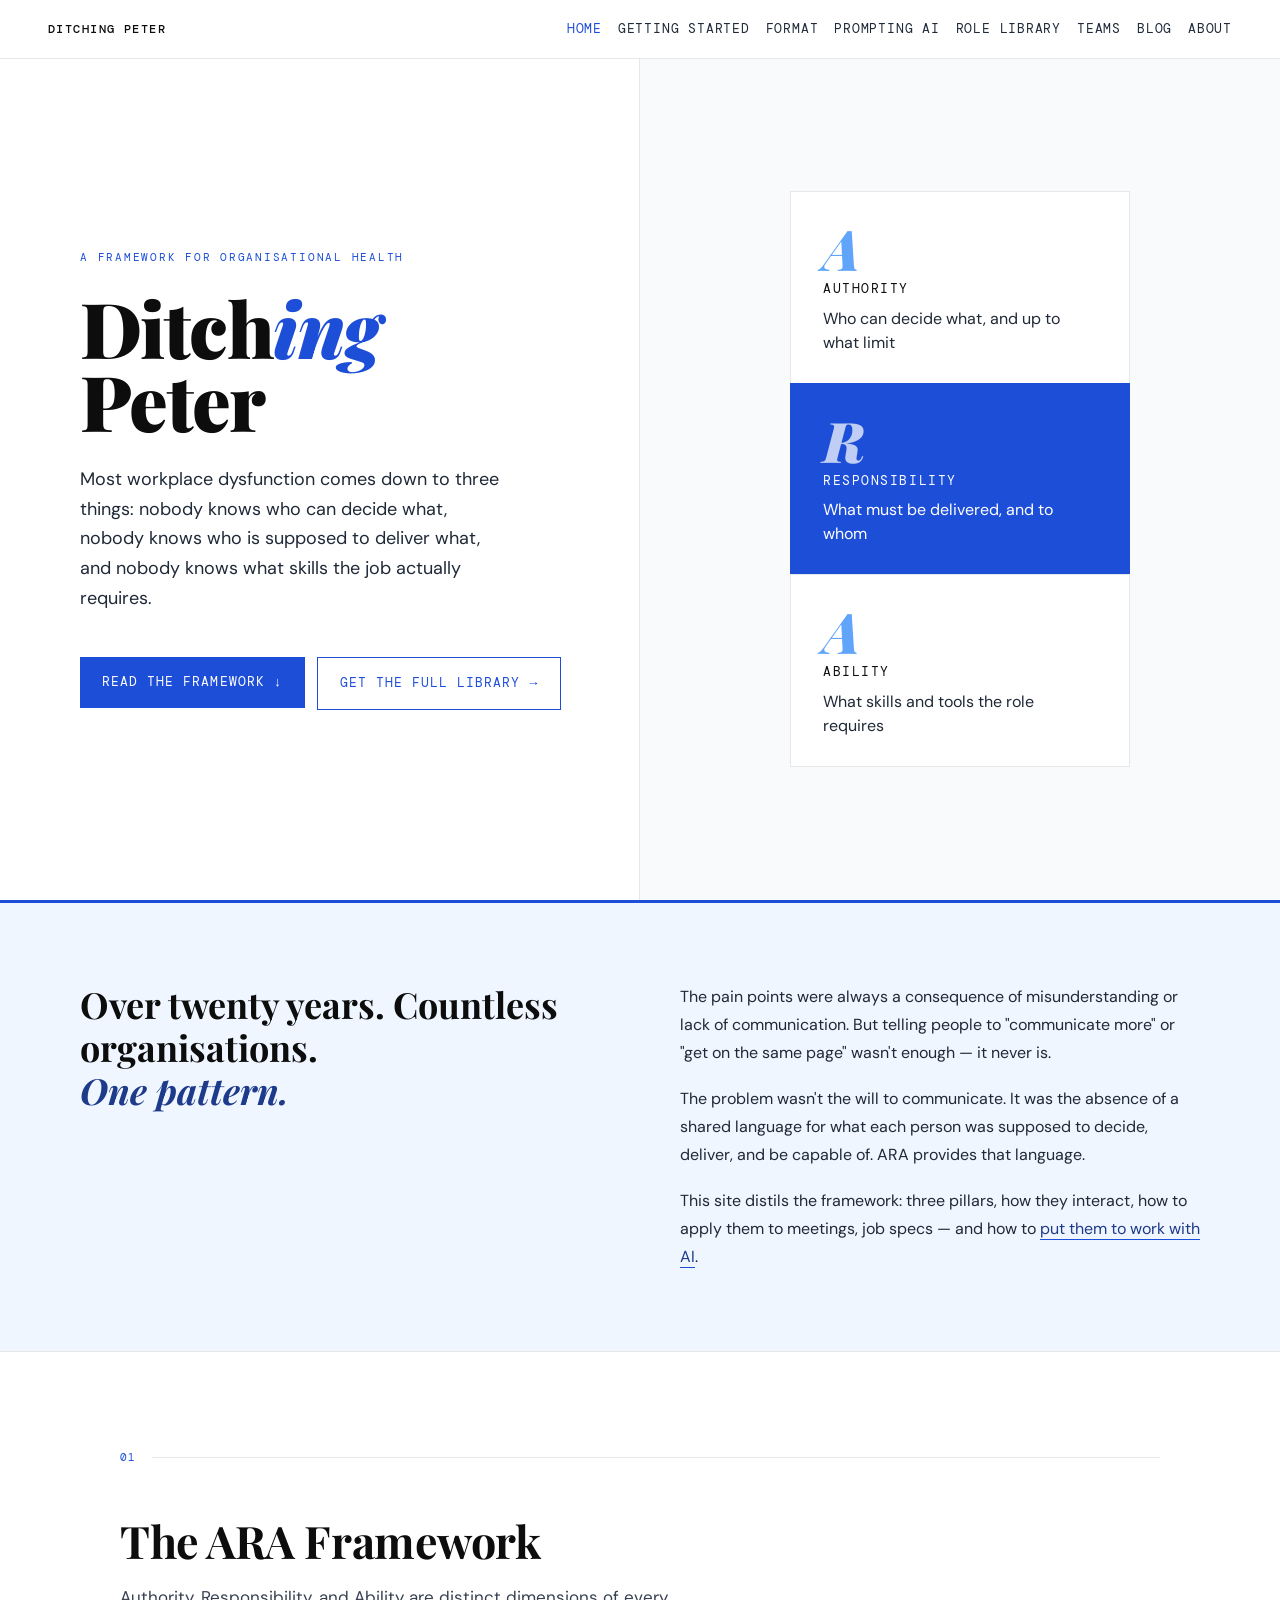
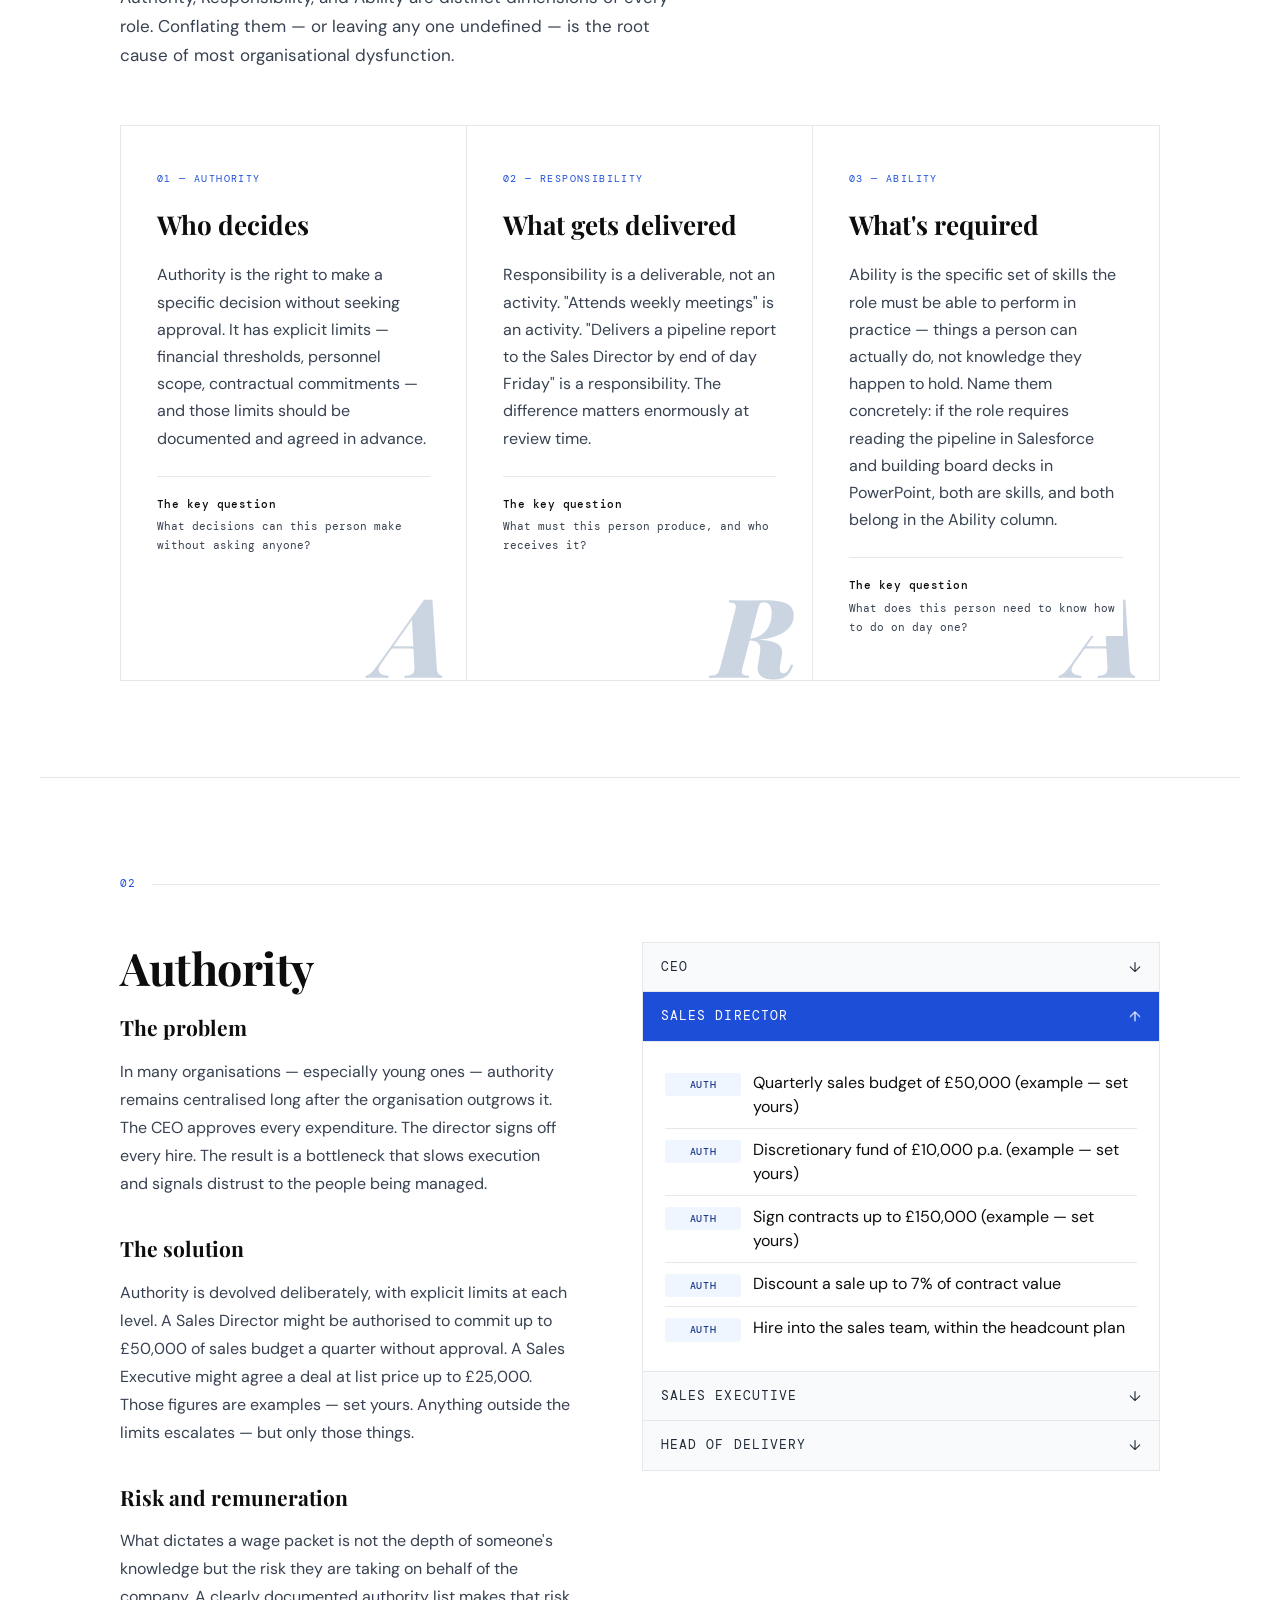
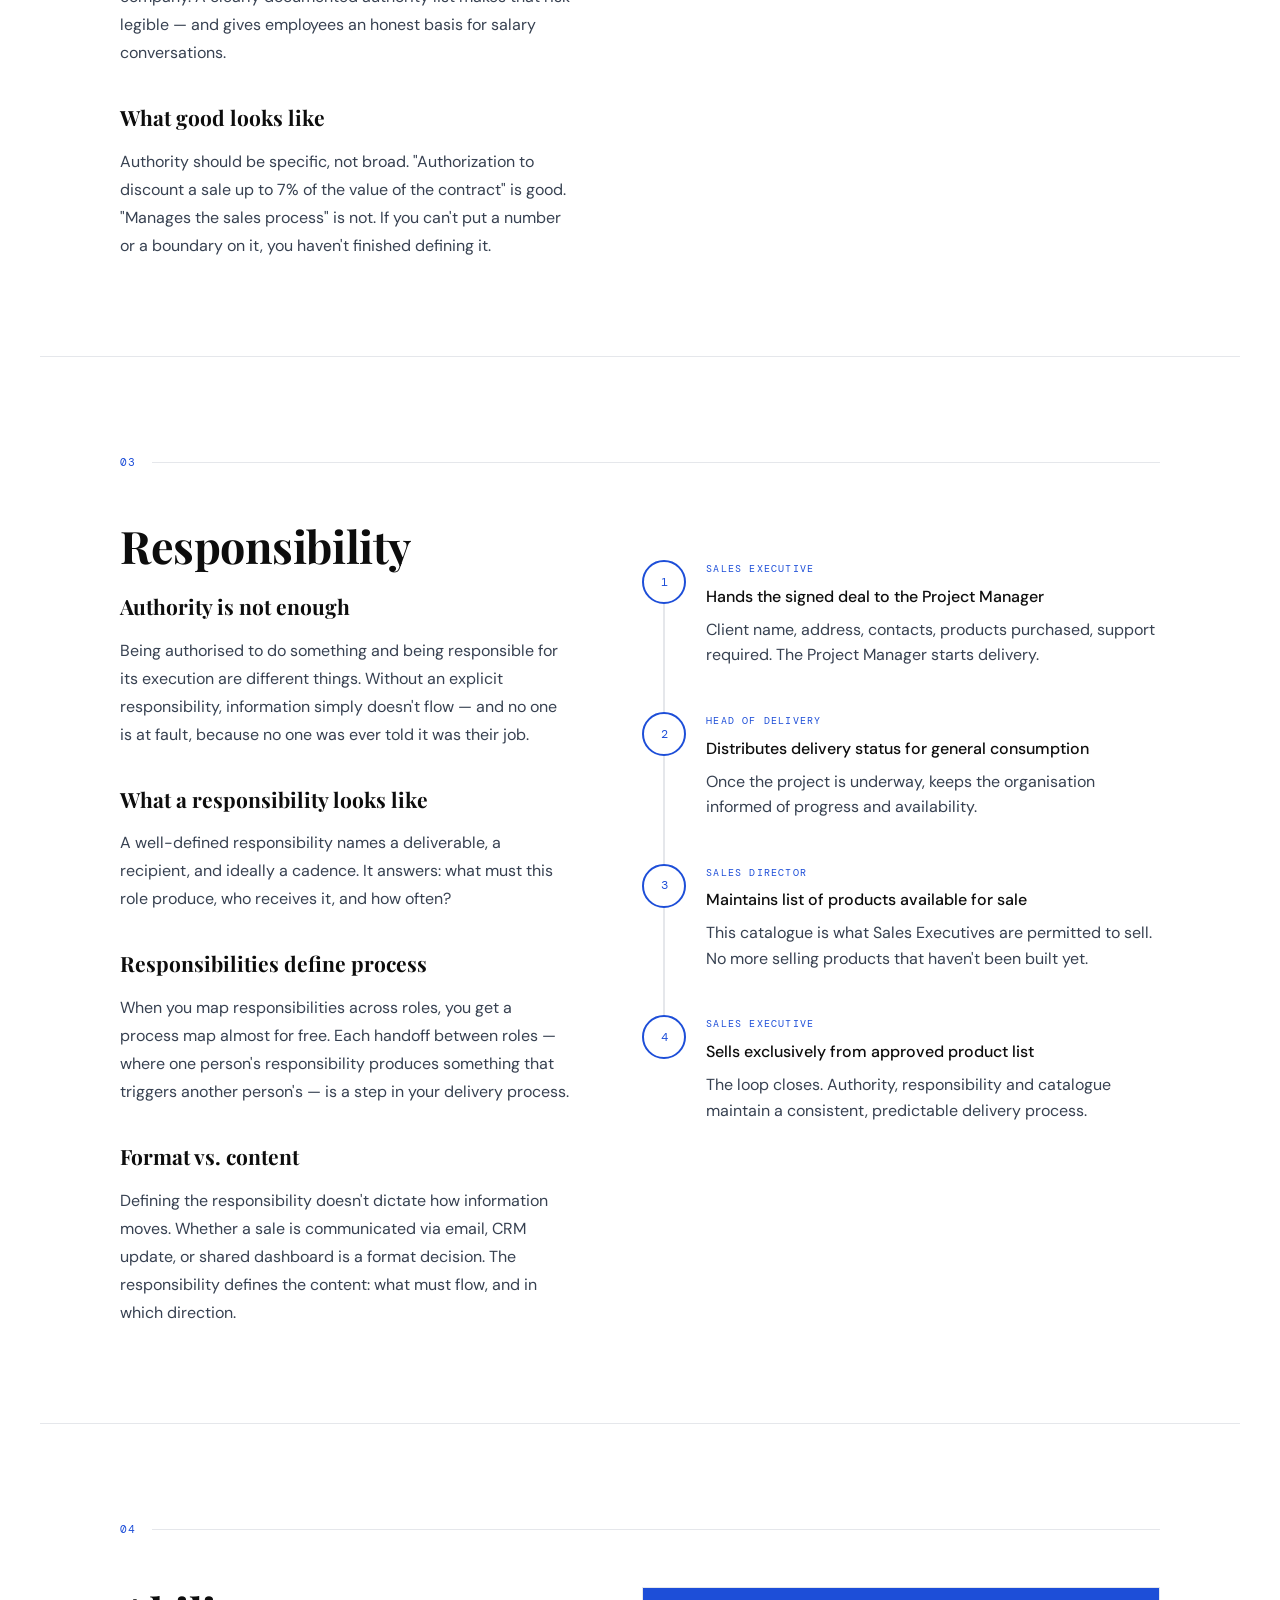
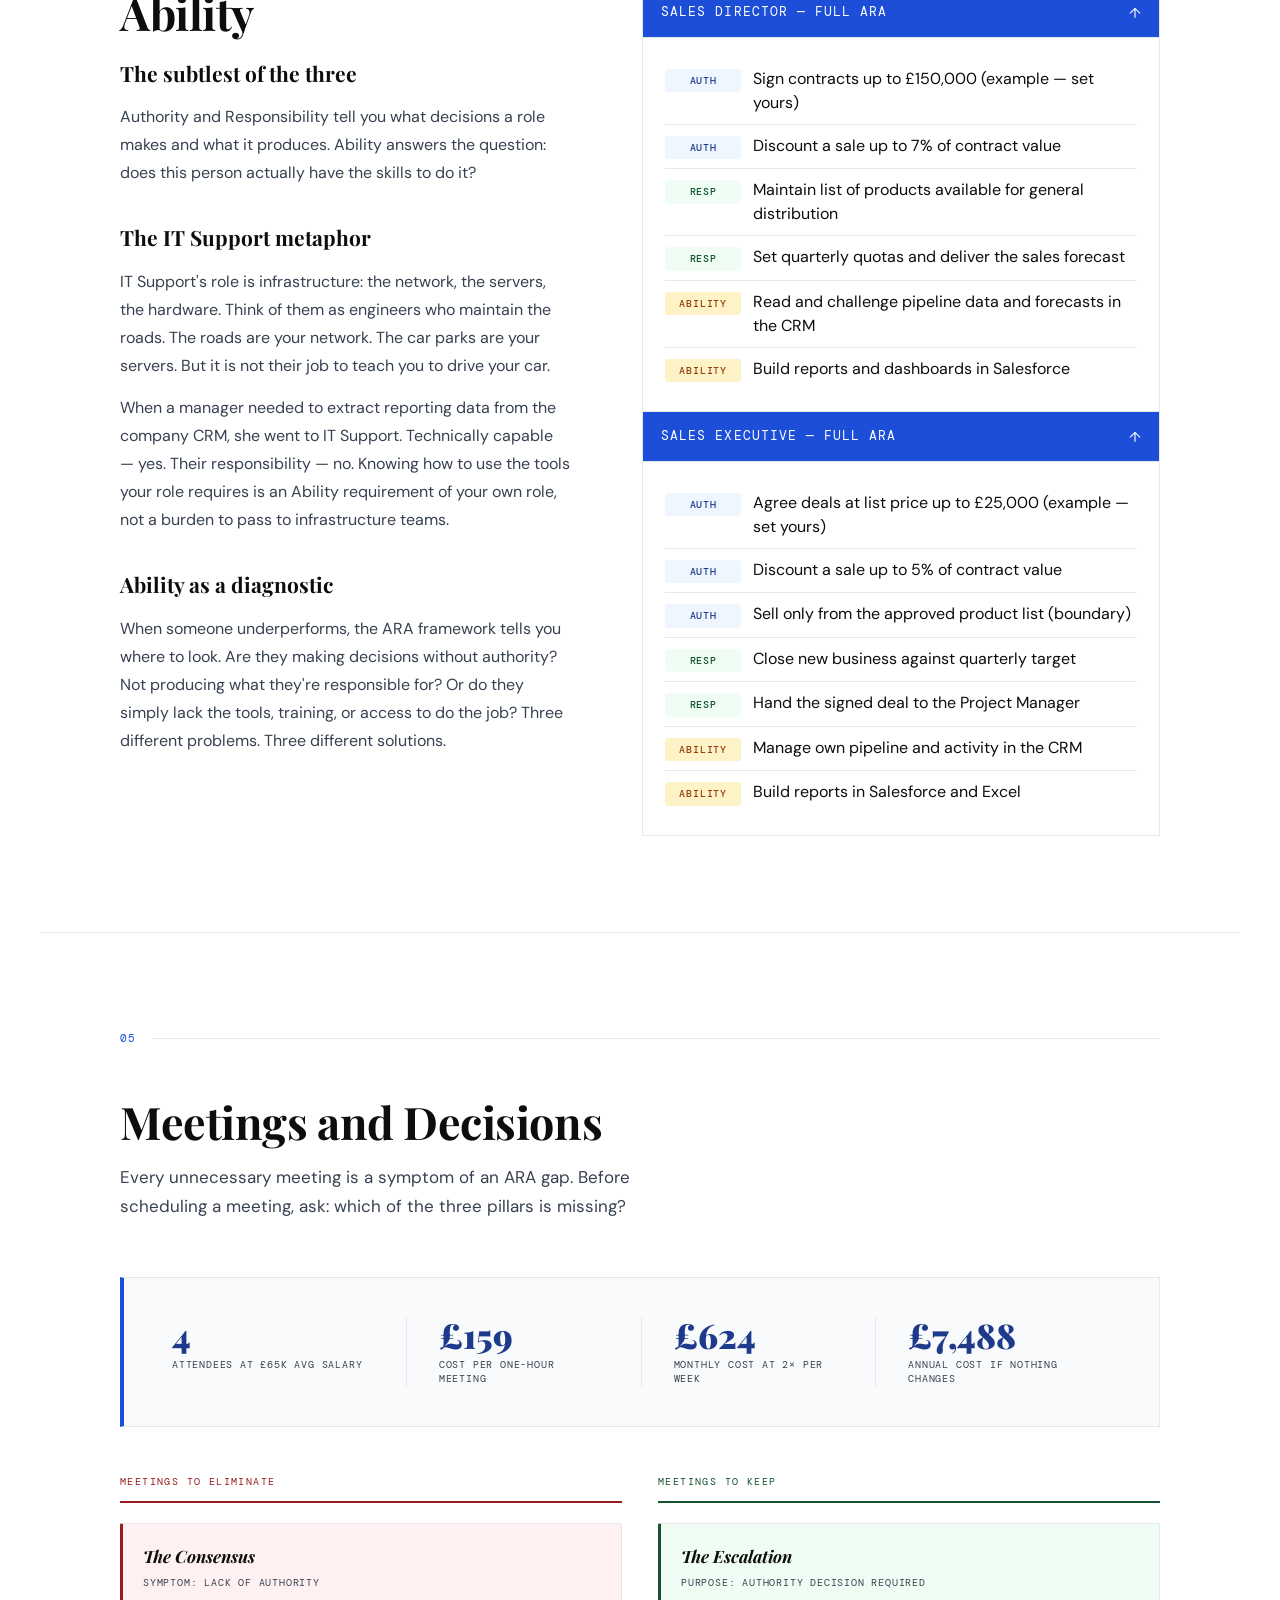
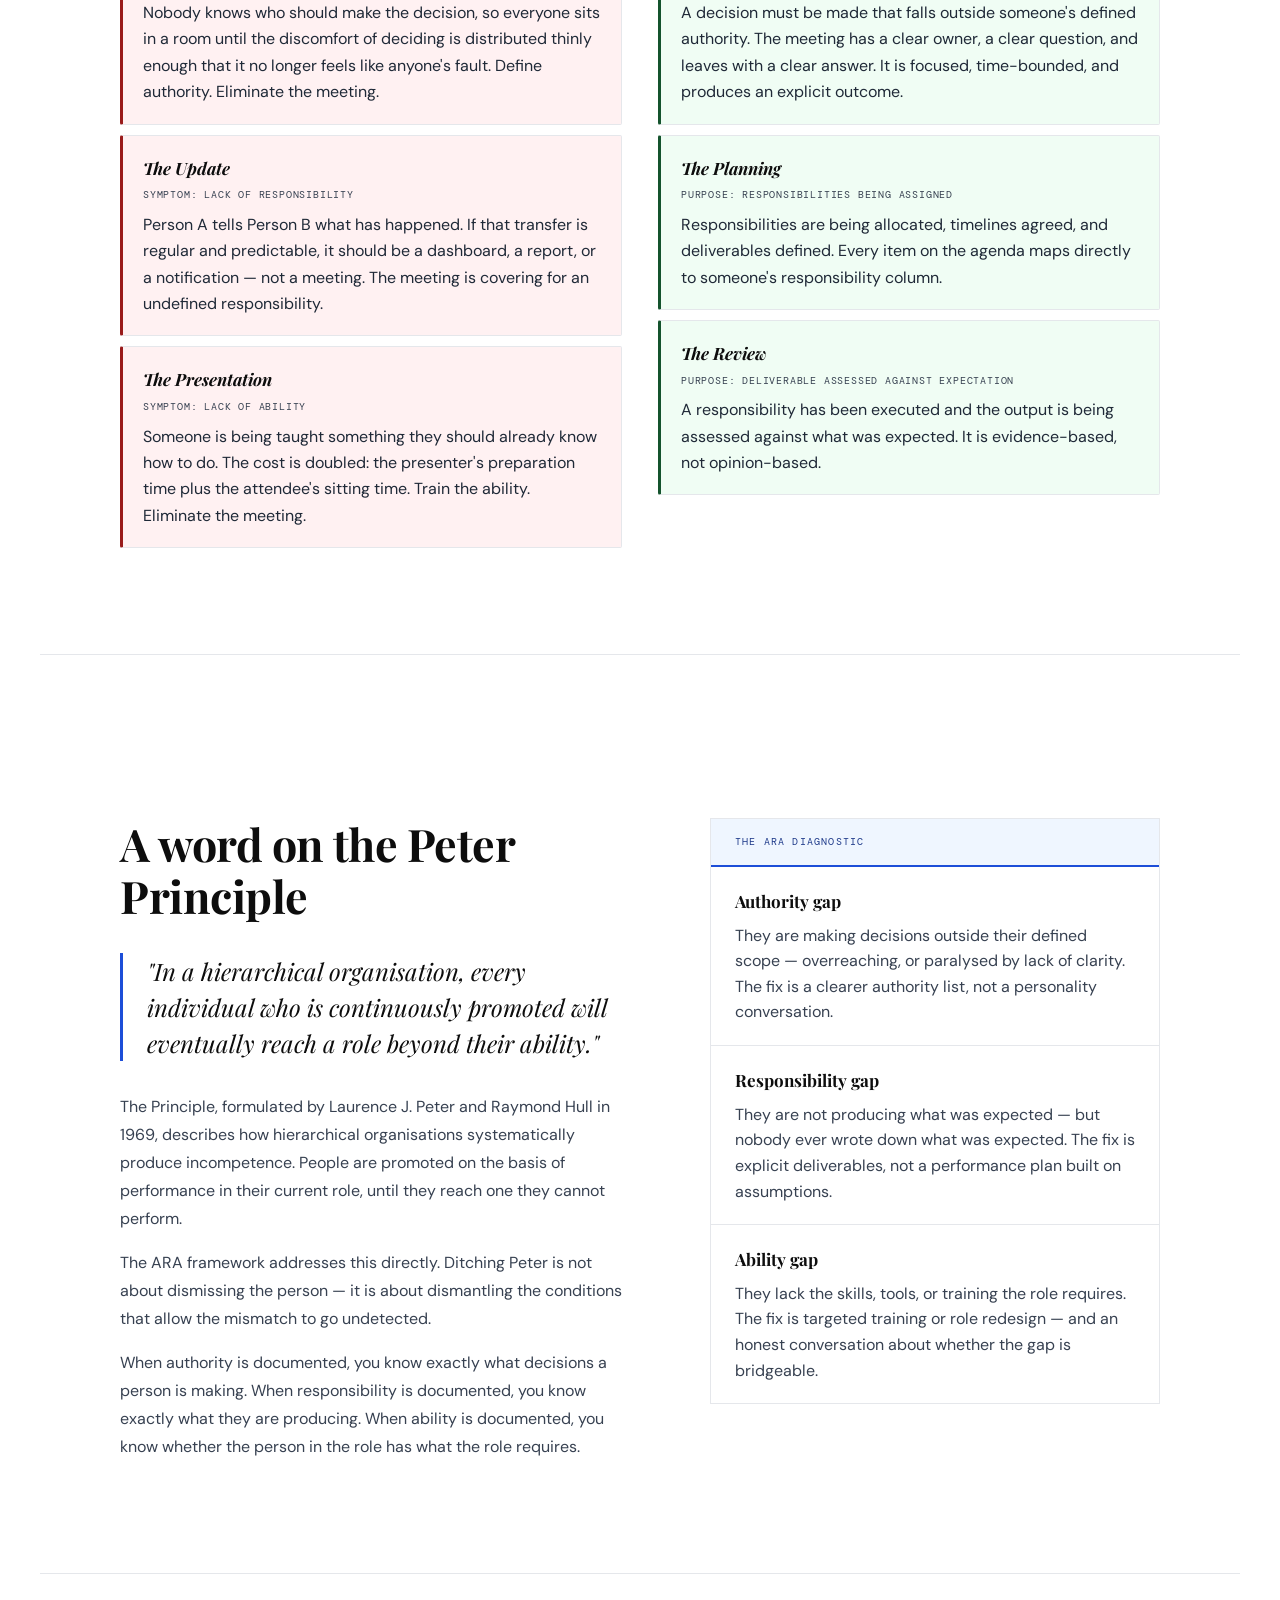
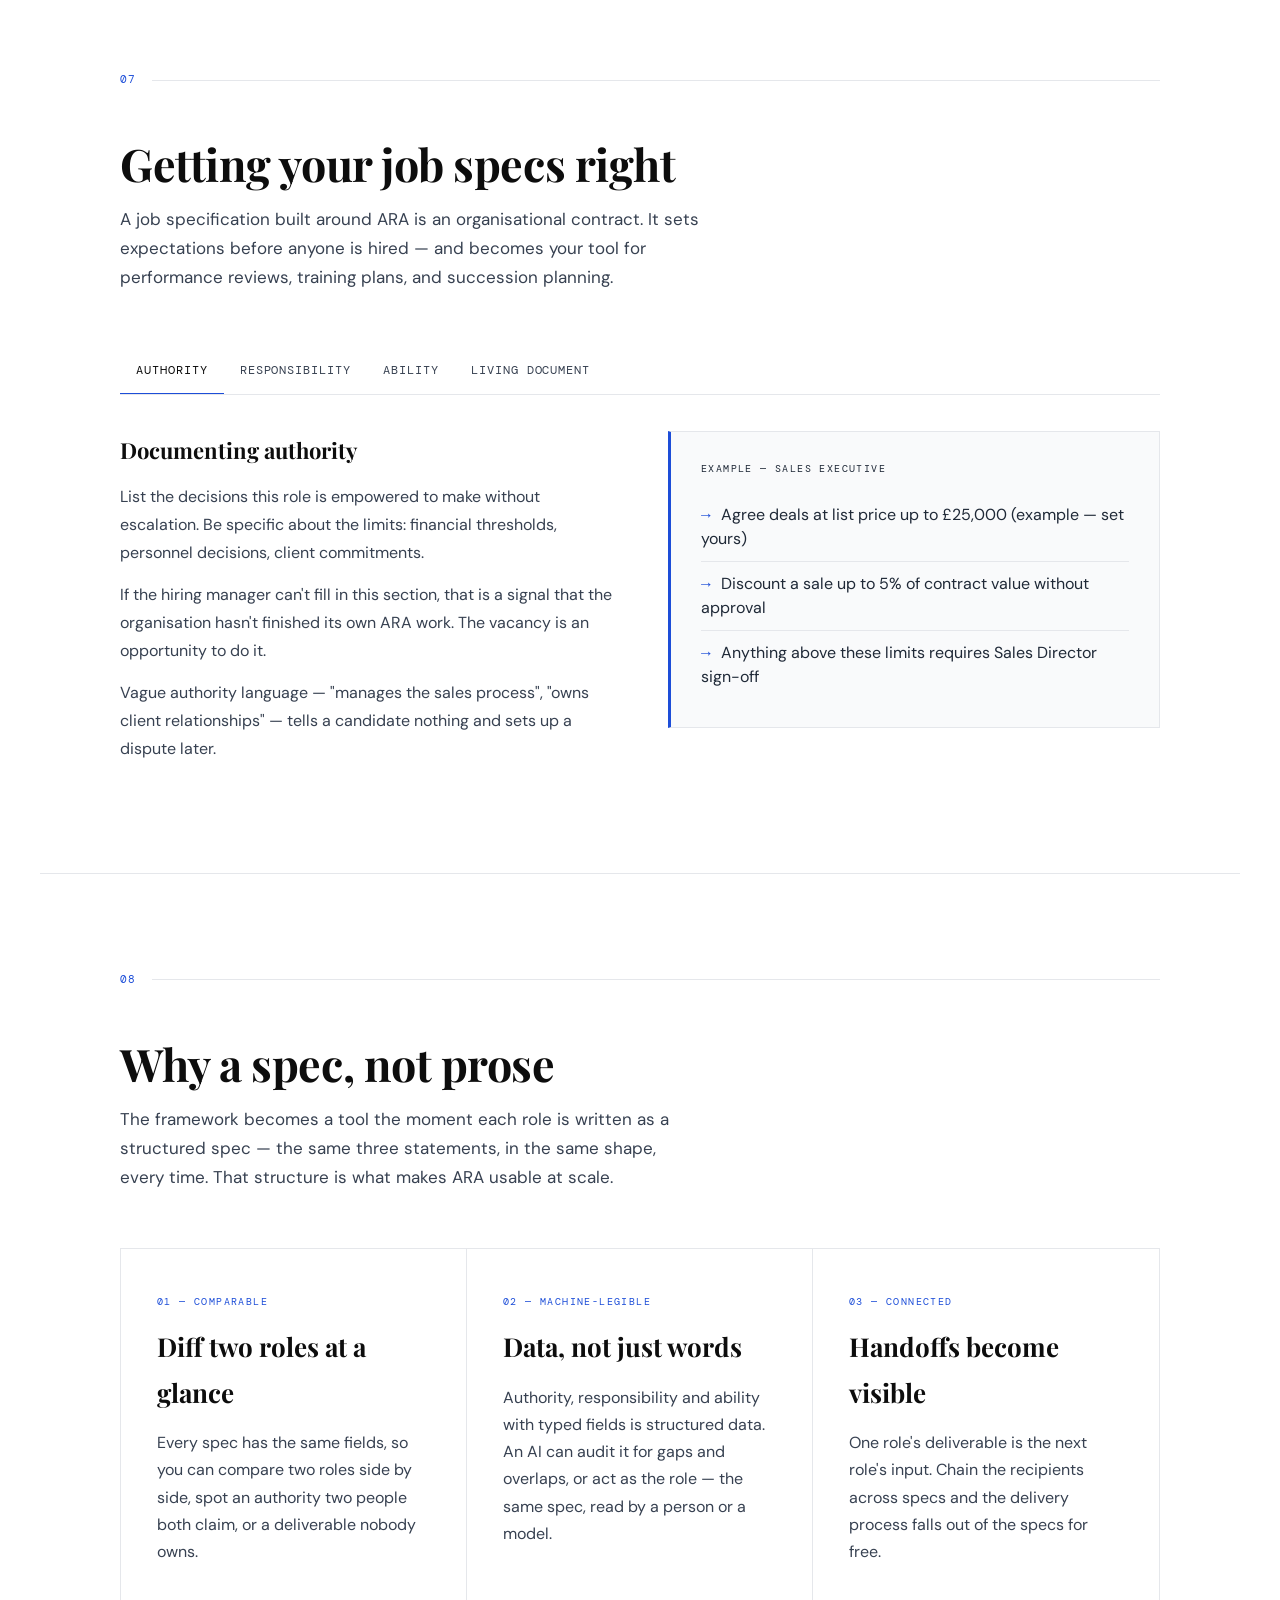
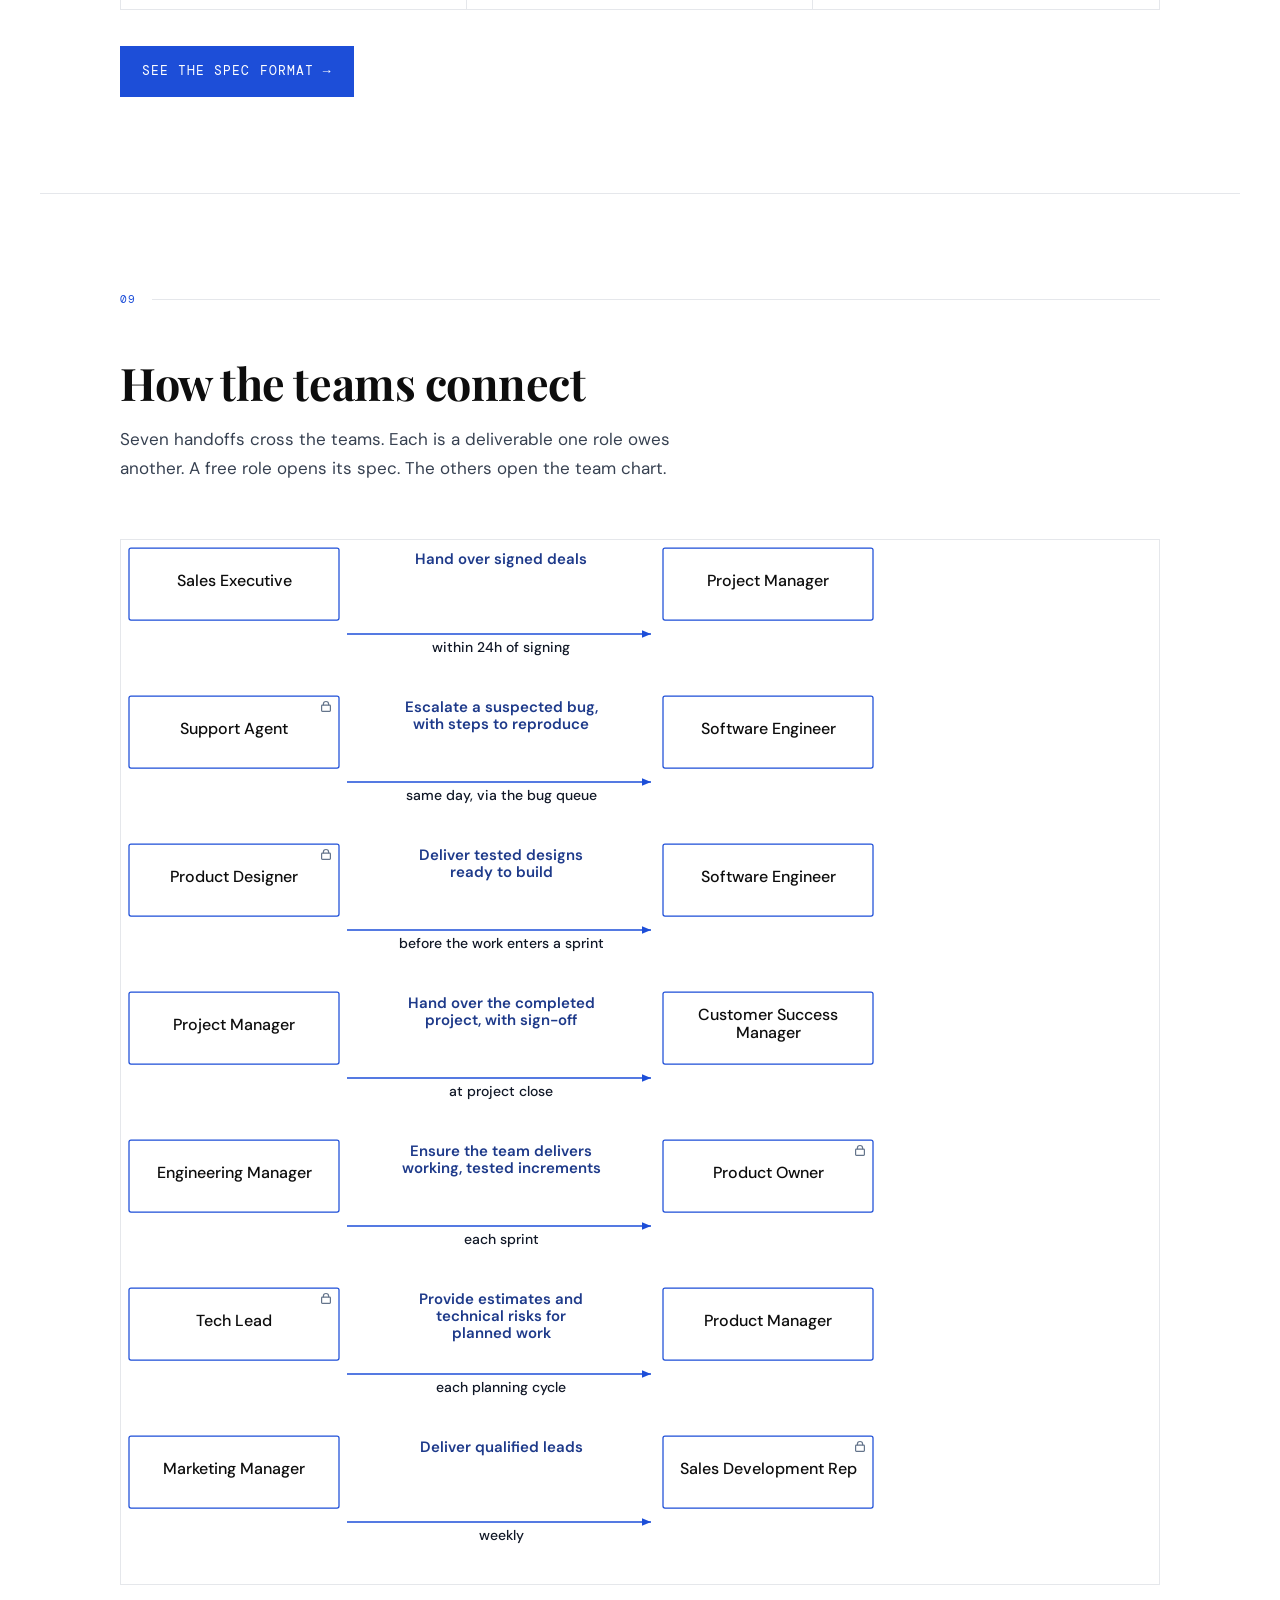
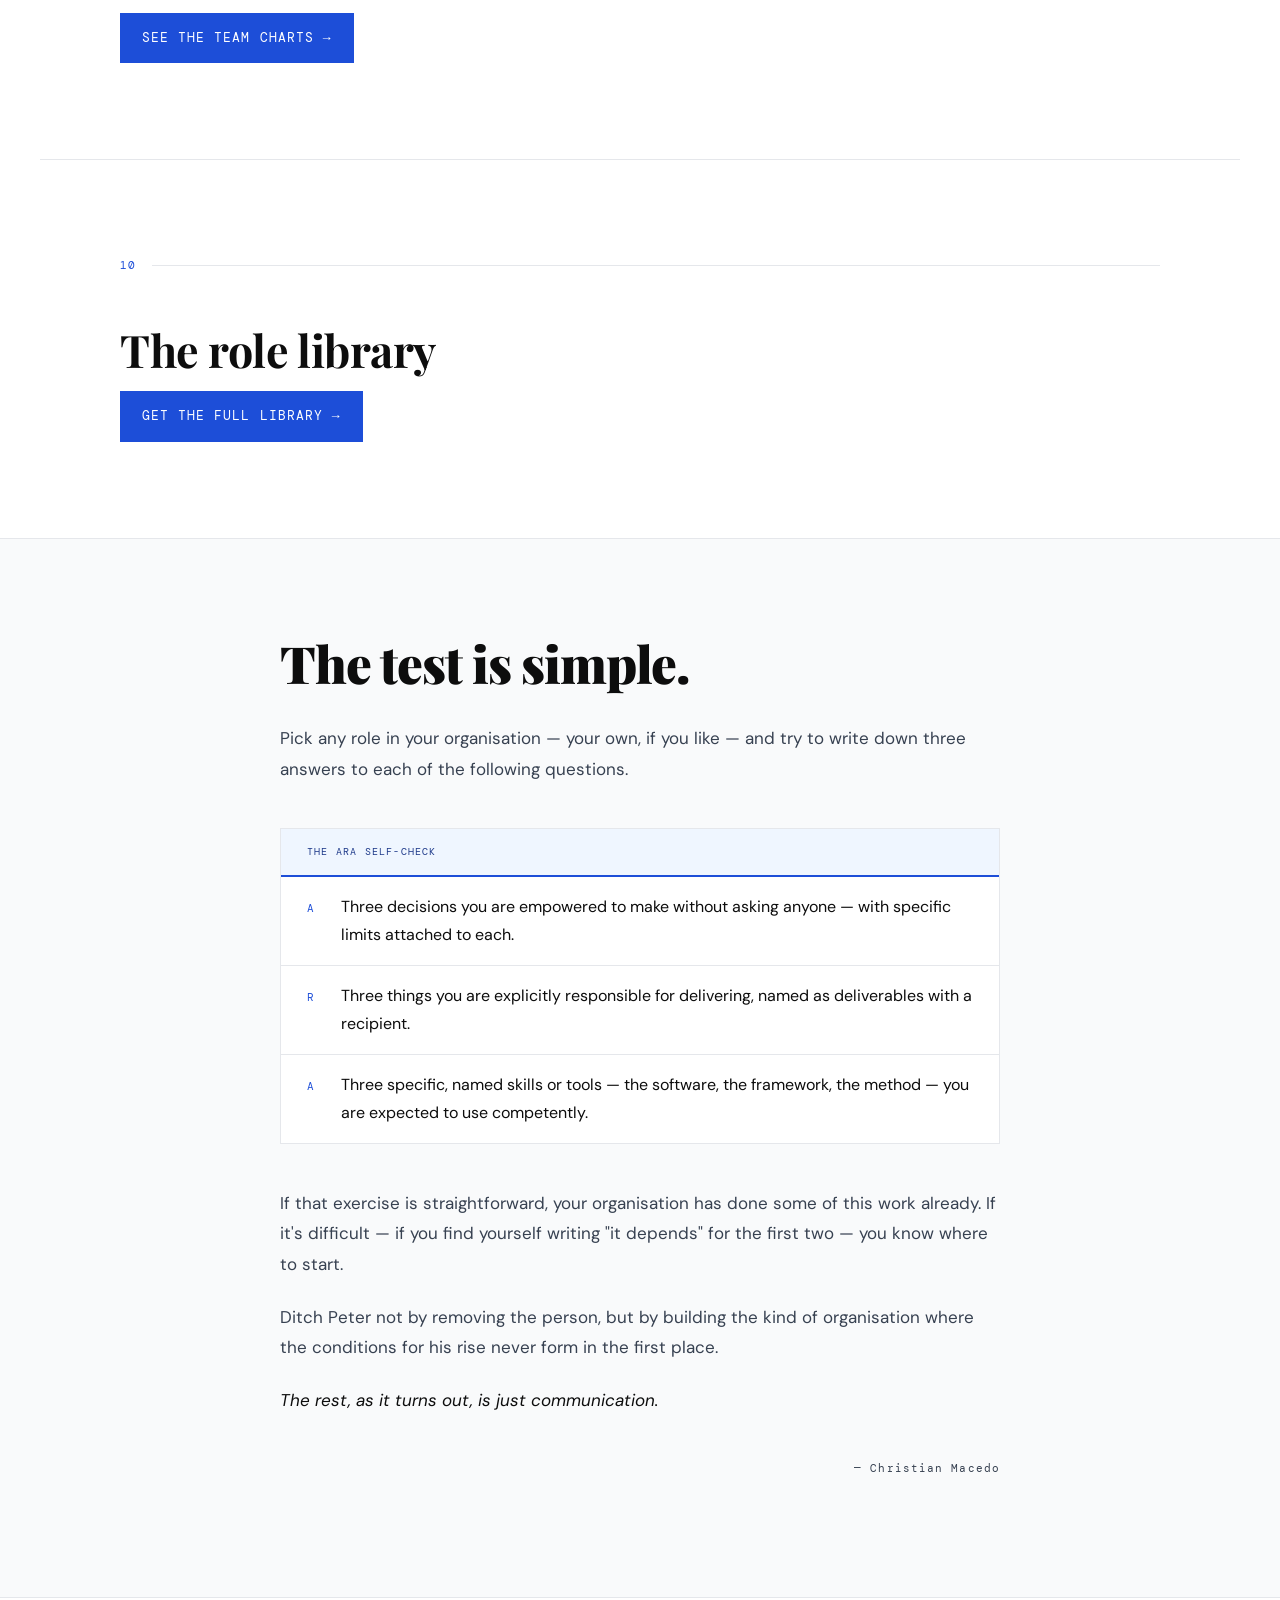
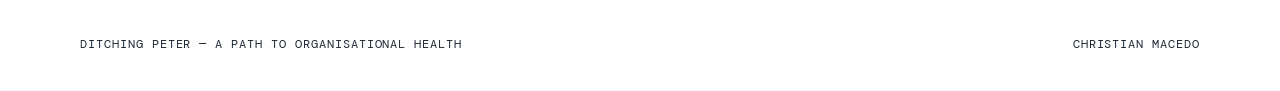
<file: index.html>
<!DOCTYPE html>
<html lang="en">
<head>
<meta charset="UTF-8">
<meta name="viewport" content="width=device-width, initial-scale=1.0">
    <link rel="icon" href="/favicon.svg" type="image/svg+xml">
    <link rel="icon" href="/favicon-32.png" sizes="32x32" type="image/png">
    <link rel="apple-touch-icon" href="/apple-touch-icon.png">
<title>Ditching Peter — A Path to Organisational Health</title>
<meta name="description" content="Authority, Responsibility, and Ability (ARA) — a framework for who can decide, what must be delivered, and which skills a role requires.">
<link rel="canonical" href="https://ditchingpeter.com/">
<link rel="describedby" href="https://ditchingpeter.com/llms.txt">
<meta property="og:title" content="Ditching Peter — A Path to Organisational Health">
<meta property="og:description" content="Authority, Responsibility, and Ability (ARA) — a framework for who can decide, what must be delivered, and which skills a role requires.">
<meta property="og:url" content="https://ditchingpeter.com/">
<meta property="og:type" content="website">
<meta property="og:site_name" content="Ditching Peter">
<meta property="og:locale" content="en_GB">
<script type="application/ld+json">
{
  "@context": "https://schema.org",
  "@graph": [
    {
      "@type": "Organization",
      "@id": "https://ditchingpeter.com/#organization",
      "name": "Ditching Peter",
      "url": "https://ditchingpeter.com/",
      "description": "Ditching Peter publishes ARA — Authority, Responsibility, and Ability — a framework for organisational health.",
      "founder": {
        "@type": "Person",
        "name": "Christian Macedo",
        "url": "https://ditchingpeter.com/about"
      },
      "logo": {
        "@type": "ImageObject",
        "url": "https://ditchingpeter.com/apple-touch-icon.png"
      }
    },
    {
      "@type": "WebSite",
      "@id": "https://ditchingpeter.com/#website",
      "name": "Ditching Peter",
      "url": "https://ditchingpeter.com/",
      "description": "ARA — Authority, Responsibility, Ability — a path to organisational health.",
      "publisher": {
        "@id": "https://ditchingpeter.com/#organization"
      },
      "inLanguage": "en-GB"
    }
  ]
}
</script>
<link rel="preconnect" href="https://fonts.googleapis.com">
<link rel="preconnect" href="https://fonts.gstatic.com" crossorigin>
<link href="https://fonts.googleapis.com/css2?family=Playfair+Display:ital,wght@0,400;0,700;0,900;1,400;1,700&family=DM+Sans:ital,wght@0,300;0,400;0,500;1,300&family=DM+Mono:wght@400;500&display=swap" rel="stylesheet">
<style>
  /* ── FORCE LIGHT MODE — override any OS dark mode ── */
  @media (prefers-color-scheme: dark) {
    html, body { background-color: #ffffff !important; color: #1f2937 !important; }

    body, p, li, span, div, h1, h2, h3, h4, blockquote,
    .detail-body p, .section-intro, .fw-card p, .fw-card-key,
    .process-note, .process-action, .meeting-desc, .meeting-cause,
    .peter-body, .diagnostic-gap-body, .spec-panel-left p,
    .ai-intro, .prompt-body, .ex-input-body, .ex-out-text,
    .ai-principle p, .conclusion-inner p, .diagnostic-item,
    .hero-subtitle, .cost-label, .ara-def, .role-item-text,
    .meeting-name { color: #1f2937 !important; }

    h1, h2, h3, h4, .hero-title, .section-title,
    .detail-body h3, .fw-card h3, .process-action,
    .meeting-name, .spec-panel-left h3, .ai-principle h4,
    .conclusion-inner h2, .peter-quote, .diagnostic-gap-title { color: #0d0d0d !important; }

    nav, .nav-inner, .nav-drawer,
    .hero-text, .hero-diagram,
    section, .full-bleed,
    .fw-card, .framework-grid,
    .role-card, .role-card-body,
    .intro-strip,
    .cost-callout, .price-card, .price-grid,
    .meeting-item, .meeting-item.bad, .meeting-item.good,
    .diagnostic-card, .diagnostic-gap,
    .spec-example,
    .prompt-block, .prompt-body,
    .ex-input, .ex-output, .ex-input-body,
    .ai-section, .ai-principles, .ai-principle,
    .conclusion-wrap, .conclusion-inner, .diagnostic,
    footer { background-color: #ffffff !important; }

    .hero-diagram, .bg-tint, [class*="tint"],
    .role-card-head, .role-card-body,
    .spec-example, .ex-input-head { background-color: #f9fafb !important; }

    .intro-strip { background-color: #eff6ff !important; }
    .meeting-item.bad { background-color: #fff1f2 !important; }
    .meeting-item.good { background-color: #f0fdf4 !important; }
    .ai-section, [class*="ai-section"] { background-color: #f5f3ff !important; }
    .prompt-block-head, .diagnostic-card-head,
    .diagnostic-head, .spec-example-head { background-color: #eff6ff !important; }
    .ex-output-head, .prompt-note { background-color: #f5f3ff !important; }
    .ara-item:nth-child(2) { background-color: #1d4ed8 !important; }
    .ara-item:nth-child(2) .ara-word,
    .ara-item:nth-child(2) .ara-def { color: #ffffff !important; }
    .ara-item:nth-child(2) .ara-letter { color: rgba(255,255,255,0.72) !important; }
    .price-name { color: #1d4ed8 !important; }
    .price-now { color: #0d0d0d !important; }
    .hero-cta { color: #fff !important; }
    .hero-cta-ghost { color: #1d4ed8 !important; background: transparent !important; border-color: #1d4ed8 !important; }

    .rule, [class*="rule"] { border-color: #e5e7eb !important; }
    * { border-color: #e5e7eb; }
  }
  :root {
    --ink:          #0d0d0d;
    --ink-soft:     #1f2937;
    --muted:        #374151;
    --bg:           #ffffff;
    --bg-tint:      #f9fafb;
    --rule:         #e5e7eb;
    --accent:       #1d4ed8;
    --accent-dark:  #1e3a8a;
    --accent-light: #eff6ff;
    --accent-mid:   #2563eb;
    --bad:          #991b1b;
    --bad-light:    #fff1f2;
    --good:         #14532d;
    --good-light:   #f0fdf4;
    --ai:           #4c1d95;
    --ai-mid:       #6d28d9;
    --ai-light:     #f5f3ff;
  }

  /* Explicit light backgrounds on every major container */
  html, body, nav, section, div, header, footer,
  .hero, .hero-text, .hero-diagram,
  .intro-strip, .framework-grid, .fw-card,
  .role-card, .role-card-body, .role-card-head,
  .process-flow, .meeting-item,
  .cost-callout, .meetings-grid,
  .peter-layout, .diagnostic-card,
  .spec-tabs, .spec-panel, .spec-example,
  .prompt-block, .ex-input, .ex-output,
  .ai-principles, .ai-principle,
  .conclusion-wrap, .conclusion-inner, .diagnostic {
    background-color: inherit;
  }

  html { background-color: #ffffff; }
  body { background-color: #ffffff; color: #1f2937; }

  *, *::before, *::after { box-sizing: border-box; margin: 0; padding: 0; }
  html { scroll-behavior: smooth; }

  body {
    background: var(--bg);
    color: var(--ink-soft);
    font-family: 'DM Sans', sans-serif;
    font-weight: 400;
    line-height: 1.75;
    font-size: 17px;
    overflow-x: hidden;
    -webkit-font-smoothing: antialiased;
    text-rendering: optimizeLegibility;
  }

  /* ── NAV ── */
  nav {
    position: fixed; top: 0; left: 0; right: 0;
    z-index: 100;
    background: var(--bg);
    border-bottom: 1px solid var(--rule);
  }
  .nav-inner {
    display: flex; align-items: center; justify-content: space-between;
    padding: 0 16px; height: 58px;
  }
  .nav-logo {
    display: inline-flex; align-items: center; min-height: 44px;
    font-family: 'DM Mono', monospace; font-size: 12px;
    letter-spacing: 0.12em; text-transform: uppercase;
    color: var(--ink); text-decoration: none; font-weight: 500;
  }
  .nav-links { display: none; gap: 4px 16px; list-style: none; }
  .nav-links a {
    display: inline-flex; align-items: center; min-height: 44px;
    font-family: 'DM Mono', monospace; font-size: 13px;
    letter-spacing: 0.06em; text-transform: uppercase;
    color: var(--ink-soft); text-decoration: none;
    transition: color 0.2s; white-space: nowrap;
  }
  .nav-links a:hover { color: var(--accent); }
  .nav-burger {
    display: flex; align-items: center; justify-content: center;
    width: 44px; height: 44px; flex-direction: column; gap: 5px;
    cursor: pointer; padding: 0; background: none; border: none;
  }
  .nav-burger span {
    display: block; width: 22px; height: 2px;
    background: var(--ink); transition: transform 0.3s, opacity 0.3s;
  }
  .nav-burger.open span:nth-child(1) { transform: translateY(7px) rotate(45deg); }
  .nav-burger.open span:nth-child(2) { opacity: 0; }
  .nav-burger.open span:nth-child(3) { transform: translateY(-7px) rotate(-45deg); }
  .nav-drawer {
    display: none; flex-direction: column;
    padding: 8px 24px 20px; border-top: 1px solid var(--rule);
    background: var(--bg);
  }
  .nav-drawer.open { display: flex; }
  .nav-drawer a {
    display: flex; align-items: center; min-height: 48px;
    font-family: 'DM Mono', monospace; font-size: 15px;
    letter-spacing: 0.06em; text-transform: uppercase;
    color: var(--ink-soft); text-decoration: none;
    padding: 12px 0; border-bottom: 1px solid var(--rule);
    transition: color 0.2s;
  }
  .nav-drawer a:last-child { border-bottom: none; }
  .nav-drawer a:hover { color: var(--accent); }

  /* ── HERO ── */
  .hero {
    min-height: auto; display: grid;
    grid-template-columns: 1fr; padding-top: 58px;
  }
  .hero-text {
    display: flex; flex-direction: column; justify-content: center;
    padding: 40px 22px 36px;
    border-bottom: 1px solid var(--rule);
  }
  .hero-eyebrow {
    font-family: 'DM Mono', monospace; font-size: 11px;
    letter-spacing: 0.16em; text-transform: uppercase;
    color: var(--accent); margin-bottom: 24px;
  }
  .hero-title {
    font-family: 'Playfair Display', serif;
    font-size: clamp(52px, 6vw, 88px);
    font-weight: 900; line-height: 0.95;
    letter-spacing: -0.02em; margin-bottom: 28px; color: var(--ink);
  }
  .hero-title em { font-style: italic; color: var(--accent); }
  .hero-subtitle {
    font-size: 18px; font-weight: 400; color: var(--ink-soft);
    max-width: 420px; line-height: 1.65; margin-bottom: 44px;
  }
  .hero-cta {
    display: inline-flex; align-items: center; justify-content: center; gap: 10px;
    min-height: 48px;
    background: var(--accent); color: #fff;
    text-decoration: none; padding: 14px 22px;
    font-family: 'DM Mono', monospace; font-size: 13px;
    letter-spacing: 0.08em; text-transform: uppercase;
    transition: background 0.2s; align-self: flex-start;
  }
  .hero-cta:hover { background: var(--accent-dark); }
  .hero-actions { display: flex; flex-wrap: wrap; gap: 12px; }
  .hero-cta-ghost {
    background: transparent; color: var(--accent);
    border: 1px solid var(--accent);
  }
  .hero-cta-ghost:hover { background: var(--accent-light); }
  .hero-diagram {
    display: flex; align-items: center; justify-content: center;
    background: var(--bg-tint); padding: 32px 22px 40px;
  }
  .ara-diagram { display: flex; flex-direction: column; width: 100%; max-width: 100%; }
  .ara-item {
    background: var(--bg); border: 1px solid var(--rule);
    border-bottom: none; padding: 28px 32px;
    opacity: 0; transform: translateX(16px);
    animation: slideIn 0.5s forwards;
  }
  .ara-item:last-child { border-bottom: 1px solid var(--rule); }
  .ara-item:nth-child(1) { animation-delay: 0.2s; }
  .ara-item:nth-child(2) { animation-delay: 0.4s; background: var(--accent); border-color: var(--accent); }
  .ara-item:nth-child(2) .ara-letter { color: rgba(255,255,255,0.72); }
  .ara-item:nth-child(2) .ara-word { color: #fff; letter-spacing: 0.12em; }
  .ara-item:nth-child(2) .ara-def { color: #fff; font-weight: 400; }
  .ara-item:nth-child(3) { animation-delay: 0.6s; }
  @keyframes slideIn { to { opacity: 1; transform: translateX(0); } }
  .ara-letter {
    font-family: 'Playfair Display', serif; font-size: 56px;
    font-weight: 900; font-style: italic; color: #60a5fa;
    line-height: 1; margin-bottom: 2px;
  }
  .ara-word {
    font-family: 'DM Mono', monospace; font-size: 13px;
    letter-spacing: 0.12em; text-transform: uppercase;
    color: var(--ink); margin-bottom: 6px;
  }
  .ara-def { font-size: 16px; color: var(--ink-soft); line-height: 1.5; }

  /* ── SECTION CHROME ── */
  .section-header {
    display: flex; align-items: center; gap: 16px; margin-bottom: 48px;
  }
  .section-num {
    font-family: 'DM Mono', monospace; font-size: 11px;
    color: var(--accent); letter-spacing: 0.1em; flex-shrink: 0;
  }
  .section-rule { flex: 1; height: 1px; background: var(--rule); }

  section {
    padding: 56px 22px; max-width: 1200px; margin: 0 auto;
  }
  section + section { border-top: 1px solid var(--rule); }
  .full-bleed { max-width: none; padding-left: 0; padding-right: 0; }

  h2.section-title {
    font-family: 'Playfair Display', serif;
    font-size: clamp(30px, 3.5vw, 46px);
    font-weight: 700; line-height: 1.15;
    margin-bottom: 16px; letter-spacing: -0.01em; color: var(--ink);
  }
  .section-intro {
    color: var(--muted); font-size: 17px;
    max-width: 580px; margin-bottom: 56px; line-height: 1.7;
  }
  .org-scroll {
    overflow-x: auto; max-width: 100%;
    border: 1px solid var(--rule); background: #fff;
    -webkit-overflow-scrolling: touch;
  }
  .org-scroll svg { display: block; max-width: none; height: auto; }
  .org-scroll.can-scroll { box-shadow: inset -22px 0 16px -14px rgba(15, 23, 42, 0.4); }
  .scroll-hint {
    font-family: 'DM Mono', monospace; font-size: 13px;
    letter-spacing: 0.03em; color: var(--ink-soft); margin: 0 0 8px;
  }
  .scroll-hint[hidden] { display: none; }
  .connect-stack { display: flex; flex-direction: column; gap: 12px; }
  .connect-wide { display: none; }
  .connect-card { border: 1px solid var(--rule); background: #fff; padding: 8px 14px 12px; }
  .connect-card a {
    display: flex; align-items: center; justify-content: space-between; gap: 10px;
    min-height: 44px; color: var(--ink); text-decoration: none;
    font-size: 16px; font-weight: 500; line-height: 1.35;
  }
  .connect-card .lock-icon { flex: none; color: var(--muted); }
  .visually-hidden { position: absolute; width: 1px; height: 1px; padding: 0; margin: -1px; overflow: hidden; clip: rect(0,0,0,0); white-space: nowrap; border: 0; }
  .connect-flow { margin: 2px 0 2px 8px; padding: 4px 0 4px 12px; border-left: 2px solid var(--accent); }
  .connect-deliver { font-size: 16px; color: var(--accent-dark); font-weight: 500; line-height: 1.4; }
  .connect-when { font-size: 16px; color: var(--ink-soft); line-height: 1.4; margin-top: 2px; }

  /* ── INTRO STRIP ── */
  .intro-strip {
    background: var(--accent-light);
    border-top: 3px solid var(--accent);
    border-bottom: 1px solid var(--rule);
    padding: 48px 22px; display: grid;
    grid-template-columns: 1fr; gap: 24px; align-items: start;
  }
  .intro-strip h2 {
    font-family: 'Playfair Display', serif; font-size: 30px;
    font-weight: 700; line-height: 1.2; color: var(--ink);
  }
  .intro-strip h2 em { font-style: italic; color: var(--accent-dark); }
  .intro-strip p {
    color: var(--ink-soft); font-size: 16px;
    line-height: 1.75; margin-bottom: 18px;
  }
  .intro-strip p:last-child { margin-bottom: 0; }

  /* ── FRAMEWORK GRID ── */
  .framework-grid {
    display: grid; grid-template-columns: 1fr;
    border: 1px solid var(--rule); margin-bottom: 0;
  }
  .fw-card {
    padding: 28px 22px; border-right: none; border-bottom: 1px solid var(--rule);
    position: relative; overflow: hidden;
  }
  .fw-card:last-child { border-bottom: none; }
  .fw-card::before {
    content: attr(data-letter);
    position: absolute; bottom: -8px; right: 16px;
    font-family: 'Playfair Display', serif; font-size: 80px;
    font-weight: 900; font-style: italic; color: #cbd5e1;
    line-height: 1; pointer-events: none; transition: color 0.3s;
  }
  .fw-card:hover::before { color: #bfdbfe; }
  .fw-card-tag {
    font-family: 'DM Mono', monospace; font-size: 10px;
    letter-spacing: 0.14em; text-transform: uppercase;
    color: var(--accent); margin-bottom: 14px; display: block;
  }
  .fw-card h3 {
    font-family: 'Playfair Display', serif; font-size: 26px;
    font-weight: 700; margin-bottom: 14px; color: var(--ink);
  }
  .fw-card p { font-size: 16px; color: var(--muted); line-height: 1.7; position: relative; z-index: 1; }
  .fw-card-key {
    margin-top: 24px; padding-top: 18px; border-top: 1px solid var(--rule);
    font-family: 'DM Mono', monospace; font-size: 11px;
    color: var(--muted); line-height: 1.7; position: relative; z-index: 1;
  }
  .fw-card-key strong {
    color: var(--ink); font-weight: 500; display: block;
    margin-bottom: 4px; letter-spacing: 0.04em;
  }

  /* ── DETAIL LAYOUT ── */
  .detail-layout {
    display: grid; grid-template-columns: 1fr;
    gap: 32px; align-items: start;
  }
  .detail-body h3 {
    font-family: 'Playfair Display', serif; font-size: 21px;
    font-weight: 700; margin-bottom: 12px; margin-top: 32px; color: var(--ink);
  }
  .detail-body h3:first-child { margin-top: 0; }
  .detail-body p {
    font-size: 16px; color: var(--muted); line-height: 1.75; margin-bottom: 14px;
  }
  .detail-body p:last-child { margin-bottom: 0; }

  /* ── ROLE CARDS ── */
  .role-stack { display: flex; flex-direction: column; }
  .role-card { border: 1px solid var(--rule); border-bottom: none; }
  .role-card:last-child { border-bottom: 1px solid var(--rule); }
  .role-card-head {
    min-height: 48px; padding: 12px 18px; display: flex; align-items: center;
    justify-content: space-between; cursor: pointer; user-select: none;
    transition: background 0.15s; background: var(--bg-tint);
  }
  .role-card-head:hover { background: var(--accent-light); }
  .role-card-head.open { background: var(--accent); color: #ffffff; }
  .role-card-head.open .role-card-title { color: #ffffff; }
  .role-card-head.open .role-card-arrow  { color: #ffffff; }
  .role-card-title {
    font-family: 'DM Mono', monospace; font-size: 13px;
    letter-spacing: 0.08em; text-transform: uppercase;
  }
  .role-card-arrow { font-size: 14px; transition: transform 0.3s; }
  .role-card-head.open .role-card-arrow { transform: rotate(180deg); }
  .role-card-body {
    display: none; padding: 20px 22px;
    background: var(--bg); border-top: 1px solid var(--rule);
  }
  .role-card-body.open { display: block; }
  .role-item {
    display: grid; grid-template-columns: 76px minmax(0,1fr);
    gap: 12px; padding: 9px 0;
    border-bottom: 1px solid var(--rule);
    font-size: 16px; align-items: baseline;
  }
  .role-item:last-child { border-bottom: none; }
  .role-item-type {
    font-family: 'DM Mono', monospace; font-size: 10px;
    letter-spacing: 0.08em; text-transform: uppercase;
    padding: 3px 6px; border-radius: 3px; text-align: center;
    font-weight: 500; align-self: start; margin-top: 2px;
  }
  .type-auth   { background: var(--accent-light); color: var(--accent-dark); }
  .type-resp   { background: var(--good-light);   color: var(--good); }
  .type-ability{ background: #fef3c7;              color: #92400e; }
  .role-item-text { color: var(--ink); line-height: 1.5; }

  /* ── PROCESS FLOW ── */
  .process-flow { margin: 40px 0; position: relative; }
  .process-step {
    display: grid; grid-template-columns: 44px 1fr;
    gap: 20px; position: relative;
  }
  .process-step::before {
    content: ''; position: absolute; left: 21px; top: 44px; bottom: -44px;
    width: 2px; background: var(--rule);
  }
  .process-step:last-child::before { display: none; }
  .process-num {
    width: 44px; height: 44px; border: 2px solid var(--accent);
    border-radius: 50%; display: flex; align-items: center; justify-content: center;
    font-family: 'DM Mono', monospace; font-size: 12px; color: var(--accent);
    background: var(--bg); flex-shrink: 0; position: relative; z-index: 1;
  }
  .process-content { padding-bottom: 44px; }
  .process-role {
    font-family: 'DM Mono', monospace; font-size: 10px;
    letter-spacing: 0.12em; text-transform: uppercase;
    color: var(--accent); margin-bottom: 5px;
  }
  .process-action { font-size: 16px; font-weight: 500; margin-bottom: 6px; color: var(--ink); }
  .process-note { font-size: 16px; color: var(--muted); line-height: 1.6; }

  /* ── MEETINGS ── */
  .meetings-grid { display: grid; grid-template-columns: 1fr; gap: 28px; margin-bottom: 0; }
  .meetings-col-head {
    font-family: 'DM Mono', monospace; font-size: 10px;
    letter-spacing: 0.14em; text-transform: uppercase;
    padding: 10px 0; border-bottom: 2px solid; margin-bottom: 20px;
  }
  .meetings-col-head.bad  { border-color: var(--bad);  color: var(--bad); }
  .meetings-col-head.good { border-color: var(--good); color: var(--good); }
  .meeting-item {
    padding: 18px 20px; border: 1px solid var(--rule);
    margin-bottom: 10px; border-radius: 2px;
  }
  .meeting-item.bad  { border-left: 3px solid var(--bad);  background: var(--bad-light); }
  .meeting-item.good { border-left: 3px solid var(--good); background: var(--good-light); }
  .meeting-name {
    font-family: 'Playfair Display', serif; font-size: 17px;
    font-weight: 700; font-style: italic; margin-bottom: 3px; color: var(--ink);
  }
  .meeting-cause {
    font-family: 'DM Mono', monospace; font-size: 10px;
    letter-spacing: 0.08em; text-transform: uppercase;
    color: var(--muted); margin-bottom: 8px;
  }
  .meeting-desc { font-size: 16px; color: var(--ink-soft); line-height: 1.65; }

  .cost-callout {
    background: var(--bg-tint); border: 1px solid var(--rule);
    border-left: 4px solid var(--accent);
    padding: 24px 18px; display: grid; grid-template-columns: 1fr 1fr;
    gap: 20px 16px; margin: 0 0 36px;
  }
  .cost-stat { padding: 0; border-right: none; }
  .cost-stat:first-child { padding-left: 0; }
  .cost-stat:last-child  { border-right: none; }
  .cost-value {
    font-family: 'Playfair Display', serif; font-size: 28px;
    font-weight: 900; color: var(--accent-dark); line-height: 1; margin-bottom: 6px;
  }
  .cost-label {
    font-family: 'DM Mono', monospace; font-size: 10px;
    letter-spacing: 0.08em; text-transform: uppercase;
    color: var(--muted); line-height: 1.4;
  }

  .price-grid {
    display: grid; grid-template-columns: 1fr;
    border: 1px solid var(--rule); background: var(--bg); margin-bottom: 8px;
  }
  .price-card { padding: 28px 22px; background: var(--bg); border-right: none; border-bottom: 1px solid var(--rule); }
  .price-card:last-child { border-bottom: none; }
  .price-name {
    font-family: 'DM Mono', monospace; font-size: 11px;
    letter-spacing: 0.14em; text-transform: uppercase;
    color: var(--accent); margin-bottom: 12px;
  }
  .price-now {
    font-family: 'Playfair Display', serif; font-size: 48px;
    font-weight: 900; color: var(--ink); line-height: 1;
  }
  .price-was {
    font-family: 'DM Mono', monospace; font-size: 12px;
    color: var(--muted); margin: 10px 0 16px; line-height: 1.45;
  }
  .price-card p { font-size: 16px; color: var(--muted); line-height: 1.6; margin-bottom: 22px; }

  /* ── PETER ── */
  .peter-layout { display: grid; grid-template-columns: 1fr; gap: 32px; align-items: start; }
  .peter-quote {
    font-family: 'Playfair Display', serif;
    font-size: clamp(18px, 2.4vw, 24px);
    font-style: italic; font-weight: 400; line-height: 1.5; color: var(--ink);
    border-left: 3px solid var(--accent); padding-left: 24px; margin: 32px 0;
  }
  .peter-body { font-size: 16px; color: var(--muted); line-height: 1.75; margin-bottom: 16px; }

  .diagnostic-card {
    border: 1px solid var(--rule); background: var(--bg);
  }
  .diagnostic-card-head {
    padding: 14px 24px; background: var(--accent-light);
    border-bottom: 2px solid var(--accent);
    font-family: 'DM Mono', monospace; font-size: 10px;
    letter-spacing: 0.12em; text-transform: uppercase; color: var(--accent-dark);
  }
  .diagnostic-gap {
    padding: 20px 24px; border-bottom: 1px solid var(--rule);
  }
  .diagnostic-gap:last-child { border-bottom: none; }
  .diagnostic-gap-title {
    font-family: 'Playfair Display', serif; font-size: 17px;
    font-weight: 700; margin-bottom: 6px; color: var(--ink);
  }
  .diagnostic-gap-body { font-size: 16px; color: var(--muted); line-height: 1.6; }

  /* ── JOB SPECS ── */
  .spec-tabs {
    display: flex; border-bottom: 1px solid var(--rule);
    margin-bottom: 36px; gap: 0; overflow-x: auto; -webkit-overflow-scrolling: touch;
  }
  .spec-tab {
    display: inline-flex; align-items: center; min-height: 44px;
    padding: 12px 16px; font-family: 'DM Mono', monospace;
    font-size: 12px; letter-spacing: 0.08em; text-transform: uppercase;
    cursor: pointer; color: var(--muted);
    border-bottom: 2px solid transparent; margin-bottom: -1px;
    transition: color 0.2s, border-color 0.2s; user-select: none; white-space: nowrap;
  }
  .spec-tab.active { color: var(--ink); border-color: var(--accent); }
  .spec-tab:hover:not(.active) { color: var(--ink); }
  .spec-panel { display: none; }
  .spec-panel.active { display: grid; grid-template-columns: 1fr; gap: 28px; }
  .spec-panel-left h3 {
    font-family: 'Playfair Display', serif; font-size: 22px;
    font-weight: 700; margin-bottom: 14px; color: var(--ink);
  }
  .spec-panel-left p { font-size: 16px; color: var(--muted); line-height: 1.75; margin-bottom: 14px; }
  .spec-example {
    background: var(--bg-tint); border: 1px solid var(--rule);
    border-left: 3px solid var(--accent);
    padding: 28px 30px; align-self: start;
  }
  .spec-example-head {
    font-family: 'DM Mono', monospace; font-size: 10px;
    letter-spacing: 0.14em; text-transform: uppercase;
    color: var(--ink-soft); margin-bottom: 16px;
  }
  .spec-example-item {
    font-size: 16px; color: var(--ink-soft);
    padding: 10px 0; border-bottom: 1px solid var(--rule); line-height: 1.5;
  }
  .spec-example-item:last-child { border-bottom: none; }
  .spec-example-item::before {
    content: '→'; color: var(--accent);
    margin-right: 10px; font-family: 'DM Mono', monospace;
  }

  /* ── AI SECTION ── */
  .ai-section { background: var(--bg-tint); border-top: 1px solid var(--rule); }

  .ai-badge {
    display: inline-flex; align-items: center; gap: 8px;
    background: var(--ai-light); color: var(--ai);
    font-family: 'DM Mono', monospace; font-size: 10px;
    letter-spacing: 0.12em; text-transform: uppercase;
    padding: 5px 12px; border-radius: 2px; margin-bottom: 20px;
  }
  .ai-badge::before { content: '✦'; font-size: 10px; }

  .ai-intro {
    font-size: 17px; color: var(--muted); line-height: 1.75;
    max-width: 640px; margin-bottom: 56px;
  }

  /* Prompt block */
  .prompt-block {
    border: 1px solid var(--ai); background: var(--bg);
    margin-bottom: 56px;
  }
  .prompt-block-head {
    background: var(--ai-light); border-bottom: 2px solid var(--ai);
    padding: 12px 16px; display: flex; flex-wrap: wrap; gap: 8px; align-items: center; justify-content: space-between;
  }
  .prompt-block-label {
    font-family: 'DM Mono', monospace; font-size: 10px;
    letter-spacing: 0.12em; text-transform: uppercase; color: var(--ai);
  }
  .prompt-copy {
    font-family: 'DM Mono', monospace; font-size: 12px;
    letter-spacing: 0.08em; text-transform: uppercase;
    background: var(--ai); border: none;
    color: #fff; min-height: 44px; padding: 10px 14px; cursor: pointer;
    transition: background 0.2s;
  }
  .prompt-copy:hover { background: #4c1d95; }
  .prompt-copy.copied { background: var(--good); }
  .prompt-body {
    padding: 18px 16px;
    font-family: 'DM Mono', monospace; font-size: 15px;
    line-height: 1.7; color: var(--ink-soft);
    white-space: pre-wrap; word-break: break-word;
    border-bottom: 1px solid var(--rule);
  }
  .prompt-body .ph {
    color: var(--ai); font-style: italic; font-weight: 500;
  }
  .prompt-note {
    padding: 14px 20px; background: var(--ai-light);
    font-size: 16px; color: var(--ai); line-height: 1.6;
  }

  /* Examples grid */
  .examples-intro {
    font-family: 'DM Mono', monospace; font-size: 10px;
    letter-spacing: 0.14em; text-transform: uppercase;
    color: var(--muted); margin-bottom: 24px;
  }
  .examples-tabs {
    display: flex; gap: 0; border-bottom: 1px solid var(--rule); margin-bottom: 32px;
    overflow-x: auto; -webkit-overflow-scrolling: touch;
  }
  .ex-tab {
    display: inline-flex; align-items: center; min-height: 44px;
    padding: 12px 16px; font-family: 'DM Mono', monospace; font-size: 12px;
    letter-spacing: 0.08em; text-transform: uppercase; cursor: pointer;
    color: var(--muted); border-bottom: 2px solid transparent;
    margin-bottom: -1px; transition: color 0.2s, border-color 0.2s;
    user-select: none; white-space: nowrap;
  }
  .ex-tab.active { color: var(--ai); border-color: var(--ai); }
  .ex-tab:hover:not(.active) { color: var(--ink); }
  .ex-panel { display: none; }
  .ex-panel.active { display: grid; grid-template-columns: 1fr; gap: 20px; }

  .ex-input, .ex-output {
    border: 1px solid var(--rule); background: var(--bg);
  }
  .ex-input-head, .ex-output-head {
    padding: 10px 20px; border-bottom: 1px solid var(--rule);
    font-family: 'DM Mono', monospace; font-size: 10px;
    letter-spacing: 0.14em; text-transform: uppercase;
  }
  .ex-input-head  { color: var(--muted); background: var(--bg-tint); border-bottom: 1px solid var(--rule); }
  .ex-output-head { color: var(--ai);    background: var(--ai-light); border-bottom: 1px solid #c4b5fd; }
  .ex-input-body {
    padding: 18px 20px; font-size: 16px; color: var(--ink-soft);
    line-height: 1.7; font-family: 'DM Mono', monospace;
    white-space: pre-wrap; word-break: break-word;
  }
  .ex-output-body { padding: 18px 20px; }
  .ex-out-row {
    display: grid; grid-template-columns: 56px 1fr;
    gap: 10px; padding: 9px 0; border-bottom: 1px solid var(--rule);
    font-size: 16px; align-items: baseline;
  }
  .ex-out-row:last-child { border-bottom: none; }
  .ex-out-type {
    font-family: 'DM Mono', monospace; font-size: 10px;
    letter-spacing: 0.07em; text-transform: uppercase;
    padding: 3px 6px; border-radius: 3px; text-align: center;
    font-weight: 500; align-self: start; margin-top: 2px;
  }
  .ex-out-text { color: var(--ink); line-height: 1.5; }

  /* Principles */
  .ai-principles {
    display: grid; grid-template-columns: 1fr;
    gap: 0; border: 1px solid var(--rule); margin-top: 56px;
  }
  .ai-principle {
    padding: 28px 22px; border-right: none; border-bottom: 1px solid var(--rule);
    background: var(--bg);
  }
  .ai-principle:last-child { border-bottom: none; }
  .ai-principle-num {
    font-family: 'DM Mono', monospace; font-size: 22px;
    font-weight: 500; color: var(--accent); line-height: 1; margin-bottom: 12px;
  }
  .ai-principle h4 {
    font-family: 'Playfair Display', serif; font-size: 18px;
    font-weight: 700; margin-bottom: 10px; color: var(--ink);
  }
  .ai-principle p { font-size: 16px; color: var(--muted); line-height: 1.65; }

  /* ── CONCLUSION ── */
  .conclusion-wrap { background: var(--bg-tint); padding: 56px 22px; border-top: 1px solid var(--rule); }
  .conclusion-inner { max-width: 720px; margin: 0 auto; }
  .conclusion-inner h2 {
    font-family: 'Playfair Display', serif;
    font-size: clamp(32px, 4vw, 52px); font-weight: 900;
    line-height: 1.1; margin-bottom: 32px; letter-spacing: -0.02em; color: var(--ink);
  }
  .conclusion-inner p { font-size: 17px; line-height: 1.8; color: var(--muted); margin-bottom: 22px; }
  .diagnostic {
    margin: 44px 0; border: 1px solid var(--rule); background: var(--bg);
  }
  .diagnostic-head {
    padding: 14px 26px; background: var(--accent-light);
    border-bottom: 2px solid var(--accent);
    font-family: 'DM Mono', monospace; font-size: 10px;
    letter-spacing: 0.12em; text-transform: uppercase; color: var(--accent-dark);
  }
  .diagnostic-item {
    padding: 16px 26px; border-bottom: 1px solid var(--rule);
    font-size: 16px; display: flex; gap: 16px; align-items: baseline; color: var(--ink);
  }
  .diagnostic-item:last-child { border-bottom: none; }
  .diagnostic-num {
    font-family: 'DM Mono', monospace; font-size: 11px;
    color: var(--accent); flex-shrink: 0; width: 18px;
  }

  /* ── FOOTER ── */
  footer {
    border-top: 1px solid var(--rule); padding: 28px 22px;
    display: flex; flex-direction: column; align-items: center; justify-content: space-between;
    gap: 10px; text-align: center;
  }
  footer p {
    font-family: 'DM Mono', monospace; font-size: 12px;
    letter-spacing: 0.08em; color: var(--ink-soft); text-transform: uppercase;
  }

  /* ── REVEAL ── */
  .reveal { opacity: 0; transform: translateY(18px); transition: opacity 0.65s ease, transform 0.65s ease; }
  .reveal.visible { opacity: 1; transform: none; }

  /* ── TABLET ── */
  @media (min-width: 768px) {
    .nav-inner { padding: 0 32px; }
    section { padding: 72px 40px; }
    .intro-strip { grid-template-columns: 1fr 1fr; gap: 40px; padding: 64px 40px; }
    .intro-strip h2 { font-size: 34px; }
    .meetings-grid { grid-template-columns: 1fr 1fr; gap: 28px; }
    .hero-diagram { padding: 48px 40px; }
    .ara-diagram { max-width: 420px; }
    .conclusion-wrap { padding: 72px 40px; }
    footer { flex-direction: row; text-align: left; gap: 16px; padding: 32px 40px; }
    .cost-value { font-size: 32px; }
    .fw-grid-2 { grid-template-columns: 1fr 1fr; }
    .fw-grid-2 .fw-card { border-bottom: 1px solid var(--rule); border-right: none; }
    .fw-grid-2 .fw-card:nth-child(odd) { border-right: 1px solid var(--rule); }
    .fw-grid-2 .fw-card:nth-last-child(-n+2) { border-bottom: none; }
    .prompt-body { padding: 28px; }
  }
  @media (min-width: 880px) {
    .connect-stack { display: none; }
    .connect-wide { display: block; }
  }

  /* ── DESKTOP ── */
  @media (min-width: 1100px) {
    .nav-inner { padding: 0 48px; }
    .nav-links { display: flex; }
    .nav-burger { display: none; }
    .hero { grid-template-columns: 1fr 1fr; min-height: 100vh; }
    .hero-text { padding: 80px 56px 80px 80px; border-right: 1px solid var(--rule); border-bottom: none; }
    .hero-diagram { padding: 80px 60px; }
    .ara-diagram { max-width: 340px; }
    section { padding: 96px 80px; }
    .intro-strip { padding: 80px; gap: 80px; }
    .intro-strip h2 { font-size: 36px; }
    .framework-grid { grid-template-columns: repeat(3, 1fr); }
    .framework-grid.fw-grid-2 { grid-template-columns: 1fr 1fr; }
    .fw-card { border-bottom: none; border-right: 1px solid var(--rule); padding: 44px 36px; }
    .fw-card:last-child { border-right: none; }
    .framework-grid.fw-grid-2 .fw-card { border-bottom: 1px solid var(--rule); border-right: none; }
    .framework-grid.fw-grid-2 .fw-card:nth-child(odd) { border-right: 1px solid var(--rule); }
    .framework-grid.fw-grid-2 .fw-card:nth-last-child(-n+2) { border-bottom: none; }
    .fw-card::before { font-size: 110px; }
    .detail-layout { grid-template-columns: 1fr 1.15fr; gap: 72px; }
    .cost-callout { grid-template-columns: repeat(4, 1fr); gap: 0; padding: 40px 48px; }
    .cost-stat { padding: 0 32px; border-right: 1px solid var(--rule); }
    .cost-stat:first-child { padding-left: 0; }
    .cost-stat:last-child { border-right: none; }
    .cost-value { font-size: 34px; }
    .price-grid { grid-template-columns: repeat(3, 1fr); }
    .price-card { border-bottom: none; border-right: 1px solid var(--rule); padding: 36px 28px; }
    .price-card:last-child { border-right: none; }
    .peter-layout { grid-template-columns: 1.15fr 1fr; gap: 72px; }
    .spec-panel.active { grid-template-columns: 1fr 1fr; gap: 56px; }
    .ex-panel.active { grid-template-columns: 1fr 1fr; gap: 28px; }
    .ai-principles { grid-template-columns: repeat(3, 1fr); }
    .ai-principle { padding: 32px 28px; border-bottom: none; border-right: 1px solid var(--rule); }
    .ai-principle:last-child { border-right: none; }
    .conclusion-wrap { padding: 96px 80px; }
    footer { padding: 36px 80px; }
    .meetings-grid { gap: 36px; }
  }
</style>
</head>
<body>

<nav>
  <div class="nav-inner">
    <a href="/" class="nav-logo">Ditching Peter</a>
    <ul class="nav-links">
      <li><a href="/" style="color:var(--accent)">Home</a></li>
      <li><a href="/getting-started">Getting Started</a></li>
      <li><a href="/format">Format</a></li>
      <li><a href="/prompting-ai">Prompting AI</a></li>
      <li><a href="/role-library">Role Library</a></li>
      <li><a href="/teams">Teams</a></li>
      <li><a href="/blog">Blog</a></li>
      <li><a href="/about">About</a></li>
    </ul>
    <button class="nav-burger" onclick="toggleNav(this)" aria-label="Menu">
      <span></span><span></span><span></span>
    </button>
  </div>
  <div class="nav-drawer" id="navDrawer">
    <a href="/" onclick="closeNav()" style="color:var(--accent)">Home</a>
    <a href="/getting-started" onclick="closeNav()">Getting Started</a>
    <a href="/format" onclick="closeNav()">Format</a>
    <a href="/prompting-ai" onclick="closeNav()">Prompting AI</a>
    <a href="/role-library" onclick="closeNav()">Role Library</a>
    <a href="/teams" onclick="closeNav()">Teams</a>
    <a href="/blog" onclick="closeNav()">Blog</a>
    <a href="/about" onclick="closeNav()">About</a>
  </div>
</nav>

<!-- HERO -->
<div class="hero">
  <div class="hero-text">
    <p class="hero-eyebrow">A Framework for Organisational Health</p>
    <h1 class="hero-title">Ditch<em>ing</em><br>Peter</h1>
    <p class="hero-subtitle">Most workplace dysfunction comes down to three things: nobody knows who can decide what, nobody knows who is supposed to deliver what, and nobody knows what skills the job actually requires.</p>
    <div class="hero-actions">
      <a href="#framework" class="hero-cta">Read the framework ↓</a>
      <a href="/full-library" class="hero-cta hero-cta-ghost">Get the full library →</a>
    </div>
  </div>
  <div class="hero-diagram">
    <div class="ara-diagram">
      <div class="ara-item">
        <div class="ara-letter">A</div>
        <div class="ara-word">Authority</div>
        <div class="ara-def">Who can decide what, and up to what limit</div>
      </div>
      <div class="ara-item">
        <div class="ara-letter">R</div>
        <div class="ara-word">Responsibility</div>
        <div class="ara-def">What must be delivered, and to whom</div>
      </div>
      <div class="ara-item">
        <div class="ara-letter">A</div>
        <div class="ara-word">Ability</div>
        <div class="ara-def">What skills and tools the role requires</div>
      </div>
    </div>
  </div>
</div>

<!-- INTRO STRIP -->
<div class="intro-strip full-bleed">
  <div>
    <h2>Over twenty years. Countless organisations.<br><em>One pattern.</em></h2>
  </div>
  <div>
    <p>The pain points were always a consequence of misunderstanding or lack of communication. But telling people to "communicate more" or "get on the same page" wasn't enough — it never is.</p>
    <p>The problem wasn't the will to communicate. It was the absence of a shared language for what each person was supposed to decide, deliver, and be capable of. ARA provides that language.</p>
    <p>This site distils the framework: three pillars, how they interact, how to apply them to meetings, job specs — and how to <a href="/prompting-ai" style="color:var(--accent-dark);text-decoration:none;border-bottom:1px solid var(--accent);">put them to work with AI</a>.</p>
  </div>
</div>

<!-- FRAMEWORK -->
<section id="framework">
  <div class="section-header reveal">
    <span class="section-num">01</span>
    <div class="section-rule"></div>
  </div>
  <h2 class="section-title reveal">The ARA Framework</h2>
  <p class="section-intro reveal">Authority, Responsibility, and Ability are distinct dimensions of every role. Conflating them — or leaving any one undefined — is the root cause of most organisational dysfunction.</p>
  <div class="framework-grid reveal">
    <div class="fw-card" data-letter="A">
      <span class="fw-card-tag">01 — Authority</span>
      <h3>Who decides</h3>
      <p>Authority is the right to make a specific decision without seeking approval. It has explicit limits — financial thresholds, personnel scope, contractual commitments — and those limits should be documented and agreed in advance.</p>
      <div class="fw-card-key"><strong>The key question</strong>What decisions can this person make without asking anyone?</div>
    </div>
    <div class="fw-card" data-letter="R">
      <span class="fw-card-tag">02 — Responsibility</span>
      <h3>What gets delivered</h3>
      <p>Responsibility is a deliverable, not an activity. "Attends weekly meetings" is an activity. "Delivers a pipeline report to the Sales Director by end of day Friday" is a responsibility. The difference matters enormously at review time.</p>
      <div class="fw-card-key"><strong>The key question</strong>What must this person produce, and who receives it?</div>
    </div>
    <div class="fw-card" data-letter="A">
      <span class="fw-card-tag">03 — Ability</span>
      <h3>What's required</h3>
      <p>Ability is the specific set of skills the role must be able to perform in practice — things a person can actually do, not knowledge they happen to hold. Name them concretely: if the role requires reading the pipeline in Salesforce and building board decks in PowerPoint, both are skills, and both belong in the Ability column.</p>
      <div class="fw-card-key"><strong>The key question</strong>What does this person need to know how to do on day one?</div>
    </div>
  </div>
</section>

<!-- AUTHORITY -->
<section id="authority">
  <div class="section-header reveal">
    <span class="section-num">02</span>
    <div class="section-rule"></div>
  </div>
  <div class="detail-layout">
    <div class="detail-body">
      <h2 class="section-title reveal">Authority</h2>
      <div class="reveal">
        <h3>The problem</h3>
        <p>In many organisations — especially young ones — authority remains centralised long after the organisation outgrows it. The CEO approves every expenditure. The director signs off every hire. The result is a bottleneck that slows execution and signals distrust to the people being managed.</p>
        <h3>The solution</h3>
        <p>Authority is devolved deliberately, with explicit limits at each level. A Sales Director might be authorised to commit up to £50,000 of sales budget a quarter without approval. A Sales Executive might agree a deal at list price up to £25,000. Those figures are examples — set yours. Anything outside the limits escalates — but only those things.</p>
        <h3>Risk and remuneration</h3>
        <p>What dictates a wage packet is not the depth of someone's knowledge but the risk they are taking on behalf of the company. A clearly documented authority list makes that risk legible — and gives employees an honest basis for salary conversations.</p>
        <h3>What good looks like</h3>
        <p>Authority should be specific, not broad. "Authorization to discount a sale up to 7% of the value of the contract" is good. "Manages the sales process" is not. If you can't put a number or a boundary on it, you haven't finished defining it.</p>
      </div>
    </div>
    <div class="reveal">
      <div class="role-stack">
        <div class="role-card">
          <div class="role-card-head" onclick="toggleCard(this)"><span class="role-card-title">CEO</span><span class="role-card-arrow">↓</span></div>
          <div class="role-card-body">
            <div class="role-item"><span class="role-item-type type-auth">Auth</span><span class="role-item-text">Increase Sales Director's maintenance budget</span></div>
            <div class="role-item"><span class="role-item-type type-auth">Auth</span><span class="role-item-text">Increase Sales and Marketing budget</span></div>
          </div>
        </div>
        <div class="role-card">
          <div class="role-card-head open" onclick="toggleCard(this)"><span class="role-card-title">Sales Director</span><span class="role-card-arrow">↓</span></div>
          <div class="role-card-body open">
            <div class="role-item"><span class="role-item-type type-auth">Auth</span><span class="role-item-text">Quarterly sales budget of £50,000 (example — set yours)</span></div>
            <div class="role-item"><span class="role-item-type type-auth">Auth</span><span class="role-item-text">Discretionary fund of £10,000 p.a. (example — set yours)</span></div>
            <div class="role-item"><span class="role-item-type type-auth">Auth</span><span class="role-item-text">Sign contracts up to £150,000 (example — set yours)</span></div>
            <div class="role-item"><span class="role-item-type type-auth">Auth</span><span class="role-item-text">Discount a sale up to 7% of contract value</span></div>
            <div class="role-item"><span class="role-item-type type-auth">Auth</span><span class="role-item-text">Hire into the sales team, within the headcount plan</span></div>
          </div>
        </div>
        <div class="role-card">
          <div class="role-card-head" onclick="toggleCard(this)"><span class="role-card-title">Sales Executive</span><span class="role-card-arrow">↓</span></div>
          <div class="role-card-body">
            <div class="role-item"><span class="role-item-type type-auth">Auth</span><span class="role-item-text">Agree deals at list price up to £25,000 (example — set yours)</span></div>
            <div class="role-item"><span class="role-item-type type-auth">Auth</span><span class="role-item-text">Discount a sale up to 5% of contract value</span></div>
          </div>
        </div>
        <div class="role-card">
          <div class="role-card-head" onclick="toggleCard(this)"><span class="role-card-title">Head of Delivery</span><span class="role-card-arrow">↓</span></div>
          <div class="role-card-body">
            <div class="role-item"><span class="role-item-type type-auth">Auth</span><span class="role-item-text">Commit client delivery dates externally, within the resourced plan</span></div>
            <div class="role-item"><span class="role-item-type type-auth">Auth</span><span class="role-item-text">Reallocate people across projects, within the agreed plan</span></div>
          </div>
        </div>
      </div>
    </div>
  </div>
</section>

<!-- RESPONSIBILITY -->
<section id="responsibility">
  <div class="section-header reveal">
    <span class="section-num">03</span>
    <div class="section-rule"></div>
  </div>
  <div class="detail-layout">
    <div class="detail-body">
      <h2 class="section-title reveal">Responsibility</h2>
      <div class="reveal">
        <h3>Authority is not enough</h3>
        <p>Being authorised to do something and being responsible for its execution are different things. Without an explicit responsibility, information simply doesn't flow — and no one is at fault, because no one was ever told it was their job.</p>
        <h3>What a responsibility looks like</h3>
        <p>A well-defined responsibility names a deliverable, a recipient, and ideally a cadence. It answers: what must this role produce, who receives it, and how often?</p>
        <h3>Responsibilities define process</h3>
        <p>When you map responsibilities across roles, you get a process map almost for free. Each handoff between roles — where one person's responsibility produces something that triggers another person's — is a step in your delivery process.</p>
        <h3>Format vs. content</h3>
        <p>Defining the responsibility doesn't dictate how information moves. Whether a sale is communicated via email, CRM update, or shared dashboard is a format decision. The responsibility defines the content: what must flow, and in which direction.</p>
      </div>
    </div>
    <div class="reveal">
      <div class="process-flow">
        <div class="process-step">
          <div class="process-num">1</div>
          <div class="process-content">
            <div class="process-role">Sales Executive</div>
            <div class="process-action">Hands the signed deal to the Project Manager</div>
            <div class="process-note">Client name, address, contacts, products purchased, support required. The Project Manager starts delivery.</div>
          </div>
        </div>
        <div class="process-step">
          <div class="process-num">2</div>
          <div class="process-content">
            <div class="process-role">Head of Delivery</div>
            <div class="process-action">Distributes delivery status for general consumption</div>
            <div class="process-note">Once the project is underway, keeps the organisation informed of progress and availability.</div>
          </div>
        </div>
        <div class="process-step">
          <div class="process-num">3</div>
          <div class="process-content">
            <div class="process-role">Sales Director</div>
            <div class="process-action">Maintains list of products available for sale</div>
            <div class="process-note">This catalogue is what Sales Executives are permitted to sell. No more selling products that haven't been built yet.</div>
          </div>
        </div>
        <div class="process-step">
          <div class="process-num">4</div>
          <div class="process-content">
            <div class="process-role">Sales Executive</div>
            <div class="process-action">Sells exclusively from approved product list</div>
            <div class="process-note">The loop closes. Authority, responsibility and catalogue maintain a consistent, predictable delivery process.</div>
          </div>
        </div>
      </div>
    </div>
  </div>
</section>

<!-- ABILITY -->
<section id="ability">
  <div class="section-header reveal">
    <span class="section-num">04</span>
    <div class="section-rule"></div>
  </div>
  <div class="detail-layout">
    <div class="detail-body">
      <h2 class="section-title reveal">Ability</h2>
      <div class="reveal">
        <h3>The subtlest of the three</h3>
        <p>Authority and Responsibility tell you what decisions a role makes and what it produces. Ability answers the question: does this person actually have the skills to do it?</p>
        <h3>The IT Support metaphor</h3>
        <p>IT Support's role is infrastructure: the network, the servers, the hardware. Think of them as engineers who maintain the roads. The roads are your network. The car parks are your servers. But it is not their job to teach you to drive your car.</p>
        <p>When a manager needed to extract reporting data from the company CRM, she went to IT Support. Technically capable — yes. Their responsibility — no. Knowing how to use the tools your role requires is an Ability requirement of your own role, not a burden to pass to infrastructure teams.</p>
        <h3>Ability as a diagnostic</h3>
        <p>When someone underperforms, the ARA framework tells you where to look. Are they making decisions without authority? Not producing what they're responsible for? Or do they simply lack the tools, training, or access to do the job? Three different problems. Three different solutions.</p>
      </div>
    </div>
    <div class="reveal">
      <div class="role-stack">
        <div class="role-card">
          <div class="role-card-head open" onclick="toggleCard(this)"><span class="role-card-title">Sales Director — Full ARA</span><span class="role-card-arrow">↓</span></div>
          <div class="role-card-body open">
            <div class="role-item"><span class="role-item-type type-auth">Auth</span><span class="role-item-text">Sign contracts up to £150,000 (example — set yours)</span></div>
            <div class="role-item"><span class="role-item-type type-auth">Auth</span><span class="role-item-text">Discount a sale up to 7% of contract value</span></div>
            <div class="role-item"><span class="role-item-type type-resp">Resp</span><span class="role-item-text">Maintain list of products available for general distribution</span></div>
            <div class="role-item"><span class="role-item-type type-resp">Resp</span><span class="role-item-text">Set quarterly quotas and deliver the sales forecast</span></div>
            <div class="role-item"><span class="role-item-type type-ability">Ability</span><span class="role-item-text">Read and challenge pipeline data and forecasts in the CRM</span></div>
            <div class="role-item"><span class="role-item-type type-ability">Ability</span><span class="role-item-text">Build reports and dashboards in Salesforce</span></div>
          </div>
        </div>
        <div class="role-card">
          <div class="role-card-head open" onclick="toggleCard(this)"><span class="role-card-title">Sales Executive — Full ARA</span><span class="role-card-arrow">↓</span></div>
          <div class="role-card-body open">
            <div class="role-item"><span class="role-item-type type-auth">Auth</span><span class="role-item-text">Agree deals at list price up to £25,000 (example — set yours)</span></div>
            <div class="role-item"><span class="role-item-type type-auth">Auth</span><span class="role-item-text">Discount a sale up to 5% of contract value</span></div>
            <div class="role-item"><span class="role-item-type type-auth">Auth</span><span class="role-item-text">Sell only from the approved product list (boundary)</span></div>
            <div class="role-item"><span class="role-item-type type-resp">Resp</span><span class="role-item-text">Close new business against quarterly target</span></div>
            <div class="role-item"><span class="role-item-type type-resp">Resp</span><span class="role-item-text">Hand the signed deal to the Project Manager</span></div>
            <div class="role-item"><span class="role-item-type type-ability">Ability</span><span class="role-item-text">Manage own pipeline and activity in the CRM</span></div>
            <div class="role-item"><span class="role-item-type type-ability">Ability</span><span class="role-item-text">Build reports in Salesforce and Excel</span></div>
          </div>
        </div>
      </div>
    </div>
  </div>
</section>

<!-- MEETINGS -->
<section id="meetings">
  <div class="section-header reveal">
    <span class="section-num">05</span>
    <div class="section-rule"></div>
  </div>
  <h2 class="section-title reveal">Meetings and Decisions</h2>
  <p class="section-intro reveal">Every unnecessary meeting is a symptom of an ARA gap. Before scheduling a meeting, ask: which of the three pillars is missing?</p>
  <div class="cost-callout reveal">
    <div class="cost-stat"><div class="cost-value">4</div><div class="cost-label">Attendees at £65k avg salary</div></div>
    <div class="cost-stat"><div class="cost-value">£159</div><div class="cost-label">Cost per one-hour meeting</div></div>
    <div class="cost-stat"><div class="cost-value">£624</div><div class="cost-label">Monthly cost at 2× per week</div></div>
    <div class="cost-stat"><div class="cost-value">£7,488</div><div class="cost-label">Annual cost if nothing changes</div></div>
  </div>
  <div class="meetings-grid reveal">
    <div>
      <div class="meetings-col-head bad">Meetings to eliminate</div>
      <div class="meeting-item bad">
        <div class="meeting-name">The Consensus</div>
        <div class="meeting-cause">Symptom: lack of authority</div>
        <div class="meeting-desc">Nobody knows who should make the decision, so everyone sits in a room until the discomfort of deciding is distributed thinly enough that it no longer feels like anyone's fault. Define authority. Eliminate the meeting.</div>
      </div>
      <div class="meeting-item bad">
        <div class="meeting-name">The Update</div>
        <div class="meeting-cause">Symptom: lack of responsibility</div>
        <div class="meeting-desc">Person A tells Person B what has happened. If that transfer is regular and predictable, it should be a dashboard, a report, or a notification — not a meeting. The meeting is covering for an undefined responsibility.</div>
      </div>
      <div class="meeting-item bad">
        <div class="meeting-name">The Presentation</div>
        <div class="meeting-cause">Symptom: lack of ability</div>
        <div class="meeting-desc">Someone is being taught something they should already know how to do. The cost is doubled: the presenter's preparation time plus the attendee's sitting time. Train the ability. Eliminate the meeting.</div>
      </div>
    </div>
    <div>
      <div class="meetings-col-head good">Meetings to keep</div>
      <div class="meeting-item good">
        <div class="meeting-name">The Escalation</div>
        <div class="meeting-cause">Purpose: authority decision required</div>
        <div class="meeting-desc">A decision must be made that falls outside someone's defined authority. The meeting has a clear owner, a clear question, and leaves with a clear answer. It is focused, time-bounded, and produces an explicit outcome.</div>
      </div>
      <div class="meeting-item good">
        <div class="meeting-name">The Planning</div>
        <div class="meeting-cause">Purpose: responsibilities being assigned</div>
        <div class="meeting-desc">Responsibilities are being allocated, timelines agreed, and deliverables defined. Every item on the agenda maps directly to someone's responsibility column.</div>
      </div>
      <div class="meeting-item good">
        <div class="meeting-name">The Review</div>
        <div class="meeting-cause">Purpose: deliverable assessed against expectation</div>
        <div class="meeting-desc">A responsibility has been executed and the output is being assessed against what was expected. It is evidence-based, not opinion-based.</div>
      </div>
    </div>
  </div>
</section>

<!-- PETER -->
<section id="peter">
  <div class="section-header reveal">
    <span class="section-num">06</span>
    <div class="section-rule"></div>
  </div>
  <div class="peter-layout">
    <div class="reveal">
      <h2 class="section-title">A word on the Peter Principle</h2>
      <blockquote class="peter-quote">"In a hierarchical organisation, every individual who is continuously promoted will eventually reach a role beyond their ability."</blockquote>
      <p class="peter-body">The Principle, formulated by Laurence J. Peter and Raymond Hull in 1969, describes how hierarchical organisations systematically produce incompetence. People are promoted on the basis of performance in their current role, until they reach one they cannot perform.</p>
      <p class="peter-body">The ARA framework addresses this directly. Ditching Peter is not about dismissing the person — it is about dismantling the conditions that allow the mismatch to go undetected.</p>
      <p class="peter-body">When authority is documented, you know exactly what decisions a person is making. When responsibility is documented, you know exactly what they are producing. When ability is documented, you know whether the person in the role has what the role requires.</p>
    </div>
    <div class="reveal">
      <div class="diagnostic-card">
        <div class="diagnostic-card-head">The ARA diagnostic</div>
        <div class="diagnostic-gap">
          <div class="diagnostic-gap-title">Authority gap</div>
          <div class="diagnostic-gap-body">They are making decisions outside their defined scope — overreaching, or paralysed by lack of clarity. The fix is a clearer authority list, not a personality conversation.</div>
        </div>
        <div class="diagnostic-gap">
          <div class="diagnostic-gap-title">Responsibility gap</div>
          <div class="diagnostic-gap-body">They are not producing what was expected — but nobody ever wrote down what was expected. The fix is explicit deliverables, not a performance plan built on assumptions.</div>
        </div>
        <div class="diagnostic-gap">
          <div class="diagnostic-gap-title">Ability gap</div>
          <div class="diagnostic-gap-body">They lack the skills, tools, or training the role requires. The fix is targeted training or role redesign — and an honest conversation about whether the gap is bridgeable.</div>
        </div>
      </div>
    </div>
  </div>
</section>

<!-- JOB SPECS -->
<section id="jobs">
  <div class="section-header reveal">
    <span class="section-num">07</span>
    <div class="section-rule"></div>
  </div>
  <h2 class="section-title reveal">Getting your job specs right</h2>
  <p class="section-intro reveal">A job specification built around ARA is an organisational contract. It sets expectations before anyone is hired — and becomes your tool for performance reviews, training plans, and succession planning.</p>
  <div class="reveal">
    <div class="spec-tabs">
      <div class="spec-tab active" onclick="switchTab(this,'tab-auth')">Authority</div>
      <div class="spec-tab" onclick="switchTab(this,'tab-resp')">Responsibility</div>
      <div class="spec-tab" onclick="switchTab(this,'tab-abil')">Ability</div>
      <div class="spec-tab" onclick="switchTab(this,'tab-living')">Living document</div>
    </div>
    <div id="tab-auth" class="spec-panel active">
      <div class="spec-panel-left">
        <h3>Documenting authority</h3>
        <p>List the decisions this role is empowered to make without escalation. Be specific about the limits: financial thresholds, personnel decisions, client commitments.</p>
        <p>If the hiring manager can't fill in this section, that is a signal that the organisation hasn't finished its own ARA work. The vacancy is an opportunity to do it.</p>
        <p>Vague authority language — "manages the sales process", "owns client relationships" — tells a candidate nothing and sets up a dispute later.</p>
      </div>
      <div class="spec-example">
        <div class="spec-example-head">Example — Sales Executive</div>
        <div class="spec-example-item">Agree deals at list price up to £25,000 (example — set yours)</div>
        <div class="spec-example-item">Discount a sale up to 5% of contract value without approval</div>
        <div class="spec-example-item">Anything above these limits requires Sales Director sign-off</div>
      </div>
    </div>
    <div id="tab-resp" class="spec-panel">
      <div class="spec-panel-left">
        <h3>Documenting responsibility</h3>
        <p>List what this role must deliver and to whom. Not activities — deliverables. Each responsibility should name a deliverable, a recipient, and ideally a cadence or trigger.</p>
        <p>The distinction matters at review time. You cannot assess "attends client meetings" against a standard. You can assess "delivers a qualified pipeline report to the Sales Director by 17:00 every Friday".</p>
      </div>
      <div class="spec-example">
        <div class="spec-example-head">Example — Sales Executive</div>
        <div class="spec-example-item">Hand the signed deal to the Project Manager within 24 hours of signing</div>
        <div class="spec-example-item">Provide full client contact details and product list at handover</div>
        <div class="spec-example-item">Sell exclusively from the Sales Director's approved product list</div>
        <div class="spec-example-item">Maintain accurate lead data in the CRM at all times</div>
      </div>
    </div>
    <div id="tab-abil" class="spec-panel">
      <div class="spec-panel-left">
        <h3>Documenting ability</h3>
        <p>List the specific skills the role must be able to perform — named concretely: the software, the framework, the method. Not knowledge, not aspirational nice-to-haves. "Pipeline management in the CRM", "Lean Six Sigma", "financial modelling in Excel" — not "good with systems".</p>
        <p>This section serves two purposes: it tells a candidate what they will actually be doing, and it gives a manager a diagnostic when someone is underperforming. If the ability was never documented, you cannot legitimately hold someone to it.</p>
      </div>
      <div class="spec-example">
        <div class="spec-example-head">Example — Sales Executive</div>
        <div class="spec-example-item">Manage own pipeline and activity in the CRM</div>
        <div class="spec-example-item">Sales reporting and dashboards in Salesforce and Excel</div>
        <div class="spec-example-item">Proposal and pitch decks in PowerPoint</div>
      </div>
    </div>
    <div id="tab-living" class="spec-panel">
      <div class="spec-panel-left">
        <h3>The job spec as a living document</h3>
        <p>A spec updated whenever authority changes, or a new responsibility is added, is a genuinely useful document. One last edited at hiring is a historical artefact.</p>
        <p>It becomes the basis for performance reviews, succession planning, and the conversation nobody wants to have when someone is promoted beyond their level. The Peter Principle thrives in organisations without this document.</p>
      </div>
      <div class="spec-example">
        <div class="spec-example-head">When to update the spec</div>
        <div class="spec-example-item">An authority threshold changes (financial or contractual)</div>
        <div class="spec-example-item">A new deliverable is added to the role</div>
        <div class="spec-example-item">A tool or system changes requiring new ability</div>
        <div class="spec-example-item">A promotion discussion is underway</div>
        <div class="spec-example-item">A performance review is coming up</div>
      </div>
    </div>
  </div>
</section>

<!-- WHY A SPEC -->
<section id="why-spec">
  <div class="section-header reveal">
    <span class="section-num">08</span>
    <div class="section-rule"></div>
  </div>
  <h2 class="section-title reveal">Why a spec, not prose</h2>
  <p class="section-intro reveal">The framework becomes a tool the moment each role is written as a structured spec — the same three statements, in the same shape, every time. That structure is what makes ARA usable at scale.</p>
  <div class="framework-grid reveal">
    <div class="fw-card">
      <span class="fw-card-tag">01 — Comparable</span>
      <h3>Diff two roles at a glance</h3>
      <p>Every spec has the same fields, so you can compare two roles side by side, spot an authority two people both claim, or a deliverable nobody owns.</p>
    </div>
    <div class="fw-card">
      <span class="fw-card-tag">02 — Machine-legible</span>
      <h3>Data, not just words</h3>
      <p>Authority, responsibility and ability with typed fields is structured data. An AI can audit it for gaps and overlaps, or act as the role — the same spec, read by a person or a model.</p>
    </div>
    <div class="fw-card">
      <span class="fw-card-tag">03 — Connected</span>
      <h3>Handoffs become visible</h3>
      <p>One role's deliverable is the next role's input. Chain the recipients across specs and the delivery process falls out of the specs for free.</p>
    </div>
  </div>
  <p class="reveal" style="margin-top:36px;">
    <a href="/format" class="hero-cta" style="align-self:flex-start;">See the spec format &rarr;</a>
  </p>
</section>

<section id="teams">
  <div class="section-header reveal">
    <span class="section-num">09</span>
    <div class="section-rule"></div>
  </div>
  <h2 class="section-title reveal">How the teams connect</h2>
  <p class="section-intro reveal">Seven handoffs cross the teams. Each is a deliverable one role owes another. A free role opens its spec. The others open the team chart.</p>
  <div id="team-connect" class="reveal"></div>
  <p class="reveal" style="margin-top:28px;">
    <a href="/teams" class="hero-cta" style="align-self:flex-start;">See the team charts →</a>
  </p>
</section>

<section id="library">
  <div class="section-header reveal">
    <span class="section-num">10</span>
    <div class="section-rule"></div>
  </div>
  <h2 class="section-title reveal">The role library</h2>
  <p class="reveal"><a href="/full-library" class="hero-cta">Get the full library →</a></p>
</section>

<!-- CONCLUSION -->
<div class="conclusion-wrap">
  <div class="conclusion-inner">
    <h2 class="reveal">The test is simple.</h2>
    <p class="reveal">Pick any role in your organisation — your own, if you like — and try to write down three answers to each of the following questions.</p>
    <div class="diagnostic reveal">
      <div class="diagnostic-head">The ARA self-check</div>
      <div class="diagnostic-item"><span class="diagnostic-num">A</span><span>Three decisions you are empowered to make without asking anyone — with specific limits attached to each.</span></div>
      <div class="diagnostic-item"><span class="diagnostic-num">R</span><span>Three things you are explicitly responsible for delivering, named as deliverables with a recipient.</span></div>
      <div class="diagnostic-item"><span class="diagnostic-num">A</span><span>Three specific, named skills or tools — the software, the framework, the method — you are expected to use competently.</span></div>
    </div>
    <p class="reveal">If that exercise is straightforward, your organisation has done some of this work already. If it's difficult — if you find yourself writing "it depends" for the first two — you know where to start.</p>
    <p class="reveal">Ditch Peter not by removing the person, but by building the kind of organisation where the conditions for his rise never form in the first place.</p>
    <p class="reveal" style="font-style:italic; color:var(--ink); margin-top:8px;">The rest, as it turns out, is just communication.</p>
    <p class="reveal" style="margin-top:44px; font-family:'DM Mono',monospace; font-size:11px; letter-spacing:0.1em; color:var(--muted); text-align:right;">— Christian Macedo</p>
  </div>
</div>

<footer>
  <p>Ditching Peter — A Path to Organisational Health</p>
  <p>Christian Macedo</p>
</footer>

<script>
  // Reveal on scroll
  const observer = new IntersectionObserver(entries => {
    entries.forEach((e,i) => {
      if (e.isIntersecting) {
        setTimeout(() => e.target.classList.add('visible'), i * 55);
        observer.unobserve(e.target);
      }
    });
  }, { threshold: 0.08, rootMargin: '0px 0px -32px 0px' });
  document.querySelectorAll('.reveal').forEach(el => observer.observe(el));

  // Role card accordion
  function toggleCard(head) {
    head.classList.toggle('open');
    head.nextElementSibling.classList.toggle('open');
  }

  // Job spec tabs
  function switchTab(tab, id) {
    document.querySelectorAll('.spec-tab').forEach(t => t.classList.remove('active'));
    document.querySelectorAll('.spec-panel').forEach(p => p.classList.remove('active'));
    tab.classList.add('active');
    document.getElementById(id).classList.add('active');
  }

  // Mobile nav
  function toggleNav(btn) {
    btn.classList.toggle('open');
    document.getElementById('navDrawer').classList.toggle('open');
  }
  function closeNav() {
    document.querySelector('.nav-burger').classList.remove('open');
    document.getElementById('navDrawer').classList.remove('open');
  }
</script>
<script src="/teams.js"></script>
</body>
</html>
</file>
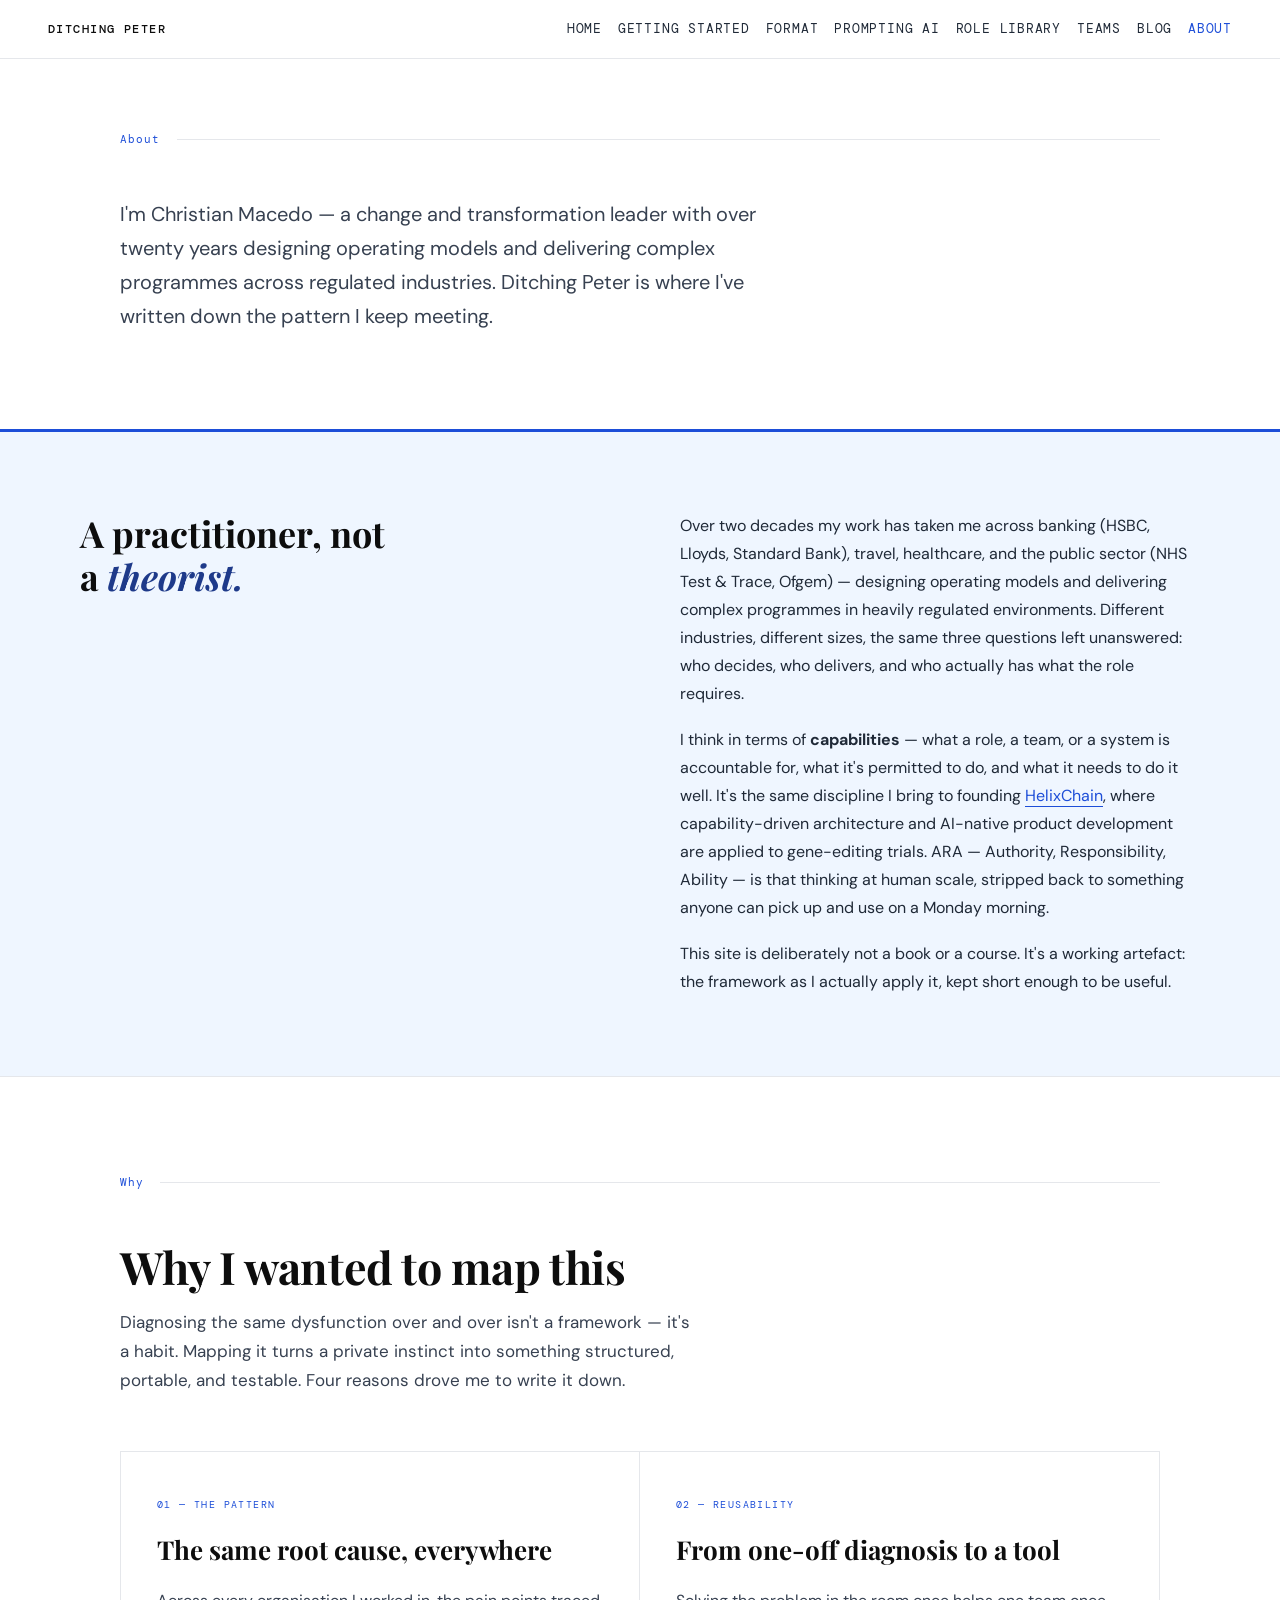
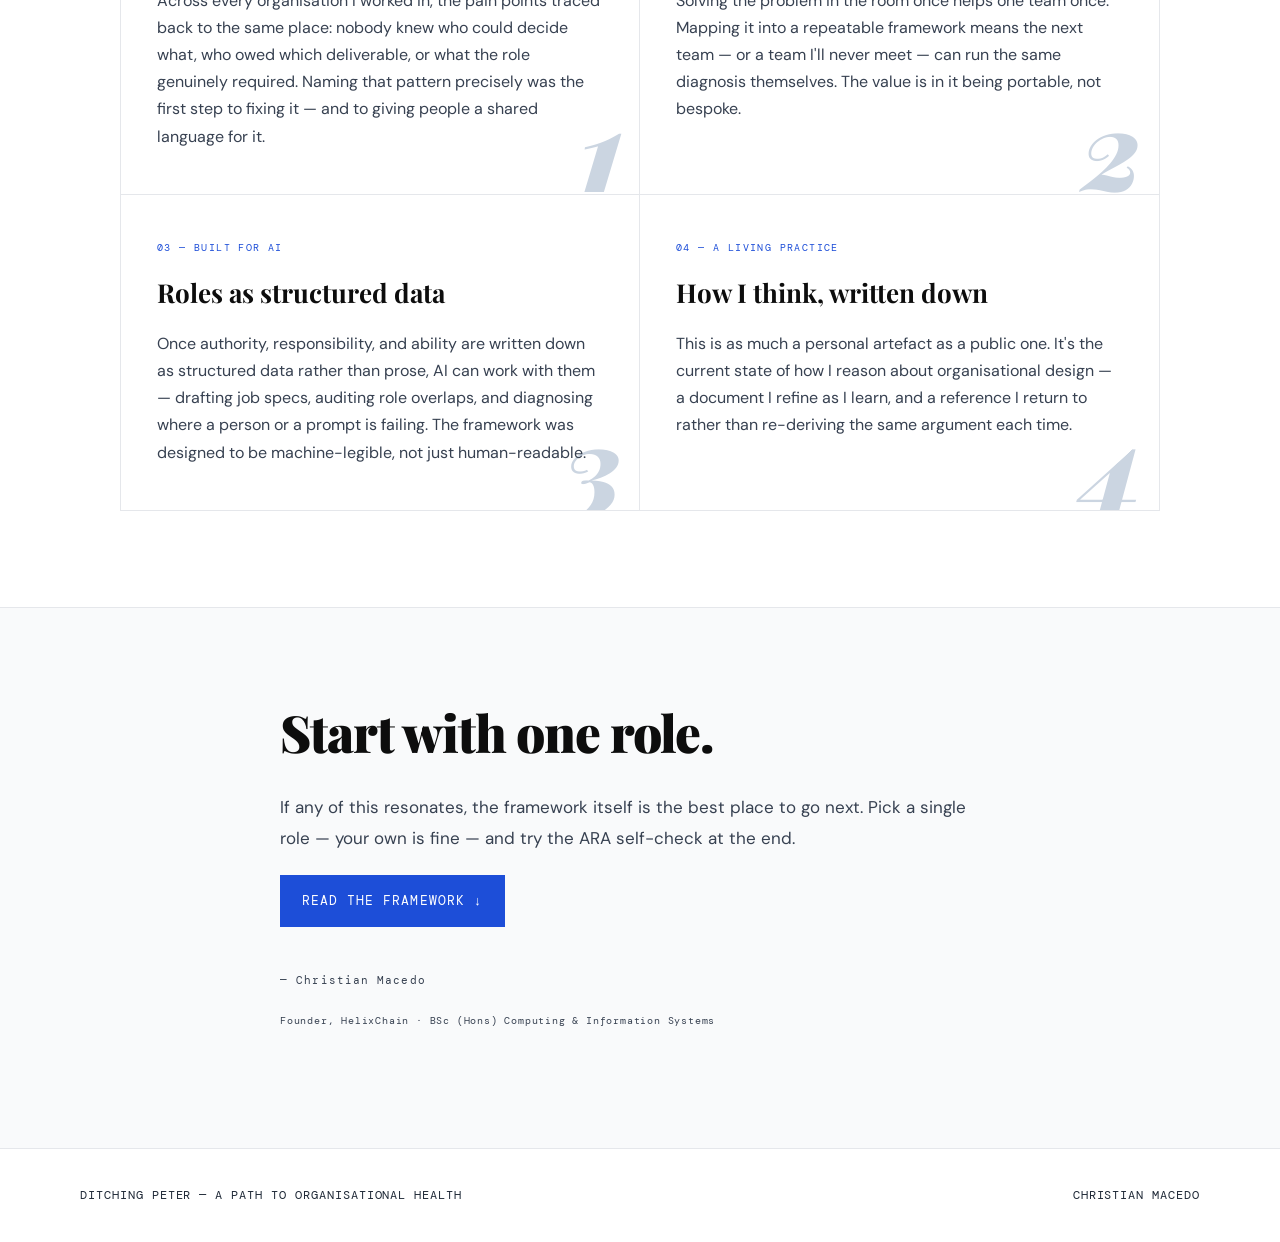
<file: about.html>
<!DOCTYPE html>
<html lang="en">
<head>
<meta charset="UTF-8">
<meta name="viewport" content="width=device-width, initial-scale=1.0">
    <link rel="icon" href="/favicon.svg" type="image/svg+xml">
    <link rel="icon" href="/favicon-32.png" sizes="32x32" type="image/png">
    <link rel="apple-touch-icon" href="/apple-touch-icon.png">
<title>About — Ditching Peter</title>
<meta name="description" content="Christian Macedo on twenty years of operating models, and ARA — Authority, Responsibility, Ability — the pattern behind the same dysfunction.">
<link rel="canonical" href="https://ditchingpeter.com/about">
<link rel="describedby" href="https://ditchingpeter.com/llms.txt">
<meta property="og:title" content="About — Ditching Peter">
<meta property="og:description" content="Christian Macedo on twenty years of operating models, and ARA — Authority, Responsibility, Ability — the pattern behind the same dysfunction.">
<meta property="og:url" content="https://ditchingpeter.com/about">
<meta property="og:type" content="website">
<meta property="og:site_name" content="Ditching Peter">
<meta property="og:locale" content="en_GB">
<link rel="preconnect" href="https://fonts.googleapis.com">
<link rel="preconnect" href="https://fonts.gstatic.com" crossorigin>
<link href="https://fonts.googleapis.com/css2?family=Playfair+Display:ital,wght@0,400;0,700;0,900;1,400;1,700&family=DM+Sans:ital,wght@0,300;0,400;0,500;1,300&family=DM+Mono:wght@400;500&display=swap" rel="stylesheet">
<style>
  /* ── FORCE LIGHT MODE — override any OS dark mode ── */
  @media (prefers-color-scheme: dark) {
    html, body { background-color: #ffffff !important; color: #1f2937 !important; }

    body, p, li, span, div, h1, h2, h3, h4, blockquote,
    .detail-body p, .section-intro, .fw-card p, .fw-card-key,
    .process-note, .process-action, .meeting-desc, .meeting-cause,
    .peter-body, .diagnostic-gap-body, .spec-panel-left p,
    .ai-intro, .prompt-body, .ex-input-body, .ex-out-text,
    .ai-principle p, .conclusion-inner p, .diagnostic-item,
    .hero-subtitle, .cost-label, .ara-def, .role-item-text,
    .meeting-name { color: #1f2937 !important; }

    h1, h2, h3, h4, .hero-title, .section-title,
    .detail-body h3, .fw-card h3, .process-action,
    .meeting-name, .spec-panel-left h3, .ai-principle h4,
    .conclusion-inner h2, .peter-quote, .diagnostic-gap-title { color: #0d0d0d !important; }

    nav, .nav-inner, .nav-drawer,
    .hero-text, .hero-diagram,
    section, .full-bleed,
    .fw-card, .framework-grid,
    .role-card, .role-card-body,
    .intro-strip,
    .cost-callout, .price-card, .price-grid,
    .meeting-item, .meeting-item.bad, .meeting-item.good,
    .diagnostic-card, .diagnostic-gap,
    .spec-example,
    .prompt-block, .prompt-body,
    .ex-input, .ex-output, .ex-input-body,
    .ai-section, .ai-principles, .ai-principle,
    .conclusion-wrap, .conclusion-inner, .diagnostic,
    footer { background-color: #ffffff !important; }

    .hero-diagram, .bg-tint, [class*="tint"],
    .role-card-head, .role-card-body,
    .spec-example, .ex-input-head { background-color: #f9fafb !important; }

    .intro-strip { background-color: #eff6ff !important; }
    .meeting-item.bad { background-color: #fff1f2 !important; }
    .meeting-item.good { background-color: #f0fdf4 !important; }
    .ai-section, [class*="ai-section"] { background-color: #f5f3ff !important; }
    .prompt-block-head, .diagnostic-card-head,
    .diagnostic-head, .spec-example-head { background-color: #eff6ff !important; }
    .ex-output-head, .prompt-note { background-color: #f5f3ff !important; }
    .ara-item:nth-child(2) { background-color: #1d4ed8 !important; }
    .ara-item:nth-child(2) .ara-word,
    .ara-item:nth-child(2) .ara-def { color: #ffffff !important; }
    .ara-item:nth-child(2) .ara-letter { color: rgba(255,255,255,0.72) !important; }
    .price-name { color: #1d4ed8 !important; }
    .price-now { color: #0d0d0d !important; }
    .hero-cta { color: #fff !important; }
    .hero-cta-ghost { color: #1d4ed8 !important; background: transparent !important; border-color: #1d4ed8 !important; }

    .rule, [class*="rule"] { border-color: #e5e7eb !important; }
    * { border-color: #e5e7eb; }
  }
  :root {
    --ink:          #0d0d0d;
    --ink-soft:     #1f2937;
    --muted:        #374151;
    --bg:           #ffffff;
    --bg-tint:      #f9fafb;
    --rule:         #e5e7eb;
    --accent:       #1d4ed8;
    --accent-dark:  #1e3a8a;
    --accent-light: #eff6ff;
    --accent-mid:   #2563eb;
    --bad:          #991b1b;
    --bad-light:    #fff1f2;
    --good:         #14532d;
    --good-light:   #f0fdf4;
    --ai:           #4c1d95;
    --ai-mid:       #6d28d9;
    --ai-light:     #f5f3ff;
  }

  /* Explicit light backgrounds on every major container */
  html, body, nav, section, div, header, footer,
  .hero, .hero-text, .hero-diagram,
  .intro-strip, .framework-grid, .fw-card,
  .role-card, .role-card-body, .role-card-head,
  .process-flow, .meeting-item,
  .cost-callout, .meetings-grid,
  .peter-layout, .diagnostic-card,
  .spec-tabs, .spec-panel, .spec-example,
  .prompt-block, .ex-input, .ex-output,
  .ai-principles, .ai-principle,
  .conclusion-wrap, .conclusion-inner, .diagnostic {
    background-color: inherit;
  }

  html { background-color: #ffffff; }
  body { background-color: #ffffff; color: #1f2937; }

  *, *::before, *::after { box-sizing: border-box; margin: 0; padding: 0; }
  html { scroll-behavior: smooth; }

  body {
    background: var(--bg);
    color: var(--ink-soft);
    font-family: 'DM Sans', sans-serif;
    font-weight: 400;
    line-height: 1.75;
    font-size: 17px;
    overflow-x: hidden;
    -webkit-font-smoothing: antialiased;
    text-rendering: optimizeLegibility;
  }

  /* ── NAV ── */
  nav {
    position: fixed; top: 0; left: 0; right: 0;
    z-index: 100;
    background: var(--bg);
    border-bottom: 1px solid var(--rule);
  }
  .nav-inner {
    display: flex; align-items: center; justify-content: space-between;
    padding: 0 16px; height: 58px;
  }
  .nav-logo {
    display: inline-flex; align-items: center; min-height: 44px;
    font-family: 'DM Mono', monospace; font-size: 12px;
    letter-spacing: 0.12em; text-transform: uppercase;
    color: var(--ink); text-decoration: none; font-weight: 500;
  }
  .nav-links { display: none; gap: 4px 16px; list-style: none; }
  .nav-links a {
    display: inline-flex; align-items: center; min-height: 44px;
    font-family: 'DM Mono', monospace; font-size: 13px;
    letter-spacing: 0.06em; text-transform: uppercase;
    color: var(--ink-soft); text-decoration: none;
    transition: color 0.2s; white-space: nowrap;
  }
  .nav-links a:hover { color: var(--accent); }
  .nav-burger {
    display: flex; align-items: center; justify-content: center;
    width: 44px; height: 44px; flex-direction: column; gap: 5px;
    cursor: pointer; padding: 0; background: none; border: none;
  }
  .nav-burger span {
    display: block; width: 22px; height: 2px;
    background: var(--ink); transition: transform 0.3s, opacity 0.3s;
  }
  .nav-burger.open span:nth-child(1) { transform: translateY(7px) rotate(45deg); }
  .nav-burger.open span:nth-child(2) { opacity: 0; }
  .nav-burger.open span:nth-child(3) { transform: translateY(-7px) rotate(-45deg); }
  .nav-drawer {
    display: none; flex-direction: column;
    padding: 8px 24px 20px; border-top: 1px solid var(--rule);
    background: var(--bg);
  }
  .nav-drawer.open { display: flex; }
  .nav-drawer a {
    display: flex; align-items: center; min-height: 48px;
    font-family: 'DM Mono', monospace; font-size: 15px;
    letter-spacing: 0.06em; text-transform: uppercase;
    color: var(--ink-soft); text-decoration: none;
    padding: 12px 0; border-bottom: 1px solid var(--rule);
    transition: color 0.2s;
  }
  .nav-drawer a:last-child { border-bottom: none; }
  .nav-drawer a:hover { color: var(--accent); }

  /* ── HERO ── */
  .hero {
    min-height: auto; display: grid;
    grid-template-columns: 1fr; padding-top: 58px;
  }
  .hero-text {
    display: flex; flex-direction: column; justify-content: center;
    padding: 40px 22px 36px;
    border-bottom: 1px solid var(--rule);
  }
  .hero-eyebrow {
    font-family: 'DM Mono', monospace; font-size: 11px;
    letter-spacing: 0.16em; text-transform: uppercase;
    color: var(--accent); margin-bottom: 24px;
  }
  .hero-title {
    font-family: 'Playfair Display', serif;
    font-size: clamp(52px, 6vw, 88px);
    font-weight: 900; line-height: 0.95;
    letter-spacing: -0.02em; margin-bottom: 28px; color: var(--ink);
  }
  .hero-title em { font-style: italic; color: var(--accent); }
  .hero-subtitle {
    font-size: 18px; font-weight: 400; color: var(--ink-soft);
    max-width: 420px; line-height: 1.65; margin-bottom: 44px;
  }
  .hero-cta {
    display: inline-flex; align-items: center; justify-content: center; gap: 10px;
    min-height: 48px;
    background: var(--accent); color: #fff;
    text-decoration: none; padding: 14px 22px;
    font-family: 'DM Mono', monospace; font-size: 13px;
    letter-spacing: 0.08em; text-transform: uppercase;
    transition: background 0.2s; align-self: flex-start;
  }
  .hero-cta:hover { background: var(--accent-dark); }
  .hero-actions { display: flex; flex-wrap: wrap; gap: 12px; }
  .hero-cta-ghost {
    background: transparent; color: var(--accent);
    border: 1px solid var(--accent);
  }
  .hero-cta-ghost:hover { background: var(--accent-light); }
  .hero-diagram {
    display: flex; align-items: center; justify-content: center;
    background: var(--bg-tint); padding: 32px 22px 40px;
  }
  .ara-diagram { display: flex; flex-direction: column; width: 100%; max-width: 100%; }
  .ara-item {
    background: var(--bg); border: 1px solid var(--rule);
    border-bottom: none; padding: 28px 32px;
    opacity: 0; transform: translateX(16px);
    animation: slideIn 0.5s forwards;
  }
  .ara-item:last-child { border-bottom: 1px solid var(--rule); }
  .ara-item:nth-child(1) { animation-delay: 0.2s; }
  .ara-item:nth-child(2) { animation-delay: 0.4s; background: var(--accent); border-color: var(--accent); }
  .ara-item:nth-child(2) .ara-letter { color: rgba(255,255,255,0.72); }
  .ara-item:nth-child(2) .ara-word { color: #fff; letter-spacing: 0.12em; }
  .ara-item:nth-child(2) .ara-def { color: #fff; font-weight: 400; }
  .ara-item:nth-child(3) { animation-delay: 0.6s; }
  @keyframes slideIn { to { opacity: 1; transform: translateX(0); } }
  .ara-letter {
    font-family: 'Playfair Display', serif; font-size: 56px;
    font-weight: 900; font-style: italic; color: #60a5fa;
    line-height: 1; margin-bottom: 2px;
  }
  .ara-word {
    font-family: 'DM Mono', monospace; font-size: 13px;
    letter-spacing: 0.12em; text-transform: uppercase;
    color: var(--ink); margin-bottom: 6px;
  }
  .ara-def { font-size: 16px; color: var(--ink-soft); line-height: 1.5; }

  /* ── SECTION CHROME ── */
  .section-header {
    display: flex; align-items: center; gap: 16px; margin-bottom: 48px;
  }
  .section-num {
    font-family: 'DM Mono', monospace; font-size: 11px;
    color: var(--accent); letter-spacing: 0.1em; flex-shrink: 0;
  }
  .section-rule { flex: 1; height: 1px; background: var(--rule); }

  section {
    padding: 56px 22px; max-width: 1200px; margin: 0 auto;
  }
  section + section { border-top: 1px solid var(--rule); }
  .full-bleed { max-width: none; padding-left: 0; padding-right: 0; }

  h2.section-title {
    font-family: 'Playfair Display', serif;
    font-size: clamp(30px, 3.5vw, 46px);
    font-weight: 700; line-height: 1.15;
    margin-bottom: 16px; letter-spacing: -0.01em; color: var(--ink);
  }
  .section-intro {
    color: var(--muted); font-size: 17px;
    max-width: 580px; margin-bottom: 56px; line-height: 1.7;
  }
  .org-scroll {
    overflow-x: auto; max-width: 100%;
    border: 1px solid var(--rule); background: #fff;
    -webkit-overflow-scrolling: touch;
  }
  .org-scroll svg { display: block; max-width: none; height: auto; }
  .org-scroll.can-scroll { box-shadow: inset -22px 0 16px -14px rgba(15, 23, 42, 0.4); }
  .scroll-hint {
    font-family: 'DM Mono', monospace; font-size: 13px;
    letter-spacing: 0.03em; color: var(--ink-soft); margin: 0 0 8px;
  }
  .scroll-hint[hidden] { display: none; }
  .connect-stack { display: flex; flex-direction: column; gap: 12px; }
  .connect-wide { display: none; }
  .connect-card { border: 1px solid var(--rule); background: #fff; padding: 8px 14px 12px; }
  .connect-card a {
    display: flex; align-items: center; justify-content: space-between; gap: 10px;
    min-height: 44px; color: var(--ink); text-decoration: none;
    font-size: 16px; font-weight: 500; line-height: 1.35;
  }
  .connect-card .lock-icon { flex: none; color: var(--muted); }
  .visually-hidden { position: absolute; width: 1px; height: 1px; padding: 0; margin: -1px; overflow: hidden; clip: rect(0,0,0,0); white-space: nowrap; border: 0; }
  .connect-flow { margin: 2px 0 2px 8px; padding: 4px 0 4px 12px; border-left: 2px solid var(--accent); }
  .connect-deliver { font-size: 16px; color: var(--accent-dark); font-weight: 500; line-height: 1.4; }
  .connect-when { font-size: 16px; color: var(--ink-soft); line-height: 1.4; margin-top: 2px; }

  /* ── INTRO STRIP ── */
  .intro-strip {
    background: var(--accent-light);
    border-top: 3px solid var(--accent);
    border-bottom: 1px solid var(--rule);
    padding: 48px 22px; display: grid;
    grid-template-columns: 1fr; gap: 24px; align-items: start;
  }
  .intro-strip h2 {
    font-family: 'Playfair Display', serif; font-size: 30px;
    font-weight: 700; line-height: 1.2; color: var(--ink);
  }
  .intro-strip h2 em { font-style: italic; color: var(--accent-dark); }
  .intro-strip p {
    color: var(--ink-soft); font-size: 16px;
    line-height: 1.75; margin-bottom: 18px;
  }
  .intro-strip p:last-child { margin-bottom: 0; }

  /* ── FRAMEWORK GRID ── */
  .framework-grid {
    display: grid; grid-template-columns: 1fr;
    border: 1px solid var(--rule); margin-bottom: 0;
  }
  .fw-card {
    padding: 28px 22px; border-right: none; border-bottom: 1px solid var(--rule);
    position: relative; overflow: hidden;
  }
  .fw-card:last-child { border-bottom: none; }
  .fw-card::before {
    content: attr(data-letter);
    position: absolute; bottom: -8px; right: 16px;
    font-family: 'Playfair Display', serif; font-size: 80px;
    font-weight: 900; font-style: italic; color: #cbd5e1;
    line-height: 1; pointer-events: none; transition: color 0.3s;
  }
  .fw-card:hover::before { color: #bfdbfe; }
  .fw-card-tag {
    font-family: 'DM Mono', monospace; font-size: 10px;
    letter-spacing: 0.14em; text-transform: uppercase;
    color: var(--accent); margin-bottom: 14px; display: block;
  }
  .fw-card h3 {
    font-family: 'Playfair Display', serif; font-size: 26px;
    font-weight: 700; margin-bottom: 14px; color: var(--ink);
  }
  .fw-card p { font-size: 16px; color: var(--muted); line-height: 1.7; position: relative; z-index: 1; }
  .fw-card-key {
    margin-top: 24px; padding-top: 18px; border-top: 1px solid var(--rule);
    font-family: 'DM Mono', monospace; font-size: 11px;
    color: var(--muted); line-height: 1.7; position: relative; z-index: 1;
  }
  .fw-card-key strong {
    color: var(--ink); font-weight: 500; display: block;
    margin-bottom: 4px; letter-spacing: 0.04em;
  }

  /* ── DETAIL LAYOUT ── */
  .detail-layout {
    display: grid; grid-template-columns: 1fr;
    gap: 32px; align-items: start;
  }
  .detail-body h3 {
    font-family: 'Playfair Display', serif; font-size: 21px;
    font-weight: 700; margin-bottom: 12px; margin-top: 32px; color: var(--ink);
  }
  .detail-body h3:first-child { margin-top: 0; }
  .detail-body p {
    font-size: 16px; color: var(--muted); line-height: 1.75; margin-bottom: 14px;
  }
  .detail-body p:last-child { margin-bottom: 0; }

  /* ── ROLE CARDS ── */
  .role-stack { display: flex; flex-direction: column; }
  .role-card { border: 1px solid var(--rule); border-bottom: none; }
  .role-card:last-child { border-bottom: 1px solid var(--rule); }
  .role-card-head {
    min-height: 48px; padding: 12px 18px; display: flex; align-items: center;
    justify-content: space-between; cursor: pointer; user-select: none;
    transition: background 0.15s; background: var(--bg-tint);
  }
  .role-card-head:hover { background: var(--accent-light); }
  .role-card-head.open { background: var(--accent); color: #ffffff; }
  .role-card-head.open .role-card-title { color: #ffffff; }
  .role-card-head.open .role-card-arrow  { color: #ffffff; }
  .role-card-title {
    font-family: 'DM Mono', monospace; font-size: 13px;
    letter-spacing: 0.08em; text-transform: uppercase;
  }
  .role-card-arrow { font-size: 14px; transition: transform 0.3s; }
  .role-card-head.open .role-card-arrow { transform: rotate(180deg); }
  .role-card-body {
    display: none; padding: 20px 22px;
    background: var(--bg); border-top: 1px solid var(--rule);
  }
  .role-card-body.open { display: block; }
  .role-item {
    display: grid; grid-template-columns: 76px minmax(0,1fr);
    gap: 12px; padding: 9px 0;
    border-bottom: 1px solid var(--rule);
    font-size: 16px; align-items: baseline;
  }
  .role-item:last-child { border-bottom: none; }
  .role-item-type {
    font-family: 'DM Mono', monospace; font-size: 10px;
    letter-spacing: 0.08em; text-transform: uppercase;
    padding: 3px 6px; border-radius: 3px; text-align: center;
    font-weight: 500; align-self: start; margin-top: 2px;
  }
  .type-auth   { background: var(--accent-light); color: var(--accent-dark); }
  .type-resp   { background: var(--good-light);   color: var(--good); }
  .type-ability{ background: #fef3c7;              color: #92400e; }
  .role-item-text { color: var(--ink); line-height: 1.5; }

  /* ── PROCESS FLOW ── */
  .process-flow { margin: 40px 0; position: relative; }
  .process-step {
    display: grid; grid-template-columns: 44px 1fr;
    gap: 20px; position: relative;
  }
  .process-step::before {
    content: ''; position: absolute; left: 21px; top: 44px; bottom: -44px;
    width: 2px; background: var(--rule);
  }
  .process-step:last-child::before { display: none; }
  .process-num {
    width: 44px; height: 44px; border: 2px solid var(--accent);
    border-radius: 50%; display: flex; align-items: center; justify-content: center;
    font-family: 'DM Mono', monospace; font-size: 12px; color: var(--accent);
    background: var(--bg); flex-shrink: 0; position: relative; z-index: 1;
  }
  .process-content { padding-bottom: 44px; }
  .process-role {
    font-family: 'DM Mono', monospace; font-size: 10px;
    letter-spacing: 0.12em; text-transform: uppercase;
    color: var(--accent); margin-bottom: 5px;
  }
  .process-action { font-size: 16px; font-weight: 500; margin-bottom: 6px; color: var(--ink); }
  .process-note { font-size: 16px; color: var(--muted); line-height: 1.6; }

  /* ── MEETINGS ── */
  .meetings-grid { display: grid; grid-template-columns: 1fr; gap: 28px; margin-bottom: 0; }
  .meetings-col-head {
    font-family: 'DM Mono', monospace; font-size: 10px;
    letter-spacing: 0.14em; text-transform: uppercase;
    padding: 10px 0; border-bottom: 2px solid; margin-bottom: 20px;
  }
  .meetings-col-head.bad  { border-color: var(--bad);  color: var(--bad); }
  .meetings-col-head.good { border-color: var(--good); color: var(--good); }
  .meeting-item {
    padding: 18px 20px; border: 1px solid var(--rule);
    margin-bottom: 10px; border-radius: 2px;
  }
  .meeting-item.bad  { border-left: 3px solid var(--bad);  background: var(--bad-light); }
  .meeting-item.good { border-left: 3px solid var(--good); background: var(--good-light); }
  .meeting-name {
    font-family: 'Playfair Display', serif; font-size: 17px;
    font-weight: 700; font-style: italic; margin-bottom: 3px; color: var(--ink);
  }
  .meeting-cause {
    font-family: 'DM Mono', monospace; font-size: 10px;
    letter-spacing: 0.08em; text-transform: uppercase;
    color: var(--muted); margin-bottom: 8px;
  }
  .meeting-desc { font-size: 16px; color: var(--ink-soft); line-height: 1.65; }

  .cost-callout {
    background: var(--bg-tint); border: 1px solid var(--rule);
    border-left: 4px solid var(--accent);
    padding: 24px 18px; display: grid; grid-template-columns: 1fr 1fr;
    gap: 20px 16px; margin: 0 0 36px;
  }
  .cost-stat { padding: 0; border-right: none; }
  .cost-stat:first-child { padding-left: 0; }
  .cost-stat:last-child  { border-right: none; }
  .cost-value {
    font-family: 'Playfair Display', serif; font-size: 28px;
    font-weight: 900; color: var(--accent-dark); line-height: 1; margin-bottom: 6px;
  }
  .cost-label {
    font-family: 'DM Mono', monospace; font-size: 10px;
    letter-spacing: 0.08em; text-transform: uppercase;
    color: var(--muted); line-height: 1.4;
  }

  .price-grid {
    display: grid; grid-template-columns: 1fr;
    border: 1px solid var(--rule); background: var(--bg); margin-bottom: 8px;
  }
  .price-card { padding: 28px 22px; background: var(--bg); border-right: none; border-bottom: 1px solid var(--rule); }
  .price-card:last-child { border-bottom: none; }
  .price-name {
    font-family: 'DM Mono', monospace; font-size: 11px;
    letter-spacing: 0.14em; text-transform: uppercase;
    color: var(--accent); margin-bottom: 12px;
  }
  .price-now {
    font-family: 'Playfair Display', serif; font-size: 48px;
    font-weight: 900; color: var(--ink); line-height: 1;
  }
  .price-was {
    font-family: 'DM Mono', monospace; font-size: 12px;
    color: var(--muted); margin: 10px 0 16px; line-height: 1.45;
  }
  .price-card p { font-size: 16px; color: var(--muted); line-height: 1.6; margin-bottom: 22px; }

  /* ── PETER ── */
  .peter-layout { display: grid; grid-template-columns: 1fr; gap: 32px; align-items: start; }
  .peter-quote {
    font-family: 'Playfair Display', serif;
    font-size: clamp(18px, 2.4vw, 24px);
    font-style: italic; font-weight: 400; line-height: 1.5; color: var(--ink);
    border-left: 3px solid var(--accent); padding-left: 24px; margin: 32px 0;
  }
  .peter-body { font-size: 16px; color: var(--muted); line-height: 1.75; margin-bottom: 16px; }

  .diagnostic-card {
    border: 1px solid var(--rule); background: var(--bg);
  }
  .diagnostic-card-head {
    padding: 14px 24px; background: var(--accent-light);
    border-bottom: 2px solid var(--accent);
    font-family: 'DM Mono', monospace; font-size: 10px;
    letter-spacing: 0.12em; text-transform: uppercase; color: var(--accent-dark);
  }
  .diagnostic-gap {
    padding: 20px 24px; border-bottom: 1px solid var(--rule);
  }
  .diagnostic-gap:last-child { border-bottom: none; }
  .diagnostic-gap-title {
    font-family: 'Playfair Display', serif; font-size: 17px;
    font-weight: 700; margin-bottom: 6px; color: var(--ink);
  }
  .diagnostic-gap-body { font-size: 16px; color: var(--muted); line-height: 1.6; }

  /* ── JOB SPECS ── */
  .spec-tabs {
    display: flex; border-bottom: 1px solid var(--rule);
    margin-bottom: 36px; gap: 0; overflow-x: auto; -webkit-overflow-scrolling: touch;
  }
  .spec-tab {
    display: inline-flex; align-items: center; min-height: 44px;
    padding: 12px 16px; font-family: 'DM Mono', monospace;
    font-size: 12px; letter-spacing: 0.08em; text-transform: uppercase;
    cursor: pointer; color: var(--muted);
    border-bottom: 2px solid transparent; margin-bottom: -1px;
    transition: color 0.2s, border-color 0.2s; user-select: none; white-space: nowrap;
  }
  .spec-tab.active { color: var(--ink); border-color: var(--accent); }
  .spec-tab:hover:not(.active) { color: var(--ink); }
  .spec-panel { display: none; }
  .spec-panel.active { display: grid; grid-template-columns: 1fr; gap: 28px; }
  .spec-panel-left h3 {
    font-family: 'Playfair Display', serif; font-size: 22px;
    font-weight: 700; margin-bottom: 14px; color: var(--ink);
  }
  .spec-panel-left p { font-size: 16px; color: var(--muted); line-height: 1.75; margin-bottom: 14px; }
  .spec-example {
    background: var(--bg-tint); border: 1px solid var(--rule);
    border-left: 3px solid var(--accent);
    padding: 28px 30px; align-self: start;
  }
  .spec-example-head {
    font-family: 'DM Mono', monospace; font-size: 10px;
    letter-spacing: 0.14em; text-transform: uppercase;
    color: var(--ink-soft); margin-bottom: 16px;
  }
  .spec-example-item {
    font-size: 16px; color: var(--ink-soft);
    padding: 10px 0; border-bottom: 1px solid var(--rule); line-height: 1.5;
  }
  .spec-example-item:last-child { border-bottom: none; }
  .spec-example-item::before {
    content: '→'; color: var(--accent);
    margin-right: 10px; font-family: 'DM Mono', monospace;
  }

  /* ── AI SECTION ── */
  .ai-section { background: var(--bg-tint); border-top: 1px solid var(--rule); }

  .ai-badge {
    display: inline-flex; align-items: center; gap: 8px;
    background: var(--ai-light); color: var(--ai);
    font-family: 'DM Mono', monospace; font-size: 10px;
    letter-spacing: 0.12em; text-transform: uppercase;
    padding: 5px 12px; border-radius: 2px; margin-bottom: 20px;
  }
  .ai-badge::before { content: '✦'; font-size: 10px; }

  .ai-intro {
    font-size: 17px; color: var(--muted); line-height: 1.75;
    max-width: 640px; margin-bottom: 56px;
  }

  /* Prompt block */
  .prompt-block {
    border: 1px solid var(--ai); background: var(--bg);
    margin-bottom: 56px;
  }
  .prompt-block-head {
    background: var(--ai-light); border-bottom: 2px solid var(--ai);
    padding: 12px 16px; display: flex; flex-wrap: wrap; gap: 8px; align-items: center; justify-content: space-between;
  }
  .prompt-block-label {
    font-family: 'DM Mono', monospace; font-size: 10px;
    letter-spacing: 0.12em; text-transform: uppercase; color: var(--ai);
  }
  .prompt-copy {
    font-family: 'DM Mono', monospace; font-size: 12px;
    letter-spacing: 0.08em; text-transform: uppercase;
    background: var(--ai); border: none;
    color: #fff; min-height: 44px; padding: 10px 14px; cursor: pointer;
    transition: background 0.2s;
  }
  .prompt-copy:hover { background: #4c1d95; }
  .prompt-copy.copied { background: var(--good); }
  .prompt-body {
    padding: 18px 16px;
    font-family: 'DM Mono', monospace; font-size: 15px;
    line-height: 1.7; color: var(--ink-soft);
    white-space: pre-wrap; word-break: break-word;
    border-bottom: 1px solid var(--rule);
  }
  .prompt-body .ph {
    color: var(--ai); font-style: italic; font-weight: 500;
  }
  .prompt-note {
    padding: 14px 20px; background: var(--ai-light);
    font-size: 16px; color: var(--ai); line-height: 1.6;
  }

  /* Examples grid */
  .examples-intro {
    font-family: 'DM Mono', monospace; font-size: 10px;
    letter-spacing: 0.14em; text-transform: uppercase;
    color: var(--muted); margin-bottom: 24px;
  }
  .examples-tabs {
    display: flex; gap: 0; border-bottom: 1px solid var(--rule); margin-bottom: 32px;
    overflow-x: auto; -webkit-overflow-scrolling: touch;
  }
  .ex-tab {
    display: inline-flex; align-items: center; min-height: 44px;
    padding: 12px 16px; font-family: 'DM Mono', monospace; font-size: 12px;
    letter-spacing: 0.08em; text-transform: uppercase; cursor: pointer;
    color: var(--muted); border-bottom: 2px solid transparent;
    margin-bottom: -1px; transition: color 0.2s, border-color 0.2s;
    user-select: none; white-space: nowrap;
  }
  .ex-tab.active { color: var(--ai); border-color: var(--ai); }
  .ex-tab:hover:not(.active) { color: var(--ink); }
  .ex-panel { display: none; }
  .ex-panel.active { display: grid; grid-template-columns: 1fr; gap: 20px; }

  .ex-input, .ex-output {
    border: 1px solid var(--rule); background: var(--bg);
  }
  .ex-input-head, .ex-output-head {
    padding: 10px 20px; border-bottom: 1px solid var(--rule);
    font-family: 'DM Mono', monospace; font-size: 10px;
    letter-spacing: 0.14em; text-transform: uppercase;
  }
  .ex-input-head  { color: var(--muted); background: var(--bg-tint); border-bottom: 1px solid var(--rule); }
  .ex-output-head { color: var(--ai);    background: var(--ai-light); border-bottom: 1px solid #c4b5fd; }
  .ex-input-body {
    padding: 18px 20px; font-size: 16px; color: var(--ink-soft);
    line-height: 1.7; font-family: 'DM Mono', monospace;
    white-space: pre-wrap; word-break: break-word;
  }
  .ex-output-body { padding: 18px 20px; }
  .ex-out-row {
    display: grid; grid-template-columns: 56px 1fr;
    gap: 10px; padding: 9px 0; border-bottom: 1px solid var(--rule);
    font-size: 16px; align-items: baseline;
  }
  .ex-out-row:last-child { border-bottom: none; }
  .ex-out-type {
    font-family: 'DM Mono', monospace; font-size: 10px;
    letter-spacing: 0.07em; text-transform: uppercase;
    padding: 3px 6px; border-radius: 3px; text-align: center;
    font-weight: 500; align-self: start; margin-top: 2px;
  }
  .ex-out-text { color: var(--ink); line-height: 1.5; }

  /* Principles */
  .ai-principles {
    display: grid; grid-template-columns: 1fr;
    gap: 0; border: 1px solid var(--rule); margin-top: 56px;
  }
  .ai-principle {
    padding: 28px 22px; border-right: none; border-bottom: 1px solid var(--rule);
    background: var(--bg);
  }
  .ai-principle:last-child { border-bottom: none; }
  .ai-principle-num {
    font-family: 'DM Mono', monospace; font-size: 22px;
    font-weight: 500; color: var(--accent); line-height: 1; margin-bottom: 12px;
  }
  .ai-principle h4 {
    font-family: 'Playfair Display', serif; font-size: 18px;
    font-weight: 700; margin-bottom: 10px; color: var(--ink);
  }
  .ai-principle p { font-size: 16px; color: var(--muted); line-height: 1.65; }

  /* ── CONCLUSION ── */
  .conclusion-wrap { background: var(--bg-tint); padding: 56px 22px; border-top: 1px solid var(--rule); }
  .conclusion-inner { max-width: 720px; margin: 0 auto; }
  .conclusion-inner h2 {
    font-family: 'Playfair Display', serif;
    font-size: clamp(32px, 4vw, 52px); font-weight: 900;
    line-height: 1.1; margin-bottom: 32px; letter-spacing: -0.02em; color: var(--ink);
  }
  .conclusion-inner p { font-size: 17px; line-height: 1.8; color: var(--muted); margin-bottom: 22px; }
  .diagnostic {
    margin: 44px 0; border: 1px solid var(--rule); background: var(--bg);
  }
  .diagnostic-head {
    padding: 14px 26px; background: var(--accent-light);
    border-bottom: 2px solid var(--accent);
    font-family: 'DM Mono', monospace; font-size: 10px;
    letter-spacing: 0.12em; text-transform: uppercase; color: var(--accent-dark);
  }
  .diagnostic-item {
    padding: 16px 26px; border-bottom: 1px solid var(--rule);
    font-size: 16px; display: flex; gap: 16px; align-items: baseline; color: var(--ink);
  }
  .diagnostic-item:last-child { border-bottom: none; }
  .diagnostic-num {
    font-family: 'DM Mono', monospace; font-size: 11px;
    color: var(--accent); flex-shrink: 0; width: 18px;
  }

  /* ── FOOTER ── */
  footer {
    border-top: 1px solid var(--rule); padding: 28px 22px;
    display: flex; flex-direction: column; align-items: center; justify-content: space-between;
    gap: 10px; text-align: center;
  }
  footer p {
    font-family: 'DM Mono', monospace; font-size: 12px;
    letter-spacing: 0.08em; color: var(--ink-soft); text-transform: uppercase;
  }

  /* ── REVEAL ── */
  .reveal { opacity: 0; transform: translateY(18px); transition: opacity 0.65s ease, transform 0.65s ease; }
  .reveal.visible { opacity: 1; transform: none; }

  /* ── TABLET ── */
  @media (min-width: 768px) {
    .nav-inner { padding: 0 32px; }
    section { padding: 72px 40px; }
    .intro-strip { grid-template-columns: 1fr 1fr; gap: 40px; padding: 64px 40px; }
    .intro-strip h2 { font-size: 34px; }
    .meetings-grid { grid-template-columns: 1fr 1fr; gap: 28px; }
    .hero-diagram { padding: 48px 40px; }
    .ara-diagram { max-width: 420px; }
    .conclusion-wrap { padding: 72px 40px; }
    footer { flex-direction: row; text-align: left; gap: 16px; padding: 32px 40px; }
    .cost-value { font-size: 32px; }
    .fw-grid-2 { grid-template-columns: 1fr 1fr; }
    .fw-grid-2 .fw-card { border-bottom: 1px solid var(--rule); border-right: none; }
    .fw-grid-2 .fw-card:nth-child(odd) { border-right: 1px solid var(--rule); }
    .fw-grid-2 .fw-card:nth-last-child(-n+2) { border-bottom: none; }
    .prompt-body { padding: 28px; }
  }
  @media (min-width: 880px) {
    .connect-stack { display: none; }
    .connect-wide { display: block; }
  }

  /* ── DESKTOP ── */
  @media (min-width: 1100px) {
    .nav-inner { padding: 0 48px; }
    .nav-links { display: flex; }
    .nav-burger { display: none; }
    .hero { grid-template-columns: 1fr 1fr; min-height: 100vh; }
    .hero-text { padding: 80px 56px 80px 80px; border-right: 1px solid var(--rule); border-bottom: none; }
    .hero-diagram { padding: 80px 60px; }
    .ara-diagram { max-width: 340px; }
    section { padding: 96px 80px; }
    .intro-strip { padding: 80px; gap: 80px; }
    .intro-strip h2 { font-size: 36px; }
    .framework-grid { grid-template-columns: repeat(3, 1fr); }
    .framework-grid.fw-grid-2 { grid-template-columns: 1fr 1fr; }
    .fw-card { border-bottom: none; border-right: 1px solid var(--rule); padding: 44px 36px; }
    .fw-card:last-child { border-right: none; }
    .framework-grid.fw-grid-2 .fw-card { border-bottom: 1px solid var(--rule); border-right: none; }
    .framework-grid.fw-grid-2 .fw-card:nth-child(odd) { border-right: 1px solid var(--rule); }
    .framework-grid.fw-grid-2 .fw-card:nth-last-child(-n+2) { border-bottom: none; }
    .fw-card::before { font-size: 110px; }
    .detail-layout { grid-template-columns: 1fr 1.15fr; gap: 72px; }
    .cost-callout { grid-template-columns: repeat(4, 1fr); gap: 0; padding: 40px 48px; }
    .cost-stat { padding: 0 32px; border-right: 1px solid var(--rule); }
    .cost-stat:first-child { padding-left: 0; }
    .cost-stat:last-child { border-right: none; }
    .cost-value { font-size: 34px; }
    .price-grid { grid-template-columns: repeat(3, 1fr); }
    .price-card { border-bottom: none; border-right: 1px solid var(--rule); padding: 36px 28px; }
    .price-card:last-child { border-right: none; }
    .peter-layout { grid-template-columns: 1.15fr 1fr; gap: 72px; }
    .spec-panel.active { grid-template-columns: 1fr 1fr; gap: 56px; }
    .ex-panel.active { grid-template-columns: 1fr 1fr; gap: 28px; }
    .ai-principles { grid-template-columns: repeat(3, 1fr); }
    .ai-principle { padding: 32px 28px; border-bottom: none; border-right: 1px solid var(--rule); }
    .ai-principle:last-child { border-right: none; }
    .conclusion-wrap { padding: 96px 80px; }
    footer { padding: 36px 80px; }
    .meetings-grid { gap: 36px; }
  }
</style>
</head>
<body>

<nav>
  <div class="nav-inner">
    <a href="/" class="nav-logo">Ditching Peter</a>
    <ul class="nav-links">
      <li><a href="/">Home</a></li>
      <li><a href="/getting-started">Getting Started</a></li>
      <li><a href="/format">Format</a></li>
      <li><a href="/prompting-ai">Prompting AI</a></li>
      <li><a href="/role-library">Role Library</a></li>
      <li><a href="/teams">Teams</a></li>
      <li><a href="/blog">Blog</a></li>
      <li><a href="/about" style="color:var(--accent)">About</a></li>
    </ul>
    <button class="nav-burger" onclick="toggleNav(this)" aria-label="Menu">
      <span></span><span></span><span></span>
    </button>
  </div>
  <div class="nav-drawer" id="navDrawer">
    <a href="/" onclick="closeNav()">Home</a>
    <a href="/getting-started" onclick="closeNav()">Getting Started</a>
    <a href="/format" onclick="closeNav()">Format</a>
    <a href="/prompting-ai" onclick="closeNav()">Prompting AI</a>
    <a href="/role-library" onclick="closeNav()">Role Library</a>
    <a href="/teams" onclick="closeNav()">Teams</a>
    <a href="/blog" onclick="closeNav()">Blog</a>
    <a href="/about" onclick="closeNav()" style="color:var(--accent)">About</a>
  </div>
</nav>

<!-- ABOUT HEADER -->
<section style="padding-top: 130px;">
  <div class="section-header reveal">
    <span class="section-num">About</span>
    <div class="section-rule"></div>
  </div>
  <p class="section-intro reveal" style="max-width: 660px; font-size: 20px; margin-bottom: 0;">I'm Christian Macedo — a change and transformation leader with over twenty years designing operating models and delivering complex programmes across regulated industries. Ditching Peter is where I've written down the pattern I keep meeting.</p>
</section>

<!-- WHO -->
<div class="intro-strip full-bleed reveal">
  <div>
    <h2>A practitioner, not<br>a <em>theorist.</em></h2>
  </div>
  <div>
    <p>Over two decades my work has taken me across banking (HSBC, Lloyds, Standard Bank), travel, healthcare, and the public sector (NHS Test &amp; Trace, Ofgem) — designing operating models and delivering complex programmes in heavily regulated environments. Different industries, different sizes, the same three questions left unanswered: who decides, who delivers, and who actually has what the role requires.</p>
    <p>I think in terms of <strong>capabilities</strong> — what a role, a team, or a system is accountable for, what it's permitted to do, and what it needs to do it well. It's the same discipline I bring to founding <a href="https://helixchain.tech" style="color:var(--accent); text-decoration:none; border-bottom:1px solid var(--accent);">HelixChain</a>, where capability-driven architecture and AI-native product development are applied to gene-editing trials. ARA — Authority, Responsibility, Ability — is that thinking at human scale, stripped back to something anyone can pick up and use on a Monday morning.</p>
    <p>This site is deliberately not a book or a course. It's a working artefact: the framework as I actually apply it, kept short enough to be useful.</p>
  </div>
</div>

<!-- WHY MAP THIS -->
<section id="why">
  <div class="section-header reveal">
    <span class="section-num">Why</span>
    <div class="section-rule"></div>
  </div>
  <h2 class="section-title reveal">Why I wanted to map this</h2>
  <p class="section-intro reveal">Diagnosing the same dysfunction over and over isn't a framework — it's a habit. Mapping it turns a private instinct into something structured, portable, and testable. Four reasons drove me to write it down.</p>
  <div class="framework-grid fw-grid-2 reveal">
    <div class="fw-card" data-letter="1">
      <span class="fw-card-tag">01 — The pattern</span>
      <h3>The same root cause, everywhere</h3>
      <p>Across every organisation I worked in, the pain points traced back to the same place: nobody knew who could decide what, who owed which deliverable, or what the role genuinely required. Naming that pattern precisely was the first step to fixing it — and to giving people a shared language for it.</p>
    </div>
    <div class="fw-card" data-letter="2">
      <span class="fw-card-tag">02 — Reusability</span>
      <h3>From one-off diagnosis to a tool</h3>
      <p>Solving the problem in the room once helps one team once. Mapping it into a repeatable framework means the next team — or a team I'll never meet — can run the same diagnosis themselves. The value is in it being portable, not bespoke.</p>
    </div>
    <div class="fw-card" data-letter="3">
      <span class="fw-card-tag">03 — Built for AI</span>
      <h3>Roles as structured data</h3>
      <p>Once authority, responsibility, and ability are written down as structured data rather than prose, AI can work with them — drafting job specs, auditing role overlaps, and diagnosing where a person or a prompt is failing. The framework was designed to be machine-legible, not just human-readable.</p>
    </div>
    <div class="fw-card" data-letter="4">
      <span class="fw-card-tag">04 — A living practice</span>
      <h3>How I think, written down</h3>
      <p>This is as much a personal artefact as a public one. It's the current state of how I reason about organisational design — a document I refine as I learn, and a reference I return to rather than re-deriving the same argument each time.</p>
    </div>
  </div>
</section>

<!-- CLOSE -->
<div class="conclusion-wrap">
  <div class="conclusion-inner">
    <h2 class="reveal">Start with one role.</h2>
    <p class="reveal">If any of this resonates, the framework itself is the best place to go next. Pick a single role — your own is fine — and try the ARA self-check at the end.</p>
    <p class="reveal" style="margin-top: 8px;">
      <a href="/#framework" class="hero-cta" style="align-self:flex-start;">Read the framework ↓</a>
    </p>
    <p class="reveal" style="margin-top:44px; font-family:'DM Mono',monospace; font-size:11px; letter-spacing:0.1em; color:var(--muted);">— Christian Macedo</p>
    <p class="reveal" style="margin-top:4px; font-family:'DM Mono',monospace; font-size:10px; letter-spacing:0.08em; color:var(--muted);">Founder, HelixChain · BSc (Hons) Computing &amp; Information Systems</p>
  </div>
</div>

<footer>
  <p>Ditching Peter — A Path to Organisational Health</p>
  <p>Christian Macedo</p>
</footer>

<script>
  // Reveal on scroll
  const observer = new IntersectionObserver(entries => {
    entries.forEach((e,i) => {
      if (e.isIntersecting) {
        setTimeout(() => e.target.classList.add('visible'), i * 55);
        observer.unobserve(e.target);
      }
    });
  }, { threshold: 0.08, rootMargin: '0px 0px -32px 0px' });
  document.querySelectorAll('.reveal').forEach(el => observer.observe(el));

  // Mobile nav
  function toggleNav(btn) {
    btn.classList.toggle('open');
    document.getElementById('navDrawer').classList.toggle('open');
  }
  function closeNav() {
    document.querySelector('.nav-burger').classList.remove('open');
    document.getElementById('navDrawer').classList.remove('open');
  }
</script>
</body>
</html>
</file>
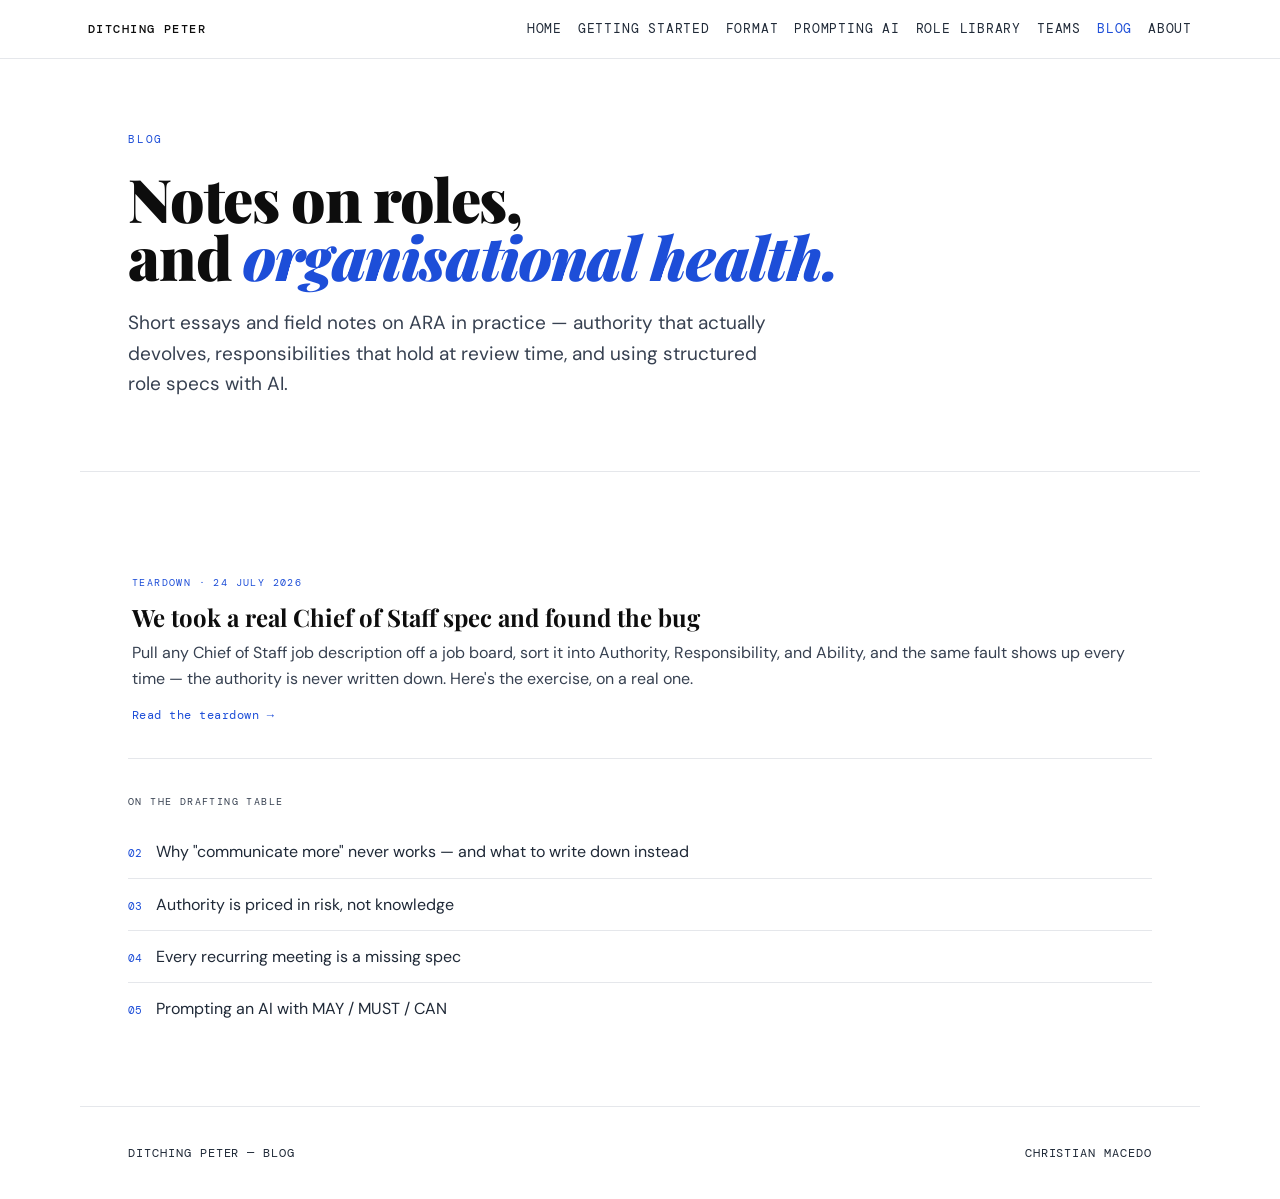
<file: blog.html>
<!DOCTYPE html>
<html lang="en">
<head>
<meta charset="UTF-8">
<meta name="viewport" content="width=device-width, initial-scale=1.0">
    <link rel="icon" href="/favicon.svg" type="image/svg+xml">
    <link rel="icon" href="/favicon-32.png" sizes="32x32" type="image/png">
    <link rel="apple-touch-icon" href="/apple-touch-icon.png">
<title>Blog — Ditching Peter</title>
<meta name="description" content="Field notes on ARA: authority written down, responsibilities that hold at review, and structured role specs used with AI.">
<link rel="canonical" href="https://ditchingpeter.com/blog">
<link rel="describedby" href="https://ditchingpeter.com/llms.txt">
<meta property="og:title" content="Blog — Ditching Peter">
<meta property="og:description" content="Field notes on ARA: authority written down, responsibilities that hold at review, and structured role specs used with AI.">
<meta property="og:url" content="https://ditchingpeter.com/blog">
<meta property="og:type" content="website">
<meta property="og:site_name" content="Ditching Peter">
<meta property="og:locale" content="en_GB">
<link rel="preconnect" href="https://fonts.googleapis.com">
<link rel="preconnect" href="https://fonts.gstatic.com" crossorigin>
<link href="https://fonts.googleapis.com/css2?family=Playfair+Display:ital,wght@0,400;0,700;0,900;1,400;1,700&family=DM+Sans:ital,wght@0,300;0,400;0,500;1,300&family=DM+Mono:wght@400;500&display=swap" rel="stylesheet">
<link rel="stylesheet" href="/docs.css">
</head>
<body>

<nav>
  <div class="nav-inner">
    <a href="/" class="nav-logo">Ditching Peter</a>
    <ul class="nav-links">
      <li><a href="/">Home</a></li>
      <li><a href="/getting-started">Getting Started</a></li>
      <li><a href="/format">Format</a></li>
      <li><a href="/prompting-ai">Prompting AI</a></li>
      <li><a href="/role-library">Role Library</a></li>
      <li><a href="/teams">Teams</a></li>
      <li><a href="/blog" style="color:var(--accent)">Blog</a></li>
      <li><a href="/about">About</a></li>
    </ul>
    <button class="nav-burger" onclick="toggleNav(this)" aria-label="Menu"><span></span><span></span><span></span></button>
  </div>
  <div class="nav-drawer" id="navDrawer">
    <a href="/" onclick="closeNav()">Home</a>
    <a href="/getting-started" onclick="closeNav()">Getting Started</a>
    <a href="/format" onclick="closeNav()">Format</a>
    <a href="/prompting-ai" onclick="closeNav()">Prompting AI</a>
    <a href="/role-library" onclick="closeNav()">Role Library</a>
    <a href="/teams" onclick="closeNav()">Teams</a>
    <a href="/blog" onclick="closeNav()" style="color:var(--accent)">Blog</a>
    <a href="/about" onclick="closeNav()">About</a>
  </div>
</nav>

<!-- HEADER -->
<section style="padding-top:130px;">
  <p class="eyebrow">Blog</p>
  <h1 class="title">Notes on roles,<br>and <em>organisational health.</em></h1>
  <p class="lede">Short essays and field notes on ARA in practice — authority that actually devolves, responsibilities that hold at review time, and using structured role specs with AI.</p>
</section>

<!-- POSTS -->
<section>
  <a class="post-card" href="/blog/chief-of-staff-teardown">
    <div class="post-meta">Teardown · 24 July 2026</div>
    <h3 class="post-title">We took a real Chief of Staff spec and found the bug</h3>
    <p class="post-excerpt">Pull any Chief of Staff job description off a job board, sort it into Authority, Responsibility, and Ability, and the same fault shows up every time — the authority is never written down. Here's the exercise, on a real one.</p>
    <span class="post-more">Read the teardown →</span>
  </a>

  <div class="upcoming">
    <div class="upcoming-label">On the drafting table</div>
    <div class="upcoming-item"><span class="dot">02</span><span class="t">Why "communicate more" never works — and what to write down instead</span></div>
    <div class="upcoming-item"><span class="dot">03</span><span class="t">Authority is priced in risk, not knowledge</span></div>
    <div class="upcoming-item"><span class="dot">04</span><span class="t">Every recurring meeting is a missing spec</span></div>
    <div class="upcoming-item"><span class="dot">05</span><span class="t">Prompting an AI with MAY / MUST / CAN</span></div>
  </div>
</section>

<footer>
  <p>Ditching Peter — Blog</p>
  <p>Christian Macedo</p>
</footer>

<script>
  function toggleNav(btn){btn.classList.toggle('open');document.getElementById('navDrawer').classList.toggle('open');}
  function closeNav(){document.querySelector('.nav-burger').classList.remove('open');document.getElementById('navDrawer').classList.remove('open');}
</script>
</body>
</html>
</file>
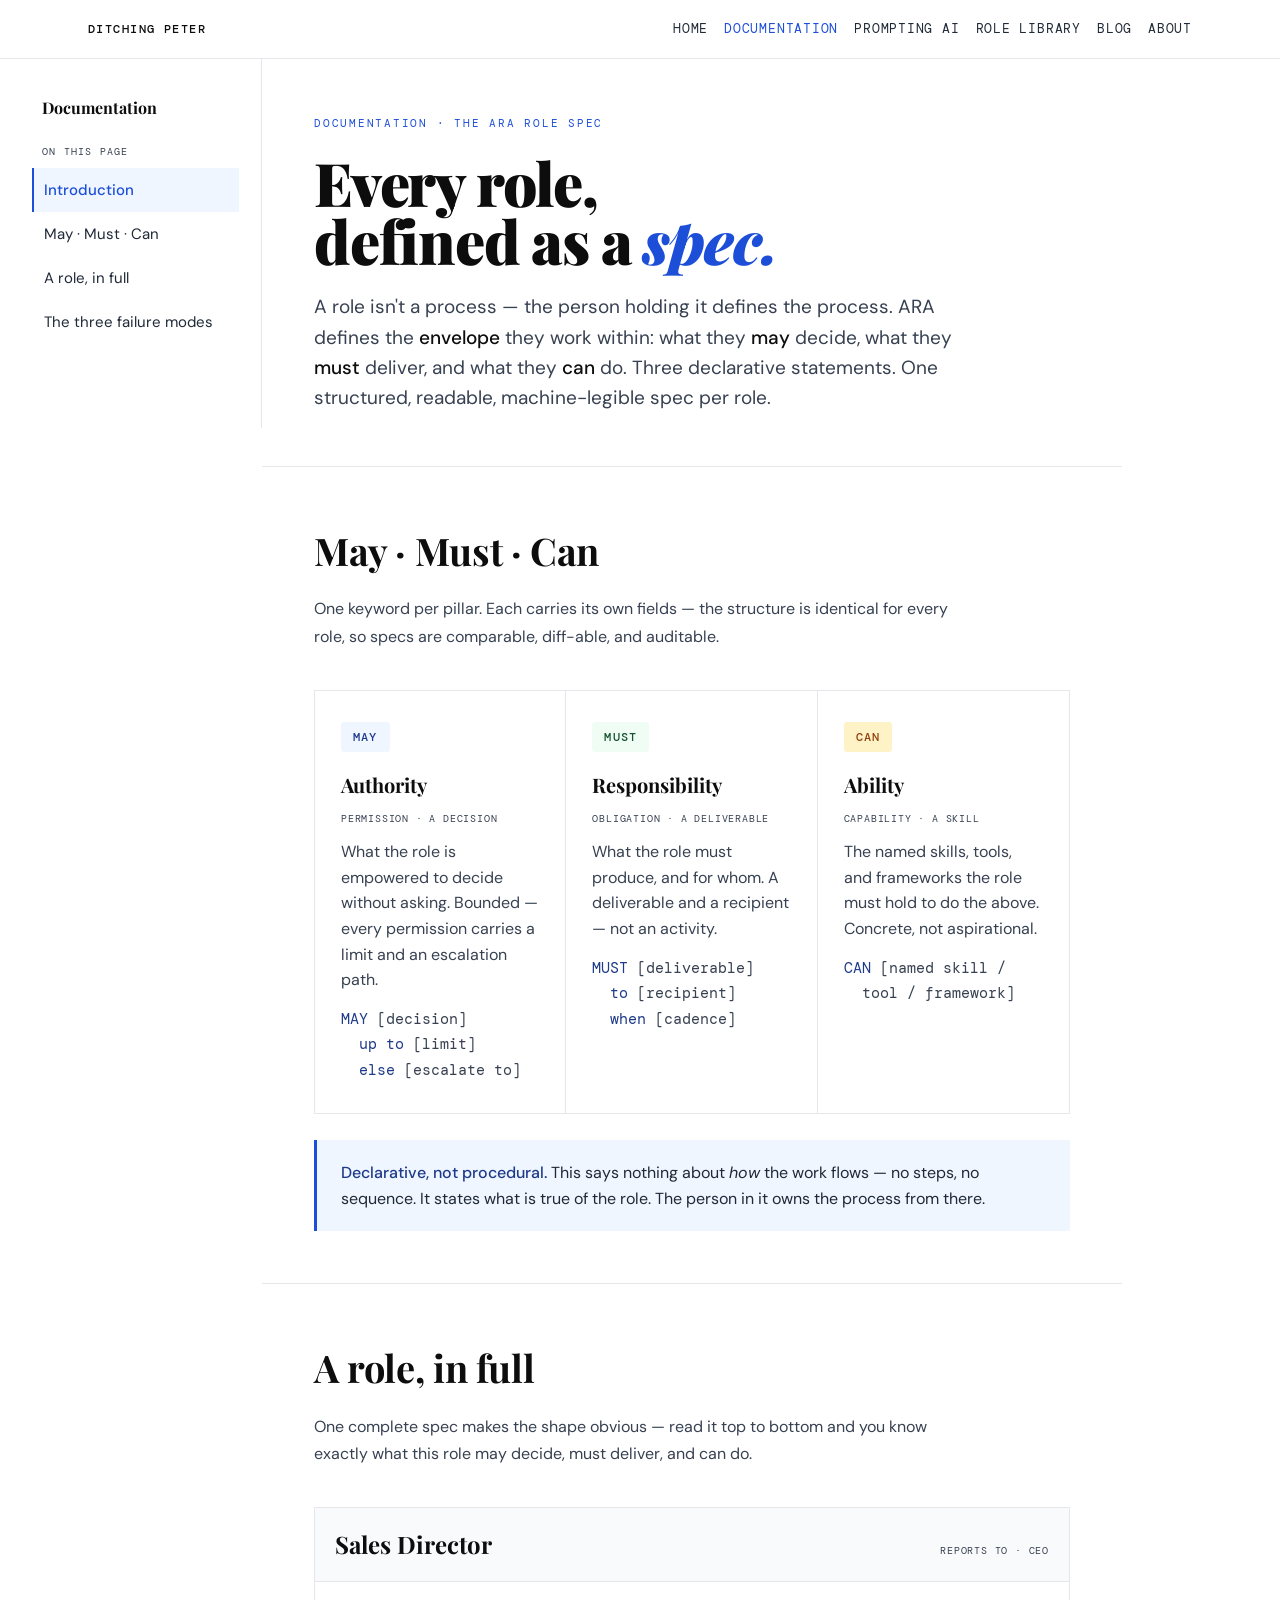
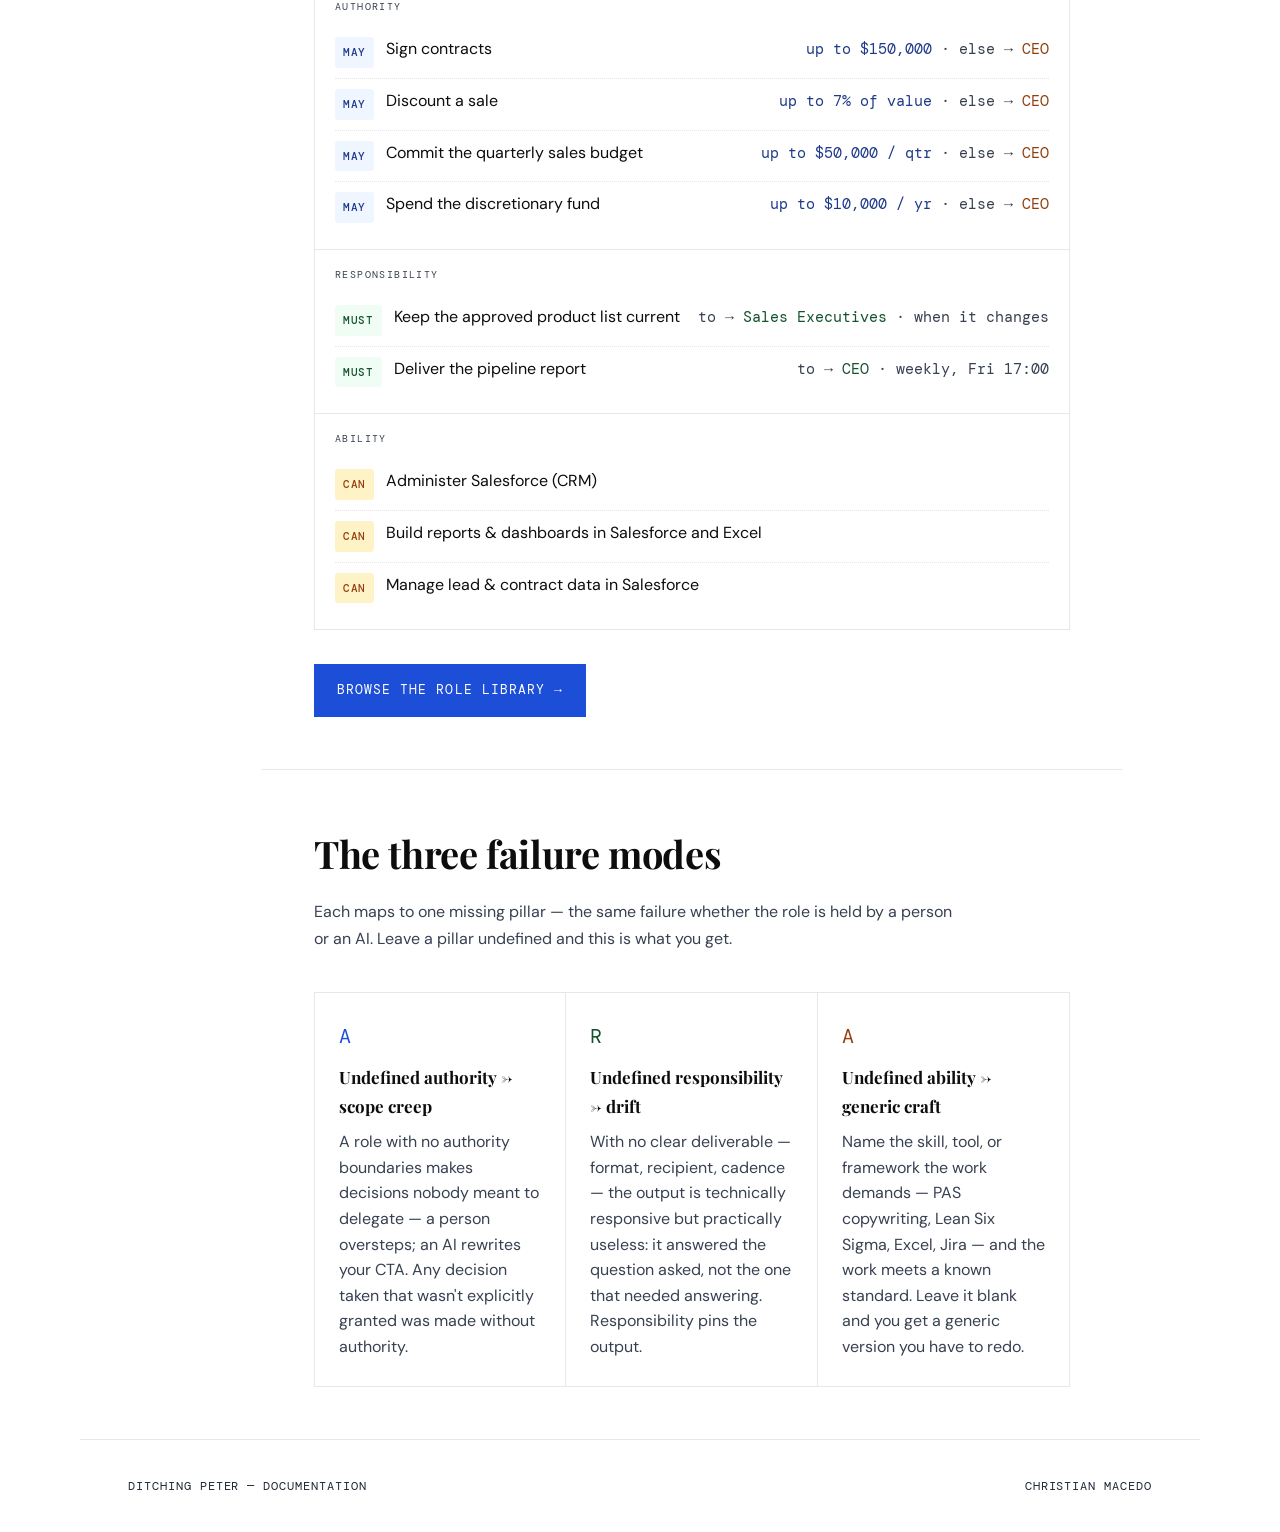
<file: documentation.html>
<!DOCTYPE html>
<html lang="en">
<head>
<meta charset="UTF-8">
<meta name="viewport" content="width=device-width, initial-scale=1.0">
<title>Documentation — Ditching Peter</title>
<link rel="preconnect" href="https://fonts.googleapis.com">
<link rel="preconnect" href="https://fonts.gstatic.com" crossorigin>
<link href="https://fonts.googleapis.com/css2?family=Playfair+Display:ital,wght@0,400;0,700;0,900;1,400;1,700&family=DM+Sans:ital,wght@0,300;0,400;0,500;1,300&family=DM+Mono:wght@400;500&display=swap" rel="stylesheet">
<link rel="stylesheet" href="/docs.css">
</head>
<body>

<nav>
  <div class="nav-inner">
    <a href="/" class="nav-logo">Ditching Peter</a>
    <ul class="nav-links">
      <li><a href="/">Home</a></li>
      <li><a href="/documentation" style="color:var(--accent)">Documentation</a></li>
      <li><a href="/prompting-ai">Prompting AI</a></li>
      <li><a href="/role-library">Role Library</a></li>
      <li><a href="/blog">Blog</a></li>
      <li><a href="/about">About</a></li>
    </ul>
    <button class="nav-burger" onclick="toggleNav(this)" aria-label="Menu"><span></span><span></span><span></span></button>
  </div>
  <div class="nav-drawer" id="navDrawer">
    <a href="/"              onclick="closeNav()">Home</a>
    <a href="/documentation" onclick="closeNav()" style="color:var(--accent)">Documentation</a>
    <a href="/prompting-ai"  onclick="closeNav()">Prompting AI</a>
    <a href="/role-library"  onclick="closeNav()">Role Library</a>
    <a href="/blog"          onclick="closeNav()">Blog</a>
    <a href="/about"         onclick="closeNav()">About</a>
  </div>
</nav>

<div class="docs-shell">

  <!-- SIDEBAR -->
  <aside class="docs-sidebar" id="docsSidebar">
    <div class="docs-nav-title">Documentation</div>
    <div class="side-group">
      <div class="side-group-label">On this page</div>
      <a class="side-link active" href="#overview">Introduction</a>
      <a class="side-link" href="#may-must-can">May · Must · Can</a>
      <a class="side-link" href="#a-role-in-full">A role, in full</a>
      <a class="side-link" href="#failure-modes">The three failure modes</a>
    </div>
  </aside>

  <!-- CONTENT -->
  <main class="docs-main">

    <section id="overview">
      <p class="eyebrow">Documentation · The ARA Role Spec</p>
      <h1 class="title">Every role,<br>defined as a <em>spec.</em></h1>
      <p class="lede">A role isn't a process — the person holding it defines the process. ARA defines the <strong>envelope</strong> they work within: what they <strong>may</strong> decide, what they <strong>must</strong> deliver, and what they <strong>can</strong> do. Three declarative statements. One structured, readable, machine-legible spec per role.</p>
    </section>

    <section id="may-must-can">
      <h2 class="sec">May · Must · Can</h2>
      <p class="sec-intro">One keyword per pillar. Each carries its own fields — the structure is identical for every role, so specs are comparable, diff-able, and auditable.</p>
      <div class="primer">
        <div class="primer-col">
          <span class="kw kw-may">MAY</span>
          <h3>Authority</h3>
          <div class="maps">Permission · a decision</div>
          <p>What the role is empowered to decide without asking. Bounded — every permission carries a limit and an escalation path.</p>
          <div class="fields">MAY <span>[decision]</span><br>&nbsp;&nbsp;up&nbsp;to <span>[limit]</span><br>&nbsp;&nbsp;else <span>[escalate to]</span></div>
        </div>
        <div class="primer-col">
          <span class="kw kw-must">MUST</span>
          <h3>Responsibility</h3>
          <div class="maps">Obligation · a deliverable</div>
          <p>What the role must produce, and for whom. A deliverable and a recipient — not an activity.</p>
          <div class="fields">MUST <span>[deliverable]</span><br>&nbsp;&nbsp;to <span>[recipient]</span><br>&nbsp;&nbsp;when <span>[cadence]</span></div>
        </div>
        <div class="primer-col">
          <span class="kw kw-can">CAN</span>
          <h3>Ability</h3>
          <div class="maps">Capability · a skill</div>
          <p>The named skills, tools, and frameworks the role must hold to do the above. Concrete, not aspirational.</p>
          <div class="fields">CAN <span>[named skill /</span><br>&nbsp;&nbsp;<span>tool / framework]</span></div>
        </div>
      </div>
      <div class="callout"><strong>Declarative, not procedural.</strong> This says nothing about <em>how</em> the work flows — no steps, no sequence. It states what is true of the role. The person in it owns the process from there.</div>
    </section>

    <section id="a-role-in-full">
      <h2 class="sec">A role, in full</h2>
      <p class="sec-intro">One complete spec makes the shape obvious — read it top to bottom and you know exactly what this role may decide, must deliver, and can do.</p>
      <div class="spec-doc">
        <div class="spec-doc-head"><span class="spec-role">Sales Director</span><span class="spec-reports">Reports to · CEO</span></div>
        <div class="ara-block">
          <div class="ara-label">Authority</div>
          <div class="spec-line"><span class="line-kw kw-may">MAY</span><div class="line-body"><span class="line-clause">Sign contracts</span><span class="line-meta"><span class="lim">up to $150,000</span> · else → <span class="esc">CEO</span></span></div></div>
          <div class="spec-line"><span class="line-kw kw-may">MAY</span><div class="line-body"><span class="line-clause">Discount a sale</span><span class="line-meta"><span class="lim">up to 7% of value</span> · else → <span class="esc">CEO</span></span></div></div>
          <div class="spec-line"><span class="line-kw kw-may">MAY</span><div class="line-body"><span class="line-clause">Commit the quarterly sales budget</span><span class="line-meta"><span class="lim">up to $50,000 / qtr</span> · else → <span class="esc">CEO</span></span></div></div>
          <div class="spec-line"><span class="line-kw kw-may">MAY</span><div class="line-body"><span class="line-clause">Spend the discretionary fund</span><span class="line-meta"><span class="lim">up to $10,000 / yr</span> · else → <span class="esc">CEO</span></span></div></div>
        </div>
        <div class="ara-block">
          <div class="ara-label">Responsibility</div>
          <div class="spec-line"><span class="line-kw kw-must">MUST</span><div class="line-body"><span class="line-clause">Keep the approved product list current</span><span class="line-meta">to → <span class="to">Sales Executives</span> · when it changes</span></div></div>
          <div class="spec-line"><span class="line-kw kw-must">MUST</span><div class="line-body"><span class="line-clause">Deliver the pipeline report</span><span class="line-meta">to → <span class="to">CEO</span> · weekly, Fri 17:00</span></div></div>
        </div>
        <div class="ara-block">
          <div class="ara-label">Ability</div>
          <div class="spec-line"><span class="line-kw kw-can">CAN</span><div class="line-body"><span class="line-clause">Administer Salesforce (CRM)</span></div></div>
          <div class="spec-line"><span class="line-kw kw-can">CAN</span><div class="line-body"><span class="line-clause">Build reports &amp; dashboards in Salesforce and Excel</span></div></div>
          <div class="spec-line"><span class="line-kw kw-can">CAN</span><div class="line-body"><span class="line-clause">Manage lead &amp; contract data in Salesforce</span></div></div>
        </div>
      </div>
      <p style="margin-top:34px;"><a href="/role-library" class="cta">Browse the role library →</a></p>
    </section>

    <section id="failure-modes">
      <h2 class="sec">The three failure modes</h2>
      <p class="sec-intro">Each maps to one missing pillar — the same failure whether the role is held by a person or an AI. Leave a pillar undefined and this is what you get.</p>
      <div class="why-grid">
        <div class="why-card"><div class="n" style="color:var(--accent)">A</div><h4>Undefined authority → scope creep</h4><p>A role with no authority boundaries makes decisions nobody meant to delegate — a person oversteps; an AI rewrites your CTA. Any decision taken that wasn't explicitly granted was made without authority.</p></div>
        <div class="why-card"><div class="n" style="color:var(--good)">R</div><h4>Undefined responsibility → drift</h4><p>With no clear deliverable — format, recipient, cadence — the output is technically responsive but practically useless: it answered the question asked, not the one that needed answering. Responsibility pins the output.</p></div>
        <div class="why-card"><div class="n" style="color:var(--amber)">A</div><h4>Undefined ability → generic craft</h4><p>Name the skill, tool, or framework the work demands — PAS copywriting, Lean Six Sigma, Excel, Jira — and the work meets a known standard. Leave it blank and you get a generic version you have to redo.</p></div>
      </div>
    </section>

  </main>
</div>

<footer>
  <p>Ditching Peter — Documentation</p>
  <p>Christian Macedo</p>
</footer>

<script>
  function toggleNav(btn){btn.classList.toggle('open');document.getElementById('navDrawer').classList.toggle('open');}
  function closeNav(){document.querySelector('.nav-burger').classList.remove('open');document.getElementById('navDrawer').classList.remove('open');}

  // Sidebar scroll-spy
  (function(){
    const links = [...document.querySelectorAll('.docs-sidebar a.side-link[href^="#"]')];
    const map = {};
    links.forEach(l => { map[l.getAttribute('href').slice(1)] = l; });
    const setActive = id => { if(!map[id]) return; links.forEach(l=>l.classList.remove('active')); map[id].classList.add('active'); };
    const obs = new IntersectionObserver(entries => {
      entries.forEach(e => { if (e.isIntersecting) setActive(e.target.id); });
    }, { rootMargin: '-30% 0px -60% 0px', threshold: 0 });
    document.querySelectorAll('.docs-main > section[id]').forEach(s => obs.observe(s));
  })();
</script>
</body>
</html>
</file>
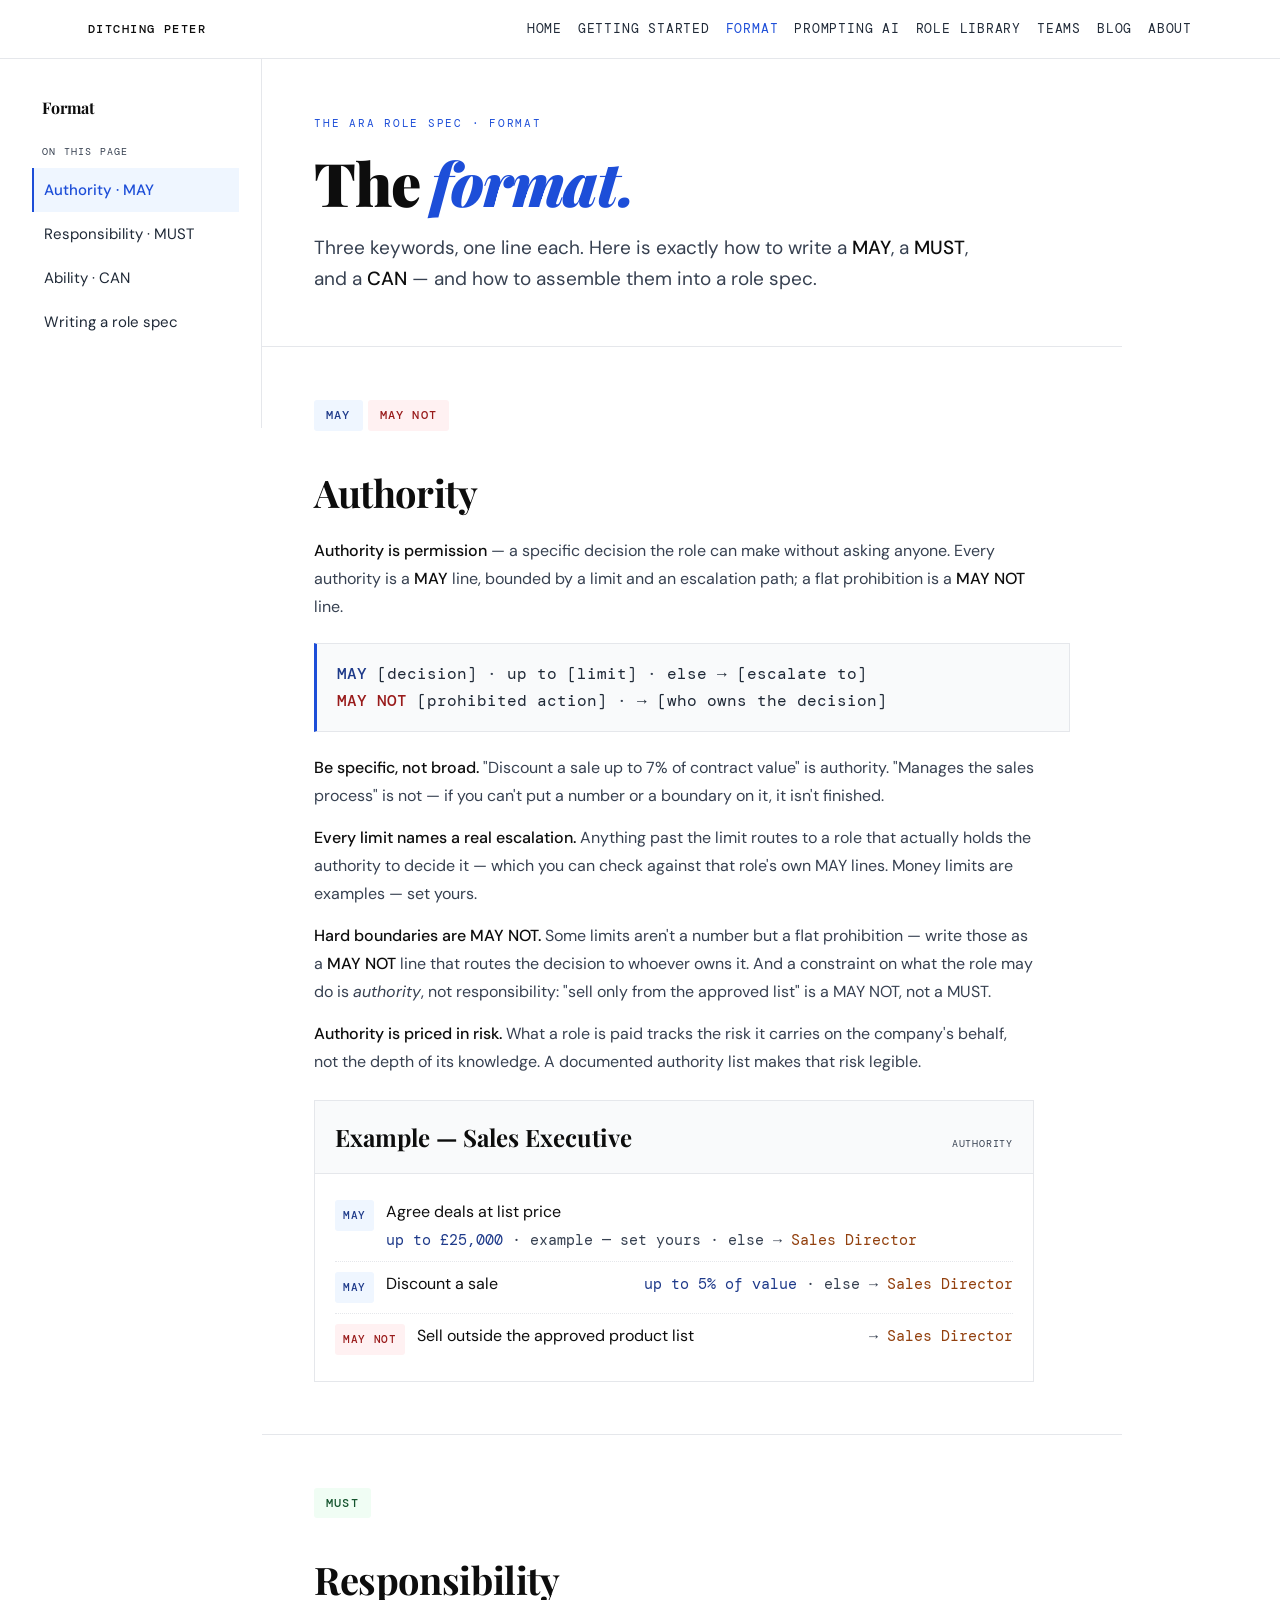
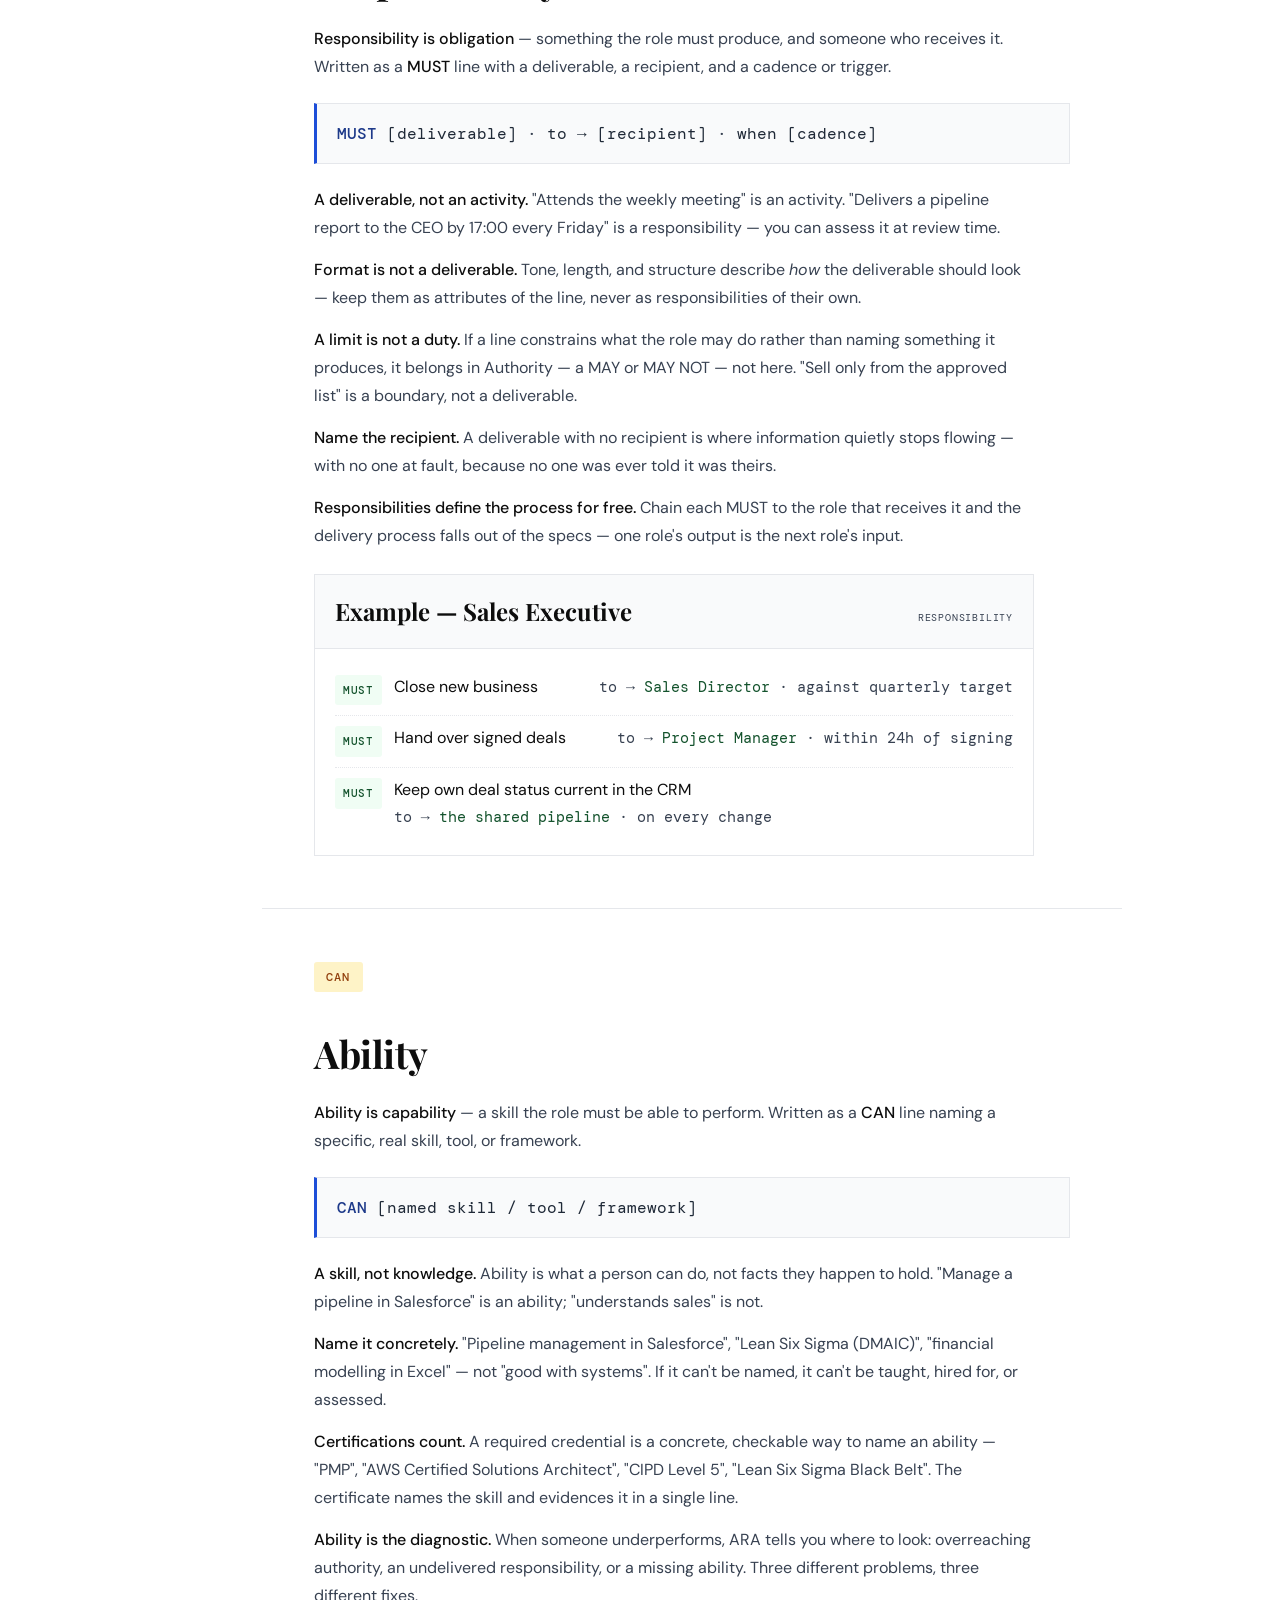
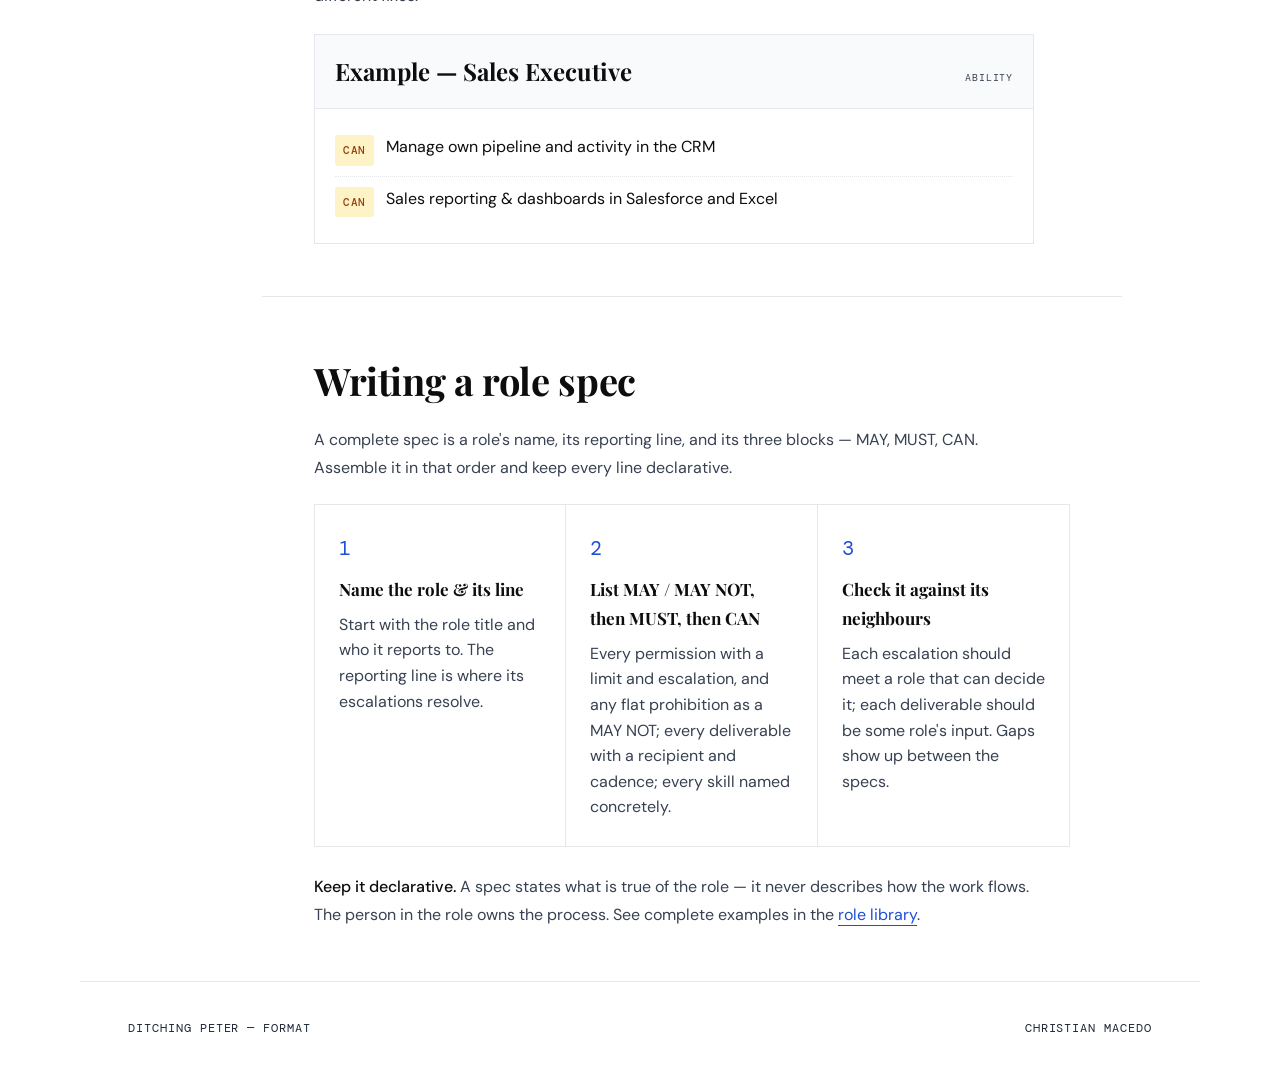
<file: format.html>
<!DOCTYPE html>
<html lang="en">
<head>
<meta charset="UTF-8">
<meta name="viewport" content="width=device-width, initial-scale=1.0">
    <link rel="icon" href="/favicon.svg" type="image/svg+xml">
    <link rel="icon" href="/favicon-32.png" sizes="32x32" type="image/png">
    <link rel="apple-touch-icon" href="/apple-touch-icon.png">
<title>Format — Ditching Peter</title>
<meta name="description" content="How to write an ARA role spec. MAY, MUST, and CAN — one line each — and how those lines become a role you can compare.">
<link rel="canonical" href="https://ditchingpeter.com/format">
<link rel="describedby" href="https://ditchingpeter.com/llms.txt">
<meta property="og:title" content="Format — Ditching Peter">
<meta property="og:description" content="How to write an ARA role spec. MAY, MUST, and CAN — one line each — and how those lines become a role you can compare.">
<meta property="og:url" content="https://ditchingpeter.com/format">
<meta property="og:type" content="website">
<meta property="og:site_name" content="Ditching Peter">
<meta property="og:locale" content="en_GB">
<link rel="preconnect" href="https://fonts.googleapis.com">
<link rel="preconnect" href="https://fonts.gstatic.com" crossorigin>
<link href="https://fonts.googleapis.com/css2?family=Playfair+Display:ital,wght@0,400;0,700;0,900;1,400;1,700&family=DM+Sans:ital,wght@0,300;0,400;0,500;1,300&family=DM+Mono:wght@400;500&display=swap" rel="stylesheet">
<link rel="stylesheet" href="/docs.css">
<style>
  .pillar-kw{margin-bottom:14px;}
  .doc-copy{max-width:720px;}
  .doc-copy p{font-size:16px;color:var(--muted);line-height:1.75;margin-bottom:14px;}
  .doc-copy p:last-child{margin-bottom:0;}
  .doc-copy strong{color:var(--ink);font-weight:500;}
  .doc-copy a{color:var(--accent);text-decoration:none;border-bottom:1px solid var(--accent);}
  .syntax{font-family:'DM Mono',monospace;font-size:16px;background:var(--bg-tint);border:1px solid var(--rule);border-left:3px solid var(--accent);padding:16px 20px;margin:22px 0;color:var(--ink-soft);line-height:1.7;overflow-x:auto;}
  .syntax .k{color:var(--accent-dark);font-weight:500;}
  .syntax .kn{color:var(--bad);font-weight:500;}
  .syntax .f{color:var(--muted);}
  .spec-doc{margin-top:24px;max-width:720px;}
  @media (prefers-color-scheme: dark){ .syntax{background-color:var(--bg-tint) !important;} }
</style>
</head>
<body>

<nav>
  <div class="nav-inner">
    <a href="/" class="nav-logo">Ditching Peter</a>
    <ul class="nav-links">
      <li><a href="/">Home</a></li>
      <li><a href="/getting-started">Getting Started</a></li>
      <li><a href="/format" style="color:var(--accent)">Format</a></li>
      <li><a href="/prompting-ai">Prompting AI</a></li>
      <li><a href="/role-library">Role Library</a></li>
      <li><a href="/teams">Teams</a></li>
      <li><a href="/blog">Blog</a></li>
      <li><a href="/about">About</a></li>
    </ul>
    <button class="nav-burger" onclick="toggleNav(this)" aria-label="Menu"><span></span><span></span><span></span></button>
  </div>
  <div class="nav-drawer" id="navDrawer">
    <a href="/" onclick="closeNav()">Home</a>
    <a href="/getting-started" onclick="closeNav()">Getting Started</a>
    <a href="/format" onclick="closeNav()" style="color:var(--accent)">Format</a>
    <a href="/prompting-ai" onclick="closeNav()">Prompting AI</a>
    <a href="/role-library" onclick="closeNav()">Role Library</a>
    <a href="/teams" onclick="closeNav()">Teams</a>
    <a href="/blog" onclick="closeNav()">Blog</a>
    <a href="/about" onclick="closeNav()">About</a>
  </div>
</nav>

<div class="docs-shell">

  <!-- ON-THIS-PAGE SIDEBAR -->
  <aside class="docs-sidebar">
    <div class="docs-nav-title">Format</div>
    <details class="side-fold">
      <summary>On this page</summary>
      <div class="side-fold-body">
        <div class="side-group">
          <div class="side-group-label">On this page</div>
          <a class="side-link active" href="#authority">Authority · MAY</a>
          <a class="side-link" href="#responsibility">Responsibility · MUST</a>
          <a class="side-link" href="#ability">Ability · CAN</a>
          <a class="side-link" href="#writing">Writing a role spec</a>
        </div>
      </div>
    </details>
  </aside>
  <script>
    (function(){
      var folds=document.querySelectorAll('.side-fold');
      var mq=window.matchMedia('(min-width: 1100px)');
      function sync(){ folds.forEach(function(d){ d.open = mq.matches; }); }
      sync();
      if(mq.addEventListener) mq.addEventListener('change', sync);
    })();
  </script>

  <!-- CONTENT -->
  <main class="docs-main">

    <section id="intro">
      <p class="eyebrow">The ARA Role Spec · Format</p>
      <h1 class="title">The <em>format.</em></h1>
      <p class="lede">Three keywords, one line each. Here is exactly how to write a <strong>MAY</strong>, a <strong>MUST</strong>, and a <strong>CAN</strong> — and how to assemble them into a role spec.</p>
    </section>

    <section id="authority">
      <div class="pillar-kw"><span class="kw kw-may">MAY</span> <span class="kw kw-maynot">MAY NOT</span></div>
      <h2 class="sec">Authority</h2>
      <div class="doc-copy">
        <p><strong>Authority is permission</strong> — a specific decision the role can make without asking anyone. Every authority is a <strong>MAY</strong> line, bounded by a limit and an escalation path; a flat prohibition is a <strong>MAY NOT</strong> line.</p>
      </div>
      <div class="syntax"><span class="k">MAY</span> [decision] <span class="f">·</span> up to [limit] <span class="f">·</span> else → [escalate to]<br><span class="kn">MAY NOT</span> [prohibited action] <span class="f">·</span> → [who owns the decision]</div>
      <div class="doc-copy">
        <p><strong>Be specific, not broad.</strong> "Discount a sale up to 7% of contract value" is authority. "Manages the sales process" is not — if you can't put a number or a boundary on it, it isn't finished.</p>
        <p><strong>Every limit names a real escalation.</strong> Anything past the limit routes to a role that actually holds the authority to decide it — which you can check against that role's own MAY lines. Money limits are examples — set yours.</p>
        <p><strong>Hard boundaries are MAY NOT.</strong> Some limits aren't a number but a flat prohibition — write those as a <strong>MAY NOT</strong> line that routes the decision to whoever owns it. And a constraint on what the role may do is <em>authority</em>, not responsibility: "sell only from the approved list" is a MAY NOT, not a MUST.</p>
        <p><strong>Authority is priced in risk.</strong> What a role is paid tracks the risk it carries on the company's behalf, not the depth of its knowledge. A documented authority list makes that risk legible.</p>
      </div>
      <div class="spec-doc">
        <div class="spec-doc-head"><span class="spec-role">Example — Sales Executive</span><span class="spec-reports">Authority</span></div>
        <div class="ara-block">
          <div class="spec-line"><span class="line-kw kw-may">MAY</span><div class="line-body"><span class="line-clause">Agree deals at list price</span><span class="line-meta"><span class="lim">up to £25,000</span> · example — set yours · else → <span class="esc">Sales Director</span></span></div></div>
          <div class="spec-line"><span class="line-kw kw-may">MAY</span><div class="line-body"><span class="line-clause">Discount a sale</span><span class="line-meta"><span class="lim">up to 5% of value</span> · else → <span class="esc">Sales Director</span></span></div></div>
          <div class="spec-line"><span class="line-kw kw-maynot">MAY NOT</span><div class="line-body"><span class="line-clause">Sell outside the approved product list</span><span class="line-meta">→ <span class="esc">Sales Director</span></span></div></div>
        </div>
      </div>
    </section>

    <section id="responsibility">
      <div class="pillar-kw"><span class="kw kw-must">MUST</span></div>
      <h2 class="sec">Responsibility</h2>
      <div class="doc-copy">
        <p><strong>Responsibility is obligation</strong> — something the role must produce, and someone who receives it. Written as a <strong>MUST</strong> line with a deliverable, a recipient, and a cadence or trigger.</p>
      </div>
      <div class="syntax"><span class="k">MUST</span> [deliverable] <span class="f">·</span> to → [recipient] <span class="f">·</span> when [cadence]</div>
      <div class="doc-copy">
        <p><strong>A deliverable, not an activity.</strong> "Attends the weekly meeting" is an activity. "Delivers a pipeline report to the CEO by 17:00 every Friday" is a responsibility — you can assess it at review time.</p>
        <p><strong>Format is not a deliverable.</strong> Tone, length, and structure describe <em>how</em> the deliverable should look — keep them as attributes of the line, never as responsibilities of their own.</p>
        <p><strong>A limit is not a duty.</strong> If a line constrains what the role may do rather than naming something it produces, it belongs in Authority — a MAY or MAY NOT — not here. "Sell only from the approved list" is a boundary, not a deliverable.</p>
        <p><strong>Name the recipient.</strong> A deliverable with no recipient is where information quietly stops flowing — with no one at fault, because no one was ever told it was theirs.</p>
        <p><strong>Responsibilities define the process for free.</strong> Chain each MUST to the role that receives it and the delivery process falls out of the specs — one role's output is the next role's input.</p>
      </div>
      <div class="spec-doc">
        <div class="spec-doc-head"><span class="spec-role">Example — Sales Executive</span><span class="spec-reports">Responsibility</span></div>
        <div class="ara-block">
          <div class="spec-line"><span class="line-kw kw-must">MUST</span><div class="line-body"><span class="line-clause">Close new business</span><span class="line-meta">to → <span class="to">Sales Director</span> · against quarterly target</span></div></div>
          <div class="spec-line"><span class="line-kw kw-must">MUST</span><div class="line-body"><span class="line-clause">Hand over signed deals</span><span class="line-meta">to → <span class="to">Project Manager</span> · within 24h of signing</span></div></div>
          <div class="spec-line"><span class="line-kw kw-must">MUST</span><div class="line-body"><span class="line-clause">Keep own deal status current in the CRM</span><span class="line-meta">to → <span class="to">the shared pipeline</span> · on every change</span></div></div>
        </div>
      </div>
    </section>

    <section id="ability">
      <div class="pillar-kw"><span class="kw kw-can">CAN</span></div>
      <h2 class="sec">Ability</h2>
      <div class="doc-copy">
        <p><strong>Ability is capability</strong> — a skill the role must be able to perform. Written as a <strong>CAN</strong> line naming a specific, real skill, tool, or framework.</p>
      </div>
      <div class="syntax"><span class="k">CAN</span> [named skill / tool / framework]</div>
      <div class="doc-copy">
        <p><strong>A skill, not knowledge.</strong> Ability is what a person can do, not facts they happen to hold. "Manage a pipeline in Salesforce" is an ability; "understands sales" is not.</p>
        <p><strong>Name it concretely.</strong> "Pipeline management in Salesforce", "Lean Six Sigma (DMAIC)", "financial modelling in Excel" — not "good with systems". If it can't be named, it can't be taught, hired for, or assessed.</p>
        <p><strong>Certifications count.</strong> A required credential is a concrete, checkable way to name an ability — "PMP", "AWS Certified Solutions Architect", "CIPD Level 5", "Lean Six Sigma Black Belt". The certificate names the skill and evidences it in a single line.</p>
        <p><strong>Ability is the diagnostic.</strong> When someone underperforms, ARA tells you where to look: overreaching authority, an undelivered responsibility, or a missing ability. Three different problems, three different fixes.</p>
      </div>
      <div class="spec-doc">
        <div class="spec-doc-head"><span class="spec-role">Example — Sales Executive</span><span class="spec-reports">Ability</span></div>
        <div class="ara-block">
          <div class="spec-line"><span class="line-kw kw-can">CAN</span><div class="line-body"><span class="line-clause">Manage own pipeline and activity in the CRM</span></div></div>
          <div class="spec-line"><span class="line-kw kw-can">CAN</span><div class="line-body"><span class="line-clause">Sales reporting &amp; dashboards in Salesforce and Excel</span></div></div>
        </div>
      </div>
    </section>

    <section id="writing">
      <h2 class="sec">Writing a role spec</h2>
      <div class="doc-copy">
        <p>A complete spec is a role's name, its reporting line, and its three blocks — MAY, MUST, CAN. Assemble it in that order and keep every line declarative.</p>
      </div>
      <div class="why-grid" style="margin-top:22px;">
        <div class="why-card"><div class="n">1</div><h4>Name the role &amp; its line</h4><p>Start with the role title and who it reports to. The reporting line is where its escalations resolve.</p></div>
        <div class="why-card"><div class="n">2</div><h4>List MAY / MAY NOT, then MUST, then CAN</h4><p>Every permission with a limit and escalation, and any flat prohibition as a MAY NOT; every deliverable with a recipient and cadence; every skill named concretely.</p></div>
        <div class="why-card"><div class="n">3</div><h4>Check it against its neighbours</h4><p>Each escalation should meet a role that can decide it; each deliverable should be some role's input. Gaps show up between the specs.</p></div>
      </div>
      <div class="doc-copy" style="margin-top:26px;">
        <p><strong>Keep it declarative.</strong> A spec states what is true of the role — it never describes how the work flows. The person in the role owns the process. See complete examples in the <a href="/role-library">role library</a>.</p>
      </div>
    </section>

  </main>
</div>

<footer>
  <p>Ditching Peter — Format</p>
  <p>Christian Macedo</p>
</footer>

<script>
  function toggleNav(btn){btn.classList.toggle('open');document.getElementById('navDrawer').classList.toggle('open');}
  function closeNav(){document.querySelector('.nav-burger').classList.remove('open');document.getElementById('navDrawer').classList.remove('open');}
  // Sidebar scroll-spy
  (function(){
    const links = [...document.querySelectorAll('.docs-sidebar a.side-link[href^="#"]')];
    const map = {};
    links.forEach(l => { map[l.getAttribute('href').slice(1)] = l; });
    const setActive = id => { if(!map[id]) return; links.forEach(l=>l.classList.remove('active')); map[id].classList.add('active'); };
    const obs = new IntersectionObserver(entries => {
      entries.forEach(e => { if (e.isIntersecting) setActive(e.target.id); });
    }, { rootMargin: '-30% 0px -60% 0px', threshold: 0 });
    document.querySelectorAll('.docs-main > section[id]').forEach(s => obs.observe(s));
  })();
</script>
</body>
</html>
</file>
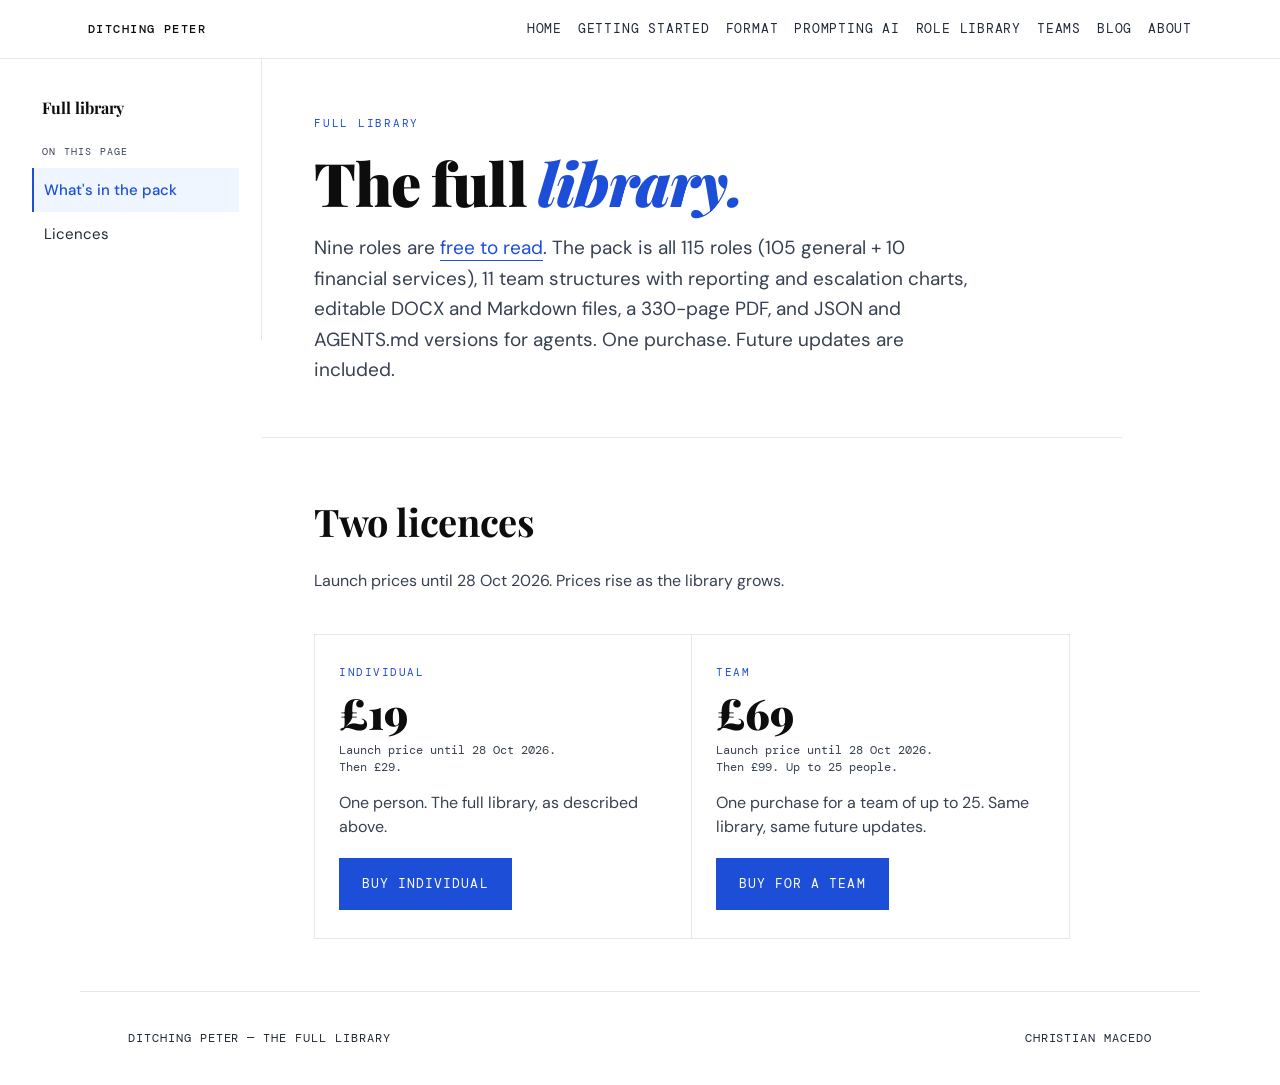
<file: full-library.html>
<!DOCTYPE html>
<html lang="en">
<head>
<meta charset="UTF-8">
<meta name="viewport" content="width=device-width, initial-scale=1.0">
    <link rel="icon" href="/favicon.svg" type="image/svg+xml">
    <link rel="icon" href="/favicon-32.png" sizes="32x32" type="image/png">
    <link rel="apple-touch-icon" href="/apple-touch-icon.png">
<title>The full library — Ditching Peter</title>
<meta name="description" content="The ARA role library: 115 roles (105 general + 10 financial services), 11 team structures, editable DOCX and Markdown, a 330-page PDF, and JSON and AGENTS.md agent versions. One purchase. Launch prices until 28 Oct 2026.">
<link rel="canonical" href="https://ditchingpeter.com/full-library">
<link rel="describedby" href="https://ditchingpeter.com/llms.txt">
<meta property="og:title" content="The full library — Ditching Peter">
<meta property="og:description" content="115 roles (105 general + 10 financial services), 11 team structures, editable files, a 330-page PDF, and agent versions. Individual and Team licences. Launch prices until 28 Oct 2026.">
<meta property="og:url" content="https://ditchingpeter.com/full-library">
<meta property="og:type" content="website">
<meta property="og:site_name" content="Ditching Peter">
<meta property="og:locale" content="en_GB">
<script type="application/ld+json">
{
  "@context": "https://schema.org",
  "@type": "Product",
  "@id": "https://ditchingpeter.com/full-library#ara-role-library",
  "name": "ARA Role Library",
  "description": "All 115 ARA roles (105 general + 10 financial services), 11 team structures with reporting and escalation charts, editable DOCX and Markdown files, a 330-page PDF, and JSON and AGENTS.md versions for agent builders. One-off purchase. Future updates included.",
  "url": "https://ditchingpeter.com/full-library",
  "brand": {
    "@type": "Brand",
    "name": "Ditching Peter"
  },
  "seller": {
    "@type": "Organization",
    "name": "Ditching Peter",
    "url": "https://ditchingpeter.com/"
  },
  "offers": [
    {
      "@type": "Offer",
      "name": "Individual",
      "url": "https://payhip.com/b/RGbfI",
      "priceCurrency": "GBP",
      "price": "19.00",
      "priceValidUntil": "2026-10-28",
      "availability": "https://schema.org/InStock",
      "description": "One person. Launch price £19 until 28 Oct 2026, then £29.",
      "priceSpecification": [
        {
          "@type": "UnitPriceSpecification",
          "price": "19.00",
          "priceCurrency": "GBP",
          "priceType": "https://schema.org/SalePrice",
          "validThrough": "2026-10-28",
          "name": "Launch price"
        },
        {
          "@type": "UnitPriceSpecification",
          "price": "29.00",
          "priceCurrency": "GBP",
          "priceType": "https://schema.org/ListPrice",
          "name": "Standard price"
        }
      ]
    },
    {
      "@type": "Offer",
      "name": "Team",
      "url": "https://payhip.com/b/6LkoT",
      "priceCurrency": "GBP",
      "price": "69.00",
      "priceValidUntil": "2026-10-28",
      "availability": "https://schema.org/InStock",
      "description": "One purchase for a team of up to 25 people. Launch price £69 until 28 Oct 2026, then £99.",
      "priceSpecification": [
        {
          "@type": "UnitPriceSpecification",
          "price": "69.00",
          "priceCurrency": "GBP",
          "priceType": "https://schema.org/SalePrice",
          "validThrough": "2026-10-28",
          "name": "Launch price"
        },
        {
          "@type": "UnitPriceSpecification",
          "price": "99.00",
          "priceCurrency": "GBP",
          "priceType": "https://schema.org/ListPrice",
          "name": "Standard price"
        }
      ]
    }
  ]
}
</script>
<link rel="preconnect" href="https://fonts.googleapis.com">
<link rel="preconnect" href="https://fonts.gstatic.com" crossorigin>
<link href="https://fonts.googleapis.com/css2?family=Playfair+Display:ital,wght@0,400;0,700;0,900;1,400;1,700&family=DM+Sans:ital,wght@0,300;0,400;0,500;1,300&family=DM+Mono:wght@400;500&display=swap" rel="stylesheet">
<link rel="stylesheet" href="/docs.css">
</head>
<body>

<nav>
  <div class="nav-inner">
    <a href="/" class="nav-logo">Ditching Peter</a>
    <ul class="nav-links">
      <li><a href="/">Home</a></li>
      <li><a href="/getting-started">Getting Started</a></li>
      <li><a href="/format">Format</a></li>
      <li><a href="/prompting-ai">Prompting AI</a></li>
      <li><a href="/role-library">Role Library</a></li>
      <li><a href="/teams">Teams</a></li>
      <li><a href="/blog">Blog</a></li>
      <li><a href="/about">About</a></li>
    </ul>
    <button class="nav-burger" onclick="toggleNav(this)" aria-label="Menu"><span></span><span></span><span></span></button>
  </div>
  <div class="nav-drawer" id="navDrawer">
    <a href="/" onclick="closeNav()">Home</a>
    <a href="/getting-started" onclick="closeNav()">Getting Started</a>
    <a href="/format" onclick="closeNav()">Format</a>
    <a href="/prompting-ai" onclick="closeNav()">Prompting AI</a>
    <a href="/role-library" onclick="closeNav()">Role Library</a>
    <a href="/teams" onclick="closeNav()">Teams</a>
    <a href="/blog" onclick="closeNav()">Blog</a>
    <a href="/about" onclick="closeNav()">About</a>
  </div>
</nav>

<div class="docs-shell">

  <aside class="docs-sidebar" id="docsSidebar">
    <div class="docs-nav-title">Full library</div>
    <details class="side-fold">
      <summary>On this page</summary>
      <div class="side-fold-body">
        <div class="side-group">
          <div class="side-group-label">On this page</div>
          <a class="side-link active" href="#pack">What's in the pack</a>
          <a class="side-link" href="#licences">Licences</a>
        </div>
      </div>
    </details>
  </aside>
  <script>
    (function(){
      var folds=document.querySelectorAll('.side-fold');
      var mq=window.matchMedia('(min-width: 1100px)');
      function sync(){ folds.forEach(function(d){ d.open = mq.matches; }); }
      sync();
      if(mq.addEventListener) mq.addEventListener('change', sync);
    })();
  </script>

  <main class="docs-main">

    <section id="pack">
      <p class="eyebrow">Full library</p>
      <h1 class="title">The full <em>library.</em></h1>
      <p class="lede">Nine roles are <a href="/role-library">free to read</a>. The pack is all 115 roles (105 general + 10 financial services), 11 team structures with reporting and escalation charts, editable DOCX and Markdown files, a 330-page PDF, and JSON and AGENTS.md versions for agents. One purchase. Future updates are included.</p>
    </section>

    <section id="licences">
      <h2 class="sec">Two licences</h2>
      <p class="sec-intro">Launch prices until 28 Oct 2026. Prices rise as the library grows.</p>
      <div class="price-grid">
        <div class="price-card">
          <div class="price-name">Individual</div>
          <div class="price-now">£19</div>
          <div class="price-was">Launch price until 28 Oct 2026.<br>Then £29.</div>
          <p>One person. The full library, as described above.</p>
          <a class="cta" href="https://payhip.com/b/RGbfI" target="_blank" rel="noopener noreferrer">Buy individual</a>
        </div>
        <div class="price-card">
          <div class="price-name">Team</div>
          <div class="price-now">£69</div>
          <div class="price-was">Launch price until 28 Oct 2026.<br>Then £99. Up to 25 people.</div>
          <p>One purchase for a team of up to 25. Same library, same future updates.</p>
          <a class="cta" href="https://payhip.com/b/6LkoT" target="_blank" rel="noopener noreferrer">Buy for a team</a>
        </div>
      </div>
    </section>

  </main>
</div>

<footer>
  <p>Ditching Peter — The full library</p>
  <p>Christian Macedo</p>
</footer>

<script>
  function toggleNav(btn){btn.classList.toggle('open');document.getElementById('navDrawer').classList.toggle('open');}
  function closeNav(){document.querySelector('.nav-burger').classList.remove('open');document.getElementById('navDrawer').classList.remove('open');}

  (function(){
    const links = [...document.querySelectorAll('.docs-sidebar a.side-link[href^="#"]')];
    const map = {};
    links.forEach(l => { map[l.getAttribute('href').slice(1)] = l; });
    const setActive = id => { if(!map[id]) return; links.forEach(l=>l.classList.remove('active')); map[id].classList.add('active'); };
    const obs = new IntersectionObserver(entries => {
      entries.forEach(e => { if (e.isIntersecting) setActive(e.target.id); });
    }, { rootMargin: '-30% 0px -60% 0px', threshold: 0 });
    document.querySelectorAll('.docs-main > section[id]').forEach(s => obs.observe(s));
  })();
</script>
</body>
</html>
</file>
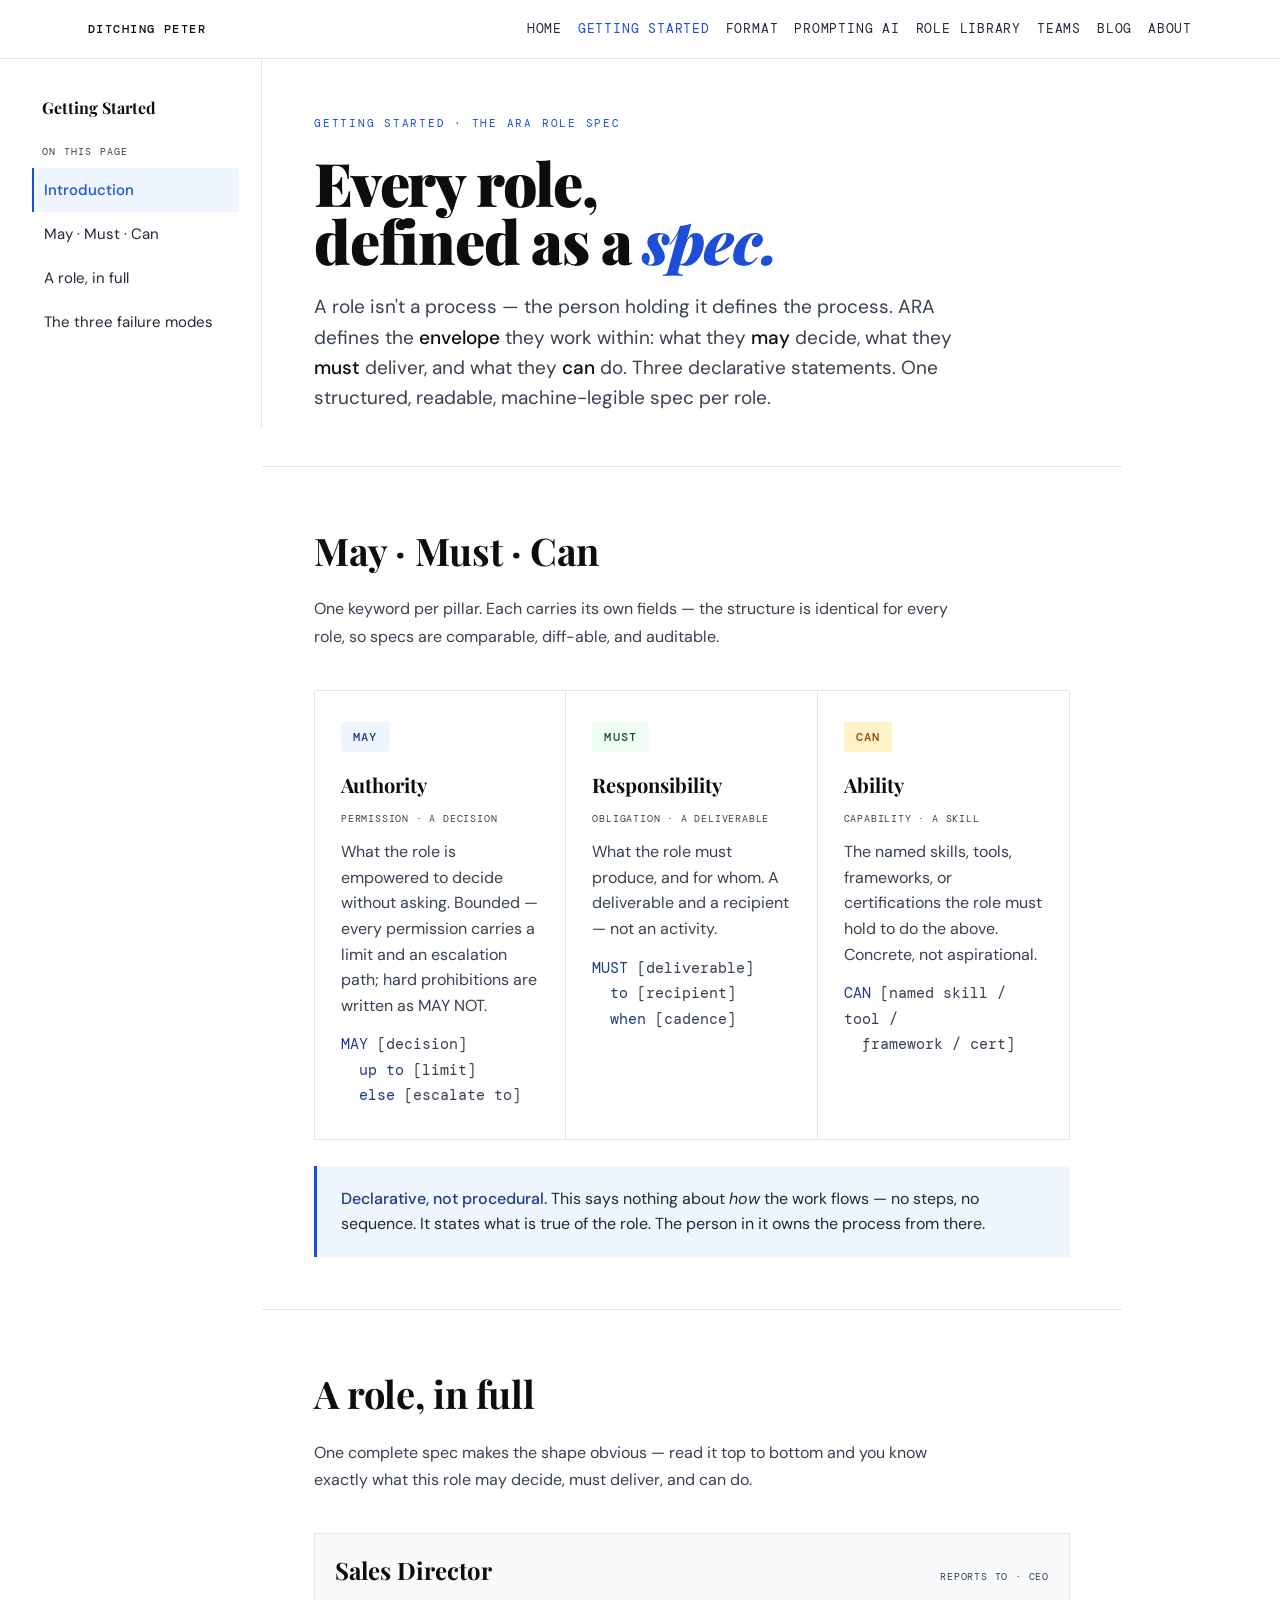
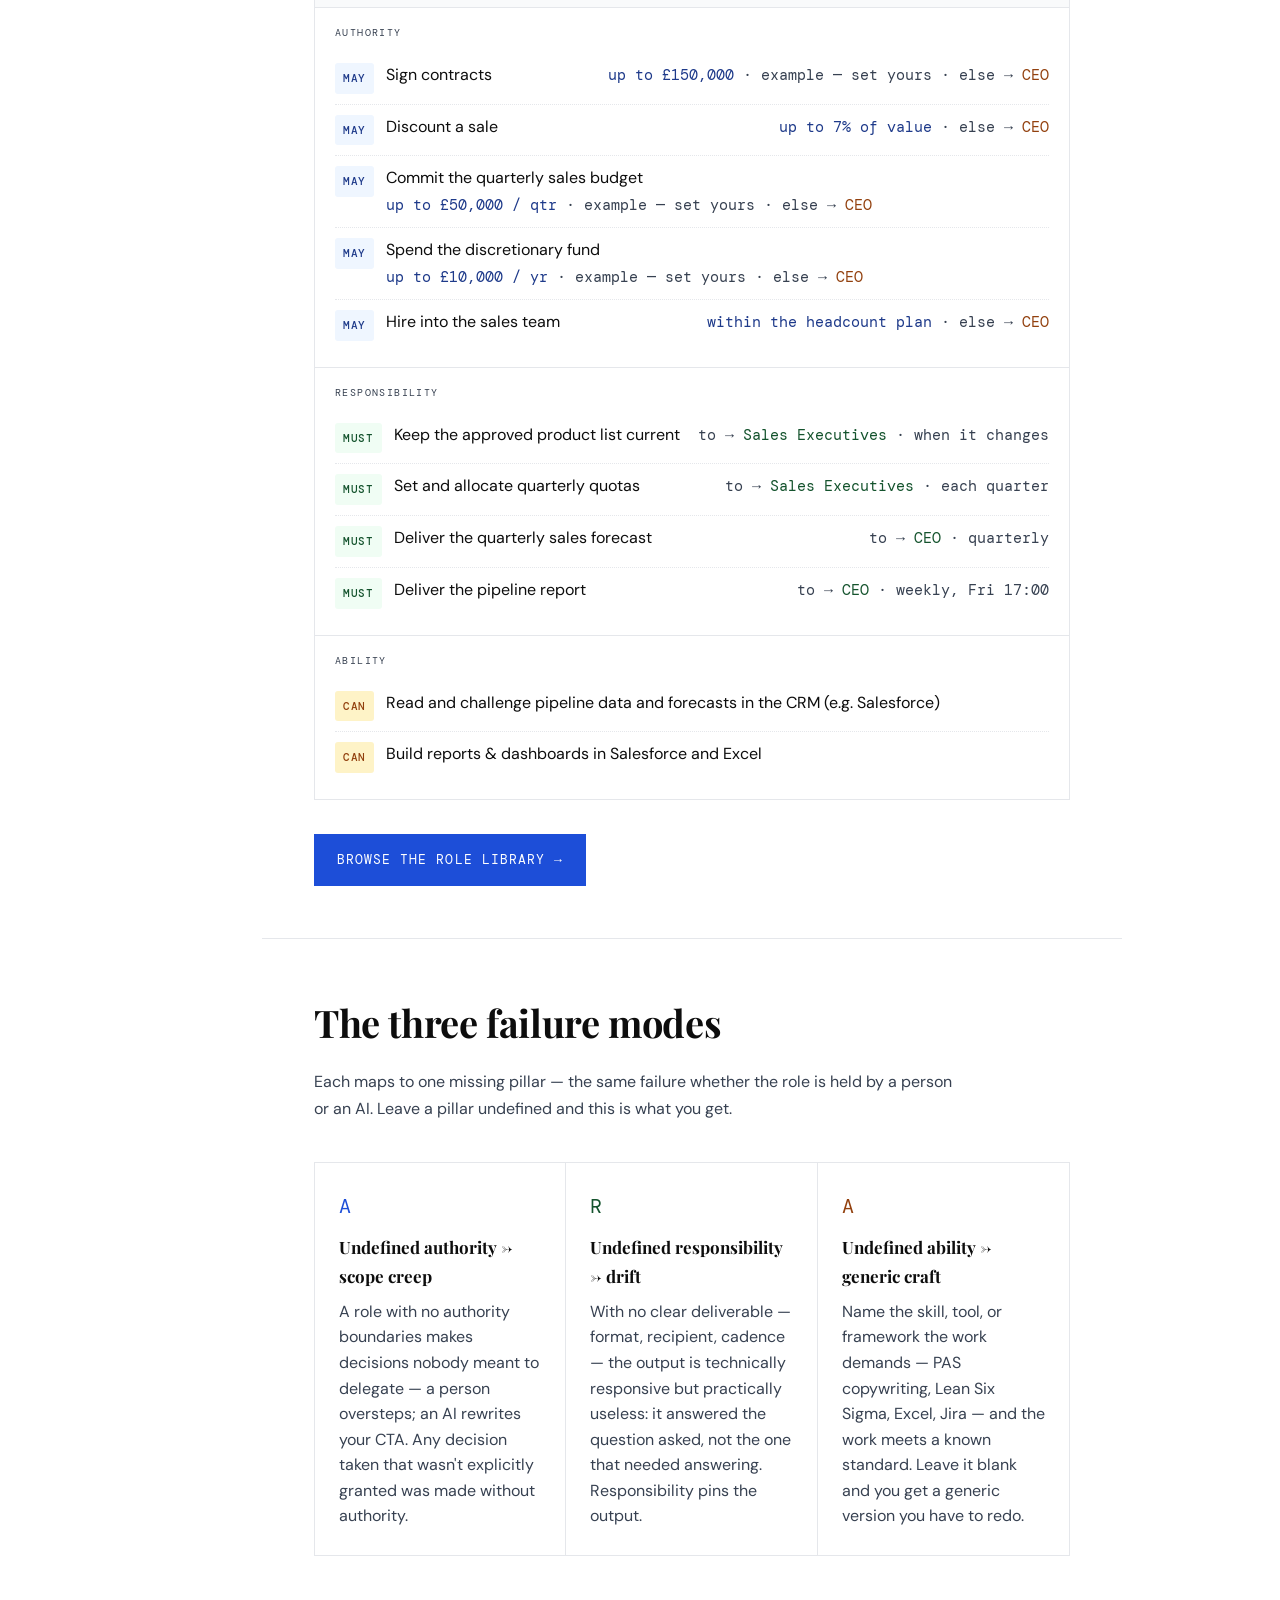
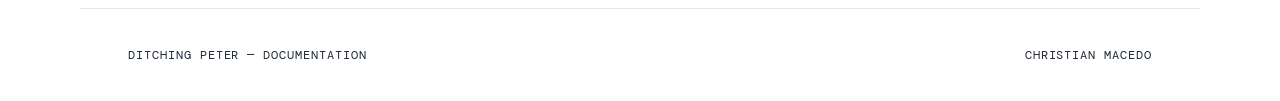
<file: getting-started.html>
<!DOCTYPE html>
<html lang="en">
<head>
<meta charset="UTF-8">
<meta name="viewport" content="width=device-width, initial-scale=1.0">
    <link rel="icon" href="/favicon.svg" type="image/svg+xml">
    <link rel="icon" href="/favicon-32.png" sizes="32x32" type="image/png">
    <link rel="apple-touch-icon" href="/apple-touch-icon.png">
<title>Getting Started — Ditching Peter</title>
<meta name="description" content="Every role as an ARA spec: what the holder may decide, must deliver, and can do. One structured envelope, readable by people and by agents.">
<link rel="canonical" href="https://ditchingpeter.com/getting-started">
<link rel="describedby" href="https://ditchingpeter.com/llms.txt">
<meta property="og:title" content="Getting Started — Ditching Peter">
<meta property="og:description" content="Every role as an ARA spec: what the holder may decide, must deliver, and can do. One structured envelope, readable by people and by agents.">
<meta property="og:url" content="https://ditchingpeter.com/getting-started">
<meta property="og:type" content="website">
<meta property="og:site_name" content="Ditching Peter">
<meta property="og:locale" content="en_GB">
<link rel="preconnect" href="https://fonts.googleapis.com">
<link rel="preconnect" href="https://fonts.gstatic.com" crossorigin>
<link href="https://fonts.googleapis.com/css2?family=Playfair+Display:ital,wght@0,400;0,700;0,900;1,400;1,700&family=DM+Sans:ital,wght@0,300;0,400;0,500;1,300&family=DM+Mono:wght@400;500&display=swap" rel="stylesheet">
<link rel="stylesheet" href="/docs.css">
</head>
<body>

<nav>
  <div class="nav-inner">
    <a href="/" class="nav-logo">Ditching Peter</a>
    <ul class="nav-links">
      <li><a href="/">Home</a></li>
      <li><a href="/getting-started" style="color:var(--accent)">Getting Started</a></li>
      <li><a href="/format">Format</a></li>
      <li><a href="/prompting-ai">Prompting AI</a></li>
      <li><a href="/role-library">Role Library</a></li>
      <li><a href="/teams">Teams</a></li>
      <li><a href="/blog">Blog</a></li>
      <li><a href="/about">About</a></li>
    </ul>
    <button class="nav-burger" onclick="toggleNav(this)" aria-label="Menu"><span></span><span></span><span></span></button>
  </div>
  <div class="nav-drawer" id="navDrawer">
    <a href="/" onclick="closeNav()">Home</a>
    <a href="/getting-started" onclick="closeNav()" style="color:var(--accent)">Getting Started</a>
    <a href="/format" onclick="closeNav()">Format</a>
    <a href="/prompting-ai" onclick="closeNav()">Prompting AI</a>
    <a href="/role-library" onclick="closeNav()">Role Library</a>
    <a href="/teams" onclick="closeNav()">Teams</a>
    <a href="/blog" onclick="closeNav()">Blog</a>
    <a href="/about" onclick="closeNav()">About</a>
  </div>
</nav>

<div class="docs-shell">

  <!-- SIDEBAR -->
  <aside class="docs-sidebar" id="docsSidebar">
    <div class="docs-nav-title">Getting Started</div>
    <details class="side-fold">
      <summary>On this page</summary>
      <div class="side-fold-body">
        <div class="side-group">
          <div class="side-group-label">On this page</div>
          <a class="side-link active" href="#overview">Introduction</a>
          <a class="side-link" href="#may-must-can">May · Must · Can</a>
          <a class="side-link" href="#a-role-in-full">A role, in full</a>
          <a class="side-link" href="#failure-modes">The three failure modes</a>
        </div>
      </div>
    </details>
  </aside>
  <script>
    (function(){
      var folds=document.querySelectorAll('.side-fold');
      var mq=window.matchMedia('(min-width: 1100px)');
      function sync(){ folds.forEach(function(d){ d.open = mq.matches; }); }
      sync();
      if(mq.addEventListener) mq.addEventListener('change', sync);
    })();
  </script>

  <!-- CONTENT -->
  <main class="docs-main">

    <section id="overview">
      <p class="eyebrow">Getting Started · The ARA Role Spec</p>
      <h1 class="title">Every role,<br>defined as a <em>spec.</em></h1>
      <p class="lede">A role isn't a process — the person holding it defines the process. ARA defines the <strong>envelope</strong> they work within: what they <strong>may</strong> decide, what they <strong>must</strong> deliver, and what they <strong>can</strong> do. Three declarative statements. One structured, readable, machine-legible spec per role.</p>
    </section>

    <section id="may-must-can">
      <h2 class="sec">May · Must · Can</h2>
      <p class="sec-intro">One keyword per pillar. Each carries its own fields — the structure is identical for every role, so specs are comparable, diff-able, and auditable.</p>
      <div class="primer">
        <div class="primer-col">
          <span class="kw kw-may">MAY</span>
          <h3>Authority</h3>
          <div class="maps">Permission · a decision</div>
          <p>What the role is empowered to decide without asking. Bounded — every permission carries a limit and an escalation path; hard prohibitions are written as MAY NOT.</p>
          <div class="fields">MAY <span>[decision]</span><br>&nbsp;&nbsp;up&nbsp;to <span>[limit]</span><br>&nbsp;&nbsp;else <span>[escalate to]</span></div>
        </div>
        <div class="primer-col">
          <span class="kw kw-must">MUST</span>
          <h3>Responsibility</h3>
          <div class="maps">Obligation · a deliverable</div>
          <p>What the role must produce, and for whom. A deliverable and a recipient — not an activity.</p>
          <div class="fields">MUST <span>[deliverable]</span><br>&nbsp;&nbsp;to <span>[recipient]</span><br>&nbsp;&nbsp;when <span>[cadence]</span></div>
        </div>
        <div class="primer-col">
          <span class="kw kw-can">CAN</span>
          <h3>Ability</h3>
          <div class="maps">Capability · a skill</div>
          <p>The named skills, tools, frameworks, or certifications the role must hold to do the above. Concrete, not aspirational.</p>
          <div class="fields">CAN <span>[named skill / tool /</span><br>&nbsp;&nbsp;<span>framework / cert]</span></div>
        </div>
      </div>
      <div class="callout"><strong>Declarative, not procedural.</strong> This says nothing about <em>how</em> the work flows — no steps, no sequence. It states what is true of the role. The person in it owns the process from there.</div>
    </section>

    <section id="a-role-in-full">
      <h2 class="sec">A role, in full</h2>
      <p class="sec-intro">One complete spec makes the shape obvious — read it top to bottom and you know exactly what this role may decide, must deliver, and can do.</p>
      <div class="spec-doc">
        <div class="spec-doc-head"><span class="spec-role">Sales Director</span><span class="spec-reports">Reports to · CEO</span></div>
        <div class="ara-block">
          <div class="ara-label">Authority</div>
          <div class="spec-line"><span class="line-kw kw-may">MAY</span><div class="line-body"><span class="line-clause">Sign contracts</span><span class="line-meta"><span class="lim">up to £150,000</span> · example — set yours · else → <span class="esc">CEO</span></span></div></div>
          <div class="spec-line"><span class="line-kw kw-may">MAY</span><div class="line-body"><span class="line-clause">Discount a sale</span><span class="line-meta"><span class="lim">up to 7% of value</span> · else → <span class="esc">CEO</span></span></div></div>
          <div class="spec-line"><span class="line-kw kw-may">MAY</span><div class="line-body"><span class="line-clause">Commit the quarterly sales budget</span><span class="line-meta"><span class="lim">up to £50,000 / qtr</span> · example — set yours · else → <span class="esc">CEO</span></span></div></div>
          <div class="spec-line"><span class="line-kw kw-may">MAY</span><div class="line-body"><span class="line-clause">Spend the discretionary fund</span><span class="line-meta"><span class="lim">up to £10,000 / yr</span> · example — set yours · else → <span class="esc">CEO</span></span></div></div>
          <div class="spec-line"><span class="line-kw kw-may">MAY</span><div class="line-body"><span class="line-clause">Hire into the sales team</span><span class="line-meta"><span class="lim">within the headcount plan</span> · else → <span class="esc">CEO</span></span></div></div>
        </div>
        <div class="ara-block">
          <div class="ara-label">Responsibility</div>
          <div class="spec-line"><span class="line-kw kw-must">MUST</span><div class="line-body"><span class="line-clause">Keep the approved product list current</span><span class="line-meta">to → <span class="to">Sales Executives</span> · when it changes</span></div></div>
          <div class="spec-line"><span class="line-kw kw-must">MUST</span><div class="line-body"><span class="line-clause">Set and allocate quarterly quotas</span><span class="line-meta">to → <span class="to">Sales Executives</span> · each quarter</span></div></div>
          <div class="spec-line"><span class="line-kw kw-must">MUST</span><div class="line-body"><span class="line-clause">Deliver the quarterly sales forecast</span><span class="line-meta">to → <span class="to">CEO</span> · quarterly</span></div></div>
          <div class="spec-line"><span class="line-kw kw-must">MUST</span><div class="line-body"><span class="line-clause">Deliver the pipeline report</span><span class="line-meta">to → <span class="to">CEO</span> · weekly, Fri 17:00</span></div></div>
        </div>
        <div class="ara-block">
          <div class="ara-label">Ability</div>
          <div class="spec-line"><span class="line-kw kw-can">CAN</span><div class="line-body"><span class="line-clause">Read and challenge pipeline data and forecasts in the CRM (e.g. Salesforce)</span></div></div>
          <div class="spec-line"><span class="line-kw kw-can">CAN</span><div class="line-body"><span class="line-clause">Build reports &amp; dashboards in Salesforce and Excel</span></div></div>
        </div>
      </div>
      <p style="margin-top:34px;"><a href="/role-library" class="cta">Browse the role library →</a></p>
    </section>

    <section id="failure-modes">
      <h2 class="sec">The three failure modes</h2>
      <p class="sec-intro">Each maps to one missing pillar — the same failure whether the role is held by a person or an AI. Leave a pillar undefined and this is what you get.</p>
      <div class="why-grid">
        <div class="why-card"><div class="n" style="color:var(--accent)">A</div><h4>Undefined authority → scope creep</h4><p>A role with no authority boundaries makes decisions nobody meant to delegate — a person oversteps; an AI rewrites your CTA. Any decision taken that wasn't explicitly granted was made without authority.</p></div>
        <div class="why-card"><div class="n" style="color:var(--good)">R</div><h4>Undefined responsibility → drift</h4><p>With no clear deliverable — format, recipient, cadence — the output is technically responsive but practically useless: it answered the question asked, not the one that needed answering. Responsibility pins the output.</p></div>
        <div class="why-card"><div class="n" style="color:var(--amber)">A</div><h4>Undefined ability → generic craft</h4><p>Name the skill, tool, or framework the work demands — PAS copywriting, Lean Six Sigma, Excel, Jira — and the work meets a known standard. Leave it blank and you get a generic version you have to redo.</p></div>
      </div>
    </section>

  </main>
</div>

<footer>
  <p>Ditching Peter — Documentation</p>
  <p>Christian Macedo</p>
</footer>

<script>
  function toggleNav(btn){btn.classList.toggle('open');document.getElementById('navDrawer').classList.toggle('open');}
  function closeNav(){document.querySelector('.nav-burger').classList.remove('open');document.getElementById('navDrawer').classList.remove('open');}

  // Sidebar scroll-spy
  (function(){
    const links = [...document.querySelectorAll('.docs-sidebar a.side-link[href^="#"]')];
    const map = {};
    links.forEach(l => { map[l.getAttribute('href').slice(1)] = l; });
    const setActive = id => { if(!map[id]) return; links.forEach(l=>l.classList.remove('active')); map[id].classList.add('active'); };
    const obs = new IntersectionObserver(entries => {
      entries.forEach(e => { if (e.isIntersecting) setActive(e.target.id); });
    }, { rootMargin: '-30% 0px -60% 0px', threshold: 0 });
    document.querySelectorAll('.docs-main > section[id]').forEach(s => obs.observe(s));
  })();
</script>
</body>
</html>
</file>
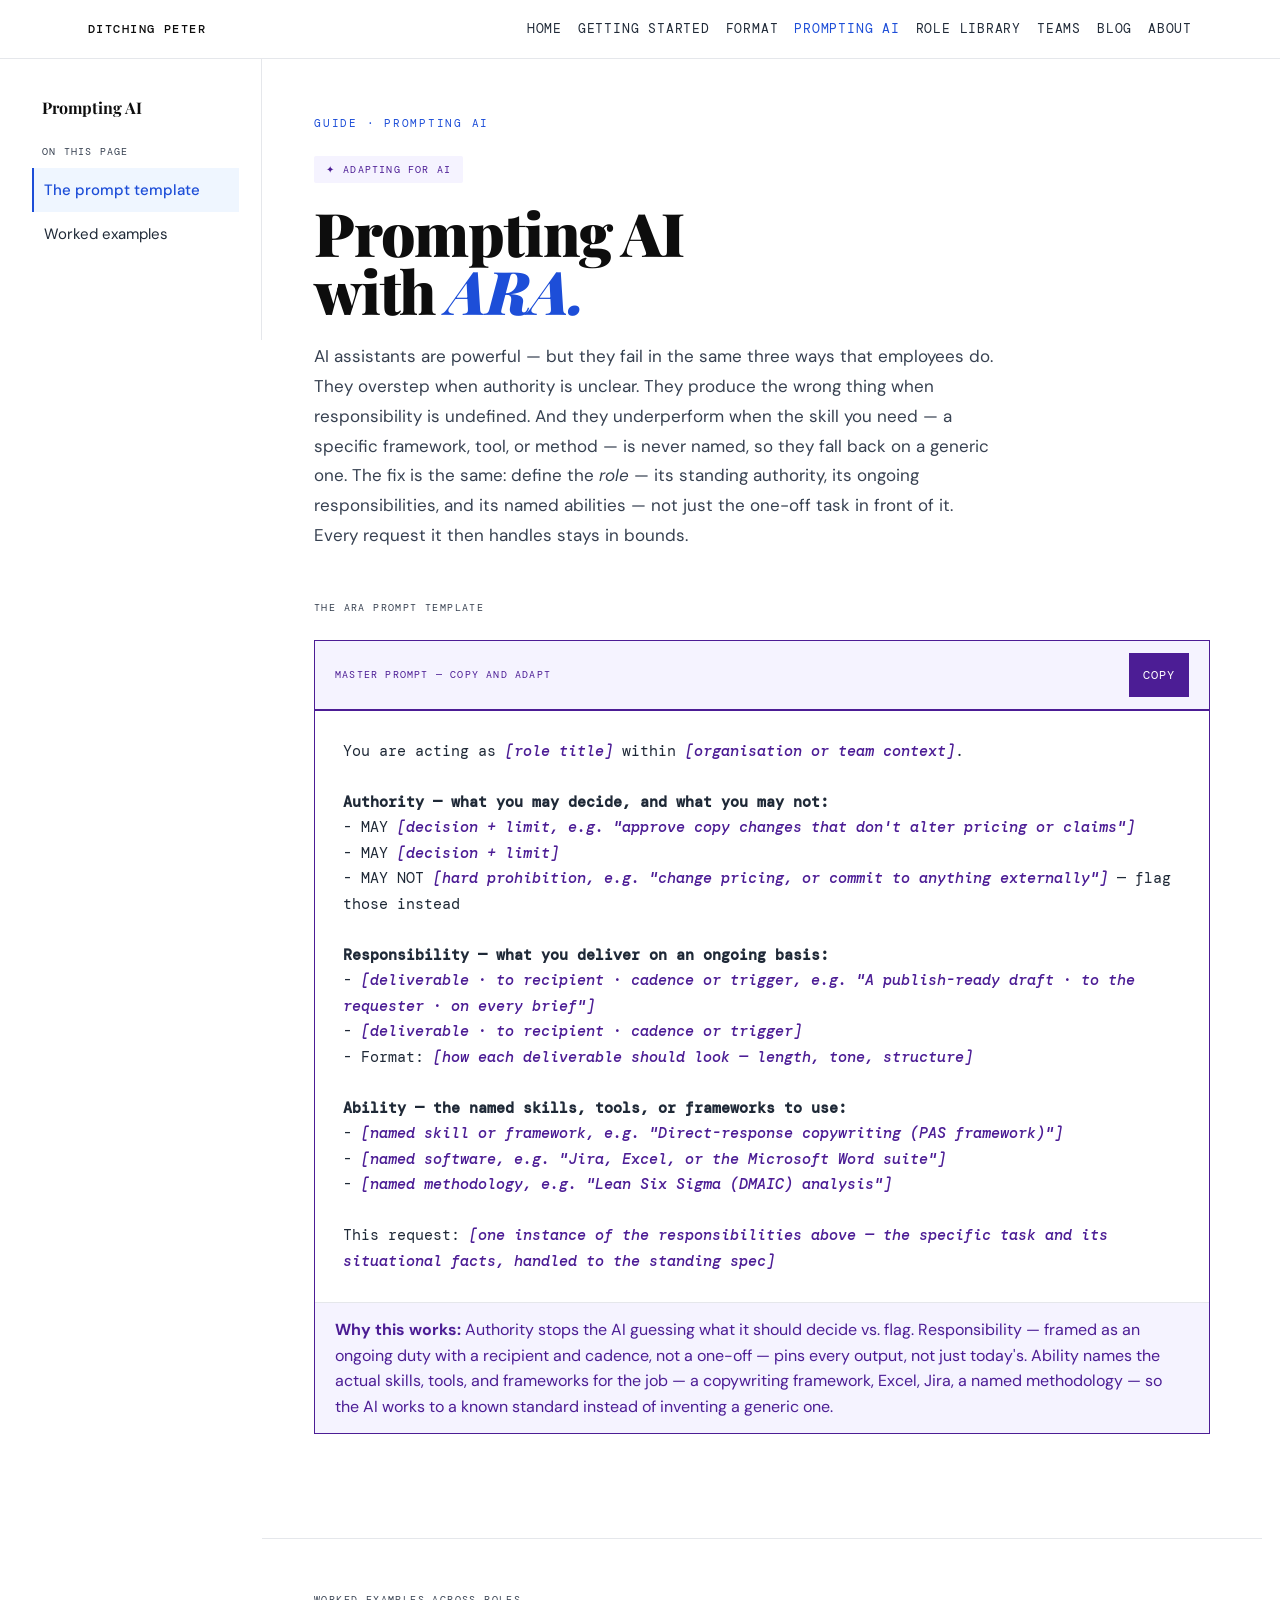
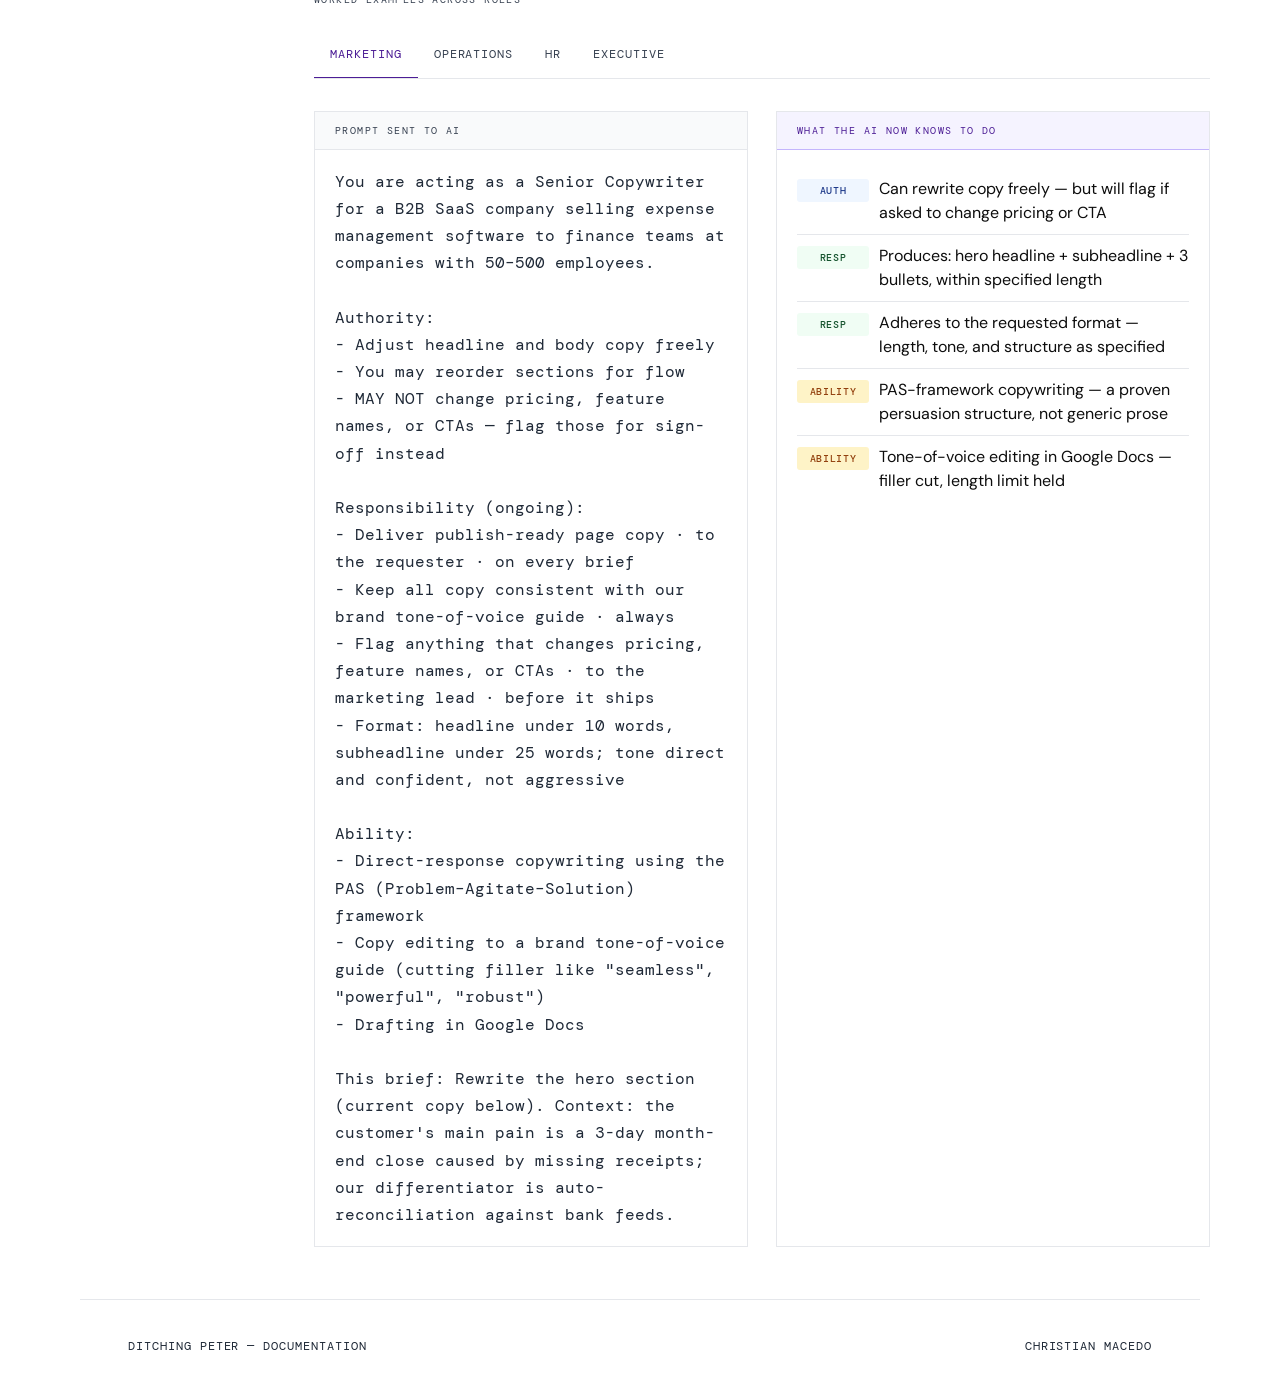
<file: prompting-ai.html>
<!DOCTYPE html>
<html lang="en">
<head>
<meta charset="UTF-8">
<meta name="viewport" content="width=device-width, initial-scale=1.0">
    <link rel="icon" href="/favicon.svg" type="image/svg+xml">
    <link rel="icon" href="/favicon-32.png" sizes="32x32" type="image/png">
    <link rel="apple-touch-icon" href="/apple-touch-icon.png">
<title>Prompting AI — Ditching Peter</title>
<meta name="description" content="Prompt an AI with a role, not a one-off task. Standing authority, ongoing responsibilities, and named abilities keep each request in bounds.">
<link rel="canonical" href="https://ditchingpeter.com/prompting-ai">
<link rel="describedby" href="https://ditchingpeter.com/llms.txt">
<meta property="og:title" content="Prompting AI — Ditching Peter">
<meta property="og:description" content="Prompt an AI with a role, not a one-off task. Standing authority, ongoing responsibilities, and named abilities keep each request in bounds.">
<meta property="og:url" content="https://ditchingpeter.com/prompting-ai">
<meta property="og:type" content="website">
<meta property="og:site_name" content="Ditching Peter">
<meta property="og:locale" content="en_GB">
<link rel="preconnect" href="https://fonts.googleapis.com">
<link rel="preconnect" href="https://fonts.gstatic.com" crossorigin>
<link href="https://fonts.googleapis.com/css2?family=Playfair+Display:ital,wght@0,400;0,700;0,900;1,400;1,700&family=DM+Sans:ital,wght@0,300;0,400;0,500;1,300&family=DM+Mono:wght@400;500&display=swap" rel="stylesheet">
<link rel="stylesheet" href="/docs.css">
</head>
<body>

<nav>
  <div class="nav-inner">
    <a href="/" class="nav-logo">Ditching Peter</a>
    <ul class="nav-links">
      <li><a href="/">Home</a></li>
      <li><a href="/getting-started">Getting Started</a></li>
      <li><a href="/format">Format</a></li>
      <li><a href="/prompting-ai" style="color:var(--accent)">Prompting AI</a></li>
      <li><a href="/role-library">Role Library</a></li>
      <li><a href="/teams">Teams</a></li>
      <li><a href="/blog">Blog</a></li>
      <li><a href="/about">About</a></li>
    </ul>
    <button class="nav-burger" onclick="toggleNav(this)" aria-label="Menu"><span></span><span></span><span></span></button>
  </div>
  <div class="nav-drawer" id="navDrawer">
    <a href="/" onclick="closeNav()">Home</a>
    <a href="/getting-started" onclick="closeNav()">Getting Started</a>
    <a href="/format" onclick="closeNav()">Format</a>
    <a href="/prompting-ai" onclick="closeNav()" style="color:var(--accent)">Prompting AI</a>
    <a href="/role-library" onclick="closeNav()">Role Library</a>
    <a href="/teams" onclick="closeNav()">Teams</a>
    <a href="/blog" onclick="closeNav()">Blog</a>
    <a href="/about" onclick="closeNav()">About</a>
  </div>
</nav>

<div class="docs-shell">

  <!-- ON-THIS-PAGE SIDEBAR -->
  <aside class="docs-sidebar">
    <div class="docs-nav-title">Prompting AI</div>
    <details class="side-fold">
      <summary>On this page</summary>
      <div class="side-fold-body">
        <div class="side-group">
          <div class="side-group-label">On this page</div>
          <a class="side-link active" href="#top">The prompt template</a>
          <a class="side-link" href="#examples">Worked examples</a>
        </div>
      </div>
    </details>
  </aside>
  <script>
    (function(){
      var folds=document.querySelectorAll('.side-fold');
      var mq=window.matchMedia('(min-width: 1100px)');
      function sync(){ folds.forEach(function(d){ d.open = mq.matches; }); }
      sync();
      if(mq.addEventListener) mq.addEventListener('change', sync);
    })();
  </script>

  <!-- CONTENT -->
  <main class="docs-main">

    <section id="top" style="max-width:1000px;">
      <p class="eyebrow">Guide · Prompting AI</p>
      <div class="ai-badge">Adapting for AI</div>
      <h1 class="title">Prompting AI<br>with <em>ARA.</em></h1>
      <p class="ai-intro">AI assistants are powerful — but they fail in the same three ways that employees do. They overstep when authority is unclear. They produce the wrong thing when responsibility is undefined. And they underperform when the skill you need — a specific framework, tool, or method — is never named, so they fall back on a generic one. The fix is the same: define the <em>role</em> — its standing authority, its ongoing responsibilities, and its named abilities — not just the one-off task in front of it. Every request it then handles stays in bounds.</p>

      <p class="examples-intro">The ARA prompt template</p>
      <div class="prompt-block">
        <div class="prompt-block-head">
          <span class="prompt-block-label">Master Prompt — copy and adapt</span>
          <button class="prompt-copy" id="copyBtn" onclick="copyPrompt()">Copy</button>
        </div>
        <div class="prompt-body" id="promptText">You are acting as <span class="ph">[role title]</span> within <span class="ph">[organisation or team context]</span>.

<b>Authority — what you may decide, and what you may not:</b>
- MAY <span class="ph">[decision + limit, e.g. "approve copy changes that don't alter pricing or claims"]</span>
- MAY <span class="ph">[decision + limit]</span>
- MAY NOT <span class="ph">[hard prohibition, e.g. "change pricing, or commit to anything externally"]</span> — flag those instead

<b>Responsibility — what you deliver on an ongoing basis:</b>
- <span class="ph">[deliverable · to recipient · cadence or trigger, e.g. "A publish-ready draft · to the requester · on every brief"]</span>
- <span class="ph">[deliverable · to recipient · cadence or trigger]</span>
- Format: <span class="ph">[how each deliverable should look — length, tone, structure]</span>

<b>Ability — the named skills, tools, or frameworks to use:</b>
- <span class="ph">[named skill or framework, e.g. "Direct-response copywriting (PAS framework)"]</span>
- <span class="ph">[named software, e.g. "Jira, Excel, or the Microsoft Word suite"]</span>
- <span class="ph">[named methodology, e.g. "Lean Six Sigma (DMAIC) analysis"]</span>

This request: <span class="ph">[one instance of the responsibilities above — the specific task and its situational facts, handled to the standing spec]</span></div>
        <div class="prompt-note">
          <strong>Why this works:</strong> Authority stops the AI guessing what it should decide vs. flag. Responsibility — framed as an ongoing duty with a recipient and cadence, not a one-off — pins every output, not just today's. Ability names the actual skills, tools, and frameworks for the job — a copywriting framework, Excel, Jira, a named methodology — so the AI works to a known standard instead of inventing a generic one.
        </div>
      </div>
    </section>

    <section id="examples" style="max-width:1000px;">
      <p class="examples-intro">Worked examples across roles</p>
      <div class="examples-tabs">
        <div class="ex-tab active"   onclick="switchEx(this,'ex-marketing')">Marketing</div>
        <div class="ex-tab"          onclick="switchEx(this,'ex-ops')">Operations</div>
        <div class="ex-tab"          onclick="switchEx(this,'ex-hr')">HR</div>
        <div class="ex-tab"          onclick="switchEx(this,'ex-exec')">Executive</div>
      </div>

      <!-- Marketing -->
      <div id="ex-marketing" class="ex-panel active">
        <div class="ex-input">
          <div class="ex-input-head">Prompt sent to AI</div>
          <div class="ex-input-body">You are acting as a Senior Copywriter for a B2B SaaS company selling expense management software to finance teams at companies with 50–500 employees.

Authority:
- Adjust headline and body copy freely
- You may reorder sections for flow
- MAY NOT change pricing, feature names, or CTAs — flag those for sign-off instead

Responsibility (ongoing):
- Deliver publish-ready page copy · to the requester · on every brief
- Keep all copy consistent with our brand tone-of-voice guide · always
- Flag anything that changes pricing, feature names, or CTAs · to the marketing lead · before it ships
- Format: headline under 10 words, subheadline under 25 words; tone direct and confident, not aggressive

Ability:
- Direct-response copywriting using the PAS (Problem–Agitate–Solution) framework
- Copy editing to a brand tone-of-voice guide (cutting filler like "seamless", "powerful", "robust")
- Drafting in Google Docs

This brief: Rewrite the hero section (current copy below). Context: the customer's main pain is a 3-day month-end close caused by missing receipts; our differentiator is auto-reconciliation against bank feeds.</div>
        </div>
        <div class="ex-output">
          <div class="ex-output-head">What the AI now knows to do</div>
          <div class="ex-output-body">
            <div class="ex-out-row"><span class="ex-out-type type-auth">Auth</span><span class="ex-out-text">Can rewrite copy freely — but will flag if asked to change pricing or CTA</span></div>
            <div class="ex-out-row"><span class="ex-out-type type-resp">Resp</span><span class="ex-out-text">Produces: hero headline + subheadline + 3 bullets, within specified length</span></div>
            <div class="ex-out-row"><span class="ex-out-type type-resp">Resp</span><span class="ex-out-text">Adheres to the requested format — length, tone, and structure as specified</span></div>
            <div class="ex-out-row"><span class="ex-out-type type-ability">Ability</span><span class="ex-out-text">PAS-framework copywriting — a proven persuasion structure, not generic prose</span></div>
            <div class="ex-out-row"><span class="ex-out-type type-ability">Ability</span><span class="ex-out-text">Tone-of-voice editing in Google Docs — filler cut, length limit held</span></div>
          </div>
        </div>
      </div>

      <!-- Operations -->
      <div id="ex-ops" class="ex-panel">
        <div class="ex-input">
          <div class="ex-input-head">Prompt sent to AI</div>
          <div class="ex-input-body">You are acting as an Operations Analyst for a logistics company running 12 regional depots.

Authority:
- Propose a process change with a costed business case — the Operations Director decides
- MAY NOT reallocate shifts or change headcount — that sits with the Depot Manager
- Recommendations themselves are unrestricted (that's the deliverable below, not a decision you make)

Responsibility (ongoing):
- Deliver a process-improvement briefing · to the Operations Director · monthly
- Flag any depot breaching the 4-hour SLA · to the Operations Director · same day
- Format: a short briefing document; for each issue, state the problem, the likely root cause, and one actionable fix — not a bullet list

Ability:
- Lean Six Sigma process analysis (DMAIC)
- Root-cause analysis using the 5 Whys and fishbone (Ishikawa) diagrams
- Data analysis in Excel; briefing written in Microsoft Word

This month: Analyse the data below and produce the briefing. Context: the industry benchmark is order processing under 4 hours vs our 6.2-hour average; depot managers have limited IT skills, so fixes must be low-tech.</div>
        </div>
        <div class="ex-output">
          <div class="ex-output-head">What the AI now knows to do</div>
          <div class="ex-output-body">
            <div class="ex-out-row"><span class="ex-out-type type-auth">Auth</span><span class="ex-out-text">Proposes a costed process change — does not approve capex, shifts or headcount</span></div>
            <div class="ex-out-row"><span class="ex-out-type type-resp">Resp</span><span class="ex-out-text">Produces a structured briefing — not a generic list — covering exactly 3 issues</span></div>
            <div class="ex-out-row"><span class="ex-out-type type-resp">Resp</span><span class="ex-out-text">Follows the fixed briefing structure — problem → root cause → fix, per issue</span></div>
            <div class="ex-out-row"><span class="ex-out-type type-ability">Ability</span><span class="ex-out-text">Lean Six Sigma (DMAIC) analysis — findings grounded against the 4-hour benchmark</span></div>
            <div class="ex-out-row"><span class="ex-out-type type-ability">Ability</span><span class="ex-out-text">5 Whys root-cause analysis — low-tech fixes suited to low-IT-skill managers</span></div>
          </div>
        </div>
      </div>

      <!-- HR -->
      <div id="ex-hr" class="ex-panel">
        <div class="ex-input">
          <div class="ex-input-head">Prompt sent to AI</div>
          <div class="ex-input-body">You are acting as an HR Business Partner drafting a job specification for a new role.

Authority:
- Draft the full job specification
- You may define the ARA structure (authority, responsibility, ability) for this role
- MAY NOT set salary ranges — leave a placeholder; decided separately
- MAY NOT commit to a remote-working policy — leave a placeholder

Responsibility (ongoing):
- Deliver an ARA-structured job specification · to the hiring manager · for every new vacancy
- Format: (1) role overview in 3–4 sentences, (2) Authority with explicit limits, (3) Responsibility with deliverables and recipients, (4) Ability with named skills; no vague language ("excellent communicator", "team player")

Ability:
- Job-specification writing to a competency framework (CIPD Profession Map)
- Role scoping using the ARA method
- Drafting in Microsoft Word

This vacancy: Draft the job specification. Context: the role is a Customer Success Manager at a 60-person B2B software company, reporting to the Head of Customer Success; day-to-day tools are Salesforce, Intercom and Google Workspace; the CS team of 4 covers 200 SME-to-mid-market accounts.</div>
        </div>
        <div class="ex-output">
          <div class="ex-output-head">What the AI now knows to do</div>
          <div class="ex-output-body">
            <div class="ex-out-row"><span class="ex-out-type type-auth">Auth</span><span class="ex-out-text">Will define role authority — but leaves salary and remote policy as explicit placeholders</span></div>
            <div class="ex-out-row"><span class="ex-out-type type-resp">Resp</span><span class="ex-out-text">Produces a complete ARA-structured spec in a fixed four-part format</span></div>
            <div class="ex-out-row"><span class="ex-out-type type-resp">Resp</span><span class="ex-out-text">Avoids vague language — keeps the spec concrete and testable</span></div>
            <div class="ex-out-row"><span class="ex-out-type type-ability">Ability</span><span class="ex-out-text">CIPD-aligned spec writing in Word — a concrete, ARA-structured document, not a generic template</span></div>
            <div class="ex-out-row"><span class="ex-out-type type-ability">Ability</span><span class="ex-out-text">ARA role scoping — authority limits calibrated to a team of 4 and 200 accounts</span></div>
          </div>
        </div>
      </div>

      <!-- Executive -->
      <div id="ex-exec" class="ex-panel">
        <div class="ex-input">
          <div class="ex-input-head">Prompt sent to AI</div>
          <div class="ex-input-body">You are acting as Chief of Staff preparing a board briefing.

Authority:
- Structure and draft the briefing freely
- You may reframe problems and suggest priorities
- MAY NOT include financial projections or forward guidance — these need CFO sign-off; flag where they'd appear
- MAY NOT attribute statements to named individuals — flag those instead

Responsibility (ongoing):
- Prepare the board pack · to the CEO · before every board meeting
- Maintain the exec decision log · to the exec team · weekly
- Format: no more than 600 words covering (1) performance summary, (2) the two most urgent issues requiring a board decision, (3) recommended next actions; direct, executive-level tone, no preamble; assume the board has read the data pack

Ability:
- Executive briefing writing using BLUF (Bottom Line Up Front)
- Issue prioritisation using an impact/urgency (Eisenhower) matrix
- Data synthesis in Excel; briefing built in PowerPoint

This meeting: Draft the briefing. Context: Series B SaaS, ARR £4.2m, 40% YoY growth with rising burn; the CEO has flagged two issues (an enterprise customer at churn risk, and a hiring-freeze debate); the board is 3 investors focused on burn, 2 founders and 1 independent.</div>
        </div>
        <div class="ex-output">
          <div class="ex-output-head">What the AI now knows to do</div>
          <div class="ex-output-body">
            <div class="ex-out-row"><span class="ex-out-type type-auth">Auth</span><span class="ex-out-text">Drafts and reframes freely — flags where financials or named attributions would normally appear</span></div>
            <div class="ex-out-row"><span class="ex-out-type type-resp">Resp</span><span class="ex-out-text">Produces exactly: Q3 summary + 2 decision items + next actions, under 600 words</span></div>
            <div class="ex-out-row"><span class="ex-out-type type-resp">Resp</span><span class="ex-out-text">Holds the requested format — executive-level tone, no preamble, no padding</span></div>
            <div class="ex-out-row"><span class="ex-out-type type-ability">Ability</span><span class="ex-out-text">BLUF briefing structure — the two decision issues stated up front, not buried</span></div>
            <div class="ex-out-row"><span class="ex-out-type type-ability">Ability</span><span class="ex-out-text">Impact/urgency prioritisation — framing shaped for an investor board focused on burn</span></div>
          </div>
        </div>
      </div>
    </section>

  </main>
</div>

<footer>
  <p>Ditching Peter — Documentation</p>
  <p>Christian Macedo</p>
</footer>

<script>
  function toggleNav(btn){btn.classList.toggle('open');document.getElementById('navDrawer').classList.toggle('open');}
  function closeNav(){document.querySelector('.nav-burger').classList.remove('open');document.getElementById('navDrawer').classList.remove('open');}
  function switchEx(tab,id){
    document.querySelectorAll('.ex-tab').forEach(t=>t.classList.remove('active'));
    document.querySelectorAll('.ex-panel').forEach(p=>p.classList.remove('active'));
    tab.classList.add('active');
    document.getElementById(id).classList.add('active');
  }
  function copyPrompt(){
    const text = document.getElementById('promptText').innerText;
    navigator.clipboard.writeText(text).then(()=>{
      const btn=document.getElementById('copyBtn');
      btn.textContent='Copied ✓'; btn.classList.add('copied');
      setTimeout(()=>{btn.textContent='Copy'; btn.classList.remove('copied');},2000);
    });
  }
  // Sidebar scroll-spy
  (function(){
    const links = [...document.querySelectorAll('.docs-sidebar a.side-link[href^="#"]')];
    const map = {};
    links.forEach(l => { map[l.getAttribute('href').slice(1)] = l; });
    const setActive = id => { if(!map[id]) return; links.forEach(l=>l.classList.remove('active')); map[id].classList.add('active'); };
    const obs = new IntersectionObserver(entries => {
      entries.forEach(e => { if (e.isIntersecting) setActive(e.target.id); });
    }, { rootMargin: '-30% 0px -60% 0px', threshold: 0 });
    document.querySelectorAll('.docs-main > section[id]').forEach(s => obs.observe(s));
  })();
</script>
</body>
</html>
</file>
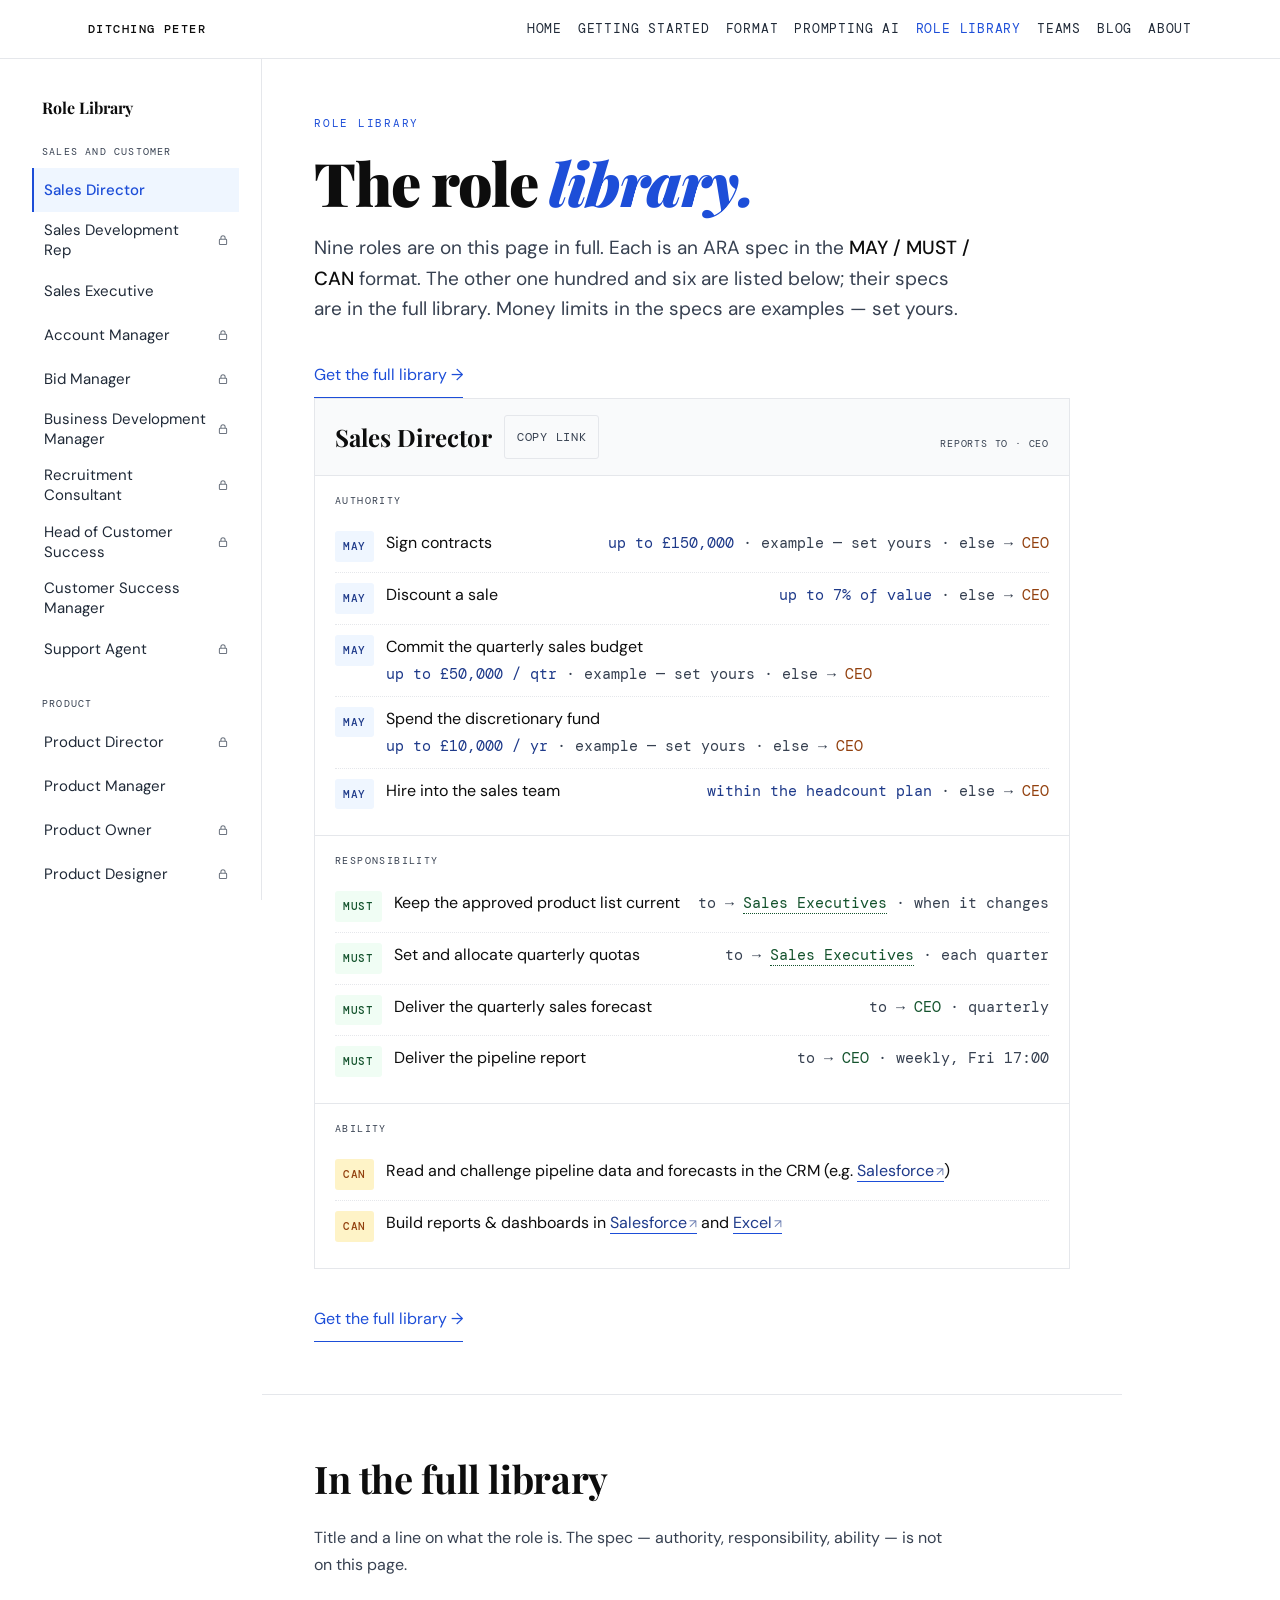
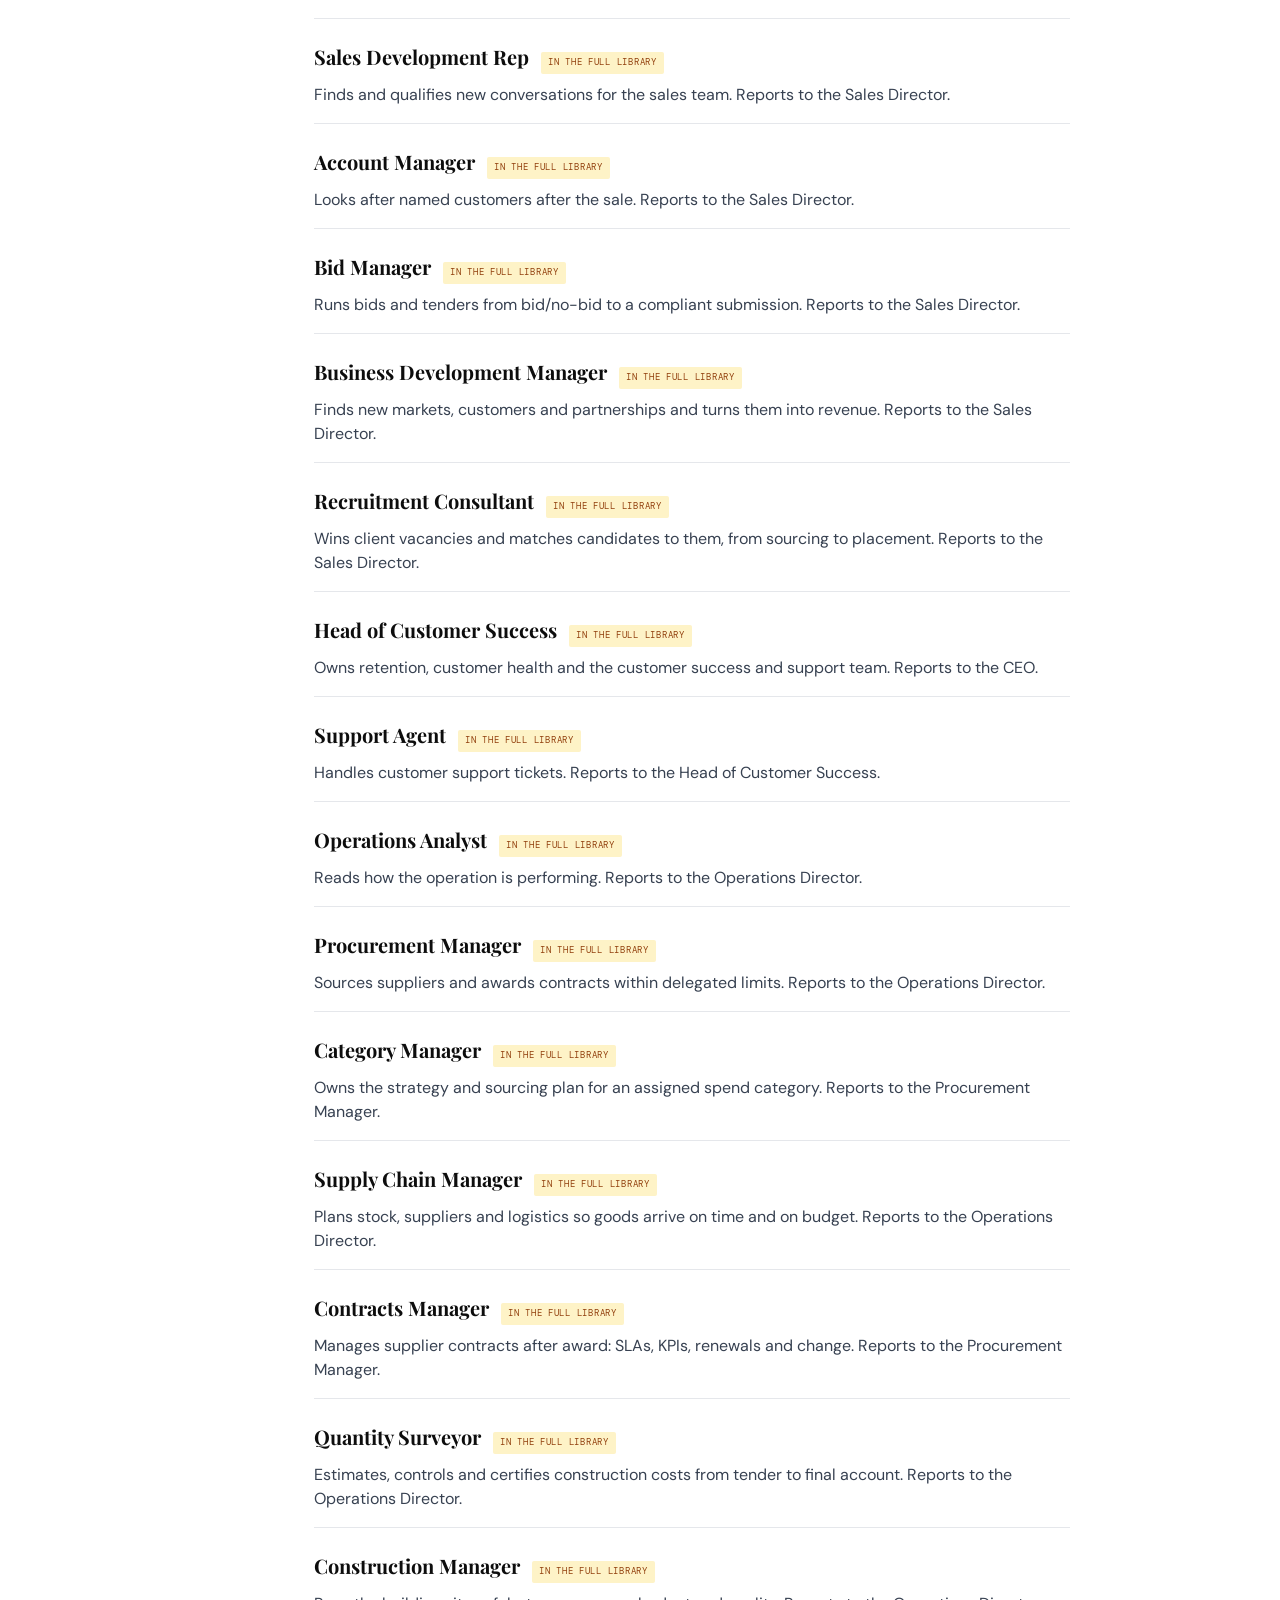
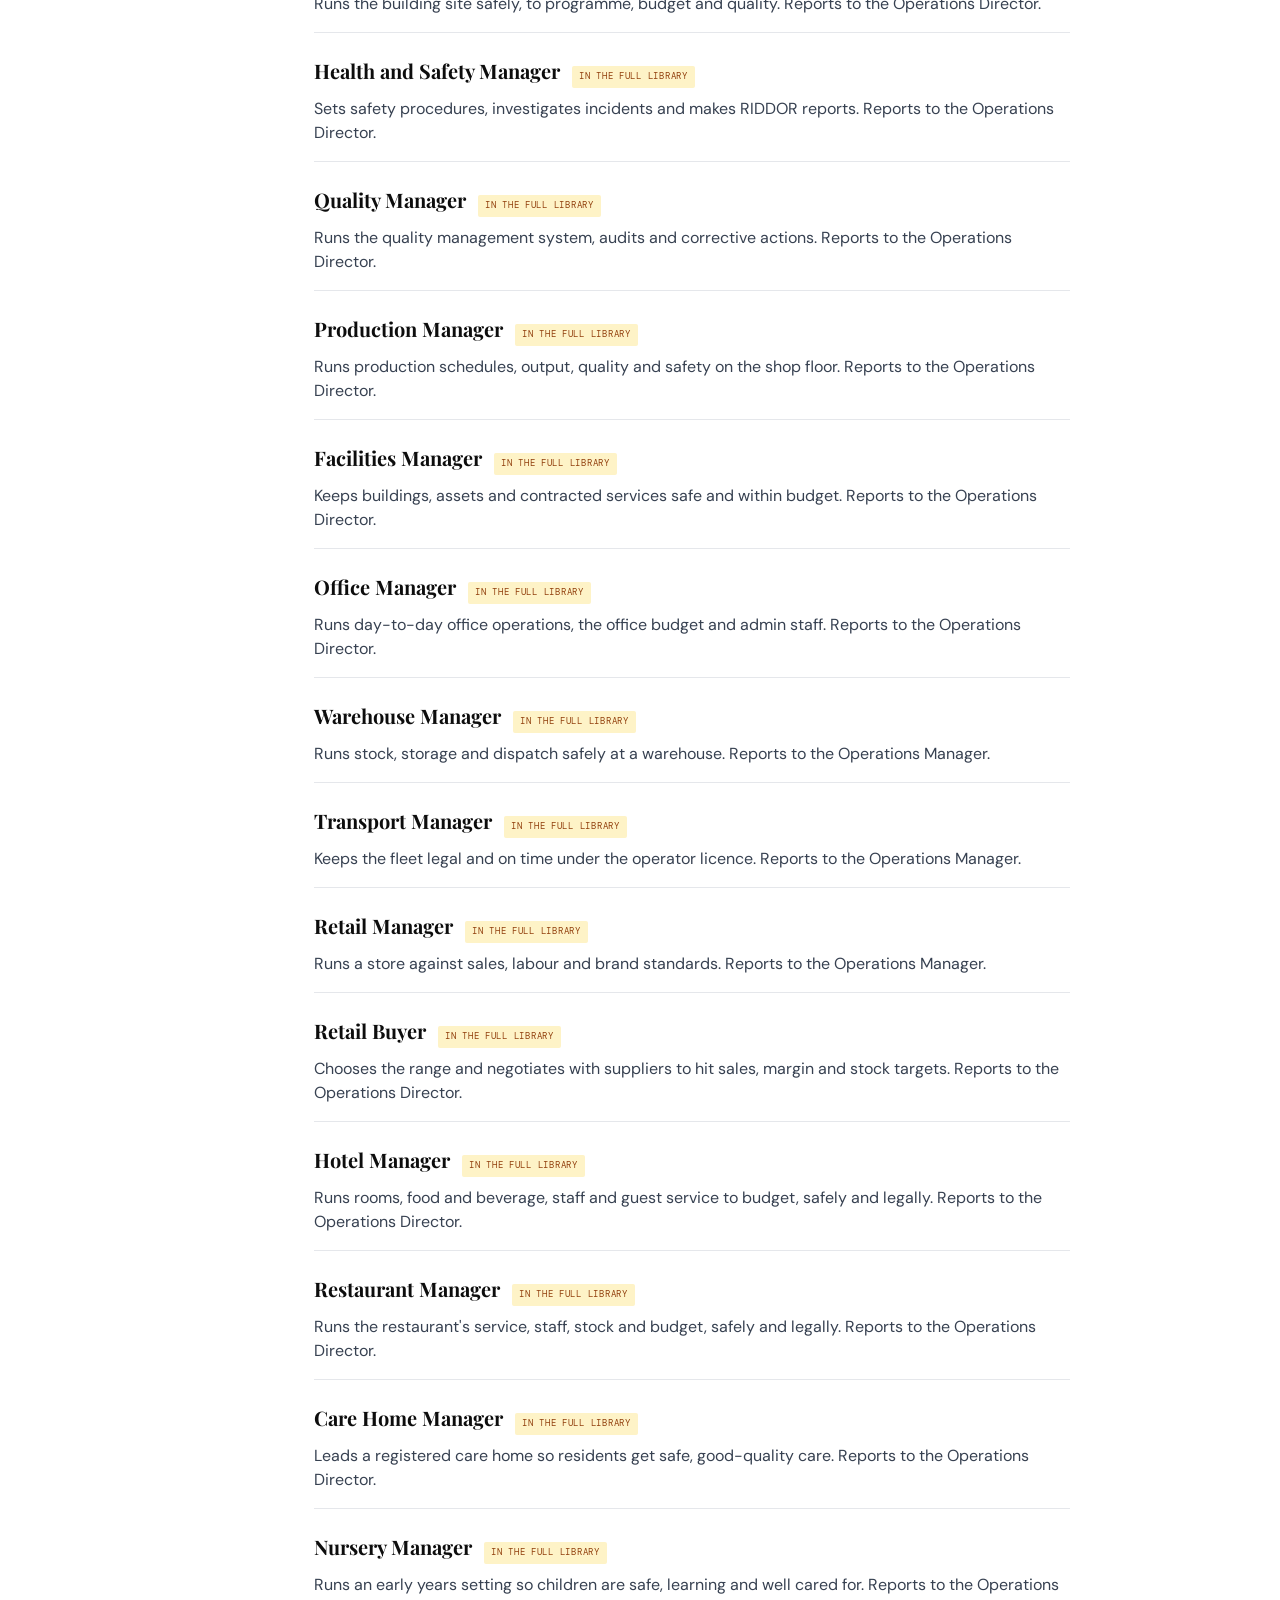
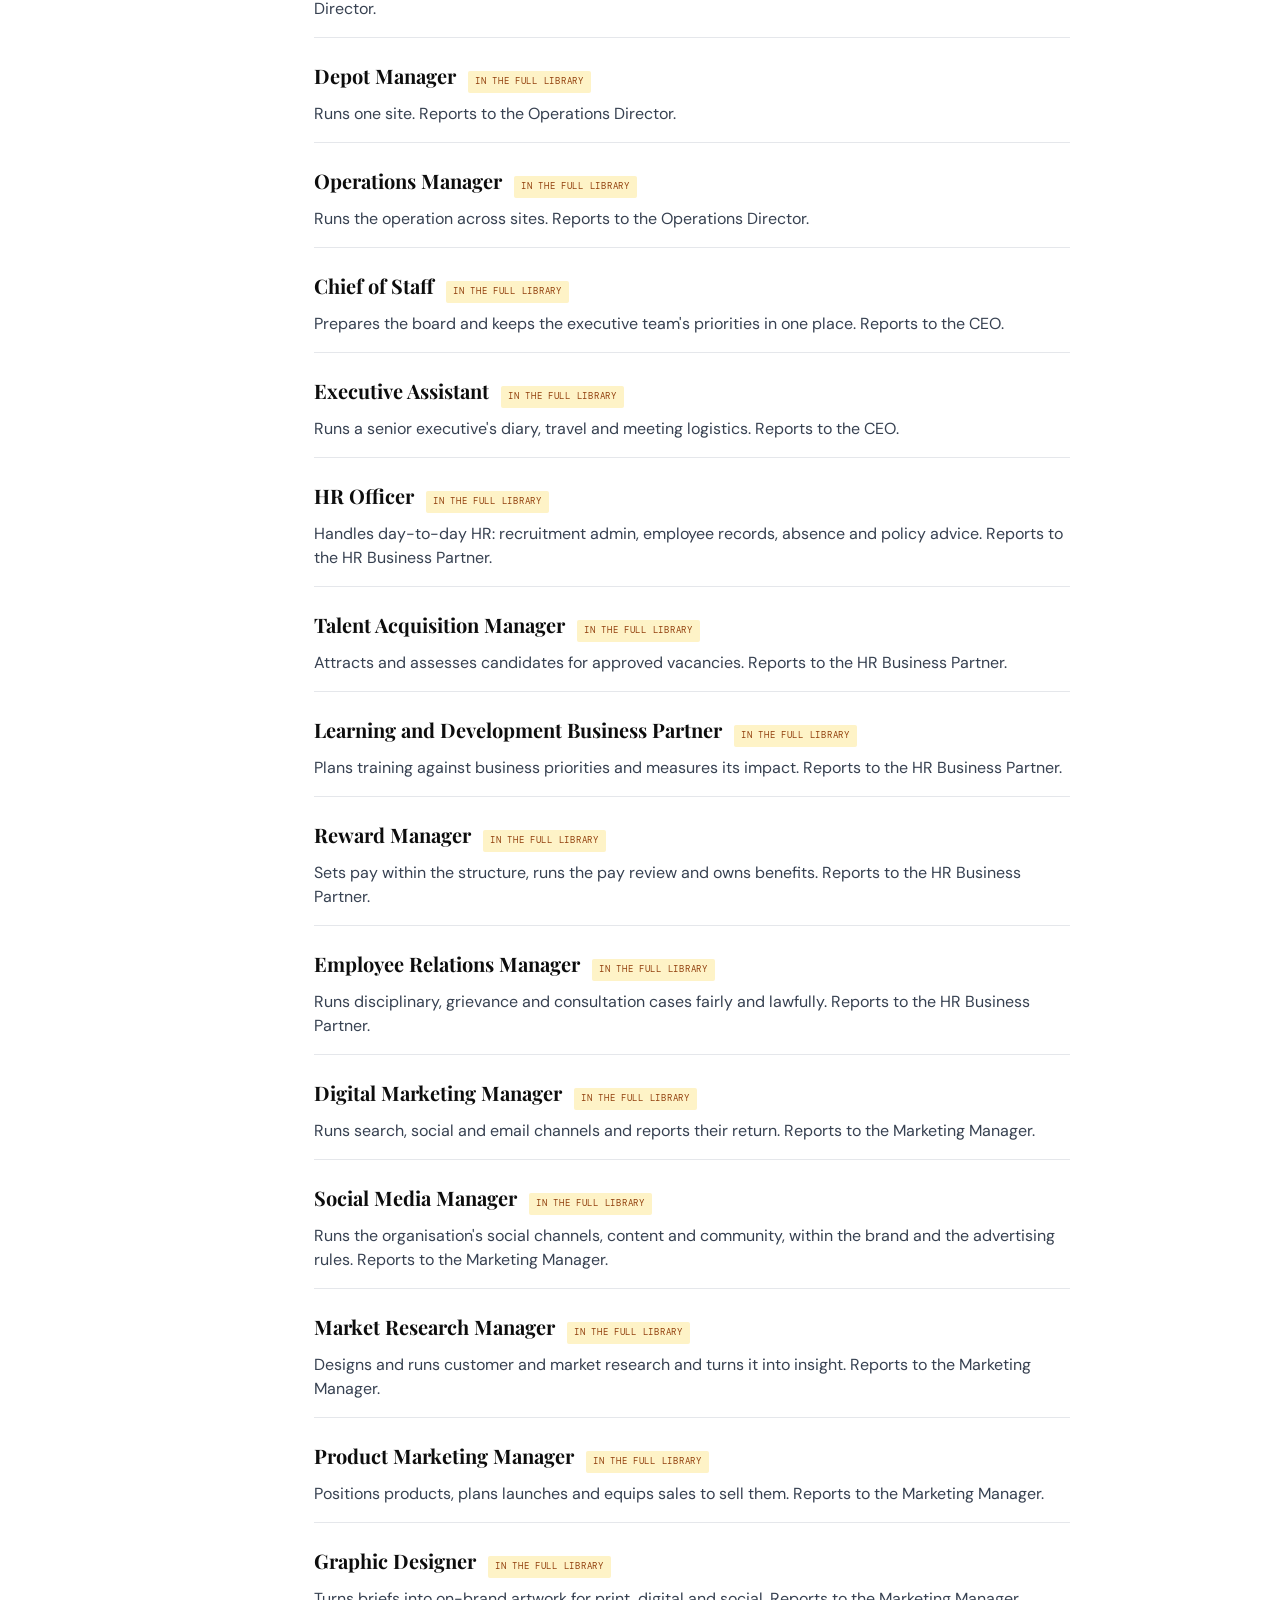
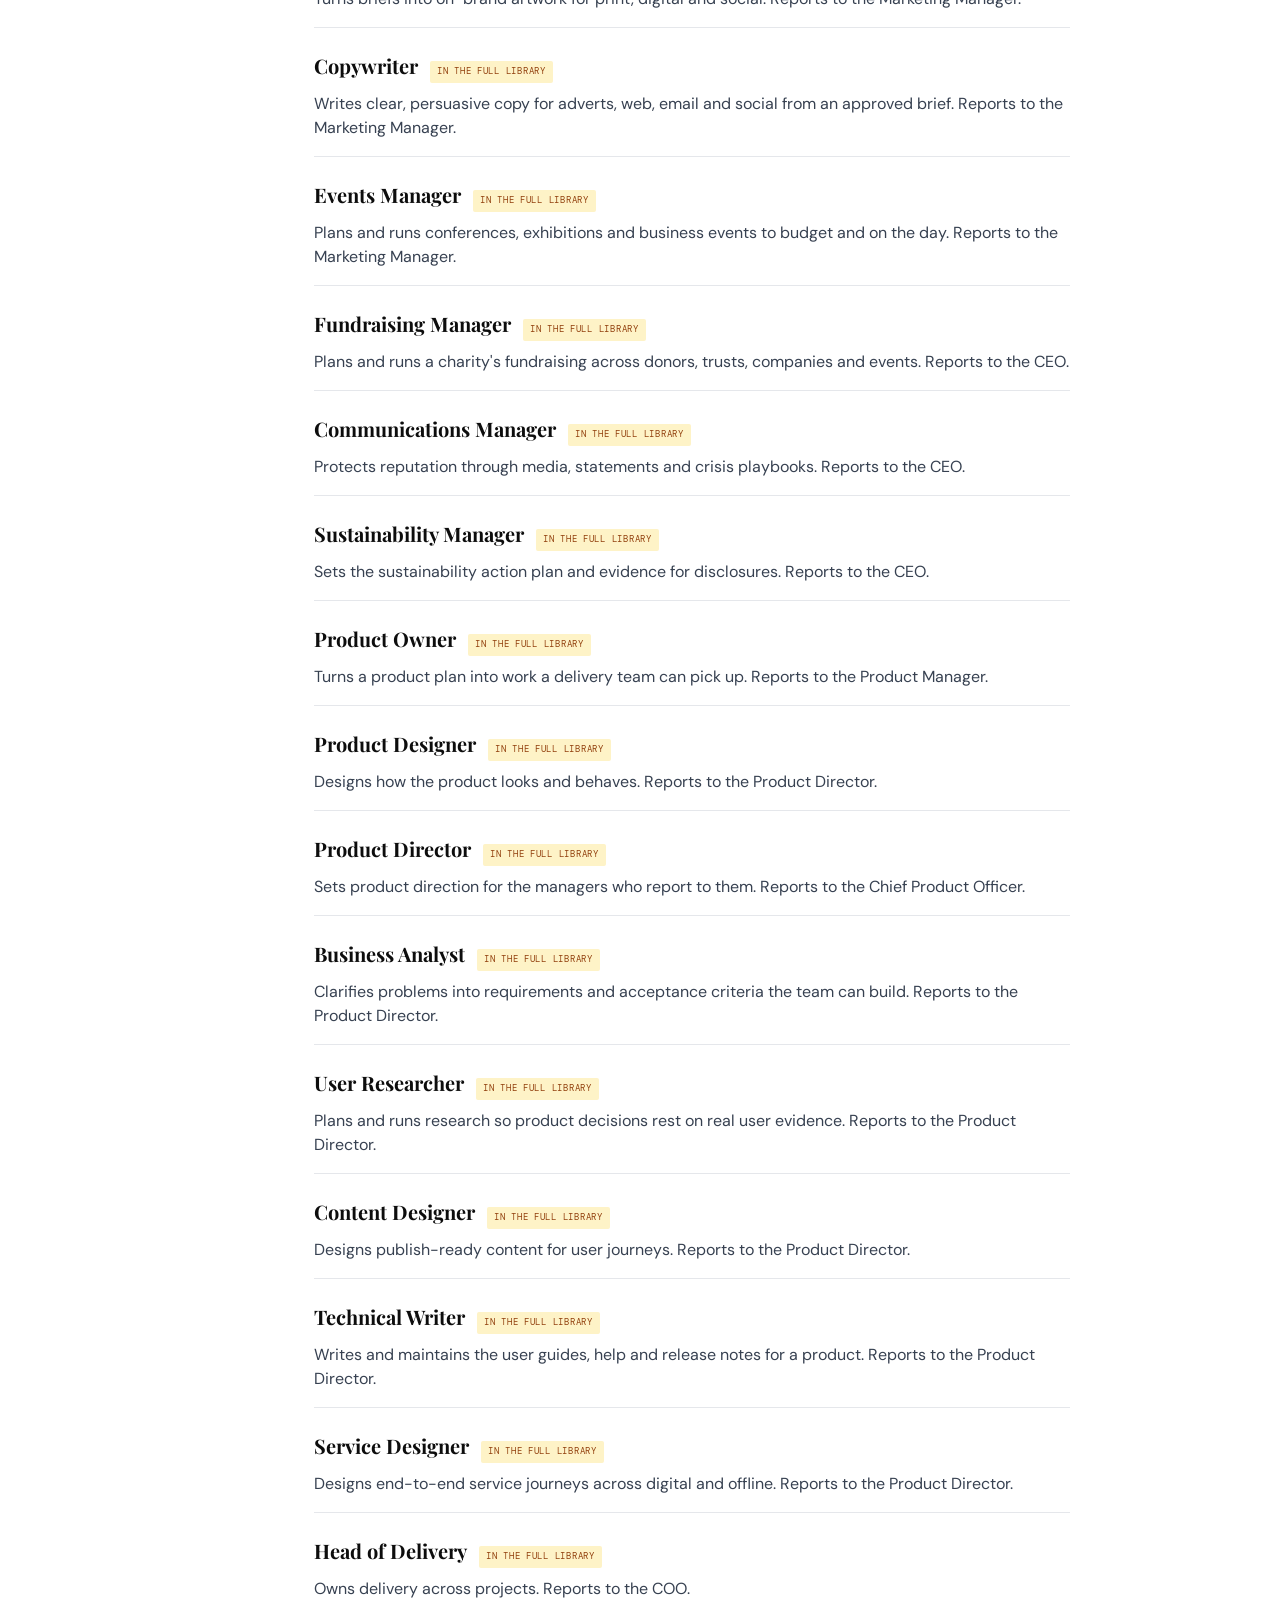
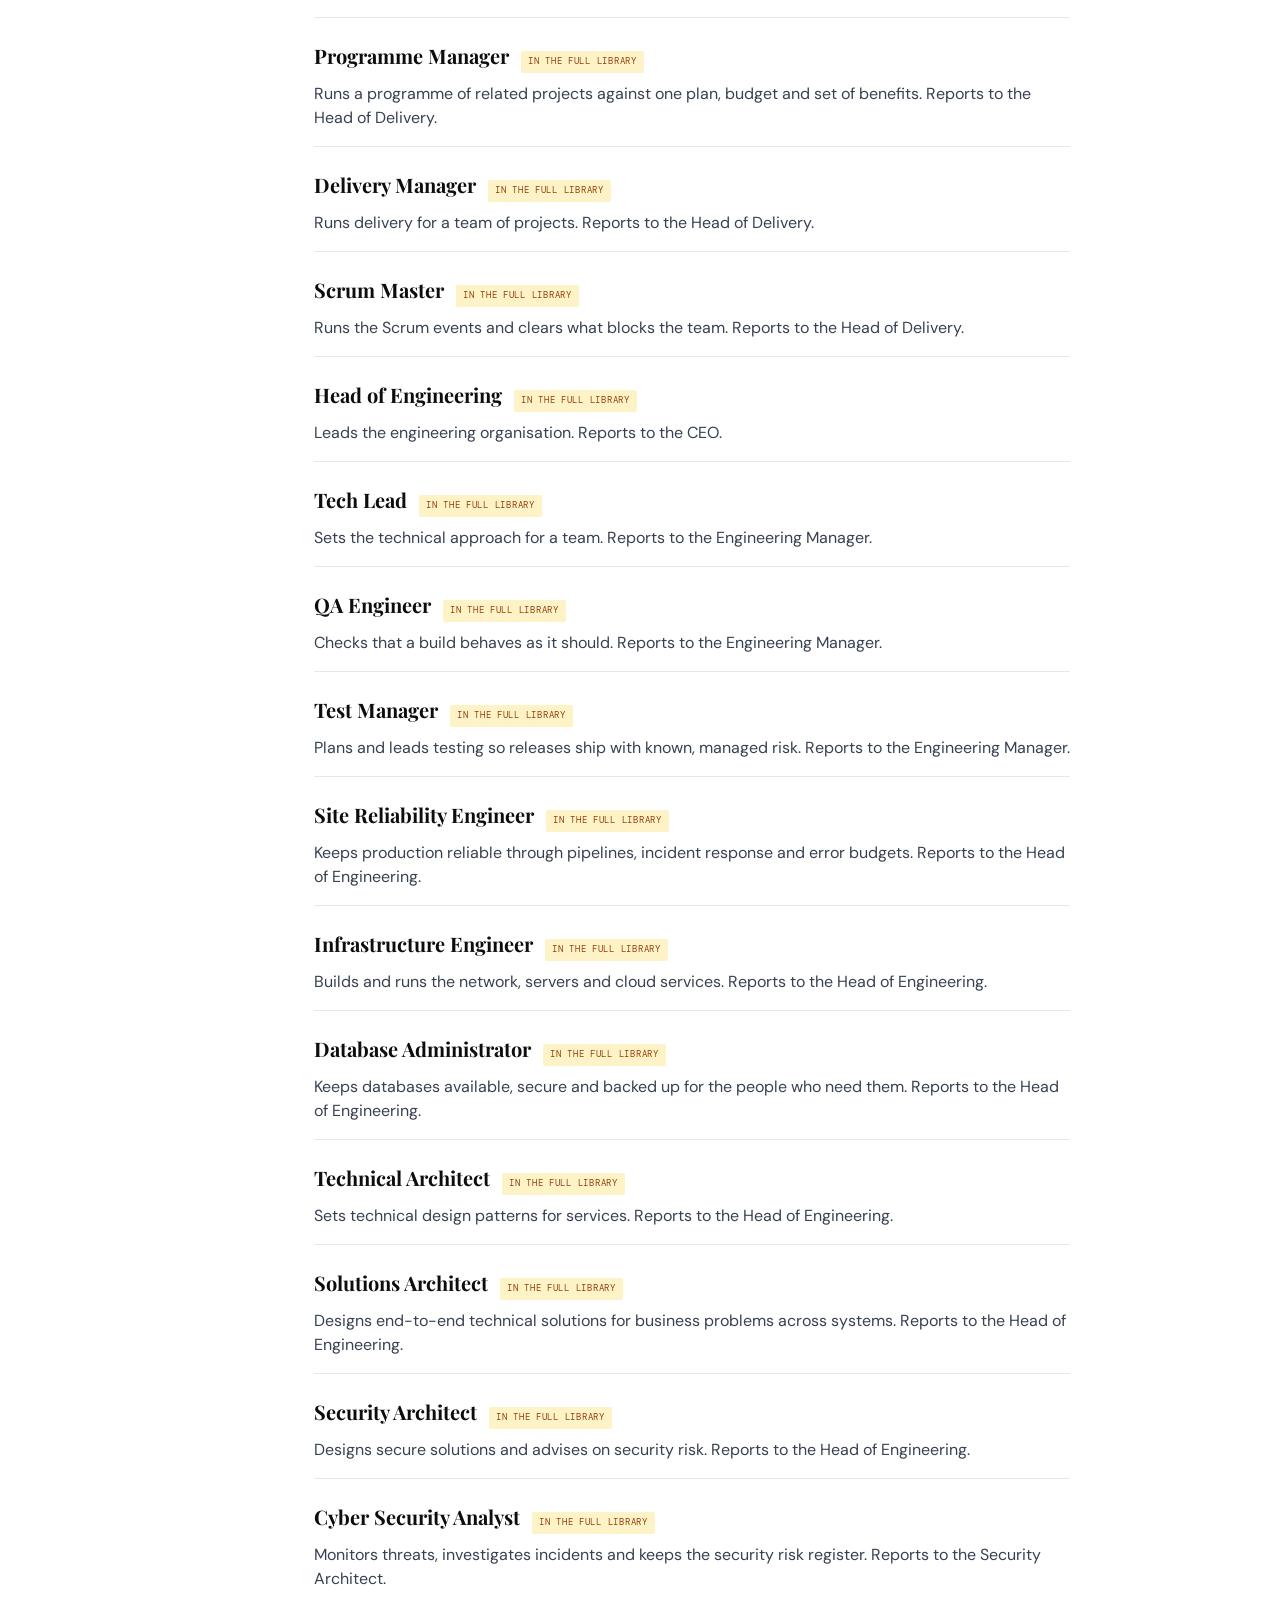
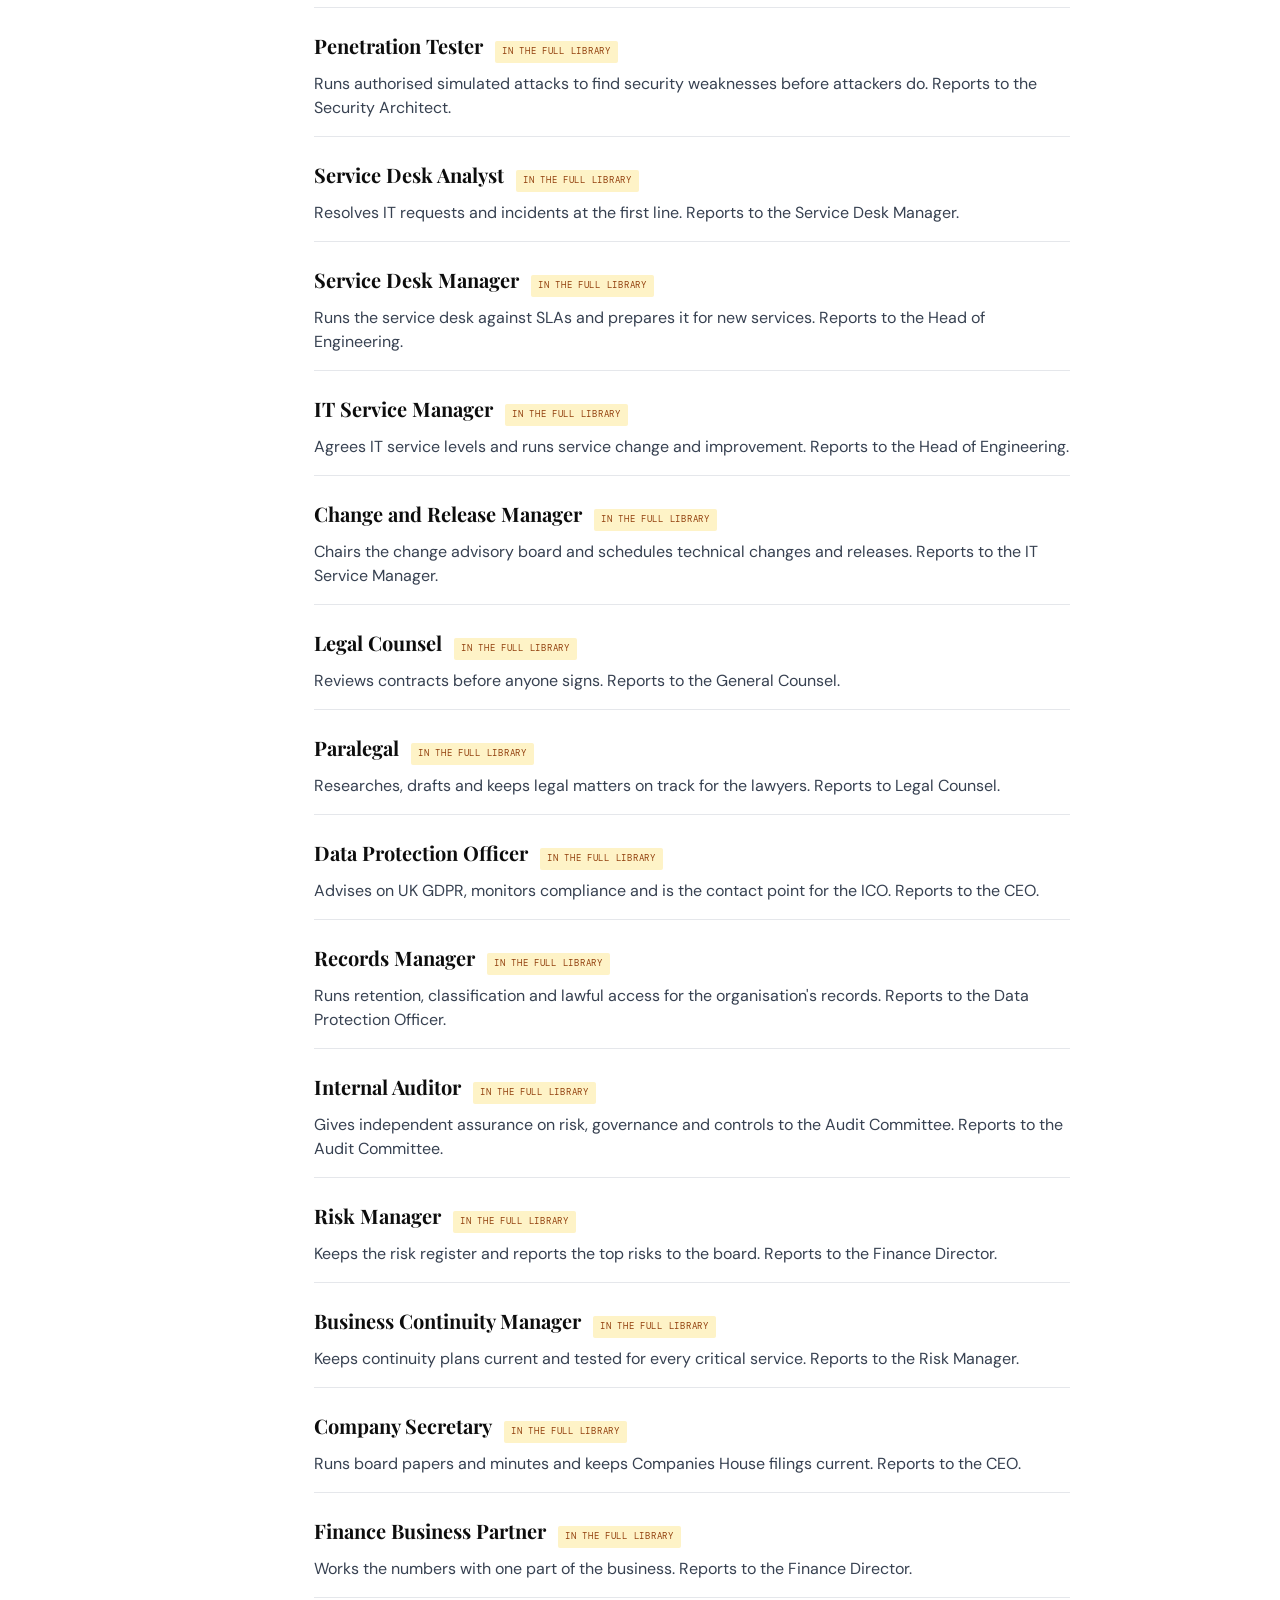
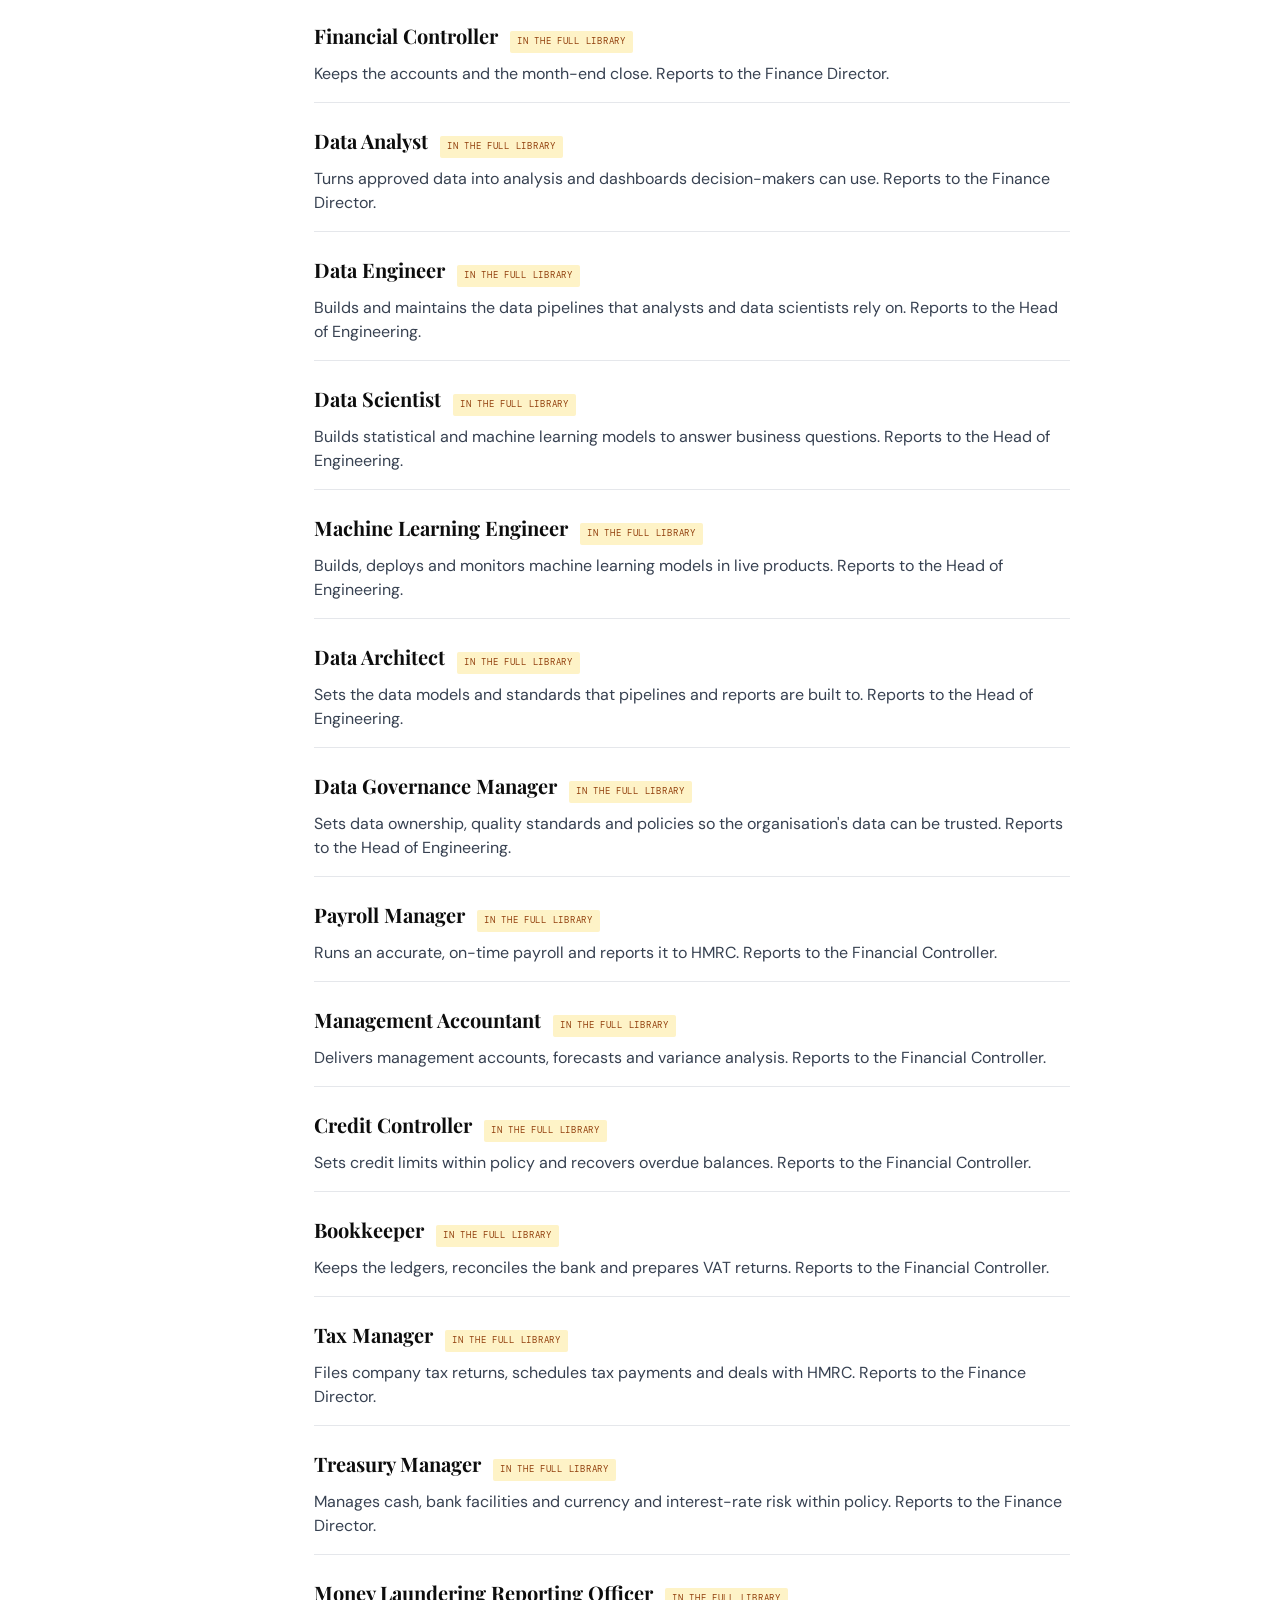
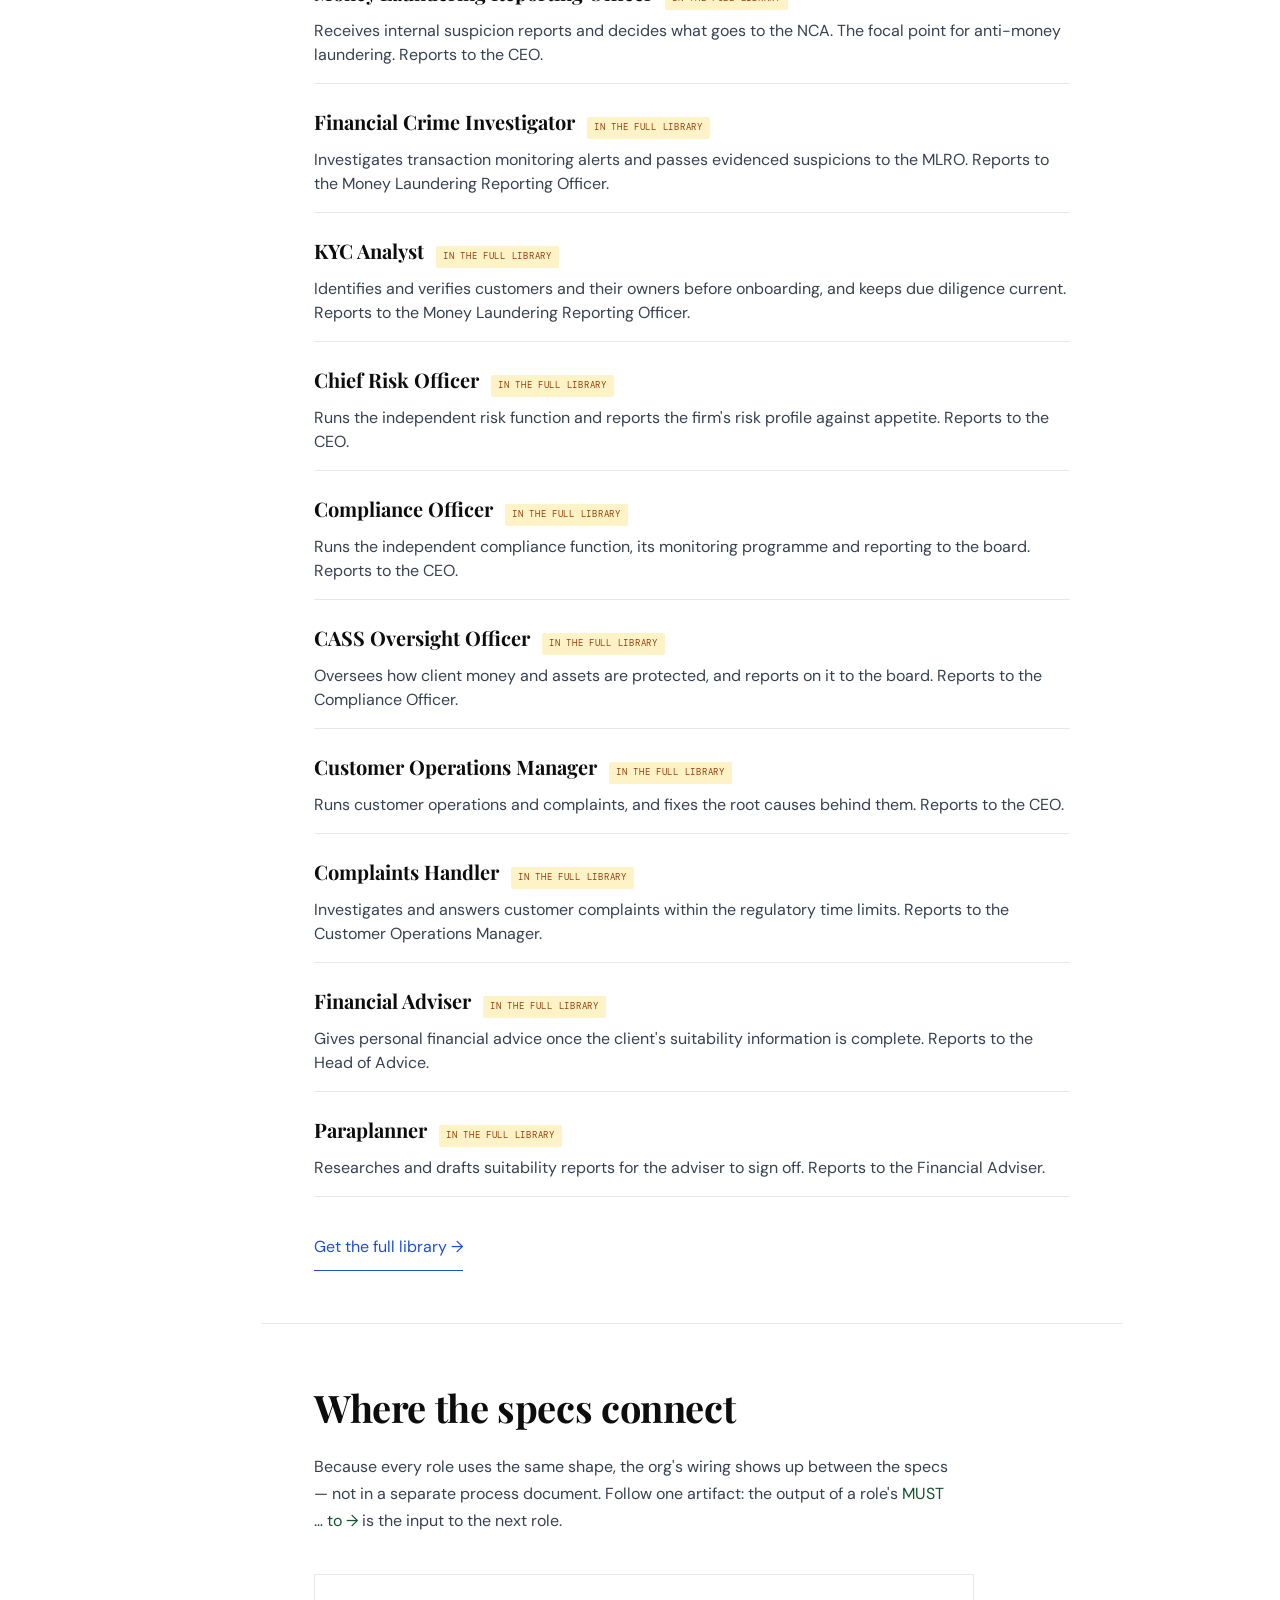
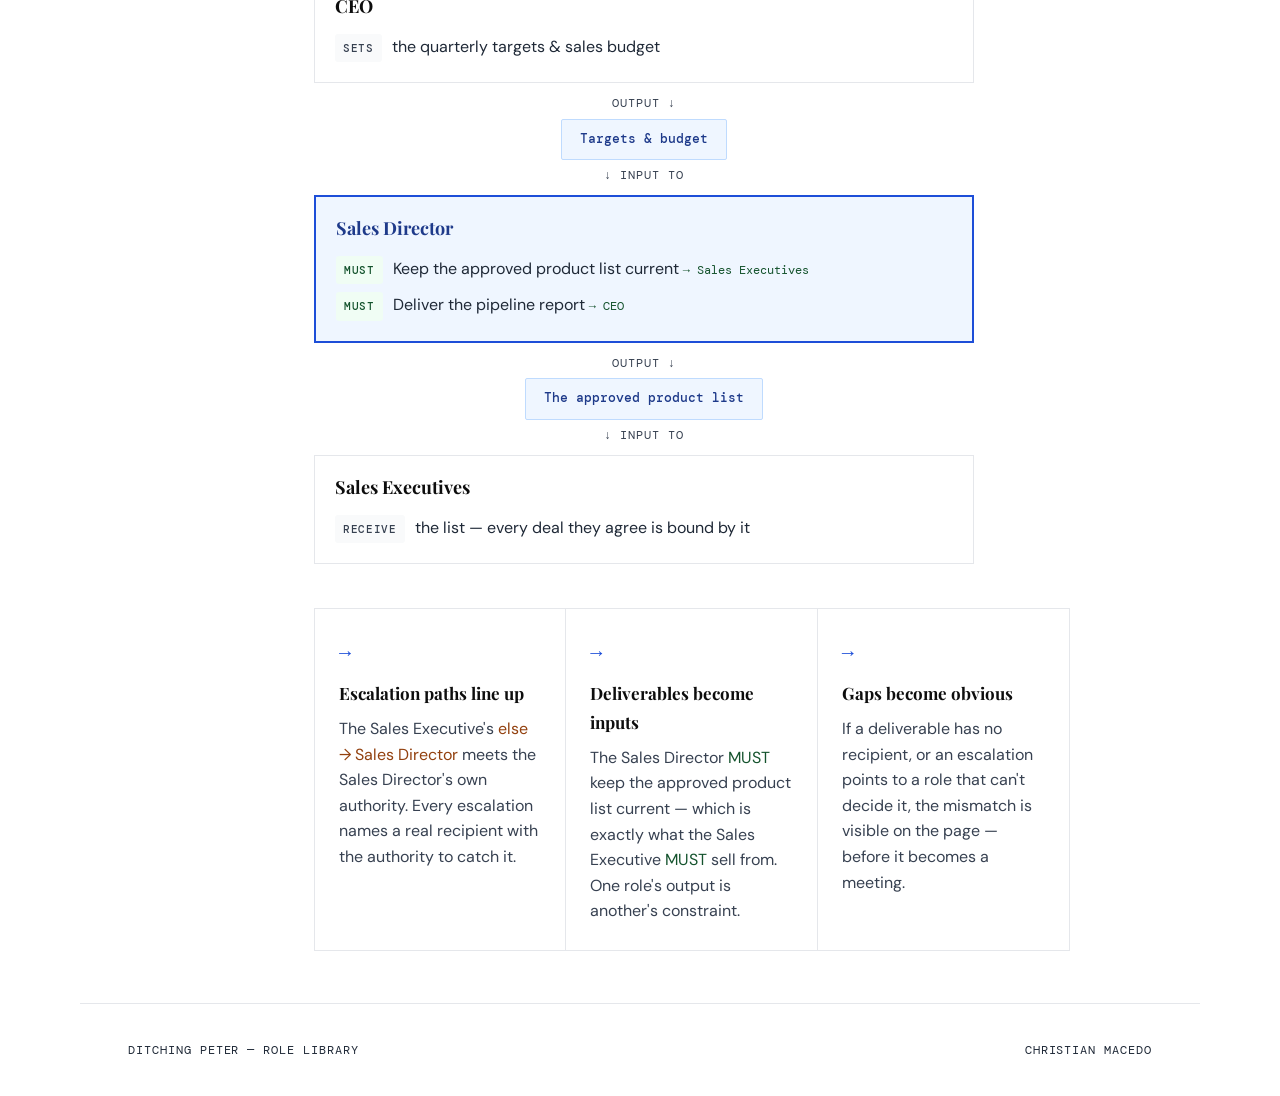
<file: role-library.html>
<!DOCTYPE html>
<html lang="en">
<head>
<meta charset="UTF-8">
<meta name="viewport" content="width=device-width, initial-scale=1.0">
    <link rel="icon" href="/favicon.svg" type="image/svg+xml">
    <link rel="icon" href="/favicon-32.png" sizes="32x32" type="image/png">
    <link rel="apple-touch-icon" href="/apple-touch-icon.png">
<title>Role Library — Ditching Peter</title>
<meta name="description" content="Nine free ARA role specs in full, from Sales Director to Marketing Manager. One hundred and six more roles are named here; their specs are in the paid library.">
<link rel="canonical" href="https://ditchingpeter.com/role-library">
<link rel="describedby" href="https://ditchingpeter.com/llms.txt">
<meta property="og:title" content="Role Library — Ditching Peter">
<meta property="og:description" content="Nine free ARA role specs in full, from Sales Director to Marketing Manager. One hundred and six more roles are named here; their specs are in the paid library.">
<meta property="og:url" content="https://ditchingpeter.com/role-library">
<meta property="og:type" content="website">
<meta property="og:site_name" content="Ditching Peter">
<meta property="og:locale" content="en_GB">
<script type="application/ld+json">
{
  "@context": "https://schema.org",
  "@type": "DefinedTermSet",
  "@id": "https://ditchingpeter.com/role-library#terms",
  "name": "ARA role library — free roles",
  "description": "Nine free ARA role specs. Authority, responsibility, and ability for each role, in the MAY / MUST / CAN format.",
  "url": "https://ditchingpeter.com/role-library",
  "hasDefinedTerm": [
    {
      "@type": "DefinedTerm",
      "@id": "https://ditchingpeter.com/role-library#sales-director",
      "name": "Sales Director",
      "description": "Owns sales authority, quotas, the forecast, and the approved product list. Reports to the CEO.",
      "url": "https://ditchingpeter.com/role-library#sales-director",
      "termCode": "sales-director",
      "inDefinedTermSet": {
        "@id": "https://ditchingpeter.com/role-library#terms"
      }
    },
    {
      "@type": "DefinedTerm",
      "@id": "https://ditchingpeter.com/role-library#sales-executive",
      "name": "Sales Executive",
      "description": "Agrees deals within set limits and hands signed deals to the Project Manager. Reports to the Sales Director.",
      "url": "https://ditchingpeter.com/role-library#sales-executive",
      "termCode": "sales-executive",
      "inDefinedTermSet": {
        "@id": "https://ditchingpeter.com/role-library#terms"
      }
    },
    {
      "@type": "DefinedTerm",
      "@id": "https://ditchingpeter.com/role-library#customer-success-manager",
      "name": "Customer Success Manager",
      "description": "Runs onboarding, account health scores, and at-risk escalation. Reports to the Head of Customer Success.",
      "url": "https://ditchingpeter.com/role-library#customer-success-manager",
      "termCode": "customer-success-manager",
      "inDefinedTermSet": {
        "@id": "https://ditchingpeter.com/role-library#terms"
      }
    },
    {
      "@type": "DefinedTerm",
      "@id": "https://ditchingpeter.com/role-library#product-manager",
      "name": "Product Manager",
      "description": "Decides what ships next inside the agreed roadmap and writes the PRD. Reports to the Product Director.",
      "url": "https://ditchingpeter.com/role-library#product-manager",
      "termCode": "product-manager",
      "inDefinedTermSet": {
        "@id": "https://ditchingpeter.com/role-library#terms"
      }
    },
    {
      "@type": "DefinedTerm",
      "@id": "https://ditchingpeter.com/role-library#project-manager",
      "name": "Project Manager",
      "description": "Runs a project inside the agreed scope, dates, and budget. Reports to the Head of Delivery.",
      "url": "https://ditchingpeter.com/role-library#project-manager",
      "termCode": "project-manager",
      "inDefinedTermSet": {
        "@id": "https://ditchingpeter.com/role-library#terms"
      }
    },
    {
      "@type": "DefinedTerm",
      "@id": "https://ditchingpeter.com/role-library#engineering-manager",
      "name": "Engineering Manager",
      "description": "Sets the team's engineering standards and delivers working, tested increments. Reports to the Head of Engineering.",
      "url": "https://ditchingpeter.com/role-library#engineering-manager",
      "termCode": "engineering-manager",
      "inDefinedTermSet": {
        "@id": "https://ditchingpeter.com/role-library#terms"
      }
    },
    {
      "@type": "DefinedTerm",
      "@id": "https://ditchingpeter.com/role-library#software-engineer",
      "name": "Software Engineer",
      "description": "Delivers tested, reviewed code for the agreed design. Reports to the Engineering Manager.",
      "url": "https://ditchingpeter.com/role-library#software-engineer",
      "termCode": "software-engineer",
      "inDefinedTermSet": {
        "@id": "https://ditchingpeter.com/role-library#terms"
      }
    },
    {
      "@type": "DefinedTerm",
      "@id": "https://ditchingpeter.com/role-library#hr-business-partner",
      "name": "HR Business Partner",
      "description": "Advises on people process and reports headcount, turnover, and absence. Reports to the CEO.",
      "url": "https://ditchingpeter.com/role-library#hr-business-partner",
      "termCode": "hr-business-partner",
      "inDefinedTermSet": {
        "@id": "https://ditchingpeter.com/role-library#terms"
      }
    },
    {
      "@type": "DefinedTerm",
      "@id": "https://ditchingpeter.com/role-library#marketing-manager",
      "name": "Marketing Manager",
      "description": "Spends the approved marketing budget and delivers qualified leads. Reports to the CEO.",
      "url": "https://ditchingpeter.com/role-library#marketing-manager",
      "termCode": "marketing-manager",
      "inDefinedTermSet": {
        "@id": "https://ditchingpeter.com/role-library#terms"
      }
    }
  ]
}
</script>
<link rel="preconnect" href="https://fonts.googleapis.com">
<link rel="preconnect" href="https://fonts.gstatic.com" crossorigin>
<link href="https://fonts.googleapis.com/css2?family=Playfair+Display:ital,wght@0,400;0,700;0,900;1,400;1,700&family=DM+Sans:ital,wght@0,300;0,400;0,500;1,300&family=DM+Mono:wght@400;500&display=swap" rel="stylesheet">
<link rel="stylesheet" href="/docs.css">
</head>
<body>

<nav>
  <div class="nav-inner">
    <a href="/" class="nav-logo">Ditching Peter</a>
    <ul class="nav-links">
      <li><a href="/">Home</a></li>
      <li><a href="/getting-started">Getting Started</a></li>
      <li><a href="/format">Format</a></li>
      <li><a href="/prompting-ai">Prompting AI</a></li>
      <li><a href="/role-library" style="color:var(--accent)">Role Library</a></li>
      <li><a href="/teams">Teams</a></li>
      <li><a href="/blog">Blog</a></li>
      <li><a href="/about">About</a></li>
    </ul>
    <button class="nav-burger" onclick="toggleNav(this)" aria-label="Menu"><span></span><span></span><span></span></button>
  </div>
  <div class="nav-drawer" id="navDrawer">
    <a href="/" onclick="closeNav()">Home</a>
    <a href="/getting-started" onclick="closeNav()">Getting Started</a>
    <a href="/format" onclick="closeNav()">Format</a>
    <a href="/prompting-ai" onclick="closeNav()">Prompting AI</a>
    <a href="/role-library" onclick="closeNav()" style="color:var(--accent)">Role Library</a>
    <a href="/teams" onclick="closeNav()">Teams</a>
    <a href="/blog" onclick="closeNav()">Blog</a>
    <a href="/about" onclick="closeNav()">About</a>
  </div>
</nav>

<div class="docs-shell">

  <!-- SIDEBAR -->
  <aside class="docs-sidebar">
    <div class="docs-nav-title">Role Library</div>
    <details class="side-fold">
      <summary>Roles by team</summary>
      <div class="side-fold-body">
        <div class="side-group">
          <div class="side-group-label">Sales and customer</div>
          <a class="side-link active" href="#sales-director">Sales Director</a>
          <a class="side-link" href="#listed-sales-development-rep">Sales Development Rep <svg class="lock-icon" viewBox="0 0 16 16" width="12" height="12" aria-hidden="true" focusable="false"><rect x="3.2" y="7" width="9.6" height="7" rx="1" fill="none" stroke="currentColor" stroke-width="1.4"/><path d="M5.2 7V5a2.8 2.8 0 0 1 5.6 0V7" fill="none" stroke="currentColor" stroke-width="1.4"/></svg><span class="visually-hidden">, in the full library</span></a>
          <a class="side-link" href="#sales-executive">Sales Executive</a>
          <a class="side-link" href="#listed-account-manager">Account Manager <svg class="lock-icon" viewBox="0 0 16 16" width="12" height="12" aria-hidden="true" focusable="false"><rect x="3.2" y="7" width="9.6" height="7" rx="1" fill="none" stroke="currentColor" stroke-width="1.4"/><path d="M5.2 7V5a2.8 2.8 0 0 1 5.6 0V7" fill="none" stroke="currentColor" stroke-width="1.4"/></svg><span class="visually-hidden">, in the full library</span></a>
          <a class="side-link" href="#listed-bid-manager">Bid Manager <svg class="lock-icon" viewBox="0 0 16 16" width="12" height="12" aria-hidden="true" focusable="false"><rect x="3.2" y="7" width="9.6" height="7" rx="1" fill="none" stroke="currentColor" stroke-width="1.4"/><path d="M5.2 7V5a2.8 2.8 0 0 1 5.6 0V7" fill="none" stroke="currentColor" stroke-width="1.4"/></svg><span class="visually-hidden">, in the full library</span></a>
          <a class="side-link" href="#listed-business-development-manager">Business Development Manager <svg class="lock-icon" viewBox="0 0 16 16" width="12" height="12" aria-hidden="true" focusable="false"><rect x="3.2" y="7" width="9.6" height="7" rx="1" fill="none" stroke="currentColor" stroke-width="1.4"/><path d="M5.2 7V5a2.8 2.8 0 0 1 5.6 0V7" fill="none" stroke="currentColor" stroke-width="1.4"/></svg><span class="visually-hidden">, in the full library</span></a>
          <a class="side-link" href="#listed-recruitment-consultant">Recruitment Consultant <svg class="lock-icon" viewBox="0 0 16 16" width="12" height="12" aria-hidden="true" focusable="false"><rect x="3.2" y="7" width="9.6" height="7" rx="1" fill="none" stroke="currentColor" stroke-width="1.4"/><path d="M5.2 7V5a2.8 2.8 0 0 1 5.6 0V7" fill="none" stroke="currentColor" stroke-width="1.4"/></svg><span class="visually-hidden">, in the full library</span></a>
          <a class="side-link" href="#listed-head-of-customer-success">Head of Customer Success <svg class="lock-icon" viewBox="0 0 16 16" width="12" height="12" aria-hidden="true" focusable="false"><rect x="3.2" y="7" width="9.6" height="7" rx="1" fill="none" stroke="currentColor" stroke-width="1.4"/><path d="M5.2 7V5a2.8 2.8 0 0 1 5.6 0V7" fill="none" stroke="currentColor" stroke-width="1.4"/></svg><span class="visually-hidden">, in the full library</span></a>
          <a class="side-link" href="#customer-success-manager">Customer Success Manager</a>
          <a class="side-link" href="#listed-support-agent">Support Agent <svg class="lock-icon" viewBox="0 0 16 16" width="12" height="12" aria-hidden="true" focusable="false"><rect x="3.2" y="7" width="9.6" height="7" rx="1" fill="none" stroke="currentColor" stroke-width="1.4"/><path d="M5.2 7V5a2.8 2.8 0 0 1 5.6 0V7" fill="none" stroke="currentColor" stroke-width="1.4"/></svg><span class="visually-hidden">, in the full library</span></a>
        </div>
        <div class="side-group">
          <div class="side-group-label">Product</div>
          <a class="side-link" href="#listed-product-director">Product Director <svg class="lock-icon" viewBox="0 0 16 16" width="12" height="12" aria-hidden="true" focusable="false"><rect x="3.2" y="7" width="9.6" height="7" rx="1" fill="none" stroke="currentColor" stroke-width="1.4"/><path d="M5.2 7V5a2.8 2.8 0 0 1 5.6 0V7" fill="none" stroke="currentColor" stroke-width="1.4"/></svg><span class="visually-hidden">, in the full library</span></a>
          <a class="side-link" href="#product-manager">Product Manager</a>
          <a class="side-link" href="#listed-product-owner">Product Owner <svg class="lock-icon" viewBox="0 0 16 16" width="12" height="12" aria-hidden="true" focusable="false"><rect x="3.2" y="7" width="9.6" height="7" rx="1" fill="none" stroke="currentColor" stroke-width="1.4"/><path d="M5.2 7V5a2.8 2.8 0 0 1 5.6 0V7" fill="none" stroke="currentColor" stroke-width="1.4"/></svg><span class="visually-hidden">, in the full library</span></a>
          <a class="side-link" href="#listed-product-designer">Product Designer <svg class="lock-icon" viewBox="0 0 16 16" width="12" height="12" aria-hidden="true" focusable="false"><rect x="3.2" y="7" width="9.6" height="7" rx="1" fill="none" stroke="currentColor" stroke-width="1.4"/><path d="M5.2 7V5a2.8 2.8 0 0 1 5.6 0V7" fill="none" stroke="currentColor" stroke-width="1.4"/></svg><span class="visually-hidden">, in the full library</span></a>
          <a class="side-link" href="#listed-business-analyst">Business Analyst <svg class="lock-icon" viewBox="0 0 16 16" width="12" height="12" aria-hidden="true" focusable="false"><rect x="3.2" y="7" width="9.6" height="7" rx="1" fill="none" stroke="currentColor" stroke-width="1.4"/><path d="M5.2 7V5a2.8 2.8 0 0 1 5.6 0V7" fill="none" stroke="currentColor" stroke-width="1.4"/></svg><span class="visually-hidden">, in the full library</span></a>
          <a class="side-link" href="#listed-user-researcher">User Researcher <svg class="lock-icon" viewBox="0 0 16 16" width="12" height="12" aria-hidden="true" focusable="false"><rect x="3.2" y="7" width="9.6" height="7" rx="1" fill="none" stroke="currentColor" stroke-width="1.4"/><path d="M5.2 7V5a2.8 2.8 0 0 1 5.6 0V7" fill="none" stroke="currentColor" stroke-width="1.4"/></svg><span class="visually-hidden">, in the full library</span></a>
          <a class="side-link" href="#listed-content-designer">Content Designer <svg class="lock-icon" viewBox="0 0 16 16" width="12" height="12" aria-hidden="true" focusable="false"><rect x="3.2" y="7" width="9.6" height="7" rx="1" fill="none" stroke="currentColor" stroke-width="1.4"/><path d="M5.2 7V5a2.8 2.8 0 0 1 5.6 0V7" fill="none" stroke="currentColor" stroke-width="1.4"/></svg><span class="visually-hidden">, in the full library</span></a>
          <a class="side-link" href="#listed-technical-writer">Technical Writer <svg class="lock-icon" viewBox="0 0 16 16" width="12" height="12" aria-hidden="true" focusable="false"><rect x="3.2" y="7" width="9.6" height="7" rx="1" fill="none" stroke="currentColor" stroke-width="1.4"/><path d="M5.2 7V5a2.8 2.8 0 0 1 5.6 0V7" fill="none" stroke="currentColor" stroke-width="1.4"/></svg><span class="visually-hidden">, in the full library</span></a>
          <a class="side-link" href="#listed-service-designer">Service Designer <svg class="lock-icon" viewBox="0 0 16 16" width="12" height="12" aria-hidden="true" focusable="false"><rect x="3.2" y="7" width="9.6" height="7" rx="1" fill="none" stroke="currentColor" stroke-width="1.4"/><path d="M5.2 7V5a2.8 2.8 0 0 1 5.6 0V7" fill="none" stroke="currentColor" stroke-width="1.4"/></svg><span class="visually-hidden">, in the full library</span></a>
        </div>
        <div class="side-group">
          <div class="side-group-label">Delivery</div>
          <a class="side-link" href="#listed-head-of-delivery">Head of Delivery <svg class="lock-icon" viewBox="0 0 16 16" width="12" height="12" aria-hidden="true" focusable="false"><rect x="3.2" y="7" width="9.6" height="7" rx="1" fill="none" stroke="currentColor" stroke-width="1.4"/><path d="M5.2 7V5a2.8 2.8 0 0 1 5.6 0V7" fill="none" stroke="currentColor" stroke-width="1.4"/></svg><span class="visually-hidden">, in the full library</span></a>
          <a class="side-link" href="#listed-programme-manager">Programme Manager <svg class="lock-icon" viewBox="0 0 16 16" width="12" height="12" aria-hidden="true" focusable="false"><rect x="3.2" y="7" width="9.6" height="7" rx="1" fill="none" stroke="currentColor" stroke-width="1.4"/><path d="M5.2 7V5a2.8 2.8 0 0 1 5.6 0V7" fill="none" stroke="currentColor" stroke-width="1.4"/></svg><span class="visually-hidden">, in the full library</span></a>
          <a class="side-link" href="#listed-delivery-manager">Delivery Manager <svg class="lock-icon" viewBox="0 0 16 16" width="12" height="12" aria-hidden="true" focusable="false"><rect x="3.2" y="7" width="9.6" height="7" rx="1" fill="none" stroke="currentColor" stroke-width="1.4"/><path d="M5.2 7V5a2.8 2.8 0 0 1 5.6 0V7" fill="none" stroke="currentColor" stroke-width="1.4"/></svg><span class="visually-hidden">, in the full library</span></a>
          <a class="side-link" href="#listed-scrum-master">Scrum Master <svg class="lock-icon" viewBox="0 0 16 16" width="12" height="12" aria-hidden="true" focusable="false"><rect x="3.2" y="7" width="9.6" height="7" rx="1" fill="none" stroke="currentColor" stroke-width="1.4"/><path d="M5.2 7V5a2.8 2.8 0 0 1 5.6 0V7" fill="none" stroke="currentColor" stroke-width="1.4"/></svg><span class="visually-hidden">, in the full library</span></a>
          <a class="side-link" href="#project-manager">Project Manager</a>
        </div>
        <div class="side-group">
          <div class="side-group-label">Engineering</div>
          <a class="side-link" href="#listed-head-of-engineering">Head of Engineering <svg class="lock-icon" viewBox="0 0 16 16" width="12" height="12" aria-hidden="true" focusable="false"><rect x="3.2" y="7" width="9.6" height="7" rx="1" fill="none" stroke="currentColor" stroke-width="1.4"/><path d="M5.2 7V5a2.8 2.8 0 0 1 5.6 0V7" fill="none" stroke="currentColor" stroke-width="1.4"/></svg><span class="visually-hidden">, in the full library</span></a>
          <a class="side-link" href="#engineering-manager">Engineering Manager</a>
          <a class="side-link" href="#listed-tech-lead">Tech Lead <svg class="lock-icon" viewBox="0 0 16 16" width="12" height="12" aria-hidden="true" focusable="false"><rect x="3.2" y="7" width="9.6" height="7" rx="1" fill="none" stroke="currentColor" stroke-width="1.4"/><path d="M5.2 7V5a2.8 2.8 0 0 1 5.6 0V7" fill="none" stroke="currentColor" stroke-width="1.4"/></svg><span class="visually-hidden">, in the full library</span></a>
          <a class="side-link" href="#software-engineer">Software Engineer</a>
          <a class="side-link" href="#listed-qa-engineer">QA Engineer <svg class="lock-icon" viewBox="0 0 16 16" width="12" height="12" aria-hidden="true" focusable="false"><rect x="3.2" y="7" width="9.6" height="7" rx="1" fill="none" stroke="currentColor" stroke-width="1.4"/><path d="M5.2 7V5a2.8 2.8 0 0 1 5.6 0V7" fill="none" stroke="currentColor" stroke-width="1.4"/></svg><span class="visually-hidden">, in the full library</span></a>
          <a class="side-link" href="#listed-test-manager">Test Manager <svg class="lock-icon" viewBox="0 0 16 16" width="12" height="12" aria-hidden="true" focusable="false"><rect x="3.2" y="7" width="9.6" height="7" rx="1" fill="none" stroke="currentColor" stroke-width="1.4"/><path d="M5.2 7V5a2.8 2.8 0 0 1 5.6 0V7" fill="none" stroke="currentColor" stroke-width="1.4"/></svg><span class="visually-hidden">, in the full library</span></a>
          <a class="side-link" href="#listed-site-reliability-engineer">Site Reliability Engineer <svg class="lock-icon" viewBox="0 0 16 16" width="12" height="12" aria-hidden="true" focusable="false"><rect x="3.2" y="7" width="9.6" height="7" rx="1" fill="none" stroke="currentColor" stroke-width="1.4"/><path d="M5.2 7V5a2.8 2.8 0 0 1 5.6 0V7" fill="none" stroke="currentColor" stroke-width="1.4"/></svg><span class="visually-hidden">, in the full library</span></a>
          <a class="side-link" href="#listed-infrastructure-engineer">Infrastructure Engineer <svg class="lock-icon" viewBox="0 0 16 16" width="12" height="12" aria-hidden="true" focusable="false"><rect x="3.2" y="7" width="9.6" height="7" rx="1" fill="none" stroke="currentColor" stroke-width="1.4"/><path d="M5.2 7V5a2.8 2.8 0 0 1 5.6 0V7" fill="none" stroke="currentColor" stroke-width="1.4"/></svg><span class="visually-hidden">, in the full library</span></a>
          <a class="side-link" href="#listed-database-administrator">Database Administrator <svg class="lock-icon" viewBox="0 0 16 16" width="12" height="12" aria-hidden="true" focusable="false"><rect x="3.2" y="7" width="9.6" height="7" rx="1" fill="none" stroke="currentColor" stroke-width="1.4"/><path d="M5.2 7V5a2.8 2.8 0 0 1 5.6 0V7" fill="none" stroke="currentColor" stroke-width="1.4"/></svg><span class="visually-hidden">, in the full library</span></a>
          <a class="side-link" href="#listed-technical-architect">Technical Architect <svg class="lock-icon" viewBox="0 0 16 16" width="12" height="12" aria-hidden="true" focusable="false"><rect x="3.2" y="7" width="9.6" height="7" rx="1" fill="none" stroke="currentColor" stroke-width="1.4"/><path d="M5.2 7V5a2.8 2.8 0 0 1 5.6 0V7" fill="none" stroke="currentColor" stroke-width="1.4"/></svg><span class="visually-hidden">, in the full library</span></a>
          <a class="side-link" href="#listed-solutions-architect">Solutions Architect <svg class="lock-icon" viewBox="0 0 16 16" width="12" height="12" aria-hidden="true" focusable="false"><rect x="3.2" y="7" width="9.6" height="7" rx="1" fill="none" stroke="currentColor" stroke-width="1.4"/><path d="M5.2 7V5a2.8 2.8 0 0 1 5.6 0V7" fill="none" stroke="currentColor" stroke-width="1.4"/></svg><span class="visually-hidden">, in the full library</span></a>
          <a class="side-link" href="#listed-security-architect">Security Architect <svg class="lock-icon" viewBox="0 0 16 16" width="12" height="12" aria-hidden="true" focusable="false"><rect x="3.2" y="7" width="9.6" height="7" rx="1" fill="none" stroke="currentColor" stroke-width="1.4"/><path d="M5.2 7V5a2.8 2.8 0 0 1 5.6 0V7" fill="none" stroke="currentColor" stroke-width="1.4"/></svg><span class="visually-hidden">, in the full library</span></a>
          <a class="side-link" href="#listed-cyber-security-analyst">Cyber Security Analyst <svg class="lock-icon" viewBox="0 0 16 16" width="12" height="12" aria-hidden="true" focusable="false"><rect x="3.2" y="7" width="9.6" height="7" rx="1" fill="none" stroke="currentColor" stroke-width="1.4"/><path d="M5.2 7V5a2.8 2.8 0 0 1 5.6 0V7" fill="none" stroke="currentColor" stroke-width="1.4"/></svg><span class="visually-hidden">, in the full library</span></a>
          <a class="side-link" href="#listed-penetration-tester">Penetration Tester <svg class="lock-icon" viewBox="0 0 16 16" width="12" height="12" aria-hidden="true" focusable="false"><rect x="3.2" y="7" width="9.6" height="7" rx="1" fill="none" stroke="currentColor" stroke-width="1.4"/><path d="M5.2 7V5a2.8 2.8 0 0 1 5.6 0V7" fill="none" stroke="currentColor" stroke-width="1.4"/></svg><span class="visually-hidden">, in the full library</span></a>
          <a class="side-link" href="#listed-service-desk-analyst">Service Desk Analyst <svg class="lock-icon" viewBox="0 0 16 16" width="12" height="12" aria-hidden="true" focusable="false"><rect x="3.2" y="7" width="9.6" height="7" rx="1" fill="none" stroke="currentColor" stroke-width="1.4"/><path d="M5.2 7V5a2.8 2.8 0 0 1 5.6 0V7" fill="none" stroke="currentColor" stroke-width="1.4"/></svg><span class="visually-hidden">, in the full library</span></a>
          <a class="side-link" href="#listed-service-desk-manager">Service Desk Manager <svg class="lock-icon" viewBox="0 0 16 16" width="12" height="12" aria-hidden="true" focusable="false"><rect x="3.2" y="7" width="9.6" height="7" rx="1" fill="none" stroke="currentColor" stroke-width="1.4"/><path d="M5.2 7V5a2.8 2.8 0 0 1 5.6 0V7" fill="none" stroke="currentColor" stroke-width="1.4"/></svg><span class="visually-hidden">, in the full library</span></a>
          <a class="side-link" href="#listed-it-service-manager">IT Service Manager <svg class="lock-icon" viewBox="0 0 16 16" width="12" height="12" aria-hidden="true" focusable="false"><rect x="3.2" y="7" width="9.6" height="7" rx="1" fill="none" stroke="currentColor" stroke-width="1.4"/><path d="M5.2 7V5a2.8 2.8 0 0 1 5.6 0V7" fill="none" stroke="currentColor" stroke-width="1.4"/></svg><span class="visually-hidden">, in the full library</span></a>
          <a class="side-link" href="#listed-change-and-release-manager">Change and Release Manager <svg class="lock-icon" viewBox="0 0 16 16" width="12" height="12" aria-hidden="true" focusable="false"><rect x="3.2" y="7" width="9.6" height="7" rx="1" fill="none" stroke="currentColor" stroke-width="1.4"/><path d="M5.2 7V5a2.8 2.8 0 0 1 5.6 0V7" fill="none" stroke="currentColor" stroke-width="1.4"/></svg><span class="visually-hidden">, in the full library</span></a>
          <a class="side-link" href="#listed-machine-learning-engineer">Machine Learning Engineer <svg class="lock-icon" viewBox="0 0 16 16" width="12" height="12" aria-hidden="true" focusable="false"><rect x="3.2" y="7" width="9.6" height="7" rx="1" fill="none" stroke="currentColor" stroke-width="1.4"/><path d="M5.2 7V5a2.8 2.8 0 0 1 5.6 0V7" fill="none" stroke="currentColor" stroke-width="1.4"/></svg><span class="visually-hidden">, in the full library</span></a>
          <a class="side-link" href="#listed-data-engineer">Data Engineer <svg class="lock-icon" viewBox="0 0 16 16" width="12" height="12" aria-hidden="true" focusable="false"><rect x="3.2" y="7" width="9.6" height="7" rx="1" fill="none" stroke="currentColor" stroke-width="1.4"/><path d="M5.2 7V5a2.8 2.8 0 0 1 5.6 0V7" fill="none" stroke="currentColor" stroke-width="1.4"/></svg><span class="visually-hidden">, in the full library</span></a>
          <a class="side-link" href="#listed-data-scientist">Data Scientist <svg class="lock-icon" viewBox="0 0 16 16" width="12" height="12" aria-hidden="true" focusable="false"><rect x="3.2" y="7" width="9.6" height="7" rx="1" fill="none" stroke="currentColor" stroke-width="1.4"/><path d="M5.2 7V5a2.8 2.8 0 0 1 5.6 0V7" fill="none" stroke="currentColor" stroke-width="1.4"/></svg><span class="visually-hidden">, in the full library</span></a>
          <a class="side-link" href="#listed-data-architect">Data Architect <svg class="lock-icon" viewBox="0 0 16 16" width="12" height="12" aria-hidden="true" focusable="false"><rect x="3.2" y="7" width="9.6" height="7" rx="1" fill="none" stroke="currentColor" stroke-width="1.4"/><path d="M5.2 7V5a2.8 2.8 0 0 1 5.6 0V7" fill="none" stroke="currentColor" stroke-width="1.4"/></svg><span class="visually-hidden">, in the full library</span></a>
          <a class="side-link" href="#listed-data-governance-manager">Data Governance Manager <svg class="lock-icon" viewBox="0 0 16 16" width="12" height="12" aria-hidden="true" focusable="false"><rect x="3.2" y="7" width="9.6" height="7" rx="1" fill="none" stroke="currentColor" stroke-width="1.4"/><path d="M5.2 7V5a2.8 2.8 0 0 1 5.6 0V7" fill="none" stroke="currentColor" stroke-width="1.4"/></svg><span class="visually-hidden">, in the full library</span></a>
        </div>
        <div class="side-group">
          <div class="side-group-label">Operations and depot</div>
          <a class="side-link" href="#listed-operations-manager">Operations Manager <svg class="lock-icon" viewBox="0 0 16 16" width="12" height="12" aria-hidden="true" focusable="false"><rect x="3.2" y="7" width="9.6" height="7" rx="1" fill="none" stroke="currentColor" stroke-width="1.4"/><path d="M5.2 7V5a2.8 2.8 0 0 1 5.6 0V7" fill="none" stroke="currentColor" stroke-width="1.4"/></svg><span class="visually-hidden">, in the full library</span></a>
          <a class="side-link" href="#listed-depot-manager">Depot Manager <svg class="lock-icon" viewBox="0 0 16 16" width="12" height="12" aria-hidden="true" focusable="false"><rect x="3.2" y="7" width="9.6" height="7" rx="1" fill="none" stroke="currentColor" stroke-width="1.4"/><path d="M5.2 7V5a2.8 2.8 0 0 1 5.6 0V7" fill="none" stroke="currentColor" stroke-width="1.4"/></svg><span class="visually-hidden">, in the full library</span></a>
          <a class="side-link" href="#listed-operations-analyst">Operations Analyst <svg class="lock-icon" viewBox="0 0 16 16" width="12" height="12" aria-hidden="true" focusable="false"><rect x="3.2" y="7" width="9.6" height="7" rx="1" fill="none" stroke="currentColor" stroke-width="1.4"/><path d="M5.2 7V5a2.8 2.8 0 0 1 5.6 0V7" fill="none" stroke="currentColor" stroke-width="1.4"/></svg><span class="visually-hidden">, in the full library</span></a>
          <a class="side-link" href="#listed-procurement-manager">Procurement Manager <svg class="lock-icon" viewBox="0 0 16 16" width="12" height="12" aria-hidden="true" focusable="false"><rect x="3.2" y="7" width="9.6" height="7" rx="1" fill="none" stroke="currentColor" stroke-width="1.4"/><path d="M5.2 7V5a2.8 2.8 0 0 1 5.6 0V7" fill="none" stroke="currentColor" stroke-width="1.4"/></svg><span class="visually-hidden">, in the full library</span></a>
          <a class="side-link" href="#listed-category-manager">Category Manager <svg class="lock-icon" viewBox="0 0 16 16" width="12" height="12" aria-hidden="true" focusable="false"><rect x="3.2" y="7" width="9.6" height="7" rx="1" fill="none" stroke="currentColor" stroke-width="1.4"/><path d="M5.2 7V5a2.8 2.8 0 0 1 5.6 0V7" fill="none" stroke="currentColor" stroke-width="1.4"/></svg><span class="visually-hidden">, in the full library</span></a>
          <a class="side-link" href="#listed-supply-chain-manager">Supply Chain Manager <svg class="lock-icon" viewBox="0 0 16 16" width="12" height="12" aria-hidden="true" focusable="false"><rect x="3.2" y="7" width="9.6" height="7" rx="1" fill="none" stroke="currentColor" stroke-width="1.4"/><path d="M5.2 7V5a2.8 2.8 0 0 1 5.6 0V7" fill="none" stroke="currentColor" stroke-width="1.4"/></svg><span class="visually-hidden">, in the full library</span></a>
          <a class="side-link" href="#listed-contracts-manager">Contracts Manager <svg class="lock-icon" viewBox="0 0 16 16" width="12" height="12" aria-hidden="true" focusable="false"><rect x="3.2" y="7" width="9.6" height="7" rx="1" fill="none" stroke="currentColor" stroke-width="1.4"/><path d="M5.2 7V5a2.8 2.8 0 0 1 5.6 0V7" fill="none" stroke="currentColor" stroke-width="1.4"/></svg><span class="visually-hidden">, in the full library</span></a>
          <a class="side-link" href="#listed-quantity-surveyor">Quantity Surveyor <svg class="lock-icon" viewBox="0 0 16 16" width="12" height="12" aria-hidden="true" focusable="false"><rect x="3.2" y="7" width="9.6" height="7" rx="1" fill="none" stroke="currentColor" stroke-width="1.4"/><path d="M5.2 7V5a2.8 2.8 0 0 1 5.6 0V7" fill="none" stroke="currentColor" stroke-width="1.4"/></svg><span class="visually-hidden">, in the full library</span></a>
          <a class="side-link" href="#listed-construction-manager">Construction Manager <svg class="lock-icon" viewBox="0 0 16 16" width="12" height="12" aria-hidden="true" focusable="false"><rect x="3.2" y="7" width="9.6" height="7" rx="1" fill="none" stroke="currentColor" stroke-width="1.4"/><path d="M5.2 7V5a2.8 2.8 0 0 1 5.6 0V7" fill="none" stroke="currentColor" stroke-width="1.4"/></svg><span class="visually-hidden">, in the full library</span></a>
          <a class="side-link" href="#listed-health-and-safety-manager">Health and Safety Manager <svg class="lock-icon" viewBox="0 0 16 16" width="12" height="12" aria-hidden="true" focusable="false"><rect x="3.2" y="7" width="9.6" height="7" rx="1" fill="none" stroke="currentColor" stroke-width="1.4"/><path d="M5.2 7V5a2.8 2.8 0 0 1 5.6 0V7" fill="none" stroke="currentColor" stroke-width="1.4"/></svg><span class="visually-hidden">, in the full library</span></a>
          <a class="side-link" href="#listed-quality-manager">Quality Manager <svg class="lock-icon" viewBox="0 0 16 16" width="12" height="12" aria-hidden="true" focusable="false"><rect x="3.2" y="7" width="9.6" height="7" rx="1" fill="none" stroke="currentColor" stroke-width="1.4"/><path d="M5.2 7V5a2.8 2.8 0 0 1 5.6 0V7" fill="none" stroke="currentColor" stroke-width="1.4"/></svg><span class="visually-hidden">, in the full library</span></a>
          <a class="side-link" href="#listed-production-manager">Production Manager <svg class="lock-icon" viewBox="0 0 16 16" width="12" height="12" aria-hidden="true" focusable="false"><rect x="3.2" y="7" width="9.6" height="7" rx="1" fill="none" stroke="currentColor" stroke-width="1.4"/><path d="M5.2 7V5a2.8 2.8 0 0 1 5.6 0V7" fill="none" stroke="currentColor" stroke-width="1.4"/></svg><span class="visually-hidden">, in the full library</span></a>
          <a class="side-link" href="#listed-facilities-manager">Facilities Manager <svg class="lock-icon" viewBox="0 0 16 16" width="12" height="12" aria-hidden="true" focusable="false"><rect x="3.2" y="7" width="9.6" height="7" rx="1" fill="none" stroke="currentColor" stroke-width="1.4"/><path d="M5.2 7V5a2.8 2.8 0 0 1 5.6 0V7" fill="none" stroke="currentColor" stroke-width="1.4"/></svg><span class="visually-hidden">, in the full library</span></a>
          <a class="side-link" href="#listed-office-manager">Office Manager <svg class="lock-icon" viewBox="0 0 16 16" width="12" height="12" aria-hidden="true" focusable="false"><rect x="3.2" y="7" width="9.6" height="7" rx="1" fill="none" stroke="currentColor" stroke-width="1.4"/><path d="M5.2 7V5a2.8 2.8 0 0 1 5.6 0V7" fill="none" stroke="currentColor" stroke-width="1.4"/></svg><span class="visually-hidden">, in the full library</span></a>
          <a class="side-link" href="#listed-warehouse-manager">Warehouse Manager <svg class="lock-icon" viewBox="0 0 16 16" width="12" height="12" aria-hidden="true" focusable="false"><rect x="3.2" y="7" width="9.6" height="7" rx="1" fill="none" stroke="currentColor" stroke-width="1.4"/><path d="M5.2 7V5a2.8 2.8 0 0 1 5.6 0V7" fill="none" stroke="currentColor" stroke-width="1.4"/></svg><span class="visually-hidden">, in the full library</span></a>
          <a class="side-link" href="#listed-transport-manager">Transport Manager <svg class="lock-icon" viewBox="0 0 16 16" width="12" height="12" aria-hidden="true" focusable="false"><rect x="3.2" y="7" width="9.6" height="7" rx="1" fill="none" stroke="currentColor" stroke-width="1.4"/><path d="M5.2 7V5a2.8 2.8 0 0 1 5.6 0V7" fill="none" stroke="currentColor" stroke-width="1.4"/></svg><span class="visually-hidden">, in the full library</span></a>
          <a class="side-link" href="#listed-retail-manager">Retail Manager <svg class="lock-icon" viewBox="0 0 16 16" width="12" height="12" aria-hidden="true" focusable="false"><rect x="3.2" y="7" width="9.6" height="7" rx="1" fill="none" stroke="currentColor" stroke-width="1.4"/><path d="M5.2 7V5a2.8 2.8 0 0 1 5.6 0V7" fill="none" stroke="currentColor" stroke-width="1.4"/></svg><span class="visually-hidden">, in the full library</span></a>
          <a class="side-link" href="#listed-retail-buyer">Retail Buyer <svg class="lock-icon" viewBox="0 0 16 16" width="12" height="12" aria-hidden="true" focusable="false"><rect x="3.2" y="7" width="9.6" height="7" rx="1" fill="none" stroke="currentColor" stroke-width="1.4"/><path d="M5.2 7V5a2.8 2.8 0 0 1 5.6 0V7" fill="none" stroke="currentColor" stroke-width="1.4"/></svg><span class="visually-hidden">, in the full library</span></a>
          <a class="side-link" href="#listed-hotel-manager">Hotel Manager <svg class="lock-icon" viewBox="0 0 16 16" width="12" height="12" aria-hidden="true" focusable="false"><rect x="3.2" y="7" width="9.6" height="7" rx="1" fill="none" stroke="currentColor" stroke-width="1.4"/><path d="M5.2 7V5a2.8 2.8 0 0 1 5.6 0V7" fill="none" stroke="currentColor" stroke-width="1.4"/></svg><span class="visually-hidden">, in the full library</span></a>
          <a class="side-link" href="#listed-restaurant-manager">Restaurant Manager <svg class="lock-icon" viewBox="0 0 16 16" width="12" height="12" aria-hidden="true" focusable="false"><rect x="3.2" y="7" width="9.6" height="7" rx="1" fill="none" stroke="currentColor" stroke-width="1.4"/><path d="M5.2 7V5a2.8 2.8 0 0 1 5.6 0V7" fill="none" stroke="currentColor" stroke-width="1.4"/></svg><span class="visually-hidden">, in the full library</span></a>
          <a class="side-link" href="#listed-care-home-manager">Care Home Manager <svg class="lock-icon" viewBox="0 0 16 16" width="12" height="12" aria-hidden="true" focusable="false"><rect x="3.2" y="7" width="9.6" height="7" rx="1" fill="none" stroke="currentColor" stroke-width="1.4"/><path d="M5.2 7V5a2.8 2.8 0 0 1 5.6 0V7" fill="none" stroke="currentColor" stroke-width="1.4"/></svg><span class="visually-hidden">, in the full library</span></a>
          <a class="side-link" href="#listed-nursery-manager">Nursery Manager <svg class="lock-icon" viewBox="0 0 16 16" width="12" height="12" aria-hidden="true" focusable="false"><rect x="3.2" y="7" width="9.6" height="7" rx="1" fill="none" stroke="currentColor" stroke-width="1.4"/><path d="M5.2 7V5a2.8 2.8 0 0 1 5.6 0V7" fill="none" stroke="currentColor" stroke-width="1.4"/></svg><span class="visually-hidden">, in the full library</span></a>
        </div>
        <div class="side-group">
          <div class="side-group-label">Finance</div>
          <a class="side-link" href="#listed-financial-controller">Financial Controller <svg class="lock-icon" viewBox="0 0 16 16" width="12" height="12" aria-hidden="true" focusable="false"><rect x="3.2" y="7" width="9.6" height="7" rx="1" fill="none" stroke="currentColor" stroke-width="1.4"/><path d="M5.2 7V5a2.8 2.8 0 0 1 5.6 0V7" fill="none" stroke="currentColor" stroke-width="1.4"/></svg><span class="visually-hidden">, in the full library</span></a>
          <a class="side-link" href="#listed-finance-business-partner">Finance Business Partner <svg class="lock-icon" viewBox="0 0 16 16" width="12" height="12" aria-hidden="true" focusable="false"><rect x="3.2" y="7" width="9.6" height="7" rx="1" fill="none" stroke="currentColor" stroke-width="1.4"/><path d="M5.2 7V5a2.8 2.8 0 0 1 5.6 0V7" fill="none" stroke="currentColor" stroke-width="1.4"/></svg><span class="visually-hidden">, in the full library</span></a>
          <a class="side-link" href="#listed-data-analyst">Data Analyst <svg class="lock-icon" viewBox="0 0 16 16" width="12" height="12" aria-hidden="true" focusable="false"><rect x="3.2" y="7" width="9.6" height="7" rx="1" fill="none" stroke="currentColor" stroke-width="1.4"/><path d="M5.2 7V5a2.8 2.8 0 0 1 5.6 0V7" fill="none" stroke="currentColor" stroke-width="1.4"/></svg><span class="visually-hidden">, in the full library</span></a>
          <a class="side-link" href="#listed-payroll-manager">Payroll Manager <svg class="lock-icon" viewBox="0 0 16 16" width="12" height="12" aria-hidden="true" focusable="false"><rect x="3.2" y="7" width="9.6" height="7" rx="1" fill="none" stroke="currentColor" stroke-width="1.4"/><path d="M5.2 7V5a2.8 2.8 0 0 1 5.6 0V7" fill="none" stroke="currentColor" stroke-width="1.4"/></svg><span class="visually-hidden">, in the full library</span></a>
          <a class="side-link" href="#listed-management-accountant">Management Accountant <svg class="lock-icon" viewBox="0 0 16 16" width="12" height="12" aria-hidden="true" focusable="false"><rect x="3.2" y="7" width="9.6" height="7" rx="1" fill="none" stroke="currentColor" stroke-width="1.4"/><path d="M5.2 7V5a2.8 2.8 0 0 1 5.6 0V7" fill="none" stroke="currentColor" stroke-width="1.4"/></svg><span class="visually-hidden">, in the full library</span></a>
          <a class="side-link" href="#listed-credit-controller">Credit Controller <svg class="lock-icon" viewBox="0 0 16 16" width="12" height="12" aria-hidden="true" focusable="false"><rect x="3.2" y="7" width="9.6" height="7" rx="1" fill="none" stroke="currentColor" stroke-width="1.4"/><path d="M5.2 7V5a2.8 2.8 0 0 1 5.6 0V7" fill="none" stroke="currentColor" stroke-width="1.4"/></svg><span class="visually-hidden">, in the full library</span></a>
          <a class="side-link" href="#listed-bookkeeper">Bookkeeper <svg class="lock-icon" viewBox="0 0 16 16" width="12" height="12" aria-hidden="true" focusable="false"><rect x="3.2" y="7" width="9.6" height="7" rx="1" fill="none" stroke="currentColor" stroke-width="1.4"/><path d="M5.2 7V5a2.8 2.8 0 0 1 5.6 0V7" fill="none" stroke="currentColor" stroke-width="1.4"/></svg><span class="visually-hidden">, in the full library</span></a>
          <a class="side-link" href="#listed-tax-manager">Tax Manager <svg class="lock-icon" viewBox="0 0 16 16" width="12" height="12" aria-hidden="true" focusable="false"><rect x="3.2" y="7" width="9.6" height="7" rx="1" fill="none" stroke="currentColor" stroke-width="1.4"/><path d="M5.2 7V5a2.8 2.8 0 0 1 5.6 0V7" fill="none" stroke="currentColor" stroke-width="1.4"/></svg><span class="visually-hidden">, in the full library</span></a>
          <a class="side-link" href="#listed-treasury-manager">Treasury Manager <svg class="lock-icon" viewBox="0 0 16 16" width="12" height="12" aria-hidden="true" focusable="false"><rect x="3.2" y="7" width="9.6" height="7" rx="1" fill="none" stroke="currentColor" stroke-width="1.4"/><path d="M5.2 7V5a2.8 2.8 0 0 1 5.6 0V7" fill="none" stroke="currentColor" stroke-width="1.4"/></svg><span class="visually-hidden">, in the full library</span></a>
        </div>
        <div class="side-group">
          <div class="side-group-label">Executive office, people, legal and marketing</div>
          <a class="side-link" href="#listed-chief-of-staff">Chief of Staff <svg class="lock-icon" viewBox="0 0 16 16" width="12" height="12" aria-hidden="true" focusable="false"><rect x="3.2" y="7" width="9.6" height="7" rx="1" fill="none" stroke="currentColor" stroke-width="1.4"/><path d="M5.2 7V5a2.8 2.8 0 0 1 5.6 0V7" fill="none" stroke="currentColor" stroke-width="1.4"/></svg><span class="visually-hidden">, in the full library</span></a>
          <a class="side-link" href="#listed-executive-assistant">Executive Assistant <svg class="lock-icon" viewBox="0 0 16 16" width="12" height="12" aria-hidden="true" focusable="false"><rect x="3.2" y="7" width="9.6" height="7" rx="1" fill="none" stroke="currentColor" stroke-width="1.4"/><path d="M5.2 7V5a2.8 2.8 0 0 1 5.6 0V7" fill="none" stroke="currentColor" stroke-width="1.4"/></svg><span class="visually-hidden">, in the full library</span></a>
          <a class="side-link" href="#hr-business-partner">HR Business Partner</a>
          <a class="side-link" href="#listed-hr-officer">HR Officer <svg class="lock-icon" viewBox="0 0 16 16" width="12" height="12" aria-hidden="true" focusable="false"><rect x="3.2" y="7" width="9.6" height="7" rx="1" fill="none" stroke="currentColor" stroke-width="1.4"/><path d="M5.2 7V5a2.8 2.8 0 0 1 5.6 0V7" fill="none" stroke="currentColor" stroke-width="1.4"/></svg><span class="visually-hidden">, in the full library</span></a>
          <a class="side-link" href="#listed-talent-acquisition-manager">Talent Acquisition Manager <svg class="lock-icon" viewBox="0 0 16 16" width="12" height="12" aria-hidden="true" focusable="false"><rect x="3.2" y="7" width="9.6" height="7" rx="1" fill="none" stroke="currentColor" stroke-width="1.4"/><path d="M5.2 7V5a2.8 2.8 0 0 1 5.6 0V7" fill="none" stroke="currentColor" stroke-width="1.4"/></svg><span class="visually-hidden">, in the full library</span></a>
          <a class="side-link" href="#listed-learning-and-development-business-partner">Learning and Development Business Partner <svg class="lock-icon" viewBox="0 0 16 16" width="12" height="12" aria-hidden="true" focusable="false"><rect x="3.2" y="7" width="9.6" height="7" rx="1" fill="none" stroke="currentColor" stroke-width="1.4"/><path d="M5.2 7V5a2.8 2.8 0 0 1 5.6 0V7" fill="none" stroke="currentColor" stroke-width="1.4"/></svg><span class="visually-hidden">, in the full library</span></a>
          <a class="side-link" href="#listed-reward-manager">Reward Manager <svg class="lock-icon" viewBox="0 0 16 16" width="12" height="12" aria-hidden="true" focusable="false"><rect x="3.2" y="7" width="9.6" height="7" rx="1" fill="none" stroke="currentColor" stroke-width="1.4"/><path d="M5.2 7V5a2.8 2.8 0 0 1 5.6 0V7" fill="none" stroke="currentColor" stroke-width="1.4"/></svg><span class="visually-hidden">, in the full library</span></a>
          <a class="side-link" href="#listed-employee-relations-manager">Employee Relations Manager <svg class="lock-icon" viewBox="0 0 16 16" width="12" height="12" aria-hidden="true" focusable="false"><rect x="3.2" y="7" width="9.6" height="7" rx="1" fill="none" stroke="currentColor" stroke-width="1.4"/><path d="M5.2 7V5a2.8 2.8 0 0 1 5.6 0V7" fill="none" stroke="currentColor" stroke-width="1.4"/></svg><span class="visually-hidden">, in the full library</span></a>
          <a class="side-link" href="#listed-legal-counsel">Legal Counsel <svg class="lock-icon" viewBox="0 0 16 16" width="12" height="12" aria-hidden="true" focusable="false"><rect x="3.2" y="7" width="9.6" height="7" rx="1" fill="none" stroke="currentColor" stroke-width="1.4"/><path d="M5.2 7V5a2.8 2.8 0 0 1 5.6 0V7" fill="none" stroke="currentColor" stroke-width="1.4"/></svg><span class="visually-hidden">, in the full library</span></a>
          <a class="side-link" href="#listed-paralegal">Paralegal <svg class="lock-icon" viewBox="0 0 16 16" width="12" height="12" aria-hidden="true" focusable="false"><rect x="3.2" y="7" width="9.6" height="7" rx="1" fill="none" stroke="currentColor" stroke-width="1.4"/><path d="M5.2 7V5a2.8 2.8 0 0 1 5.6 0V7" fill="none" stroke="currentColor" stroke-width="1.4"/></svg><span class="visually-hidden">, in the full library</span></a>
          <a class="side-link" href="#listed-data-protection-officer">Data Protection Officer <svg class="lock-icon" viewBox="0 0 16 16" width="12" height="12" aria-hidden="true" focusable="false"><rect x="3.2" y="7" width="9.6" height="7" rx="1" fill="none" stroke="currentColor" stroke-width="1.4"/><path d="M5.2 7V5a2.8 2.8 0 0 1 5.6 0V7" fill="none" stroke="currentColor" stroke-width="1.4"/></svg><span class="visually-hidden">, in the full library</span></a>
          <a class="side-link" href="#listed-records-manager">Records Manager <svg class="lock-icon" viewBox="0 0 16 16" width="12" height="12" aria-hidden="true" focusable="false"><rect x="3.2" y="7" width="9.6" height="7" rx="1" fill="none" stroke="currentColor" stroke-width="1.4"/><path d="M5.2 7V5a2.8 2.8 0 0 1 5.6 0V7" fill="none" stroke="currentColor" stroke-width="1.4"/></svg><span class="visually-hidden">, in the full library</span></a>
          <a class="side-link" href="#listed-internal-auditor">Internal Auditor <svg class="lock-icon" viewBox="0 0 16 16" width="12" height="12" aria-hidden="true" focusable="false"><rect x="3.2" y="7" width="9.6" height="7" rx="1" fill="none" stroke="currentColor" stroke-width="1.4"/><path d="M5.2 7V5a2.8 2.8 0 0 1 5.6 0V7" fill="none" stroke="currentColor" stroke-width="1.4"/></svg><span class="visually-hidden">, in the full library</span></a>
          <a class="side-link" href="#listed-risk-manager">Risk Manager <svg class="lock-icon" viewBox="0 0 16 16" width="12" height="12" aria-hidden="true" focusable="false"><rect x="3.2" y="7" width="9.6" height="7" rx="1" fill="none" stroke="currentColor" stroke-width="1.4"/><path d="M5.2 7V5a2.8 2.8 0 0 1 5.6 0V7" fill="none" stroke="currentColor" stroke-width="1.4"/></svg><span class="visually-hidden">, in the full library</span></a>
          <a class="side-link" href="#listed-business-continuity-manager">Business Continuity Manager <svg class="lock-icon" viewBox="0 0 16 16" width="12" height="12" aria-hidden="true" focusable="false"><rect x="3.2" y="7" width="9.6" height="7" rx="1" fill="none" stroke="currentColor" stroke-width="1.4"/><path d="M5.2 7V5a2.8 2.8 0 0 1 5.6 0V7" fill="none" stroke="currentColor" stroke-width="1.4"/></svg><span class="visually-hidden">, in the full library</span></a>
          <a class="side-link" href="#listed-company-secretary">Company Secretary <svg class="lock-icon" viewBox="0 0 16 16" width="12" height="12" aria-hidden="true" focusable="false"><rect x="3.2" y="7" width="9.6" height="7" rx="1" fill="none" stroke="currentColor" stroke-width="1.4"/><path d="M5.2 7V5a2.8 2.8 0 0 1 5.6 0V7" fill="none" stroke="currentColor" stroke-width="1.4"/></svg><span class="visually-hidden">, in the full library</span></a>
          <a class="side-link" href="#marketing-manager">Marketing Manager</a>
          <a class="side-link" href="#listed-digital-marketing-manager">Digital Marketing Manager <svg class="lock-icon" viewBox="0 0 16 16" width="12" height="12" aria-hidden="true" focusable="false"><rect x="3.2" y="7" width="9.6" height="7" rx="1" fill="none" stroke="currentColor" stroke-width="1.4"/><path d="M5.2 7V5a2.8 2.8 0 0 1 5.6 0V7" fill="none" stroke="currentColor" stroke-width="1.4"/></svg><span class="visually-hidden">, in the full library</span></a>
          <a class="side-link" href="#listed-social-media-manager">Social Media Manager <svg class="lock-icon" viewBox="0 0 16 16" width="12" height="12" aria-hidden="true" focusable="false"><rect x="3.2" y="7" width="9.6" height="7" rx="1" fill="none" stroke="currentColor" stroke-width="1.4"/><path d="M5.2 7V5a2.8 2.8 0 0 1 5.6 0V7" fill="none" stroke="currentColor" stroke-width="1.4"/></svg><span class="visually-hidden">, in the full library</span></a>
          <a class="side-link" href="#listed-market-research-manager">Market Research Manager <svg class="lock-icon" viewBox="0 0 16 16" width="12" height="12" aria-hidden="true" focusable="false"><rect x="3.2" y="7" width="9.6" height="7" rx="1" fill="none" stroke="currentColor" stroke-width="1.4"/><path d="M5.2 7V5a2.8 2.8 0 0 1 5.6 0V7" fill="none" stroke="currentColor" stroke-width="1.4"/></svg><span class="visually-hidden">, in the full library</span></a>
          <a class="side-link" href="#listed-product-marketing-manager">Product Marketing Manager <svg class="lock-icon" viewBox="0 0 16 16" width="12" height="12" aria-hidden="true" focusable="false"><rect x="3.2" y="7" width="9.6" height="7" rx="1" fill="none" stroke="currentColor" stroke-width="1.4"/><path d="M5.2 7V5a2.8 2.8 0 0 1 5.6 0V7" fill="none" stroke="currentColor" stroke-width="1.4"/></svg><span class="visually-hidden">, in the full library</span></a>
          <a class="side-link" href="#listed-graphic-designer">Graphic Designer <svg class="lock-icon" viewBox="0 0 16 16" width="12" height="12" aria-hidden="true" focusable="false"><rect x="3.2" y="7" width="9.6" height="7" rx="1" fill="none" stroke="currentColor" stroke-width="1.4"/><path d="M5.2 7V5a2.8 2.8 0 0 1 5.6 0V7" fill="none" stroke="currentColor" stroke-width="1.4"/></svg><span class="visually-hidden">, in the full library</span></a>
          <a class="side-link" href="#listed-copywriter">Copywriter <svg class="lock-icon" viewBox="0 0 16 16" width="12" height="12" aria-hidden="true" focusable="false"><rect x="3.2" y="7" width="9.6" height="7" rx="1" fill="none" stroke="currentColor" stroke-width="1.4"/><path d="M5.2 7V5a2.8 2.8 0 0 1 5.6 0V7" fill="none" stroke="currentColor" stroke-width="1.4"/></svg><span class="visually-hidden">, in the full library</span></a>
          <a class="side-link" href="#listed-events-manager">Events Manager <svg class="lock-icon" viewBox="0 0 16 16" width="12" height="12" aria-hidden="true" focusable="false"><rect x="3.2" y="7" width="9.6" height="7" rx="1" fill="none" stroke="currentColor" stroke-width="1.4"/><path d="M5.2 7V5a2.8 2.8 0 0 1 5.6 0V7" fill="none" stroke="currentColor" stroke-width="1.4"/></svg><span class="visually-hidden">, in the full library</span></a>
          <a class="side-link" href="#listed-fundraising-manager">Fundraising Manager <svg class="lock-icon" viewBox="0 0 16 16" width="12" height="12" aria-hidden="true" focusable="false"><rect x="3.2" y="7" width="9.6" height="7" rx="1" fill="none" stroke="currentColor" stroke-width="1.4"/><path d="M5.2 7V5a2.8 2.8 0 0 1 5.6 0V7" fill="none" stroke="currentColor" stroke-width="1.4"/></svg><span class="visually-hidden">, in the full library</span></a>
          <a class="side-link" href="#listed-communications-manager">Communications Manager <svg class="lock-icon" viewBox="0 0 16 16" width="12" height="12" aria-hidden="true" focusable="false"><rect x="3.2" y="7" width="9.6" height="7" rx="1" fill="none" stroke="currentColor" stroke-width="1.4"/><path d="M5.2 7V5a2.8 2.8 0 0 1 5.6 0V7" fill="none" stroke="currentColor" stroke-width="1.4"/></svg><span class="visually-hidden">, in the full library</span></a>
          <a class="side-link" href="#listed-sustainability-manager">Sustainability Manager <svg class="lock-icon" viewBox="0 0 16 16" width="12" height="12" aria-hidden="true" focusable="false"><rect x="3.2" y="7" width="9.6" height="7" rx="1" fill="none" stroke="currentColor" stroke-width="1.4"/><path d="M5.2 7V5a2.8 2.8 0 0 1 5.6 0V7" fill="none" stroke="currentColor" stroke-width="1.4"/></svg><span class="visually-hidden">, in the full library</span></a>
        </div>
        <div class="side-group">
          <div class="side-group-label">Financial crime</div>
          <a class="side-link" href="#listed-money-laundering-reporting-officer">Money Laundering Reporting Officer <svg class="lock-icon" viewBox="0 0 16 16" width="12" height="12" aria-hidden="true" focusable="false"><rect x="3.2" y="7" width="9.6" height="7" rx="1" fill="none" stroke="currentColor" stroke-width="1.4"/><path d="M5.2 7V5a2.8 2.8 0 0 1 5.6 0V7" fill="none" stroke="currentColor" stroke-width="1.4"/></svg><span class="visually-hidden">, in the full library</span></a>
          <a class="side-link" href="#listed-financial-crime-investigator">Financial Crime Investigator <svg class="lock-icon" viewBox="0 0 16 16" width="12" height="12" aria-hidden="true" focusable="false"><rect x="3.2" y="7" width="9.6" height="7" rx="1" fill="none" stroke="currentColor" stroke-width="1.4"/><path d="M5.2 7V5a2.8 2.8 0 0 1 5.6 0V7" fill="none" stroke="currentColor" stroke-width="1.4"/></svg><span class="visually-hidden">, in the full library</span></a>
          <a class="side-link" href="#listed-kyc-analyst">KYC Analyst <svg class="lock-icon" viewBox="0 0 16 16" width="12" height="12" aria-hidden="true" focusable="false"><rect x="3.2" y="7" width="9.6" height="7" rx="1" fill="none" stroke="currentColor" stroke-width="1.4"/><path d="M5.2 7V5a2.8 2.8 0 0 1 5.6 0V7" fill="none" stroke="currentColor" stroke-width="1.4"/></svg><span class="visually-hidden">, in the full library</span></a>
        </div>
        <div class="side-group">
          <div class="side-group-label">Risk and compliance</div>
          <a class="side-link" href="#listed-chief-risk-officer">Chief Risk Officer <svg class="lock-icon" viewBox="0 0 16 16" width="12" height="12" aria-hidden="true" focusable="false"><rect x="3.2" y="7" width="9.6" height="7" rx="1" fill="none" stroke="currentColor" stroke-width="1.4"/><path d="M5.2 7V5a2.8 2.8 0 0 1 5.6 0V7" fill="none" stroke="currentColor" stroke-width="1.4"/></svg><span class="visually-hidden">, in the full library</span></a>
          <a class="side-link" href="#listed-compliance-officer">Compliance Officer <svg class="lock-icon" viewBox="0 0 16 16" width="12" height="12" aria-hidden="true" focusable="false"><rect x="3.2" y="7" width="9.6" height="7" rx="1" fill="none" stroke="currentColor" stroke-width="1.4"/><path d="M5.2 7V5a2.8 2.8 0 0 1 5.6 0V7" fill="none" stroke="currentColor" stroke-width="1.4"/></svg><span class="visually-hidden">, in the full library</span></a>
          <a class="side-link" href="#listed-cass-oversight-officer">CASS Oversight Officer <svg class="lock-icon" viewBox="0 0 16 16" width="12" height="12" aria-hidden="true" focusable="false"><rect x="3.2" y="7" width="9.6" height="7" rx="1" fill="none" stroke="currentColor" stroke-width="1.4"/><path d="M5.2 7V5a2.8 2.8 0 0 1 5.6 0V7" fill="none" stroke="currentColor" stroke-width="1.4"/></svg><span class="visually-hidden">, in the full library</span></a>
          <a class="side-link" href="#listed-internal-auditor">Internal Auditor <svg class="lock-icon" viewBox="0 0 16 16" width="12" height="12" aria-hidden="true" focusable="false"><rect x="3.2" y="7" width="9.6" height="7" rx="1" fill="none" stroke="currentColor" stroke-width="1.4"/><path d="M5.2 7V5a2.8 2.8 0 0 1 5.6 0V7" fill="none" stroke="currentColor" stroke-width="1.4"/></svg><span class="visually-hidden">, in the full library</span></a>
        </div>
        <div class="side-group">
          <div class="side-group-label">Customer operations and complaints</div>
          <a class="side-link" href="#listed-customer-operations-manager">Customer Operations Manager <svg class="lock-icon" viewBox="0 0 16 16" width="12" height="12" aria-hidden="true" focusable="false"><rect x="3.2" y="7" width="9.6" height="7" rx="1" fill="none" stroke="currentColor" stroke-width="1.4"/><path d="M5.2 7V5a2.8 2.8 0 0 1 5.6 0V7" fill="none" stroke="currentColor" stroke-width="1.4"/></svg><span class="visually-hidden">, in the full library</span></a>
          <a class="side-link" href="#listed-complaints-handler">Complaints Handler <svg class="lock-icon" viewBox="0 0 16 16" width="12" height="12" aria-hidden="true" focusable="false"><rect x="3.2" y="7" width="9.6" height="7" rx="1" fill="none" stroke="currentColor" stroke-width="1.4"/><path d="M5.2 7V5a2.8 2.8 0 0 1 5.6 0V7" fill="none" stroke="currentColor" stroke-width="1.4"/></svg><span class="visually-hidden">, in the full library</span></a>
          <a class="side-link" href="#listed-support-agent">Support Agent <svg class="lock-icon" viewBox="0 0 16 16" width="12" height="12" aria-hidden="true" focusable="false"><rect x="3.2" y="7" width="9.6" height="7" rx="1" fill="none" stroke="currentColor" stroke-width="1.4"/><path d="M5.2 7V5a2.8 2.8 0 0 1 5.6 0V7" fill="none" stroke="currentColor" stroke-width="1.4"/></svg><span class="visually-hidden">, in the full library</span></a>
        </div>
        <div class="side-group">
          <div class="side-group-label">Advice</div>
          <a class="side-link" href="#listed-financial-adviser">Financial Adviser <svg class="lock-icon" viewBox="0 0 16 16" width="12" height="12" aria-hidden="true" focusable="false"><rect x="3.2" y="7" width="9.6" height="7" rx="1" fill="none" stroke="currentColor" stroke-width="1.4"/><path d="M5.2 7V5a2.8 2.8 0 0 1 5.6 0V7" fill="none" stroke="currentColor" stroke-width="1.4"/></svg><span class="visually-hidden">, in the full library</span></a>
          <a class="side-link" href="#listed-paraplanner">Paraplanner <svg class="lock-icon" viewBox="0 0 16 16" width="12" height="12" aria-hidden="true" focusable="false"><rect x="3.2" y="7" width="9.6" height="7" rx="1" fill="none" stroke="currentColor" stroke-width="1.4"/><path d="M5.2 7V5a2.8 2.8 0 0 1 5.6 0V7" fill="none" stroke="currentColor" stroke-width="1.4"/></svg><span class="visually-hidden">, in the full library</span></a>
        </div>
      </div>
    </details>
    <div class="side-group">
      <div class="side-group-label">About the library</div>
      <a class="side-link" href="/full-library">Get the full library</a>
      <a class="side-link" href="/teams">Team charts</a>
      <a class="side-link" href="#connect">Where specs connect</a>
    </div>
  </aside>
  <script>
    (function(){
      var folds=document.querySelectorAll('.side-fold');
      var mq=window.matchMedia('(min-width: 1100px)');
      function sync(){ folds.forEach(function(d){ d.open = mq.matches; }); }
      sync();
      if(mq.addEventListener) mq.addEventListener('change', sync);
    })();
  </script>

  <!-- CONTENT -->
  <main class="docs-main">

    <section id="library-top">
      <p class="eyebrow">Role Library</p>
      <h1 class="title">The role <em>library.</em></h1>
      <p class="lede">Nine roles are on this page in full. Each is an ARA spec in the <strong>MAY / MUST / CAN</strong> format. The other one hundred and six are listed below; their specs are in the full library. Money limits in the specs are examples — set yours.</p>

      <p class="quiet-cta"><a href="/full-library">Get the full library →</a></p>

      <!-- Sales Director -->
      <div id="r-sd" class="role-panel active">
        <div class="spec-doc">
          <div class="spec-doc-head"><span class="spec-role">Sales Director</span><span class="spec-reports">Reports to · CEO</span></div>
          <div class="ara-block"><div class="ara-label">Authority</div>
            <div class="spec-line"><span class="line-kw kw-may">MAY</span><div class="line-body"><span class="line-clause">Sign contracts</span><span class="line-meta"><span class="lim">up to £150,000</span> · example — set yours · else → <span class="esc">CEO</span></span></div></div>
            <div class="spec-line"><span class="line-kw kw-may">MAY</span><div class="line-body"><span class="line-clause">Discount a sale</span><span class="line-meta"><span class="lim">up to 7% of value</span> · else → <span class="esc">CEO</span></span></div></div>
            <div class="spec-line"><span class="line-kw kw-may">MAY</span><div class="line-body"><span class="line-clause">Commit the quarterly sales budget</span><span class="line-meta"><span class="lim">up to £50,000 / qtr</span> · example — set yours · else → <span class="esc">CEO</span></span></div></div>
            <div class="spec-line"><span class="line-kw kw-may">MAY</span><div class="line-body"><span class="line-clause">Spend the discretionary fund</span><span class="line-meta"><span class="lim">up to £10,000 / yr</span> · example — set yours · else → <span class="esc">CEO</span></span></div></div>
            <div class="spec-line"><span class="line-kw kw-may">MAY</span><div class="line-body"><span class="line-clause">Hire into the sales team</span><span class="line-meta"><span class="lim">within the headcount plan</span> · else → <span class="esc">CEO</span></span></div></div>
          </div>
          <div class="ara-block"><div class="ara-label">Responsibility</div>
            <div class="spec-line"><span class="line-kw kw-must">MUST</span><div class="line-body"><span class="line-clause">Keep the approved product list current</span><span class="line-meta">to → <span class="to">Sales Executives</span> · when it changes</span></div></div>
            <div class="spec-line"><span class="line-kw kw-must">MUST</span><div class="line-body"><span class="line-clause">Set and allocate quarterly quotas</span><span class="line-meta">to → <span class="to">Sales Executives</span> · each quarter</span></div></div>
            <div class="spec-line"><span class="line-kw kw-must">MUST</span><div class="line-body"><span class="line-clause">Deliver the quarterly sales forecast</span><span class="line-meta">to → <span class="to">CEO</span> · quarterly</span></div></div>
            <div class="spec-line"><span class="line-kw kw-must">MUST</span><div class="line-body"><span class="line-clause">Deliver the pipeline report</span><span class="line-meta">to → <span class="to">CEO</span> · weekly, Fri 17:00</span></div></div>
          </div>
          <div class="ara-block"><div class="ara-label">Ability</div>
            <div class="spec-line"><span class="line-kw kw-can">CAN</span><div class="line-body"><span class="line-clause">Read and challenge pipeline data and forecasts in the CRM (e.g. Salesforce)</span></div></div>
            <div class="spec-line"><span class="line-kw kw-can">CAN</span><div class="line-body"><span class="line-clause">Build reports &amp; dashboards in Salesforce and Excel</span></div></div>
          </div>
        </div>
        <p class="quiet-cta"><a href="/full-library">Get the full library →</a></p>
      </div>

      <!-- Sales Executive -->
      <div id="r-cse" class="role-panel">
        <div class="spec-doc">
          <div class="spec-doc-head"><span class="spec-role">Sales Executive</span><span class="spec-reports">Reports to · Sales Director · also Account Executive, Business Development Manager</span></div>
          <div class="ara-block"><div class="ara-label">Authority</div>
            <div class="spec-line"><span class="line-kw kw-may">MAY</span><div class="line-body"><span class="line-clause">Agree deals at list price</span><span class="line-meta"><span class="lim">up to £25,000</span> · example — set yours · else → <span class="esc">Sales Director</span></span></div></div>
            <div class="spec-line"><span class="line-kw kw-may">MAY</span><div class="line-body"><span class="line-clause">Discount a sale</span><span class="line-meta"><span class="lim">up to 5% of value</span> · else → <span class="esc">Sales Director</span></span></div></div>
            <div class="spec-line"><span class="line-kw kw-maynot">MAY NOT</span><div class="line-body"><span class="line-clause">Sell outside the approved product list</span><span class="line-meta">→ <span class="esc">Sales Director</span></span></div></div>
          </div>
          <div class="ara-block"><div class="ara-label">Responsibility</div>
            <div class="spec-line"><span class="line-kw kw-must">MUST</span><div class="line-body"><span class="line-clause">Close new business</span><span class="line-meta">to → <span class="to">Sales Director</span> · against quarterly target</span></div></div>
            <div class="spec-line"><span class="line-kw kw-must">MUST</span><div class="line-body"><span class="line-clause">Hand over signed deals</span><span class="line-meta">to → <span class="to">Project Manager</span> · within 24h of signing</span></div></div>
            <div class="spec-line"><span class="line-kw kw-must">MUST</span><div class="line-body"><span class="line-clause">Keep own deal status current in the CRM</span><span class="line-meta">to → <span class="to">the shared pipeline</span> · on every change</span></div></div>
          </div>
          <div class="ara-block"><div class="ara-label">Ability</div>
            <div class="spec-line"><span class="line-kw kw-can">CAN</span><div class="line-body"><span class="line-clause">Manage own pipeline and activity in the CRM</span></div></div>
            <div class="spec-line"><span class="line-kw kw-can">CAN</span><div class="line-body"><span class="line-clause">Sales reporting &amp; dashboards in Salesforce and Excel</span></div></div>
            <div class="spec-line"><span class="line-kw kw-can">CAN</span><div class="line-body"><span class="line-clause">Proposal &amp; pitch decks in PowerPoint</span></div></div>
          </div>
        </div>
        <p class="quiet-cta"><a href="/full-library">Get the full library →</a></p>
      </div>

      <!-- CSM -->
      <div id="r-csm" class="role-panel">
        <div class="spec-doc">
          <div class="spec-doc-head"><span class="spec-role">Customer Success Manager</span><span class="spec-reports">Reports to · Head of Customer Success</span></div>
          <div class="ara-block"><div class="ara-label">Authority</div>
            <div class="spec-line"><span class="line-kw kw-may">MAY</span><div class="line-body"><span class="line-clause">Issue account credits</span><span class="line-meta"><span class="lim">up to £2,000</span> · example — set yours · else → <span class="esc">Head of Customer Success</span></span></div></div>
            <div class="spec-line"><span class="line-kw kw-may">MAY</span><div class="line-body"><span class="line-clause">Approve renewals at list price</span><span class="line-meta"><span class="lim">up to £50,000 ARR</span> · example — set yours · else → <span class="esc">Head of Customer Success</span></span></div></div>
          </div>
          <div class="ara-block"><div class="ara-label">Responsibility</div>
            <div class="spec-line"><span class="line-kw kw-must">MUST</span><div class="line-body"><span class="line-clause">Run onboarding and quarterly business reviews</span><span class="line-meta">to → <span class="to">assigned accounts</span> · onboarding, then each quarter</span></div></div>
            <div class="spec-line"><span class="line-kw kw-must">MUST</span><div class="line-body"><span class="line-clause">Deliver a health-score report per account</span><span class="line-meta">to → <span class="to">Head of Customer Success</span> · monthly</span></div></div>
            <div class="spec-line"><span class="line-kw kw-must">MUST</span><div class="line-body"><span class="line-clause">Escalate at-risk accounts</span><span class="line-meta">to → <span class="to">Head of Customer Success</span> · within 48h of a red signal</span></div></div>
            <div class="spec-line"><span class="line-kw kw-must">MUST</span><div class="line-body"><span class="line-clause">Hand expansion opportunities over</span><span class="line-meta">to → <span class="to">Account Manager</span> · as they arise</span></div></div>
          </div>
          <div class="ara-block"><div class="ara-label">Ability</div>
            <div class="spec-line"><span class="line-kw kw-can">CAN</span><div class="line-body"><span class="line-clause">Salesforce &amp; Intercom administration</span></div></div>
            <div class="spec-line"><span class="line-kw kw-can">CAN</span><div class="line-body"><span class="line-clause">Churn-risk analysis in Excel</span></div></div>
            <div class="spec-line"><span class="line-kw kw-can">CAN</span><div class="line-body"><span class="line-clause">QBR decks in PowerPoint / Google Slides</span></div></div>
          </div>
        </div>
        <p class="quiet-cta"><a href="/full-library">Get the full library →</a></p>
      </div>

      <!-- Product Manager -->
      <div id="r-pm" class="role-panel">
        <div class="spec-doc">
          <div class="spec-doc-head"><span class="spec-role">Product Manager</span><span class="spec-reports">Reports to · Product Director</span></div>
          <div class="ara-block"><div class="ara-label">Authority</div>
            <div class="spec-line"><span class="line-kw kw-may">MAY</span><div class="line-body"><span class="line-clause">Decide what ships next</span><span class="line-meta"><span class="lim">within the agreed roadmap</span> · else → <span class="esc">Product Director</span></span></div></div>
            <div class="spec-line"><span class="line-kw kw-may">MAY</span><div class="line-body"><span class="line-clause">Reprioritise the area roadmap</span><span class="line-meta"><span class="lim">within quarterly goals</span> · else → <span class="esc">Product Director</span></span></div></div>
            <div class="spec-line"><span class="line-kw kw-maynot">MAY NOT</span><div class="line-body"><span class="line-clause">Commit client delivery dates externally</span><span class="line-meta">→ <span class="esc">Head of Delivery</span></span></div></div>
            <div class="spec-line"><span class="line-kw kw-maynot">MAY NOT</span><div class="line-body"><span class="line-clause">Commit product release dates</span><span class="line-meta">→ <span class="esc">Product Director</span></span></div></div>
            <div class="spec-line"><span class="line-kw kw-maynot">MAY NOT</span><div class="line-body"><span class="line-clause">Change pricing</span><span class="line-meta">→ <span class="esc">Product Director</span></span></div></div>
          </div>
          <div class="ara-block"><div class="ara-label">Responsibility</div>
            <div class="spec-line"><span class="line-kw kw-must">MUST</span><div class="line-body"><span class="line-clause">Deliver a prioritised area roadmap</span><span class="line-meta">to → <span class="to">delivery teams &amp; stakeholders</span> · quarterly</span></div></div>
            <div class="spec-line"><span class="line-kw kw-must">MUST</span><div class="line-body"><span class="line-clause">Deliver a PRD with the problem, the evidence, the success metric and the scope</span><span class="line-meta">to → <span class="to">the delivery team</span> · before build</span></div></div>
            <div class="spec-line"><span class="line-kw kw-must">MUST</span><div class="line-body"><span class="line-clause">Report outcome metrics (adoption, retention)</span><span class="line-meta">to → <span class="to">Product Director</span> · monthly</span></div></div>
          </div>
          <div class="ara-block"><div class="ara-label">Ability</div>
            <div class="spec-line"><span class="line-kw kw-can">CAN</span><div class="line-body"><span class="line-clause">Product discovery &amp; user research (JTBD, interviews)</span></div></div>
            <div class="spec-line"><span class="line-kw kw-can">CAN</span><div class="line-body"><span class="line-clause">Roadmap &amp; PRD authoring (Productboard, Confluence)</span></div></div>
            <div class="spec-line"><span class="line-kw kw-can">CAN</span><div class="line-body"><span class="line-clause">Product analytics (SQL, Amplitude)</span></div></div>
          </div>
        </div>
        <p class="quiet-cta"><a href="/full-library">Get the full library →</a></p>
      </div>

      <!-- Project Manager -->
      <div id="r-pjm" class="role-panel">
        <div class="spec-doc">
          <div class="spec-doc-head"><span class="spec-role">Project Manager</span><span class="spec-reports">Reports to · Head of Delivery</span></div>
          <div class="ara-block"><div class="ara-label">Authority</div>
            <div class="spec-line"><span class="line-kw kw-may">MAY</span><div class="line-body"><span class="line-clause">Run the project inside the agreed scope, dates and budget</span><span class="line-meta">else → <span class="esc">Head of Delivery</span></span></div></div>
            <div class="spec-line"><span class="line-kw kw-maynot">MAY NOT</span><div class="line-body"><span class="line-clause">Commit a client delivery date externally</span><span class="line-meta">→ <span class="esc">Head of Delivery</span></span></div></div>
            <div class="spec-line"><span class="line-kw kw-maynot">MAY NOT</span><div class="line-body"><span class="line-clause">Change the project's scope or budget</span><span class="line-meta">→ <span class="esc">the executive sponsor</span></span></div></div>
          </div>
          <div class="ara-block"><div class="ara-label">Responsibility</div>
            <div class="spec-line"><span class="line-kw kw-must">MUST</span><div class="line-body"><span class="line-clause">Deliver a project plan with scope, milestones, budget and a risk and issue log</span><span class="line-meta">to → <span class="to">Head of Delivery</span> · before work starts</span></div></div>
            <div class="spec-line"><span class="line-kw kw-must">MUST</span><div class="line-body"><span class="line-clause">Start the project when a signed deal is handed over</span><span class="line-meta">to → <span class="to">the delivery team</span> · on handover from Sales</span></div></div>
            <div class="spec-line"><span class="line-kw kw-must">MUST</span><div class="line-body"><span class="line-clause">Report project status: milestones and spend against budget</span><span class="line-meta">to → <span class="to">Head of Delivery</span> · weekly</span></div></div>
            <div class="spec-line"><span class="line-kw kw-must">MUST</span><div class="line-body"><span class="line-clause">Hand over the completed project, with sign-off</span><span class="line-meta">to → <span class="to">Customer Success Manager</span> · at project close</span></div></div>
          </div>
          <div class="ara-block"><div class="ara-label">Ability</div>
            <div class="spec-line"><span class="line-kw kw-can">CAN</span><div class="line-body"><span class="line-clause">Project planning, change control, and a risk and issue log</span></div></div>
            <div class="spec-line"><span class="line-kw kw-can">CAN</span><div class="line-body"><span class="line-clause">Client handover from Sales</span></div></div>
            <div class="spec-line"><span class="line-kw kw-can">CAN</span><div class="line-body"><span class="line-clause"><a class="cert-link" href="https://www.axelos.com/certifications/propath/prince2-project-management" target="_blank" rel="noopener noreferrer">PRINCE2</a> or <a class="cert-link" href="https://www.apm.org.uk/qualifications-and-training/project-management-qualification/" target="_blank" rel="noopener noreferrer">APM Project Management Qualification</a></span></div></div>
          </div>
        </div>
        <p class="quiet-cta"><a href="/full-library">Get the full library →</a></p>
      </div>

      <!-- Engineering Manager -->
      <div id="r-em" class="role-panel">
        <div class="spec-doc">
          <div class="spec-doc-head"><span class="spec-role">Engineering Manager</span><span class="spec-reports">Reports to · Head of Engineering</span></div>
          <div class="ara-block"><div class="ara-label">Authority</div>
            <div class="spec-line"><span class="line-kw kw-may">MAY</span><div class="line-body"><span class="line-clause">Set code-review and merge rules for the team's repos</span><span class="line-meta"><span class="lim">within the organisation's guardrails</span> · else → <span class="esc">Head of Engineering</span></span></div></div>
            <div class="spec-line"><span class="line-kw kw-may">MAY</span><div class="line-body"><span class="line-clause">Set the team's technical standards</span><span class="line-meta"><span class="lim">within architecture guardrails</span> · else → <span class="esc">Head of Engineering</span></span></div></div>
            <div class="spec-line"><span class="line-kw kw-may">MAY</span><div class="line-body"><span class="line-clause">Shape the engineering team</span><span class="line-meta"><span class="lim">within the headcount plan</span> · else → <span class="esc">Head of Engineering</span></span></div></div>
            <div class="spec-line"><span class="line-kw kw-maynot">MAY NOT</span><div class="line-body"><span class="line-clause">Commit client delivery dates externally</span><span class="line-meta">→ <span class="esc">Head of Delivery</span></span></div></div>
            <div class="spec-line"><span class="line-kw kw-maynot">MAY NOT</span><div class="line-body"><span class="line-clause">Commit product release dates</span><span class="line-meta">→ <span class="esc">Product Director</span></span></div></div>
          </div>
          <div class="ara-block"><div class="ara-label">Responsibility</div>
            <div class="spec-line"><span class="line-kw kw-must">MUST</span><div class="line-body"><span class="line-clause">Ensure the team delivers working, tested increments</span><span class="line-meta">to → <span class="to">Product Owner</span> · each sprint</span></div></div>
            <div class="spec-line"><span class="line-kw kw-must">MUST</span><div class="line-body"><span class="line-clause">Run one-to-ones and performance reviews for direct reports</span><span class="line-meta">to → <span class="to">direct reports</span> · ongoing</span></div></div>
            <div class="spec-line"><span class="line-kw kw-must">MUST</span><div class="line-body"><span class="line-clause">Report delivery health &amp; risk</span><span class="line-meta">to → <span class="to">Head of Engineering</span> · weekly</span></div></div>
            <div class="spec-line"><span class="line-kw kw-must">MUST</span><div class="line-body"><span class="line-clause">Keep on-call &amp; incident cover staffed</span><span class="line-meta">to → <span class="to">the team</span> · ongoing</span></div></div>
          </div>
          <div class="ara-block"><div class="ara-label">Ability</div>
            <div class="spec-line"><span class="line-kw kw-can">CAN</span><div class="line-body"><span class="line-clause">Technical leadership &amp; code review</span></div></div>
            <div class="spec-line"><span class="line-kw kw-can">CAN</span><div class="line-body"><span class="line-clause">Team management &amp; 1:1 coaching</span></div></div>
            <div class="spec-line"><span class="line-kw kw-can">CAN</span><div class="line-body"><span class="line-clause">CI/CD pipeline design</span></div></div>
          </div>
        </div>
        <p class="quiet-cta"><a href="/full-library">Get the full library →</a></p>
      </div>

      <!-- Software Engineer -->
      <div id="r-eng" class="role-panel">
        <div class="spec-doc">
          <div class="spec-doc-head"><span class="spec-role">Software Engineer</span><span class="spec-reports">Reports to · Engineering Manager</span></div>
          <div class="ara-block"><div class="ara-label">Authority</div>
            <div class="spec-line"><span class="line-kw kw-may">MAY</span><div class="line-body"><span class="line-clause">Make implementation decisions within the agreed design</span><span class="line-meta">else → <span class="esc">Engineering Manager</span></span></div></div>
            <div class="spec-line"><span class="line-kw kw-maynot">MAY NOT</span><div class="line-body"><span class="line-clause">Merge without an approved peer review</span><span class="line-meta">→ <span class="esc">Engineering Manager</span></span></div></div>
          </div>
          <div class="ara-block"><div class="ara-label">Responsibility</div>
            <div class="spec-line"><span class="line-kw kw-must">MUST</span><div class="line-body"><span class="line-clause">Deliver tested, reviewed code for assigned tickets</span><span class="line-meta">to → <span class="to">the codebase</span> · on completion</span></div></div>
            <div class="spec-line"><span class="line-kw kw-must">MUST</span><div class="line-body"><span class="line-clause">Review teammates' pull requests</span><span class="line-meta">to → <span class="to">the team</span> · as they are raised</span></div></div>
            <div class="spec-line"><span class="line-kw kw-must">MUST</span><div class="line-body"><span class="line-clause">Take part in the on-call rota</span><span class="line-meta">to → <span class="to">the team</span> · when on the rota</span></div></div>
          </div>
          <div class="ara-block"><div class="ara-label">Ability</div>
            <div class="spec-line"><span class="line-kw kw-can">CAN</span><div class="line-body"><span class="line-clause">Develop in Python and TypeScript</span></div></div>
            <div class="spec-line"><span class="line-kw kw-can">CAN</span><div class="line-body"><span class="line-clause">Write automated tests</span></div></div>
            <div class="spec-line"><span class="line-kw kw-can">CAN</span><div class="line-body"><span class="line-clause">Use Git and the pull-request workflow</span></div></div>
          </div>
        </div>
        <p class="quiet-cta"><a href="/full-library">Get the full library →</a></p>
      </div>

      <!-- HR Business Partner -->
      <div id="r-hrbp" class="role-panel">
        <div class="spec-doc">
          <div class="spec-doc-head"><span class="spec-role">HR Business Partner</span><span class="spec-reports">Reports to · CEO · where a Head of People exists, to them</span></div>
          <div class="ara-block"><div class="ara-label">Authority</div>
            <div class="spec-line"><span class="line-kw kw-may">MAY</span><div class="line-body"><span class="line-clause">Advise the line manager on process in a disciplinary, grievance or absence case</span><span class="line-meta"><span class="lim">under company policy and the ACAS Code</span></span></div></div>
            <div class="spec-line"><span class="line-kw kw-maynot">MAY NOT</span><div class="line-body"><span class="line-clause">Decide the sanction, including dismissal</span><span class="line-meta">→ <span class="esc">the employee's line manager</span></span></div></div>
            <div class="spec-line"><span class="line-kw kw-maynot">MAY NOT</span><div class="line-body"><span class="line-clause">Approve pay outside the published salary band</span><span class="line-meta">→ <span class="esc">Finance Director</span></span></div></div>
          </div>
          <div class="ara-block"><div class="ara-label">Responsibility</div>
            <div class="spec-line"><span class="line-kw kw-must">MUST</span><div class="line-body"><span class="line-clause">Report headcount, turnover and absence</span><span class="line-meta">to → <span class="to">CEO</span> · monthly</span></div></div>
            <div class="spec-line"><span class="line-kw kw-must">MUST</span><div class="line-body"><span class="line-clause">Run the annual performance and pay review cycle</span><span class="line-meta">to → <span class="to">CEO</span> · annually</span></div></div>
            <div class="spec-line"><span class="line-kw kw-must">MUST</span><div class="line-body"><span class="line-clause">Keep employment policies current with UK employment law</span><span class="line-meta">to → <span class="to">CEO</span> · when the law changes</span></div></div>
          </div>
          <div class="ara-block"><div class="ara-label">Ability</div>
            <div class="spec-line"><span class="line-kw kw-can">CAN</span><div class="line-body"><span class="line-clause">UK employment law and the <a class="cert-link" href="https://www.acas.org.uk/acas-code-of-practice-on-disciplinary-and-grievance-procedures" target="_blank" rel="noopener noreferrer">ACAS Code of Practice</a> on disciplinary and grievance</span></div></div>
            <div class="spec-line"><span class="line-kw kw-can">CAN</span><div class="line-body"><span class="line-clause">HR information systems (BambooHR, HiBob or Workday)</span></div></div>
            <div class="spec-line"><span class="line-kw kw-can">CAN</span><div class="line-body"><span class="line-clause"><a class="cert-link" href="https://www.cipd.org/uk/the-people-profession/the-profession-map/" target="_blank" rel="noopener noreferrer">CIPD Level 5 or Level 7</a></span></div></div>
          </div>
        </div>
        <p class="quiet-cta"><a href="/full-library">Get the full library →</a></p>
      </div>

      <!-- Marketing Manager -->
      <div id="r-mkt" class="role-panel">
        <div class="spec-doc">
          <div class="spec-doc-head"><span class="spec-role">Marketing Manager</span><span class="spec-reports">Reports to · CEO</span></div>
          <div class="ara-block"><div class="ara-label">Authority</div>
            <div class="spec-line"><span class="line-kw kw-may">MAY</span><div class="line-body"><span class="line-clause">Spend the approved marketing budget</span><span class="line-meta"><span class="lim">up to £5,000 per campaign</span> · example — set yours · else → <span class="esc">CEO</span></span></div></div>
            <div class="spec-line"><span class="line-kw kw-may">MAY</span><div class="line-body"><span class="line-clause">Approve marketing content for publication</span><span class="line-meta"><span class="lim">within the brand guidelines</span></span></div></div>
            <div class="spec-line"><span class="line-kw kw-maynot">MAY NOT</span><div class="line-body"><span class="line-clause">Change the price</span><span class="line-meta">→ <span class="esc">Product Director</span></span></div></div>
            <div class="spec-line"><span class="line-kw kw-maynot">MAY NOT</span><div class="line-body"><span class="line-clause">Publish a product claim that is not signed off</span><span class="line-meta">→ <span class="esc">Product Director</span></span></div></div>
          </div>
          <div class="ara-block"><div class="ara-label">Responsibility</div>
            <div class="spec-line"><span class="line-kw kw-must">MUST</span><div class="line-body"><span class="line-clause">Deliver qualified leads</span><span class="line-meta">to → <span class="to">Sales Development Reps</span> · weekly</span></div></div>
            <div class="spec-line"><span class="line-kw kw-must">MUST</span><div class="line-body"><span class="line-clause">Report campaign results (spend, leads, cost per lead, pipeline)</span><span class="line-meta">to → <span class="to">CEO</span> · monthly</span></div></div>
            <div class="spec-line"><span class="line-kw kw-must">MUST</span><div class="line-body"><span class="line-clause">Deliver the marketing plan and budget</span><span class="line-meta">to → <span class="to">CEO</span> · annually, reviewed quarterly</span></div></div>
          </div>
          <div class="ara-block"><div class="ara-label">Ability</div>
            <div class="spec-line"><span class="line-kw kw-can">CAN</span><div class="line-body"><span class="line-clause">Campaign planning across paid, email and social</span></div></div>
            <div class="spec-line"><span class="line-kw kw-can">CAN</span><div class="line-body"><span class="line-clause">Marketing automation and analytics (HubSpot, Google Analytics)</span></div></div>
            <div class="spec-line"><span class="line-kw kw-can">CAN</span><div class="line-body"><span class="line-clause"><a class="cert-link" href="https://www.cim.co.uk/qualifications/" target="_blank" rel="noopener noreferrer">CIM qualification</a></span></div></div>
          </div>
        </div>
        <p class="quiet-cta"><a href="/full-library">Get the full library →</a></p>
      </div>
    </section>


    <section id="in-the-full-library">
      <h2 class="sec">In the full library</h2>
      <p class="sec-intro">Title and a line on what the role is. The spec — authority, responsibility, ability — is not on this page.</p>
      <div class="locked-list">
        <div class="locked-item" id="listed-sales-development-rep">
          <div class="locked-head"><a class="locked-title" href="/full-library">Sales Development Rep</a><span class="full-badge">In the full library</span></div>
          <p>Finds and qualifies new conversations for the sales team. Reports to the Sales Director.</p>
        </div>
        <div class="locked-item" id="listed-account-manager">
          <div class="locked-head"><a class="locked-title" href="/full-library">Account Manager</a><span class="full-badge">In the full library</span></div>
          <p>Looks after named customers after the sale. Reports to the Sales Director.</p>
        </div>
        <div class="locked-item" id="listed-bid-manager">
          <div class="locked-head"><a class="locked-title" href="/full-library">Bid Manager</a><span class="full-badge">In the full library</span></div>
          <p>Runs bids and tenders from bid/no-bid to a compliant submission. Reports to the Sales Director.</p>
        </div>
        <div class="locked-item" id="listed-business-development-manager">
          <div class="locked-head"><a class="locked-title" href="/full-library">Business Development Manager</a><span class="full-badge">In the full library</span></div>
          <p>Finds new markets, customers and partnerships and turns them into revenue. Reports to the Sales Director.</p>
        </div>
        <div class="locked-item" id="listed-recruitment-consultant">
          <div class="locked-head"><a class="locked-title" href="/full-library">Recruitment Consultant</a><span class="full-badge">In the full library</span></div>
          <p>Wins client vacancies and matches candidates to them, from sourcing to placement. Reports to the Sales Director.</p>
        </div>
        <div class="locked-item" id="listed-head-of-customer-success">
          <div class="locked-head"><a class="locked-title" href="/full-library">Head of Customer Success</a><span class="full-badge">In the full library</span></div>
          <p>Owns retention, customer health and the customer success and support team. Reports to the CEO.</p>
        </div>
        <div class="locked-item" id="listed-support-agent">
          <div class="locked-head"><a class="locked-title" href="/full-library">Support Agent</a><span class="full-badge">In the full library</span></div>
          <p>Handles customer support tickets. Reports to the Head of Customer Success.</p>
        </div>
        <div class="locked-item" id="listed-operations-analyst">
          <div class="locked-head"><a class="locked-title" href="/full-library">Operations Analyst</a><span class="full-badge">In the full library</span></div>
          <p>Reads how the operation is performing. Reports to the Operations Director.</p>
        </div>
        <div class="locked-item" id="listed-procurement-manager">
          <div class="locked-head"><a class="locked-title" href="/full-library">Procurement Manager</a><span class="full-badge">In the full library</span></div>
          <p>Sources suppliers and awards contracts within delegated limits. Reports to the Operations Director.</p>
        </div>
        <div class="locked-item" id="listed-category-manager">
          <div class="locked-head"><a class="locked-title" href="/full-library">Category Manager</a><span class="full-badge">In the full library</span></div>
          <p>Owns the strategy and sourcing plan for an assigned spend category. Reports to the Procurement Manager.</p>
        </div>
        <div class="locked-item" id="listed-supply-chain-manager">
          <div class="locked-head"><a class="locked-title" href="/full-library">Supply Chain Manager</a><span class="full-badge">In the full library</span></div>
          <p>Plans stock, suppliers and logistics so goods arrive on time and on budget. Reports to the Operations Director.</p>
        </div>
        <div class="locked-item" id="listed-contracts-manager">
          <div class="locked-head"><a class="locked-title" href="/full-library">Contracts Manager</a><span class="full-badge">In the full library</span></div>
          <p>Manages supplier contracts after award: SLAs, KPIs, renewals and change. Reports to the Procurement Manager.</p>
        </div>
        <div class="locked-item" id="listed-quantity-surveyor">
          <div class="locked-head"><a class="locked-title" href="/full-library">Quantity Surveyor</a><span class="full-badge">In the full library</span></div>
          <p>Estimates, controls and certifies construction costs from tender to final account. Reports to the Operations Director.</p>
        </div>
        <div class="locked-item" id="listed-construction-manager">
          <div class="locked-head"><a class="locked-title" href="/full-library">Construction Manager</a><span class="full-badge">In the full library</span></div>
          <p>Runs the building site safely, to programme, budget and quality. Reports to the Operations Director.</p>
        </div>
        <div class="locked-item" id="listed-health-and-safety-manager">
          <div class="locked-head"><a class="locked-title" href="/full-library">Health and Safety Manager</a><span class="full-badge">In the full library</span></div>
          <p>Sets safety procedures, investigates incidents and makes RIDDOR reports. Reports to the Operations Director.</p>
        </div>
        <div class="locked-item" id="listed-quality-manager">
          <div class="locked-head"><a class="locked-title" href="/full-library">Quality Manager</a><span class="full-badge">In the full library</span></div>
          <p>Runs the quality management system, audits and corrective actions. Reports to the Operations Director.</p>
        </div>
        <div class="locked-item" id="listed-production-manager">
          <div class="locked-head"><a class="locked-title" href="/full-library">Production Manager</a><span class="full-badge">In the full library</span></div>
          <p>Runs production schedules, output, quality and safety on the shop floor. Reports to the Operations Director.</p>
        </div>
        <div class="locked-item" id="listed-facilities-manager">
          <div class="locked-head"><a class="locked-title" href="/full-library">Facilities Manager</a><span class="full-badge">In the full library</span></div>
          <p>Keeps buildings, assets and contracted services safe and within budget. Reports to the Operations Director.</p>
        </div>
        <div class="locked-item" id="listed-office-manager">
          <div class="locked-head"><a class="locked-title" href="/full-library">Office Manager</a><span class="full-badge">In the full library</span></div>
          <p>Runs day-to-day office operations, the office budget and admin staff. Reports to the Operations Director.</p>
        </div>
        <div class="locked-item" id="listed-warehouse-manager">
          <div class="locked-head"><a class="locked-title" href="/full-library">Warehouse Manager</a><span class="full-badge">In the full library</span></div>
          <p>Runs stock, storage and dispatch safely at a warehouse. Reports to the Operations Manager.</p>
        </div>
        <div class="locked-item" id="listed-transport-manager">
          <div class="locked-head"><a class="locked-title" href="/full-library">Transport Manager</a><span class="full-badge">In the full library</span></div>
          <p>Keeps the fleet legal and on time under the operator licence. Reports to the Operations Manager.</p>
        </div>
        <div class="locked-item" id="listed-retail-manager">
          <div class="locked-head"><a class="locked-title" href="/full-library">Retail Manager</a><span class="full-badge">In the full library</span></div>
          <p>Runs a store against sales, labour and brand standards. Reports to the Operations Manager.</p>
        </div>
        <div class="locked-item" id="listed-retail-buyer">
          <div class="locked-head"><a class="locked-title" href="/full-library">Retail Buyer</a><span class="full-badge">In the full library</span></div>
          <p>Chooses the range and negotiates with suppliers to hit sales, margin and stock targets. Reports to the Operations Director.</p>
        </div>
        <div class="locked-item" id="listed-hotel-manager">
          <div class="locked-head"><a class="locked-title" href="/full-library">Hotel Manager</a><span class="full-badge">In the full library</span></div>
          <p>Runs rooms, food and beverage, staff and guest service to budget, safely and legally. Reports to the Operations Director.</p>
        </div>
        <div class="locked-item" id="listed-restaurant-manager">
          <div class="locked-head"><a class="locked-title" href="/full-library">Restaurant Manager</a><span class="full-badge">In the full library</span></div>
          <p>Runs the restaurant's service, staff, stock and budget, safely and legally. Reports to the Operations Director.</p>
        </div>
        <div class="locked-item" id="listed-care-home-manager">
          <div class="locked-head"><a class="locked-title" href="/full-library">Care Home Manager</a><span class="full-badge">In the full library</span></div>
          <p>Leads a registered care home so residents get safe, good-quality care. Reports to the Operations Director.</p>
        </div>
        <div class="locked-item" id="listed-nursery-manager">
          <div class="locked-head"><a class="locked-title" href="/full-library">Nursery Manager</a><span class="full-badge">In the full library</span></div>
          <p>Runs an early years setting so children are safe, learning and well cared for. Reports to the Operations Director.</p>
        </div>
        <div class="locked-item" id="listed-depot-manager">
          <div class="locked-head"><a class="locked-title" href="/full-library">Depot Manager</a><span class="full-badge">In the full library</span></div>
          <p>Runs one site. Reports to the Operations Director.</p>
        </div>
        <div class="locked-item" id="listed-operations-manager">
          <div class="locked-head"><a class="locked-title" href="/full-library">Operations Manager</a><span class="full-badge">In the full library</span></div>
          <p>Runs the operation across sites. Reports to the Operations Director.</p>
        </div>
        <div class="locked-item" id="listed-chief-of-staff">
          <div class="locked-head"><a class="locked-title" href="/full-library">Chief of Staff</a><span class="full-badge">In the full library</span></div>
          <p>Prepares the board and keeps the executive team's priorities in one place. Reports to the CEO.</p>
        </div>
        <div class="locked-item" id="listed-executive-assistant">
          <div class="locked-head"><a class="locked-title" href="/full-library">Executive Assistant</a><span class="full-badge">In the full library</span></div>
          <p>Runs a senior executive's diary, travel and meeting logistics. Reports to the CEO.</p>
        </div>
        <div class="locked-item" id="listed-hr-officer">
          <div class="locked-head"><a class="locked-title" href="/full-library">HR Officer</a><span class="full-badge">In the full library</span></div>
          <p>Handles day-to-day HR: recruitment admin, employee records, absence and policy advice. Reports to the HR Business Partner.</p>
        </div>
        <div class="locked-item" id="listed-talent-acquisition-manager">
          <div class="locked-head"><a class="locked-title" href="/full-library">Talent Acquisition Manager</a><span class="full-badge">In the full library</span></div>
          <p>Attracts and assesses candidates for approved vacancies. Reports to the HR Business Partner.</p>
        </div>
        <div class="locked-item" id="listed-learning-and-development-business-partner">
          <div class="locked-head"><a class="locked-title" href="/full-library">Learning and Development Business Partner</a><span class="full-badge">In the full library</span></div>
          <p>Plans training against business priorities and measures its impact. Reports to the HR Business Partner.</p>
        </div>
        <div class="locked-item" id="listed-reward-manager">
          <div class="locked-head"><a class="locked-title" href="/full-library">Reward Manager</a><span class="full-badge">In the full library</span></div>
          <p>Sets pay within the structure, runs the pay review and owns benefits. Reports to the HR Business Partner.</p>
        </div>
        <div class="locked-item" id="listed-employee-relations-manager">
          <div class="locked-head"><a class="locked-title" href="/full-library">Employee Relations Manager</a><span class="full-badge">In the full library</span></div>
          <p>Runs disciplinary, grievance and consultation cases fairly and lawfully. Reports to the HR Business Partner.</p>
        </div>
        <div class="locked-item" id="listed-digital-marketing-manager">
          <div class="locked-head"><a class="locked-title" href="/full-library">Digital Marketing Manager</a><span class="full-badge">In the full library</span></div>
          <p>Runs search, social and email channels and reports their return. Reports to the Marketing Manager.</p>
        </div>
        <div class="locked-item" id="listed-social-media-manager">
          <div class="locked-head"><a class="locked-title" href="/full-library">Social Media Manager</a><span class="full-badge">In the full library</span></div>
          <p>Runs the organisation's social channels, content and community, within the brand and the advertising rules. Reports to the Marketing Manager.</p>
        </div>
        <div class="locked-item" id="listed-market-research-manager">
          <div class="locked-head"><a class="locked-title" href="/full-library">Market Research Manager</a><span class="full-badge">In the full library</span></div>
          <p>Designs and runs customer and market research and turns it into insight. Reports to the Marketing Manager.</p>
        </div>
        <div class="locked-item" id="listed-product-marketing-manager">
          <div class="locked-head"><a class="locked-title" href="/full-library">Product Marketing Manager</a><span class="full-badge">In the full library</span></div>
          <p>Positions products, plans launches and equips sales to sell them. Reports to the Marketing Manager.</p>
        </div>
        <div class="locked-item" id="listed-graphic-designer">
          <div class="locked-head"><a class="locked-title" href="/full-library">Graphic Designer</a><span class="full-badge">In the full library</span></div>
          <p>Turns briefs into on-brand artwork for print, digital and social. Reports to the Marketing Manager.</p>
        </div>
        <div class="locked-item" id="listed-copywriter">
          <div class="locked-head"><a class="locked-title" href="/full-library">Copywriter</a><span class="full-badge">In the full library</span></div>
          <p>Writes clear, persuasive copy for adverts, web, email and social from an approved brief. Reports to the Marketing Manager.</p>
        </div>
        <div class="locked-item" id="listed-events-manager">
          <div class="locked-head"><a class="locked-title" href="/full-library">Events Manager</a><span class="full-badge">In the full library</span></div>
          <p>Plans and runs conferences, exhibitions and business events to budget and on the day. Reports to the Marketing Manager.</p>
        </div>
        <div class="locked-item" id="listed-fundraising-manager">
          <div class="locked-head"><a class="locked-title" href="/full-library">Fundraising Manager</a><span class="full-badge">In the full library</span></div>
          <p>Plans and runs a charity's fundraising across donors, trusts, companies and events. Reports to the CEO.</p>
        </div>
        <div class="locked-item" id="listed-communications-manager">
          <div class="locked-head"><a class="locked-title" href="/full-library">Communications Manager</a><span class="full-badge">In the full library</span></div>
          <p>Protects reputation through media, statements and crisis playbooks. Reports to the CEO.</p>
        </div>
        <div class="locked-item" id="listed-sustainability-manager">
          <div class="locked-head"><a class="locked-title" href="/full-library">Sustainability Manager</a><span class="full-badge">In the full library</span></div>
          <p>Sets the sustainability action plan and evidence for disclosures. Reports to the CEO.</p>
        </div>
        <div class="locked-item" id="listed-product-owner">
          <div class="locked-head"><a class="locked-title" href="/full-library">Product Owner</a><span class="full-badge">In the full library</span></div>
          <p>Turns a product plan into work a delivery team can pick up. Reports to the Product Manager.</p>
        </div>
        <div class="locked-item" id="listed-product-designer">
          <div class="locked-head"><a class="locked-title" href="/full-library">Product Designer</a><span class="full-badge">In the full library</span></div>
          <p>Designs how the product looks and behaves. Reports to the Product Director.</p>
        </div>
        <div class="locked-item" id="listed-product-director">
          <div class="locked-head"><a class="locked-title" href="/full-library">Product Director</a><span class="full-badge">In the full library</span></div>
          <p>Sets product direction for the managers who report to them. Reports to the Chief Product Officer.</p>
        </div>
        <div class="locked-item" id="listed-business-analyst">
          <div class="locked-head"><a class="locked-title" href="/full-library">Business Analyst</a><span class="full-badge">In the full library</span></div>
          <p>Clarifies problems into requirements and acceptance criteria the team can build. Reports to the Product Director.</p>
        </div>
        <div class="locked-item" id="listed-user-researcher">
          <div class="locked-head"><a class="locked-title" href="/full-library">User Researcher</a><span class="full-badge">In the full library</span></div>
          <p>Plans and runs research so product decisions rest on real user evidence. Reports to the Product Director.</p>
        </div>
        <div class="locked-item" id="listed-content-designer">
          <div class="locked-head"><a class="locked-title" href="/full-library">Content Designer</a><span class="full-badge">In the full library</span></div>
          <p>Designs publish-ready content for user journeys. Reports to the Product Director.</p>
        </div>
        <div class="locked-item" id="listed-technical-writer">
          <div class="locked-head"><a class="locked-title" href="/full-library">Technical Writer</a><span class="full-badge">In the full library</span></div>
          <p>Writes and maintains the user guides, help and release notes for a product. Reports to the Product Director.</p>
        </div>
        <div class="locked-item" id="listed-service-designer">
          <div class="locked-head"><a class="locked-title" href="/full-library">Service Designer</a><span class="full-badge">In the full library</span></div>
          <p>Designs end-to-end service journeys across digital and offline. Reports to the Product Director.</p>
        </div>
        <div class="locked-item" id="listed-head-of-delivery">
          <div class="locked-head"><a class="locked-title" href="/full-library">Head of Delivery</a><span class="full-badge">In the full library</span></div>
          <p>Owns delivery across projects. Reports to the COO.</p>
        </div>
        <div class="locked-item" id="listed-programme-manager">
          <div class="locked-head"><a class="locked-title" href="/full-library">Programme Manager</a><span class="full-badge">In the full library</span></div>
          <p>Runs a programme of related projects against one plan, budget and set of benefits. Reports to the Head of Delivery.</p>
        </div>
        <div class="locked-item" id="listed-delivery-manager">
          <div class="locked-head"><a class="locked-title" href="/full-library">Delivery Manager</a><span class="full-badge">In the full library</span></div>
          <p>Runs delivery for a team of projects. Reports to the Head of Delivery.</p>
        </div>
        <div class="locked-item" id="listed-scrum-master">
          <div class="locked-head"><a class="locked-title" href="/full-library">Scrum Master</a><span class="full-badge">In the full library</span></div>
          <p>Runs the Scrum events and clears what blocks the team. Reports to the Head of Delivery.</p>
        </div>
        <div class="locked-item" id="listed-head-of-engineering">
          <div class="locked-head"><a class="locked-title" href="/full-library">Head of Engineering</a><span class="full-badge">In the full library</span></div>
          <p>Leads the engineering organisation. Reports to the CEO.</p>
        </div>
        <div class="locked-item" id="listed-tech-lead">
          <div class="locked-head"><a class="locked-title" href="/full-library">Tech Lead</a><span class="full-badge">In the full library</span></div>
          <p>Sets the technical approach for a team. Reports to the Engineering Manager.</p>
        </div>
        <div class="locked-item" id="listed-qa-engineer">
          <div class="locked-head"><a class="locked-title" href="/full-library">QA Engineer</a><span class="full-badge">In the full library</span></div>
          <p>Checks that a build behaves as it should. Reports to the Engineering Manager.</p>
        </div>
        <div class="locked-item" id="listed-test-manager">
          <div class="locked-head"><a class="locked-title" href="/full-library">Test Manager</a><span class="full-badge">In the full library</span></div>
          <p>Plans and leads testing so releases ship with known, managed risk. Reports to the Engineering Manager.</p>
        </div>
        <div class="locked-item" id="listed-site-reliability-engineer">
          <div class="locked-head"><a class="locked-title" href="/full-library">Site Reliability Engineer</a><span class="full-badge">In the full library</span></div>
          <p>Keeps production reliable through pipelines, incident response and error budgets. Reports to the Head of Engineering.</p>
        </div>
        <div class="locked-item" id="listed-infrastructure-engineer">
          <div class="locked-head"><a class="locked-title" href="/full-library">Infrastructure Engineer</a><span class="full-badge">In the full library</span></div>
          <p>Builds and runs the network, servers and cloud services. Reports to the Head of Engineering.</p>
        </div>
        <div class="locked-item" id="listed-database-administrator">
          <div class="locked-head"><a class="locked-title" href="/full-library">Database Administrator</a><span class="full-badge">In the full library</span></div>
          <p>Keeps databases available, secure and backed up for the people who need them. Reports to the Head of Engineering.</p>
        </div>
        <div class="locked-item" id="listed-technical-architect">
          <div class="locked-head"><a class="locked-title" href="/full-library">Technical Architect</a><span class="full-badge">In the full library</span></div>
          <p>Sets technical design patterns for services. Reports to the Head of Engineering.</p>
        </div>
        <div class="locked-item" id="listed-solutions-architect">
          <div class="locked-head"><a class="locked-title" href="/full-library">Solutions Architect</a><span class="full-badge">In the full library</span></div>
          <p>Designs end-to-end technical solutions for business problems across systems. Reports to the Head of Engineering.</p>
        </div>
        <div class="locked-item" id="listed-security-architect">
          <div class="locked-head"><a class="locked-title" href="/full-library">Security Architect</a><span class="full-badge">In the full library</span></div>
          <p>Designs secure solutions and advises on security risk. Reports to the Head of Engineering.</p>
        </div>
        <div class="locked-item" id="listed-cyber-security-analyst">
          <div class="locked-head"><a class="locked-title" href="/full-library">Cyber Security Analyst</a><span class="full-badge">In the full library</span></div>
          <p>Monitors threats, investigates incidents and keeps the security risk register. Reports to the Security Architect.</p>
        </div>
        <div class="locked-item" id="listed-penetration-tester">
          <div class="locked-head"><a class="locked-title" href="/full-library">Penetration Tester</a><span class="full-badge">In the full library</span></div>
          <p>Runs authorised simulated attacks to find security weaknesses before attackers do. Reports to the Security Architect.</p>
        </div>
        <div class="locked-item" id="listed-service-desk-analyst">
          <div class="locked-head"><a class="locked-title" href="/full-library">Service Desk Analyst</a><span class="full-badge">In the full library</span></div>
          <p>Resolves IT requests and incidents at the first line. Reports to the Service Desk Manager.</p>
        </div>
        <div class="locked-item" id="listed-service-desk-manager">
          <div class="locked-head"><a class="locked-title" href="/full-library">Service Desk Manager</a><span class="full-badge">In the full library</span></div>
          <p>Runs the service desk against SLAs and prepares it for new services. Reports to the Head of Engineering.</p>
        </div>
        <div class="locked-item" id="listed-it-service-manager">
          <div class="locked-head"><a class="locked-title" href="/full-library">IT Service Manager</a><span class="full-badge">In the full library</span></div>
          <p>Agrees IT service levels and runs service change and improvement. Reports to the Head of Engineering.</p>
        </div>
        <div class="locked-item" id="listed-change-and-release-manager">
          <div class="locked-head"><a class="locked-title" href="/full-library">Change and Release Manager</a><span class="full-badge">In the full library</span></div>
          <p>Chairs the change advisory board and schedules technical changes and releases. Reports to the IT Service Manager.</p>
        </div>
        <div class="locked-item" id="listed-legal-counsel">
          <div class="locked-head"><a class="locked-title" href="/full-library">Legal Counsel</a><span class="full-badge">In the full library</span></div>
          <p>Reviews contracts before anyone signs. Reports to the General Counsel.</p>
        </div>
        <div class="locked-item" id="listed-paralegal">
          <div class="locked-head"><a class="locked-title" href="/full-library">Paralegal</a><span class="full-badge">In the full library</span></div>
          <p>Researches, drafts and keeps legal matters on track for the lawyers. Reports to Legal Counsel.</p>
        </div>
        <div class="locked-item" id="listed-data-protection-officer">
          <div class="locked-head"><a class="locked-title" href="/full-library">Data Protection Officer</a><span class="full-badge">In the full library</span></div>
          <p>Advises on UK GDPR, monitors compliance and is the contact point for the ICO. Reports to the CEO.</p>
        </div>
        <div class="locked-item" id="listed-records-manager">
          <div class="locked-head"><a class="locked-title" href="/full-library">Records Manager</a><span class="full-badge">In the full library</span></div>
          <p>Runs retention, classification and lawful access for the organisation's records. Reports to the Data Protection Officer.</p>
        </div>
        <div class="locked-item" id="listed-internal-auditor">
          <div class="locked-head"><a class="locked-title" href="/full-library">Internal Auditor</a><span class="full-badge">In the full library</span></div>
          <p>Gives independent assurance on risk, governance and controls to the Audit Committee. Reports to the Audit Committee.</p>
        </div>
        <div class="locked-item" id="listed-risk-manager">
          <div class="locked-head"><a class="locked-title" href="/full-library">Risk Manager</a><span class="full-badge">In the full library</span></div>
          <p>Keeps the risk register and reports the top risks to the board. Reports to the Finance Director.</p>
        </div>
        <div class="locked-item" id="listed-business-continuity-manager">
          <div class="locked-head"><a class="locked-title" href="/full-library">Business Continuity Manager</a><span class="full-badge">In the full library</span></div>
          <p>Keeps continuity plans current and tested for every critical service. Reports to the Risk Manager.</p>
        </div>
        <div class="locked-item" id="listed-company-secretary">
          <div class="locked-head"><a class="locked-title" href="/full-library">Company Secretary</a><span class="full-badge">In the full library</span></div>
          <p>Runs board papers and minutes and keeps Companies House filings current. Reports to the CEO.</p>
        </div>
        <div class="locked-item" id="listed-finance-business-partner">
          <div class="locked-head"><a class="locked-title" href="/full-library">Finance Business Partner</a><span class="full-badge">In the full library</span></div>
          <p>Works the numbers with one part of the business. Reports to the Finance Director.</p>
        </div>
        <div class="locked-item" id="listed-financial-controller">
          <div class="locked-head"><a class="locked-title" href="/full-library">Financial Controller</a><span class="full-badge">In the full library</span></div>
          <p>Keeps the accounts and the month-end close. Reports to the Finance Director.</p>
        </div>
        <div class="locked-item" id="listed-data-analyst">
          <div class="locked-head"><a class="locked-title" href="/full-library">Data Analyst</a><span class="full-badge">In the full library</span></div>
          <p>Turns approved data into analysis and dashboards decision-makers can use. Reports to the Finance Director.</p>
        </div>
        <div class="locked-item" id="listed-data-engineer">
          <div class="locked-head"><a class="locked-title" href="/full-library">Data Engineer</a><span class="full-badge">In the full library</span></div>
          <p>Builds and maintains the data pipelines that analysts and data scientists rely on. Reports to the Head of Engineering.</p>
        </div>
        <div class="locked-item" id="listed-data-scientist">
          <div class="locked-head"><a class="locked-title" href="/full-library">Data Scientist</a><span class="full-badge">In the full library</span></div>
          <p>Builds statistical and machine learning models to answer business questions. Reports to the Head of Engineering.</p>
        </div>
        <div class="locked-item" id="listed-machine-learning-engineer">
          <div class="locked-head"><a class="locked-title" href="/full-library">Machine Learning Engineer</a><span class="full-badge">In the full library</span></div>
          <p>Builds, deploys and monitors machine learning models in live products. Reports to the Head of Engineering.</p>
        </div>
        <div class="locked-item" id="listed-data-architect">
          <div class="locked-head"><a class="locked-title" href="/full-library">Data Architect</a><span class="full-badge">In the full library</span></div>
          <p>Sets the data models and standards that pipelines and reports are built to. Reports to the Head of Engineering.</p>
        </div>
        <div class="locked-item" id="listed-data-governance-manager">
          <div class="locked-head"><a class="locked-title" href="/full-library">Data Governance Manager</a><span class="full-badge">In the full library</span></div>
          <p>Sets data ownership, quality standards and policies so the organisation's data can be trusted. Reports to the Head of Engineering.</p>
        </div>
        <div class="locked-item" id="listed-payroll-manager">
          <div class="locked-head"><a class="locked-title" href="/full-library">Payroll Manager</a><span class="full-badge">In the full library</span></div>
          <p>Runs an accurate, on-time payroll and reports it to HMRC. Reports to the Financial Controller.</p>
        </div>
        <div class="locked-item" id="listed-management-accountant">
          <div class="locked-head"><a class="locked-title" href="/full-library">Management Accountant</a><span class="full-badge">In the full library</span></div>
          <p>Delivers management accounts, forecasts and variance analysis. Reports to the Financial Controller.</p>
        </div>
        <div class="locked-item" id="listed-credit-controller">
          <div class="locked-head"><a class="locked-title" href="/full-library">Credit Controller</a><span class="full-badge">In the full library</span></div>
          <p>Sets credit limits within policy and recovers overdue balances. Reports to the Financial Controller.</p>
        </div>
        <div class="locked-item" id="listed-bookkeeper">
          <div class="locked-head"><a class="locked-title" href="/full-library">Bookkeeper</a><span class="full-badge">In the full library</span></div>
          <p>Keeps the ledgers, reconciles the bank and prepares VAT returns. Reports to the Financial Controller.</p>
        </div>
        <div class="locked-item" id="listed-tax-manager">
          <div class="locked-head"><a class="locked-title" href="/full-library">Tax Manager</a><span class="full-badge">In the full library</span></div>
          <p>Files company tax returns, schedules tax payments and deals with HMRC. Reports to the Finance Director.</p>
        </div>
        <div class="locked-item" id="listed-treasury-manager">
          <div class="locked-head"><a class="locked-title" href="/full-library">Treasury Manager</a><span class="full-badge">In the full library</span></div>
          <p>Manages cash, bank facilities and currency and interest-rate risk within policy. Reports to the Finance Director.</p>
        </div>
        <div class="locked-item" id="listed-money-laundering-reporting-officer">
          <div class="locked-head"><a class="locked-title" href="/full-library">Money Laundering Reporting Officer</a><span class="full-badge">In the full library</span></div>
          <p>Receives internal suspicion reports and decides what goes to the NCA. The focal point for anti-money laundering. Reports to the CEO.</p>
        </div>
        <div class="locked-item" id="listed-financial-crime-investigator">
          <div class="locked-head"><a class="locked-title" href="/full-library">Financial Crime Investigator</a><span class="full-badge">In the full library</span></div>
          <p>Investigates transaction monitoring alerts and passes evidenced suspicions to the MLRO. Reports to the Money Laundering Reporting Officer.</p>
        </div>
        <div class="locked-item" id="listed-kyc-analyst">
          <div class="locked-head"><a class="locked-title" href="/full-library">KYC Analyst</a><span class="full-badge">In the full library</span></div>
          <p>Identifies and verifies customers and their owners before onboarding, and keeps due diligence current. Reports to the Money Laundering Reporting Officer.</p>
        </div>
        <div class="locked-item" id="listed-chief-risk-officer">
          <div class="locked-head"><a class="locked-title" href="/full-library">Chief Risk Officer</a><span class="full-badge">In the full library</span></div>
          <p>Runs the independent risk function and reports the firm's risk profile against appetite. Reports to the CEO.</p>
        </div>
        <div class="locked-item" id="listed-compliance-officer">
          <div class="locked-head"><a class="locked-title" href="/full-library">Compliance Officer</a><span class="full-badge">In the full library</span></div>
          <p>Runs the independent compliance function, its monitoring programme and reporting to the board. Reports to the CEO.</p>
        </div>
        <div class="locked-item" id="listed-cass-oversight-officer">
          <div class="locked-head"><a class="locked-title" href="/full-library">CASS Oversight Officer</a><span class="full-badge">In the full library</span></div>
          <p>Oversees how client money and assets are protected, and reports on it to the board. Reports to the Compliance Officer.</p>
        </div>
        <div class="locked-item" id="listed-customer-operations-manager">
          <div class="locked-head"><a class="locked-title" href="/full-library">Customer Operations Manager</a><span class="full-badge">In the full library</span></div>
          <p>Runs customer operations and complaints, and fixes the root causes behind them. Reports to the CEO.</p>
        </div>
        <div class="locked-item" id="listed-complaints-handler">
          <div class="locked-head"><a class="locked-title" href="/full-library">Complaints Handler</a><span class="full-badge">In the full library</span></div>
          <p>Investigates and answers customer complaints within the regulatory time limits. Reports to the Customer Operations Manager.</p>
        </div>
        <div class="locked-item" id="listed-financial-adviser">
          <div class="locked-head"><a class="locked-title" href="/full-library">Financial Adviser</a><span class="full-badge">In the full library</span></div>
          <p>Gives personal financial advice once the client's suitability information is complete. Reports to the Head of Advice.</p>
        </div>
        <div class="locked-item" id="listed-paraplanner">
          <div class="locked-head"><a class="locked-title" href="/full-library">Paraplanner</a><span class="full-badge">In the full library</span></div>
          <p>Researches and drafts suitability reports for the adviser to sign off. Reports to the Financial Adviser.</p>
        </div>
      </div>
      <p class="quiet-cta" id="get-the-library"><a href="/full-library">Get the full library →</a></p>
    </section>

    <section id="connect">
      <h2 class="sec">Where the specs connect</h2>
      <p class="sec-intro">Because every role uses the same shape, the org's wiring shows up between the specs — not in a separate process document. Follow one artifact: the output of a role's <span style="color:var(--good)">MUST … to →</span> is the input to the next role.</p>

      <!-- Sales Director -->
      <div class="chain role-chain active" id="rc-sd">
        <div class="chain-role"><div class="chain-role-name">CEO</div><div class="chain-line"><span class="line-kw chain-recv">SETS</span><span>the quarterly targets &amp; sales budget</span></div></div>
        <div class="chain-flow"><span class="a-out">output ↓</span><span class="chain-artifact">Targets &amp; budget</span><span class="a-in">↓ input to</span></div>
        <div class="chain-role chain-focus"><div class="chain-role-name">Sales Director</div><div class="chain-line"><span class="line-kw kw-must">MUST</span><span>Keep the approved product list current <span class="to">→ Sales Executives</span></span></div><div class="chain-line"><span class="line-kw kw-must">MUST</span><span>Deliver the pipeline report <span class="to">→ CEO</span></span></div></div>
        <div class="chain-flow"><span class="a-out">output ↓</span><span class="chain-artifact">The approved product list</span><span class="a-in">↓ input to</span></div>
        <div class="chain-role"><div class="chain-role-name">Sales Executives</div><div class="chain-line"><span class="line-kw chain-recv">RECEIVE</span><span>the list — every deal they agree is bound by it</span></div></div>
      </div>

      <!-- Sales Executive -->
      <div class="chain role-chain" id="rc-cse">
        <div class="chain-role"><div class="chain-role-name">Sales Director</div><div class="chain-line"><span class="line-kw kw-must">MUST</span><span>Keep the approved product list current <span class="to">→ Sales Executives</span></span></div></div>
        <div class="chain-flow"><span class="a-out">output ↓</span><span class="chain-artifact">The approved product list</span><span class="a-in">↓ bounds</span></div>
        <div class="chain-role chain-focus"><div class="chain-role-name">Sales Executive</div><div class="chain-line"><span class="line-kw kw-maynot">MAY NOT</span><span>sell outside it</span></div><div class="chain-line"><span class="line-kw kw-must">MUST</span><span>Hand over each signed deal <span class="to">→ Project Manager · within 24h</span></span></div></div>
        <div class="chain-flow"><span class="a-out">output ↓</span><span class="chain-artifact">A signed deal + client details</span><span class="a-in">↓ input to</span></div>
        <div class="chain-role"><div class="chain-role-name">Project Manager</div><div class="chain-line"><span class="line-kw chain-recv">RECEIVES</span><span>the deal, and starts the project</span></div></div>
      </div>

      <!-- Customer Success Manager -->
      <div class="chain role-chain" id="rc-csm">
        <div class="chain-role"><div class="chain-role-name">Project Manager</div><div class="chain-line"><span class="line-kw chain-recv">HANDS OVER</span><span>a delivered account</span></div></div>
        <div class="chain-flow"><span class="a-out">output ↓</span><span class="chain-artifact">A live account</span><span class="a-in">↓ input to</span></div>
        <div class="chain-role chain-focus"><div class="chain-role-name">Customer Success Manager</div><div class="chain-line"><span class="line-kw kw-must">MUST</span><span>Deliver a health-score report per account <span class="to">→ Head of Customer Success · monthly</span></span></div><div class="chain-line"><span class="line-kw kw-must">MUST</span><span>Escalate at-risk accounts <span class="to">→ Head of Customer Success</span></span></div></div>
        <div class="chain-flow"><span class="a-out">output ↓</span><span class="chain-artifact">Health-score report + at-risk flags</span><span class="a-in">↓ input to</span></div>
        <div class="chain-role"><div class="chain-role-name">Head of Customer Success</div><div class="chain-line"><span class="line-kw chain-recv">RECEIVES</span><span>account health, and decides where to intervene</span></div></div>
      </div>

      <!-- Product Manager -->
      <div class="chain role-chain" id="rc-pm">
        <div class="chain-role"><div class="chain-role-name">Product Director</div><div class="chain-line"><span class="line-kw kw-must">MUST</span><span>Deliver the portfolio roadmap &amp; strategy <span class="to">→ the exec team</span></span></div></div>
        <div class="chain-flow"><span class="a-out">output ↓</span><span class="chain-artifact">The portfolio roadmap</span><span class="a-in">↓ input to</span></div>
        <div class="chain-role chain-focus"><div class="chain-role-name">Product Manager</div><div class="chain-line"><span class="line-kw kw-may">MAY</span><span>reprioritise <span class="to">within the roadmap</span></span></div><div class="chain-line"><span class="line-kw kw-must">MUST</span><span>Deliver a PRD per initiative <span class="to">→ the delivery team · before build</span></span></div></div>
        <div class="chain-flow"><span class="a-out">output ↓</span><span class="chain-artifact">A PRD + prioritised roadmap</span><span class="a-in">↓ input to</span></div>
        <div class="chain-role"><div class="chain-role-name">Product Owner</div><div class="chain-line"><span class="line-kw chain-recv">RECEIVES</span><span>the PRD, and turns it into a backlog</span></div></div>
      </div>

      <!-- Project Manager -->
      <div class="chain role-chain" id="rc-pjm">
        <div class="chain-role"><div class="chain-role-name">Sales Executive</div><div class="chain-line"><span class="line-kw kw-must">MUST</span><span>Hand over each signed deal <span class="to">→ Project Manager</span></span></div></div>
        <div class="chain-flow"><span class="a-out">output ↓</span><span class="chain-artifact">A signed deal + client details</span><span class="a-in">↓ input to</span></div>
        <div class="chain-role chain-focus"><div class="chain-role-name">Project Manager</div><div class="chain-line"><span class="line-kw kw-maynot">MAY NOT</span><span>commit a client date externally</span></div><div class="chain-line"><span class="line-kw kw-must">MUST</span><span>Start the project <span class="to">→ the delivery team</span></span></div></div>
        <div class="chain-flow"><span class="a-out">output ↓</span><span class="chain-artifact">A started project</span><span class="a-in">↓ input to</span></div>
        <div class="chain-role"><div class="chain-role-name">The delivery team</div><div class="chain-line"><span class="line-kw chain-recv">RECEIVES</span><span>the project, and starts the work</span></div></div>
      </div>

      <!-- Engineering Manager -->
      <div class="chain role-chain" id="rc-em">
        <div class="chain-role"><div class="chain-role-name">Product Owner</div><div class="chain-line"><span class="line-kw kw-must">MUST</span><span>Keep the backlog refined &amp; ordered <span class="to">→ the delivery team</span></span></div></div>
        <div class="chain-flow"><span class="a-out">output ↓</span><span class="chain-artifact">A refined, ready backlog</span><span class="a-in">↓ input to</span></div>
        <div class="chain-role chain-focus"><div class="chain-role-name">Engineering Manager</div><div class="chain-line"><span class="line-kw kw-may">MAY</span><span>set code-review and merge rules</span></div><div class="chain-line"><span class="line-kw kw-must">MUST</span><span>Ensure the team delivers working, tested increments <span class="to">→ Product Owner · each sprint</span></span></div></div>
        <div class="chain-flow"><span class="a-out">output ↓</span><span class="chain-artifact">Working, tested increments</span><span class="a-in">↓ back to</span></div>
        <div class="chain-role"><div class="chain-role-name">Product Owner</div><div class="chain-line"><span class="line-kw chain-recv">ACCEPTS</span><span>each increment against the acceptance criteria</span></div></div>
      </div>

      <!-- Software Engineer -->
      <div class="chain role-chain" id="rc-eng">
        <div class="chain-role"><div class="chain-role-name">Engineering Manager</div><div class="chain-line"><span class="line-kw chain-recv">ASSIGNS</span><span>a scoped ticket</span></div></div>
        <div class="chain-flow"><span class="a-out">output ↓</span><span class="chain-artifact">A scoped ticket</span><span class="a-in">↓ input to</span></div>
        <div class="chain-role chain-focus"><div class="chain-role-name">Software Engineer</div><div class="chain-line"><span class="line-kw kw-maynot">MAY NOT</span><span>merge without a peer review</span></div><div class="chain-line"><span class="line-kw kw-must">MUST</span><span>Deliver tested, reviewed code <span class="to">→ the codebase</span></span></div></div>
        <div class="chain-flow"><span class="a-out">output ↓</span><span class="chain-artifact">An implemented change + pull request</span><span class="a-in">↓ input to</span></div>
        <div class="chain-role"><div class="chain-role-name">QA Engineer</div><div class="chain-line"><span class="line-kw chain-recv">VERIFIES</span><span>it from the outside, against the acceptance criteria</span></div></div>
      </div>

      <!-- HR Business Partner -->
      <div class="chain role-chain" id="rc-hrbp">
        <div class="chain-role"><div class="chain-role-name">The line manager</div><div class="chain-line"><span class="line-kw chain-recv">OWNS</span><span>the disciplinary or grievance decision</span></div></div>
        <div class="chain-flow"><span class="a-out">output ↓</span><span class="chain-artifact">A live case</span><span class="a-in">↓ input to</span></div>
        <div class="chain-role chain-focus"><div class="chain-role-name">HR Business Partner</div><div class="chain-line"><span class="line-kw kw-maynot">MAY NOT</span><span>decide the sanction</span></div><div class="chain-line"><span class="line-kw kw-must">MUST</span><span>Report headcount, turnover and absence <span class="to">→ CEO · monthly</span></span></div></div>
        <div class="chain-flow"><span class="a-out">output ↓</span><span class="chain-artifact">Headcount, turnover and absence</span><span class="a-in">↓ input to</span></div>
        <div class="chain-role"><div class="chain-role-name">CEO</div><div class="chain-line"><span class="line-kw chain-recv">RECEIVES</span><span>the people numbers</span></div></div>
      </div>

      <!-- Marketing Manager -->
      <div class="chain role-chain" id="rc-mkt">
        <div class="chain-role"><div class="chain-role-name">CEO</div><div class="chain-line"><span class="line-kw chain-recv">SETS</span><span>the marketing budget</span></div></div>
        <div class="chain-flow"><span class="a-out">output ↓</span><span class="chain-artifact">The approved budget</span><span class="a-in">↓ bounds</span></div>
        <div class="chain-role chain-focus"><div class="chain-role-name">Marketing Manager</div><div class="chain-line"><span class="line-kw kw-maynot">MAY NOT</span><span>change the price</span></div><div class="chain-line"><span class="line-kw kw-must">MUST</span><span>Deliver qualified leads <span class="to">→ Sales Development Reps · weekly</span></span></div></div>
        <div class="chain-flow"><span class="a-out">output ↓</span><span class="chain-artifact">Qualified leads</span><span class="a-in">↓ input to</span></div>
        <div class="chain-role"><div class="chain-role-name">Sales Development Reps</div><div class="chain-line"><span class="line-kw chain-recv">RECEIVE</span><span>the leads, and book meetings</span></div></div>
      </div>

      <div class="why-grid">
        <div class="why-card"><div class="n">→</div><h4>Escalation paths line up</h4><p>The Sales Executive's <span style="color:var(--amber)">else → Sales Director</span> meets the Sales Director's own authority. Every escalation names a real recipient with the authority to catch it.</p></div>
        <div class="why-card"><div class="n">→</div><h4>Deliverables become inputs</h4><p>The Sales Director <span style="color:var(--good)">MUST</span> keep the approved product list current — which is exactly what the Sales Executive <span style="color:var(--good)">MUST</span> sell from. One role's output is another's constraint.</p></div>
        <div class="why-card"><div class="n">→</div><h4>Gaps become obvious</h4><p>If a deliverable has no recipient, or an escalation points to a role that can't decide it, the mismatch is visible on the page — before it becomes a meeting.</p></div>
      </div>
    </section>

  </main>
</div>

<footer>
  <p>Ditching Peter — Role Library</p>
  <p>Christian Macedo</p>
</footer>

<script>
  function toggleNav(btn){btn.classList.toggle('open');document.getElementById('navDrawer').classList.toggle('open');}
  function closeNav(){document.querySelector('.nav-burger').classList.remove('open');document.getElementById('navDrawer').classList.remove('open');}
  // ── Per-role permalinks (hash routing) ──
  const ROLE_SLUGS = {
    'sales-director':'r-sd',
    'sales-executive':'r-cse',
    'customer-success-manager':'r-csm',
    'product-manager':'r-pm',
    'project-manager':'r-pjm',
    'engineering-manager':'r-em',
    'software-engineer':'r-eng',
    'hr-business-partner':'r-hrbp',
    'marketing-manager':'r-mkt'
  };
  function slugForId(id){ return Object.keys(ROLE_SLUGS).find(function(s){return ROLE_SLUGS[s]===id;}); }
  function activateRole(id){
    document.querySelectorAll('.role-panel').forEach(function(p){p.classList.remove('active');});
    var panel=document.getElementById(id); if(panel) panel.classList.add('active');
    document.querySelectorAll('.role-chain').forEach(function(c){c.classList.remove('active');});
    var chain=document.getElementById('rc-'+id.slice(2)); if(chain) chain.classList.add('active');
    document.querySelectorAll('.docs-sidebar .side-link').forEach(function(l){l.classList.remove('active');});
    var link=document.querySelector('.docs-sidebar a[href="#'+slugForId(id)+'"]'); if(link) link.classList.add('active');
  }
  function hashSlug(){ return decodeURIComponent((location.hash||'').replace('#','')); }
  // Old permalinks for roles that are no longer on the page. Aliases point at the listing.
  var LISTED_ALIAS = { 'programme-director':'head-of-delivery', 'test-developer':'qa-engineer' };
  function listedEl(slug){
    if(!slug || ROLE_SLUGS[slug]) return null;
    var name = LISTED_ALIAS[slug] || slug.replace(/^listed-/,'');
    return document.getElementById('listed-'+name);
  }
  function syncFromHash(scrollRole){
    var slug = hashSlug();
    var id = ROLE_SLUGS[slug];
    if(id){
      activateRole(id);
      if(scrollRole){ var t=document.getElementById('library-top'); if(t) t.scrollIntoView(); }
      return;
    }
    var listed = listedEl(slug);
    if(listed){
      activateRole('r-sd');
      setTimeout(function(){ listed.scrollIntoView({block:'start'}); }, 60);
      return;
    }
    activateRole('r-sd');
  }
  window.addEventListener('hashchange', function(){ syncFromHash(true); });
  (function(){
    var slug = hashSlug();
    if(ROLE_SLUGS[slug]) syncFromHash(true);
    else if(listedEl(slug)) syncFromHash(false);
    else activateRole('r-sd');
  })();

  // ── Copy-link affordance on each role ──
  function copyRoleLink(btn){
    var slug=btn.getAttribute('data-slug');
    var url=location.origin+location.pathname+'#'+slug;
    var done=function(){ btn.textContent='Copied ✓'; btn.classList.add('copied'); setTimeout(function(){ btn.textContent='Copy link'; btn.classList.remove('copied'); },1600); };
    if(navigator.clipboard&&navigator.clipboard.writeText){ navigator.clipboard.writeText(url).then(done).catch(done); } else { done(); }
  }
  document.querySelectorAll('.role-panel').forEach(function(panel){
    var slug=slugForId(panel.id); if(!slug) return;
    var head=panel.querySelector('.spec-doc-head'); if(!head) return;
    var roleSpan=head.querySelector('.spec-role'); if(!roleSpan||head.querySelector('.copy-link')) return;
    var wrap=document.createElement('span'); wrap.className='spec-role-row';
    var btn=document.createElement('button'); btn.type='button'; btn.className='copy-link'; btn.textContent='Copy link';
    btn.setAttribute('data-slug',slug); btn.setAttribute('aria-label','Copy permalink to this role');
    btn.addEventListener('click',function(){ copyRoleLink(btn); });
    roleSpan.parentNode.insertBefore(wrap,roleSpan); wrap.appendChild(roleSpan); wrap.appendChild(btn);
  });

  // ── Clickable recipient cross-references ──
  var ROLE_NAMES={
    'sales director':'sales-director',
    'sales executive':'sales-executive','sales executives':'sales-executive',
    'customer success manager':'customer-success-manager',
    'product manager':'product-manager','product managers':'product-manager',
    'project manager':'project-manager','project managers':'project-manager',
    'engineering manager':'engineering-manager','engineering managers':'engineering-manager',
    'software engineer':'software-engineer','software engineers':'software-engineer',
    'hr business partner':'hr-business-partner',
    'marketing manager':'marketing-manager'
  };
  document.querySelectorAll('.spec-line .line-meta .esc, .spec-line .line-meta .to').forEach(function(span){
    if(span.querySelector('a')) return;
    var raw=span.textContent.trim();
    var slug=ROLE_NAMES[raw.toLowerCase().replace(/^the\s+/,'')];
    if(slug){ var a=document.createElement('a'); a.href='#'+slug; a.className='role-xref'; a.textContent=raw; span.textContent=''; span.appendChild(a); }
  });

  // ── Link named tools / frameworks / methods to authoritative sources ──
  var SRC_LINKS = {
    'Microsoft Word':'https://www.microsoft.com/microsoft-365/word',
    'Google Slides':'https://workspace.google.com/products/slides/',
    'Lean Six Sigma':'https://asq.org/quality-resources/six-sigma',
    'Power BI':'https://www.microsoft.com/power-platform/products/power-bi',
    'Productboard':'https://www.productboard.com/',
    'Confluence':'https://www.atlassian.com/software/confluence',
    'TypeScript':'https://www.typescriptlang.org/',
    'Playwright':'https://playwright.dev/',
    'PowerPoint':'https://www.microsoft.com/microsoft-365/powerpoint',
    'Salesforce':'https://www.salesforce.com/',
    'Amplitude':'https://amplitude.com/',
    'Intercom':'https://www.intercom.com/',
    'Ishikawa':'https://asq.org/quality-resources/fishbone',
    '5 Whys':'https://asq.org/quality-resources/five-whys',
    'INVEST':'https://www.agilealliance.org/glossary/invest/',
    'Python':'https://www.python.org/',
    'pytest':'https://docs.pytest.org/',
    'Excel':'https://www.microsoft.com/microsoft-365/excel',
    'Agile':'https://www.agilealliance.org/agile101/',
    'SAFe':'https://scaledagileframework.com/',
    'Jira':'https://www.atlassian.com/software/jira',
    'GDPR':'https://ico.org.uk/for-organisations/uk-gdpr-guidance-and-resources/',
    'Git':'https://git-scm.com/',
    'Architecture decision records':'https://adr.github.io/',
    'Google Analytics':'https://marketingplatform.google.com/about/analytics/',
    'Azure DevOps':'https://azure.microsoft.com/products/devops/',
    'FRS 102':'https://www.frc.org.uk/library/standards-codes-policy/accounting-and-reporting/uk-accounting-standards/frs-102/',
    'Freshdesk':'https://www.freshworks.com/freshdesk/',
    'BambooHR':'https://www.bamboohr.com/',
    'LinkedIn':'https://www.linkedin.com/',
    'HubSpot':'https://www.hubspot.com/',
    'Zendesk':'https://www.zendesk.com/',
    'NetSuite':'https://www.netsuite.com/',
    'Workday':'https://www.workday.com/',
    'Figma':'https://www.figma.com/',
    'Kanban':'https://www.agilealliance.org/glossary/kanban/',
    'Scrum':'https://www.scrum.org/resources/what-is-scrum',
    'HiBob':'https://www.hibob.com/',
    'WCAG':'https://www.w3.org/TR/WCAG22/',
    'Xero':'https://www.xero.com/',
    'Sage':'https://www.sage.com/',
    'VAT':'https://www.gov.uk/vat-returns'
  };
  (function(){
    var terms = Object.keys(SRC_LINKS).sort(function(a,b){return b.length-a.length;});
    var esc = function(t){return t.replace(/[.*+?^${}()|[\]\\]/g,'\\$&');};
    var re = new RegExp('\\b(' + terms.map(esc).join('|') + ')\\b','g');
    document.querySelectorAll('.ara-block').forEach(function(block){
      var label = block.querySelector('.ara-label');
      if(!label || label.textContent.trim() !== 'Ability') return;
      block.querySelectorAll('.line-clause').forEach(function(cl){
        if(cl.querySelector('a')) return; // skip clauses already linked (certificates)
        var html = cl.innerHTML;
        var out = html.replace(re, function(m, term){
          return '<a class="cert-link" href="'+SRC_LINKS[term]+'" target="_blank" rel="noopener noreferrer">'+term+'</a>';
        });
        if(out !== html) cl.innerHTML = out;
      });
    });
  })();
</script>
</body>
</html>
</file>
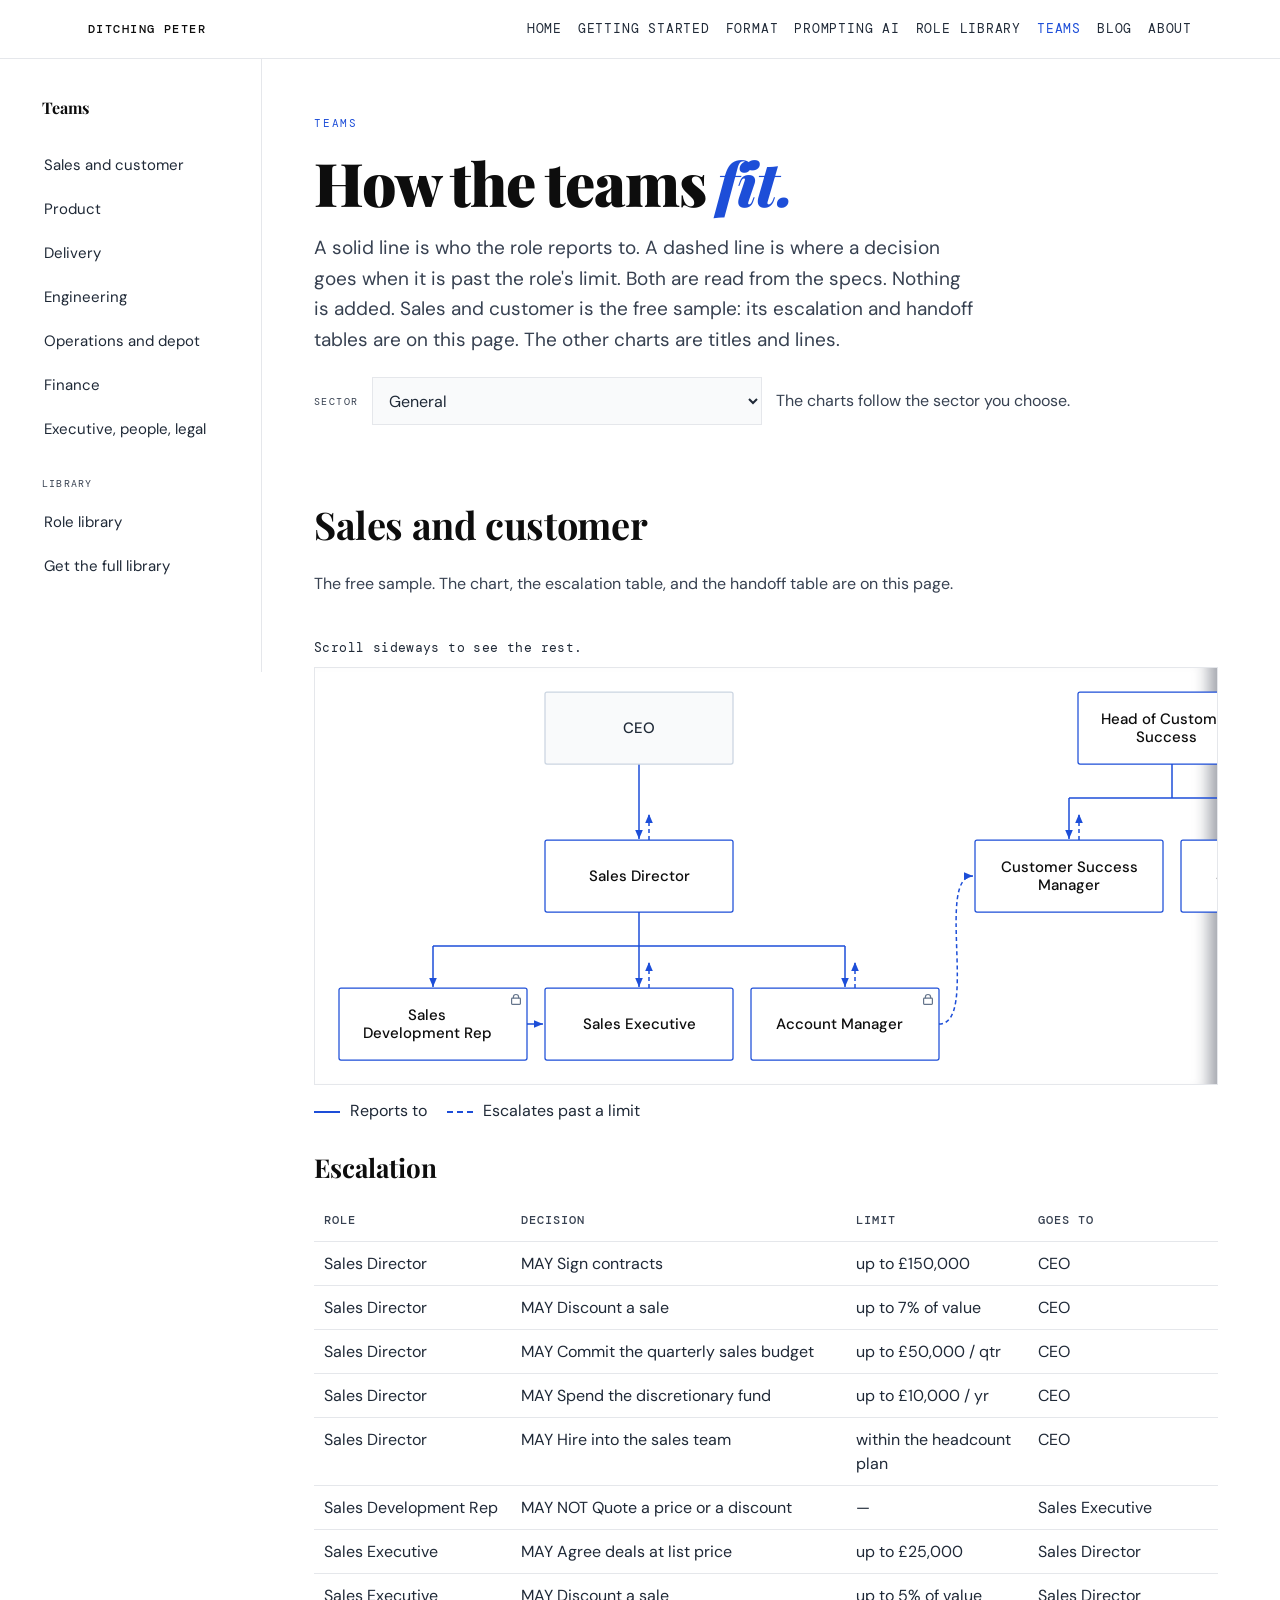
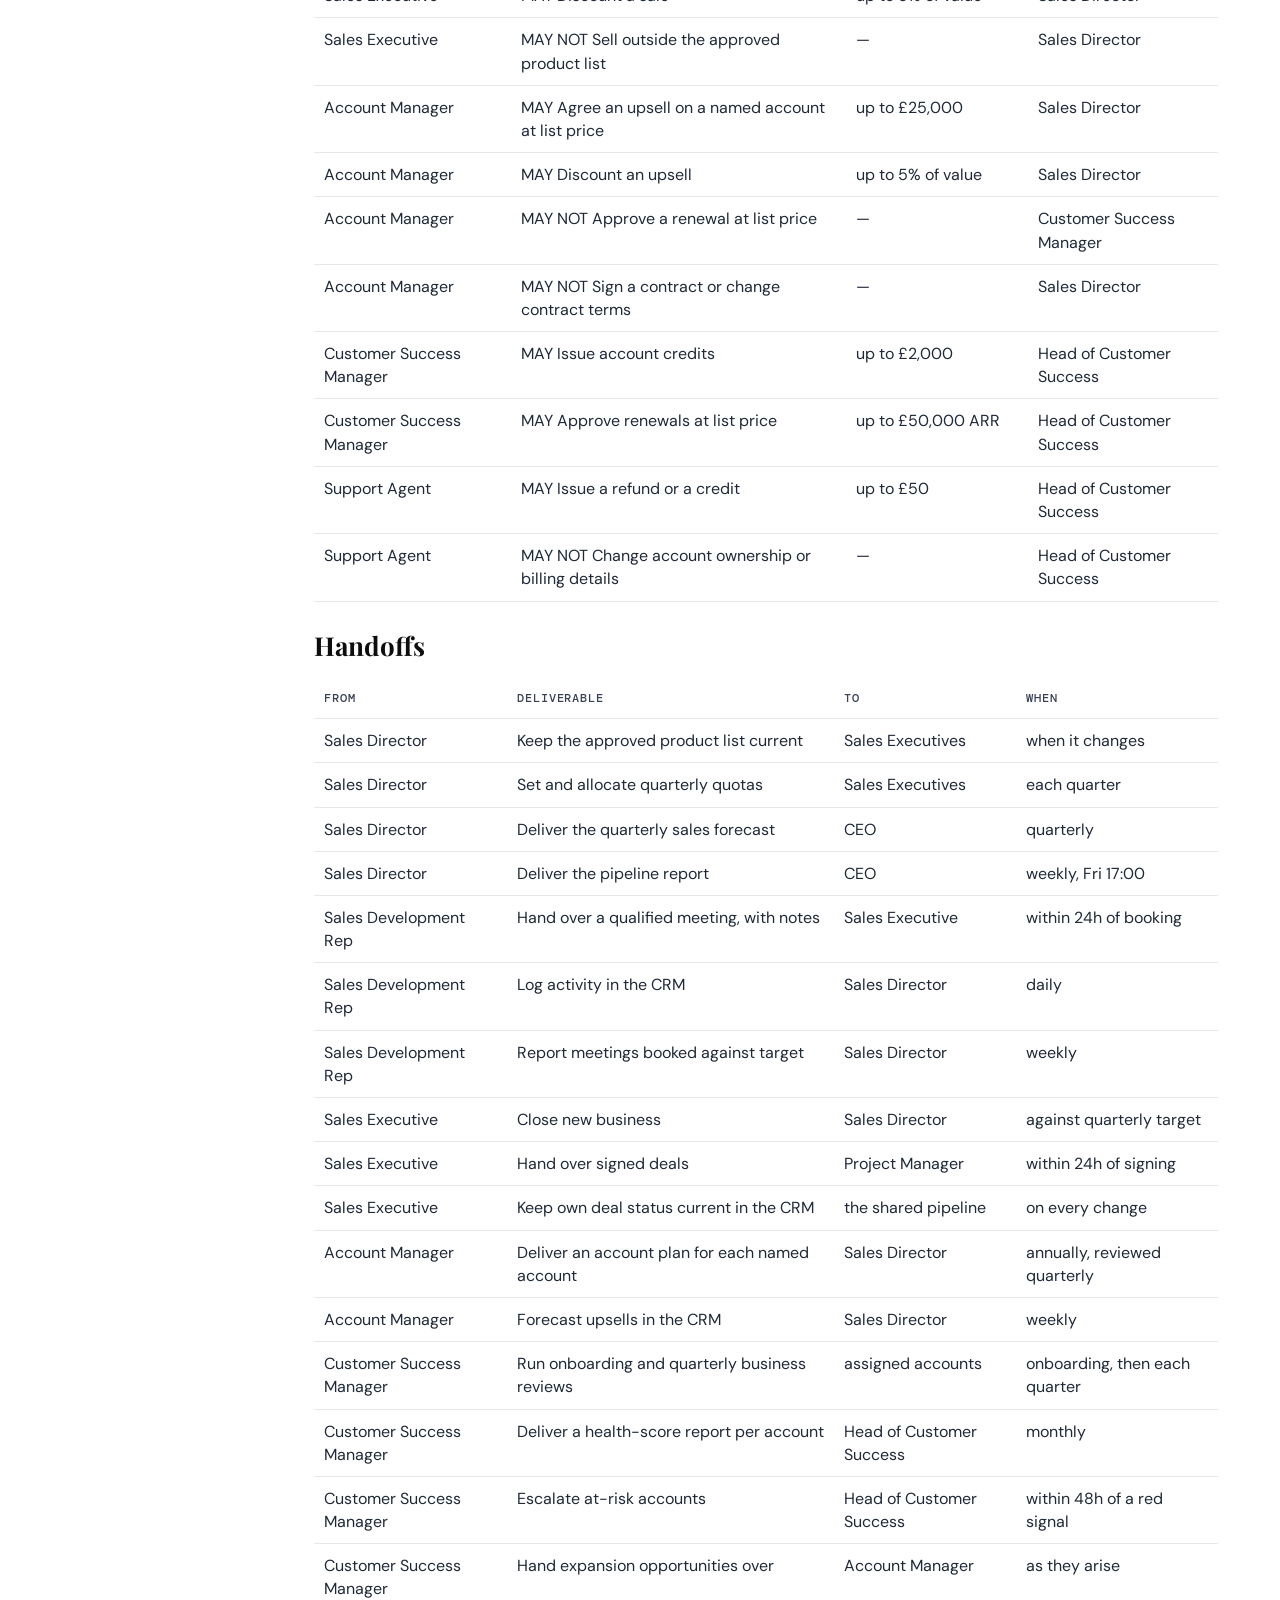
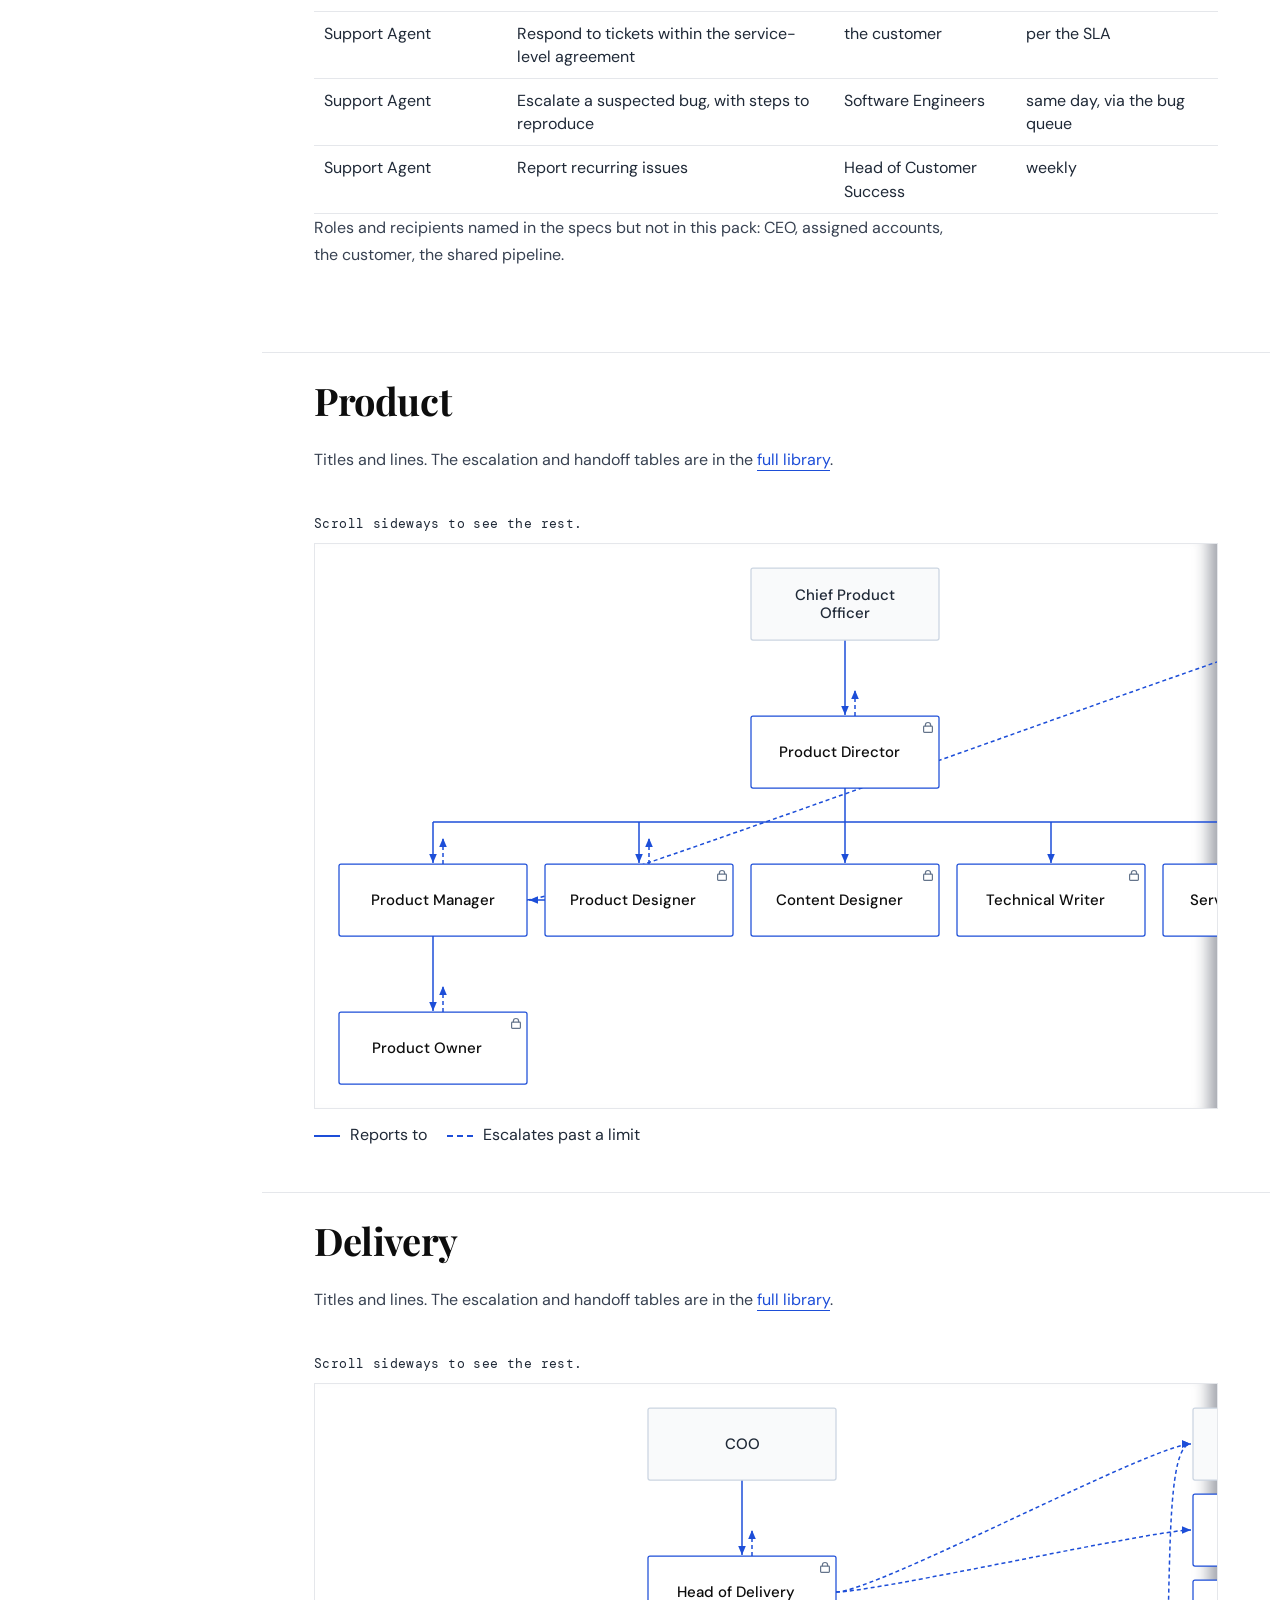
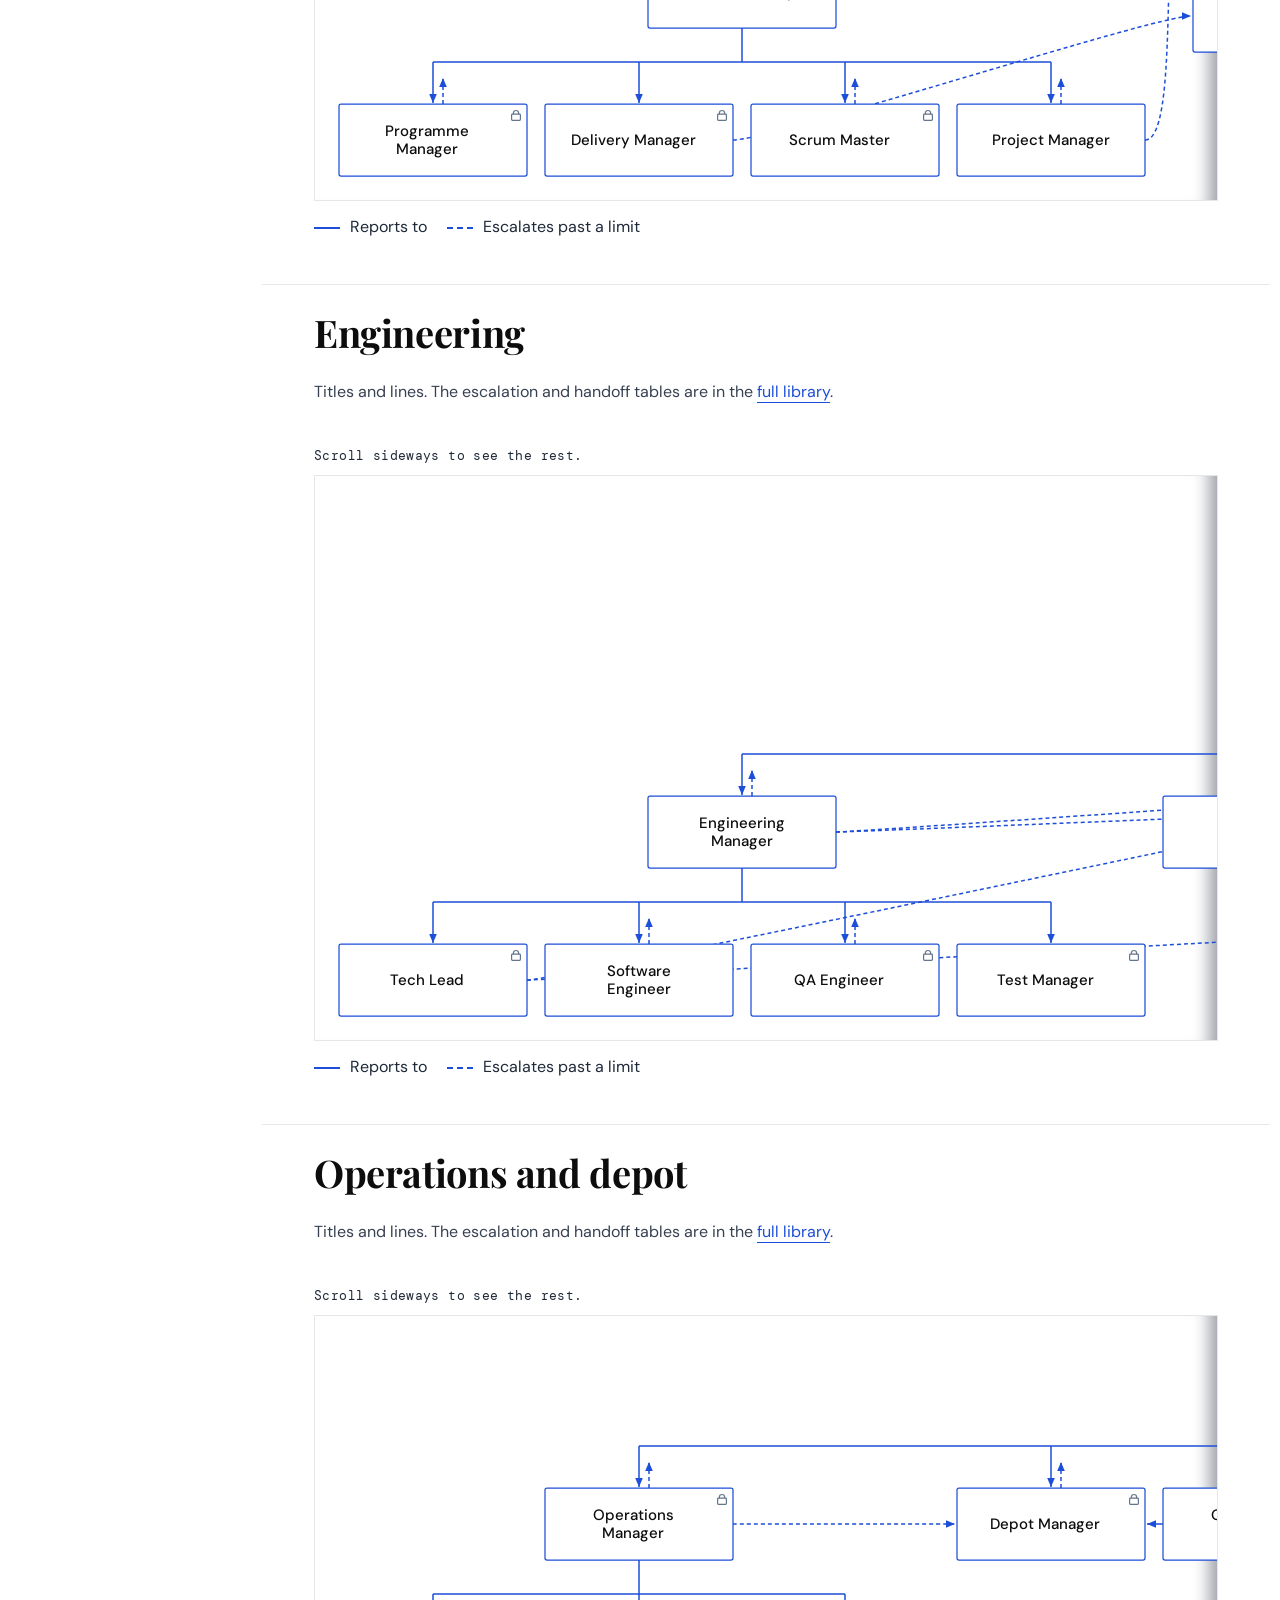
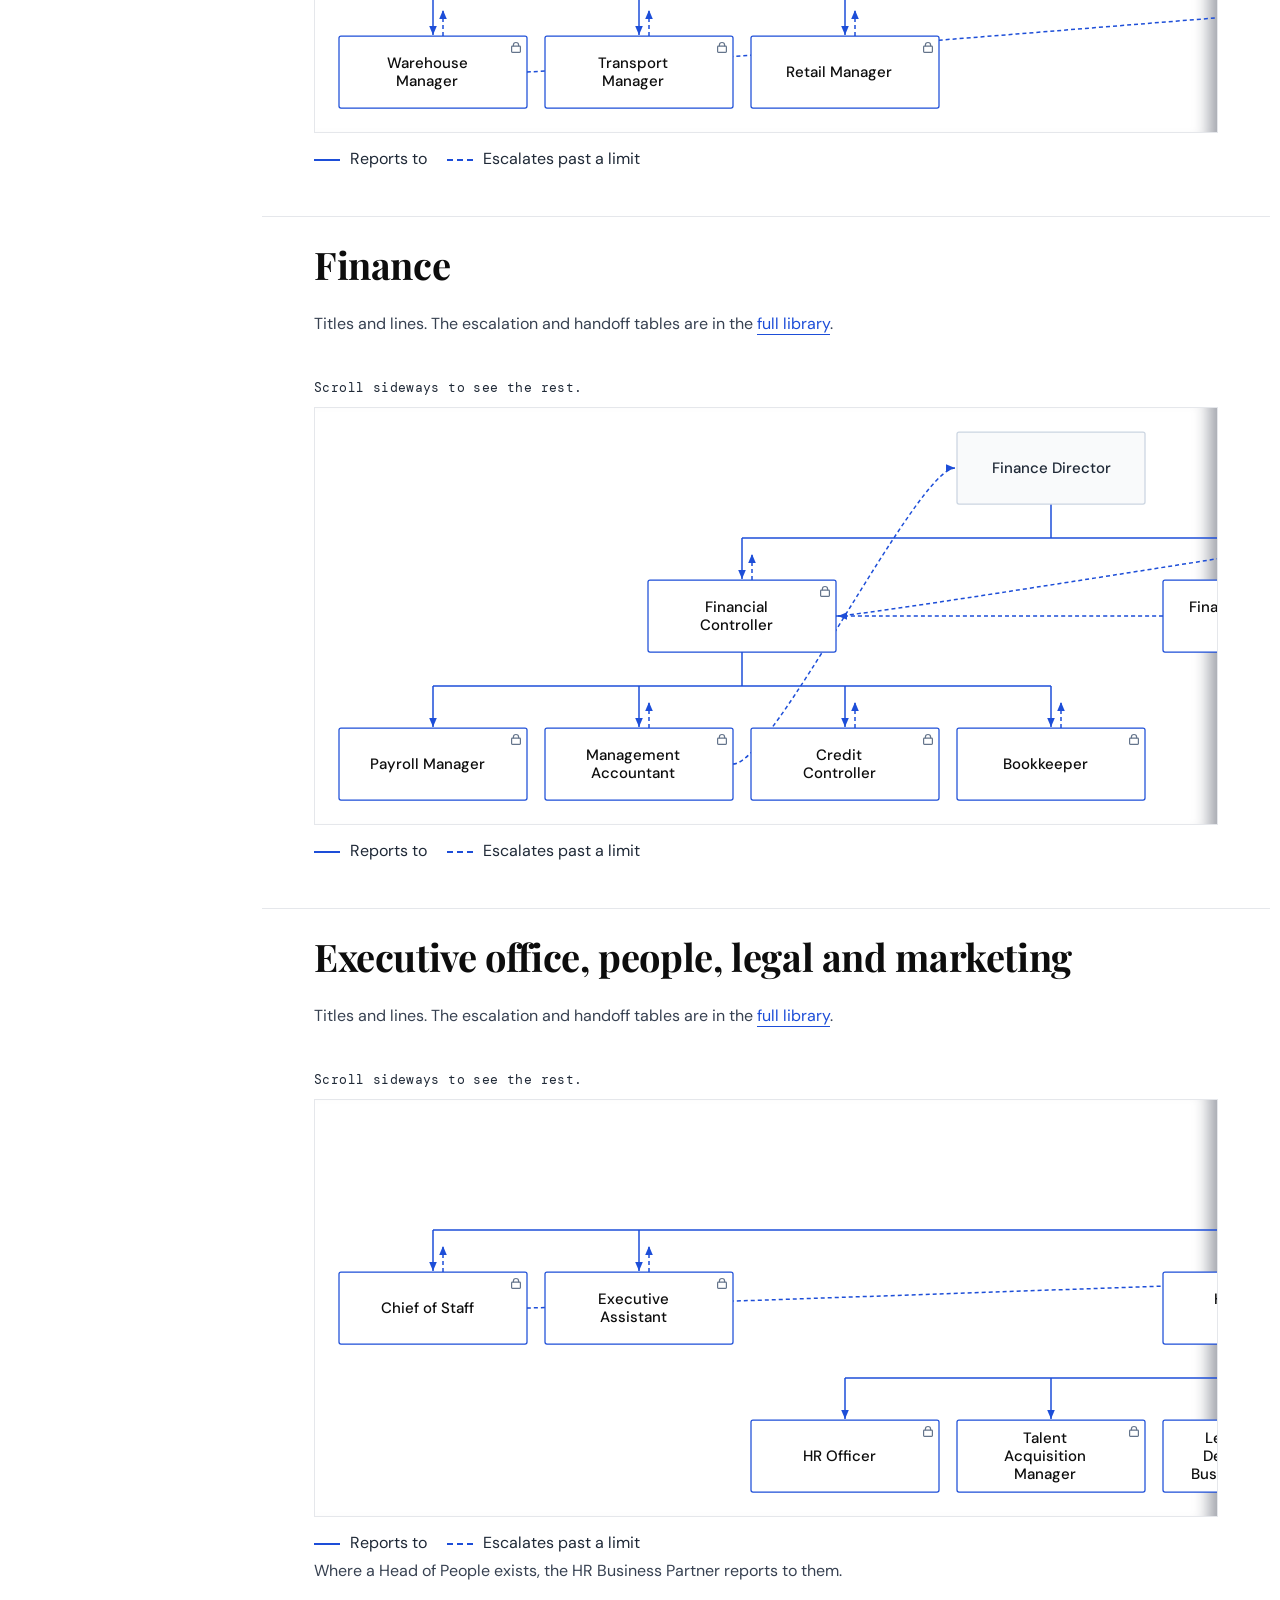
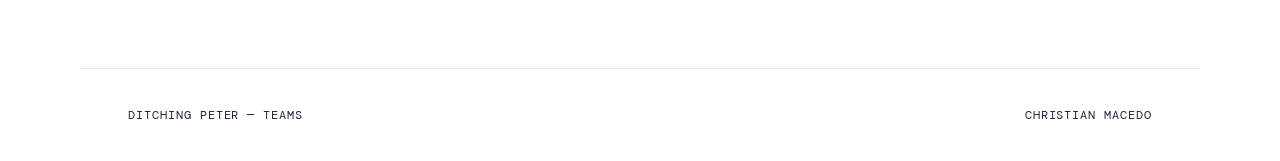
<file: teams.html>
<!DOCTYPE html>
<html lang="en">
<head>
<meta charset="UTF-8">
<meta name="viewport" content="width=device-width, initial-scale=1.0">
    <link rel="icon" href="/favicon.svg" type="image/svg+xml">
    <link rel="icon" href="/favicon-32.png" sizes="32x32" type="image/png">
    <link rel="apple-touch-icon" href="/apple-touch-icon.png">
<title>Teams — Ditching Peter</title>
<meta name="description" content="How the ARA roles report and escalate, team by team. Sales and customer is the free sample, with its escalation and handoff tables. The other teams show titles and lines.">
<link rel="canonical" href="https://ditchingpeter.com/teams">
<link rel="describedby" href="https://ditchingpeter.com/llms.txt">
<meta property="og:title" content="Teams — Ditching Peter">
<meta property="og:description" content="Reporting lines and escalation paths for the ARA role library. Sales and customer is published in full.">
<meta property="og:url" content="https://ditchingpeter.com/teams">
<meta property="og:type" content="website">
<meta property="og:site_name" content="Ditching Peter">
<meta property="og:locale" content="en_GB">
<link rel="preconnect" href="https://fonts.googleapis.com">
<link rel="preconnect" href="https://fonts.gstatic.com" crossorigin>
<link href="https://fonts.googleapis.com/css2?family=Playfair+Display:ital,wght@0,400;0,700;0,900;1,400;1,700&family=DM+Sans:ital,wght@0,300;0,400;0,500;1,300&family=DM+Mono:wght@400;500&display=swap" rel="stylesheet">
<link rel="stylesheet" href="/docs.css">
</head>
<body>

<nav>
  <div class="nav-inner">
    <a href="/" class="nav-logo">Ditching Peter</a>
    <ul class="nav-links">
      <li><a href="/">Home</a></li>
      <li><a href="/getting-started">Getting Started</a></li>
      <li><a href="/format">Format</a></li>
      <li><a href="/prompting-ai">Prompting AI</a></li>
      <li><a href="/role-library">Role Library</a></li>
      <li><a href="/teams" style="color:var(--accent)">Teams</a></li>
      <li><a href="/blog">Blog</a></li>
      <li><a href="/about">About</a></li>
    </ul>
    <button class="nav-burger" onclick="toggleNav(this)" aria-label="Menu"><span></span><span></span><span></span></button>
  </div>
  <div class="nav-drawer" id="navDrawer">
    <a href="/" onclick="closeNav()">Home</a>
    <a href="/getting-started" onclick="closeNav()">Getting Started</a>
    <a href="/format" onclick="closeNav()">Format</a>
    <a href="/prompting-ai" onclick="closeNav()">Prompting AI</a>
    <a href="/role-library" onclick="closeNav()">Role Library</a>
    <a href="/teams" onclick="closeNav()" style="color:var(--accent)">Teams</a>
    <a href="/blog" onclick="closeNav()">Blog</a>
    <a href="/about" onclick="closeNav()">About</a>
  </div>
</nav>

<div class="docs-shell">

  <aside class="docs-sidebar">
    <div class="docs-nav-title">Teams</div>
    <details class="side-fold">
      <summary>Teams</summary>
      <div class="side-fold-body">
        <div class="side-group" id="team-nav">
          <a class="side-link" href="#sales-and-customer">Sales and customer</a>
          <a class="side-link" href="#product">Product</a>
          <a class="side-link" href="#delivery">Delivery</a>
          <a class="side-link" href="#engineering">Engineering</a>
          <a class="side-link" href="#operations-and-depot">Operations and depot</a>
          <a class="side-link" href="#finance">Finance</a>
          <a class="side-link" href="#executive-office">Executive, people, legal</a>
        </div>
      </div>
    </details>
    <div class="side-group">
      <div class="side-group-label">Library</div>
      <a class="side-link" href="/role-library">Role library</a>
      <a class="side-link" href="/full-library">Get the full library</a>
    </div>
  </aside>
  <script>
    (function(){
      var folds=document.querySelectorAll('.side-fold');
      var mq=window.matchMedia('(min-width: 1100px)');
      function sync(){ folds.forEach(function(d){ d.open = mq.matches; }); }
      sync();
      if(mq.addEventListener) mq.addEventListener('change', sync);
    })();
  </script>

  <main class="docs-main">
    <section id="teams-top">
      <p class="eyebrow">Teams</p>
      <h1 class="title">How the teams <em>fit.</em></h1>
      <p class="lede">A solid line is who the role reports to. A dashed line is where a decision goes when it is past the role's limit. Both are read from the specs. Nothing is added. Sales and customer is the free sample: its escalation and handoff tables are on this page. The other charts are titles and lines.</p>
      <div class="sector-bar">
        <label for="sector">Sector</label>
        <select id="sector" aria-describedby="sector-note">
          <option value="general">General</option>
        </select>
        <span class="sector-note" id="sector-note">The charts follow the sector you choose.</span>
      </div>
    </section>
    <div id="team-charts"></div>
    <noscript><p class="sec-intro">Team charts need JavaScript. The roles are listed in the <a href="/role-library">role library</a>.</p></noscript>
  </main>
</div>

<footer>
  <p>Ditching Peter — Teams</p>
  <p>Christian Macedo</p>
</footer>

<script>
  function toggleNav(btn){btn.classList.toggle('open');document.getElementById('navDrawer').classList.toggle('open');}
  function closeNav(){document.querySelector('.nav-burger').classList.remove('open');document.getElementById('navDrawer').classList.remove('open');}
</script>
<script src="/teams.js"></script>
</body>
</html>
</file>
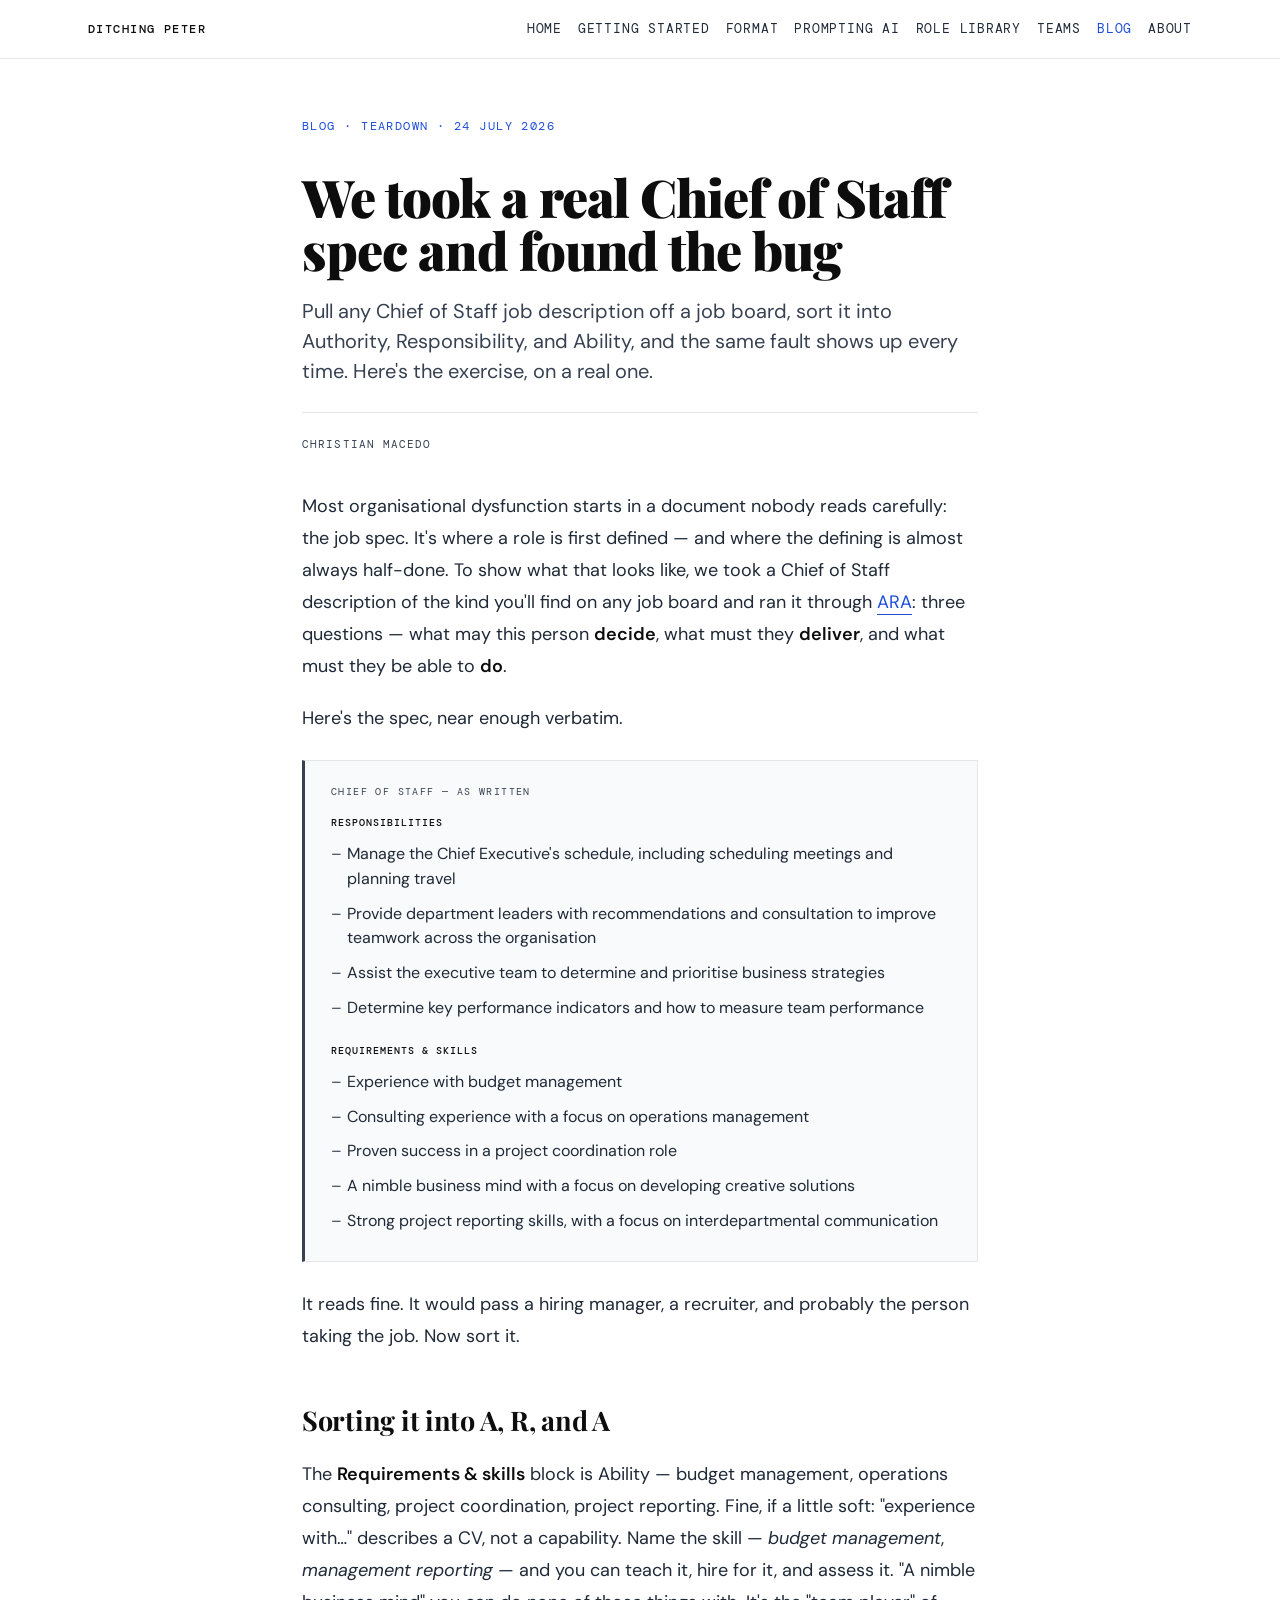
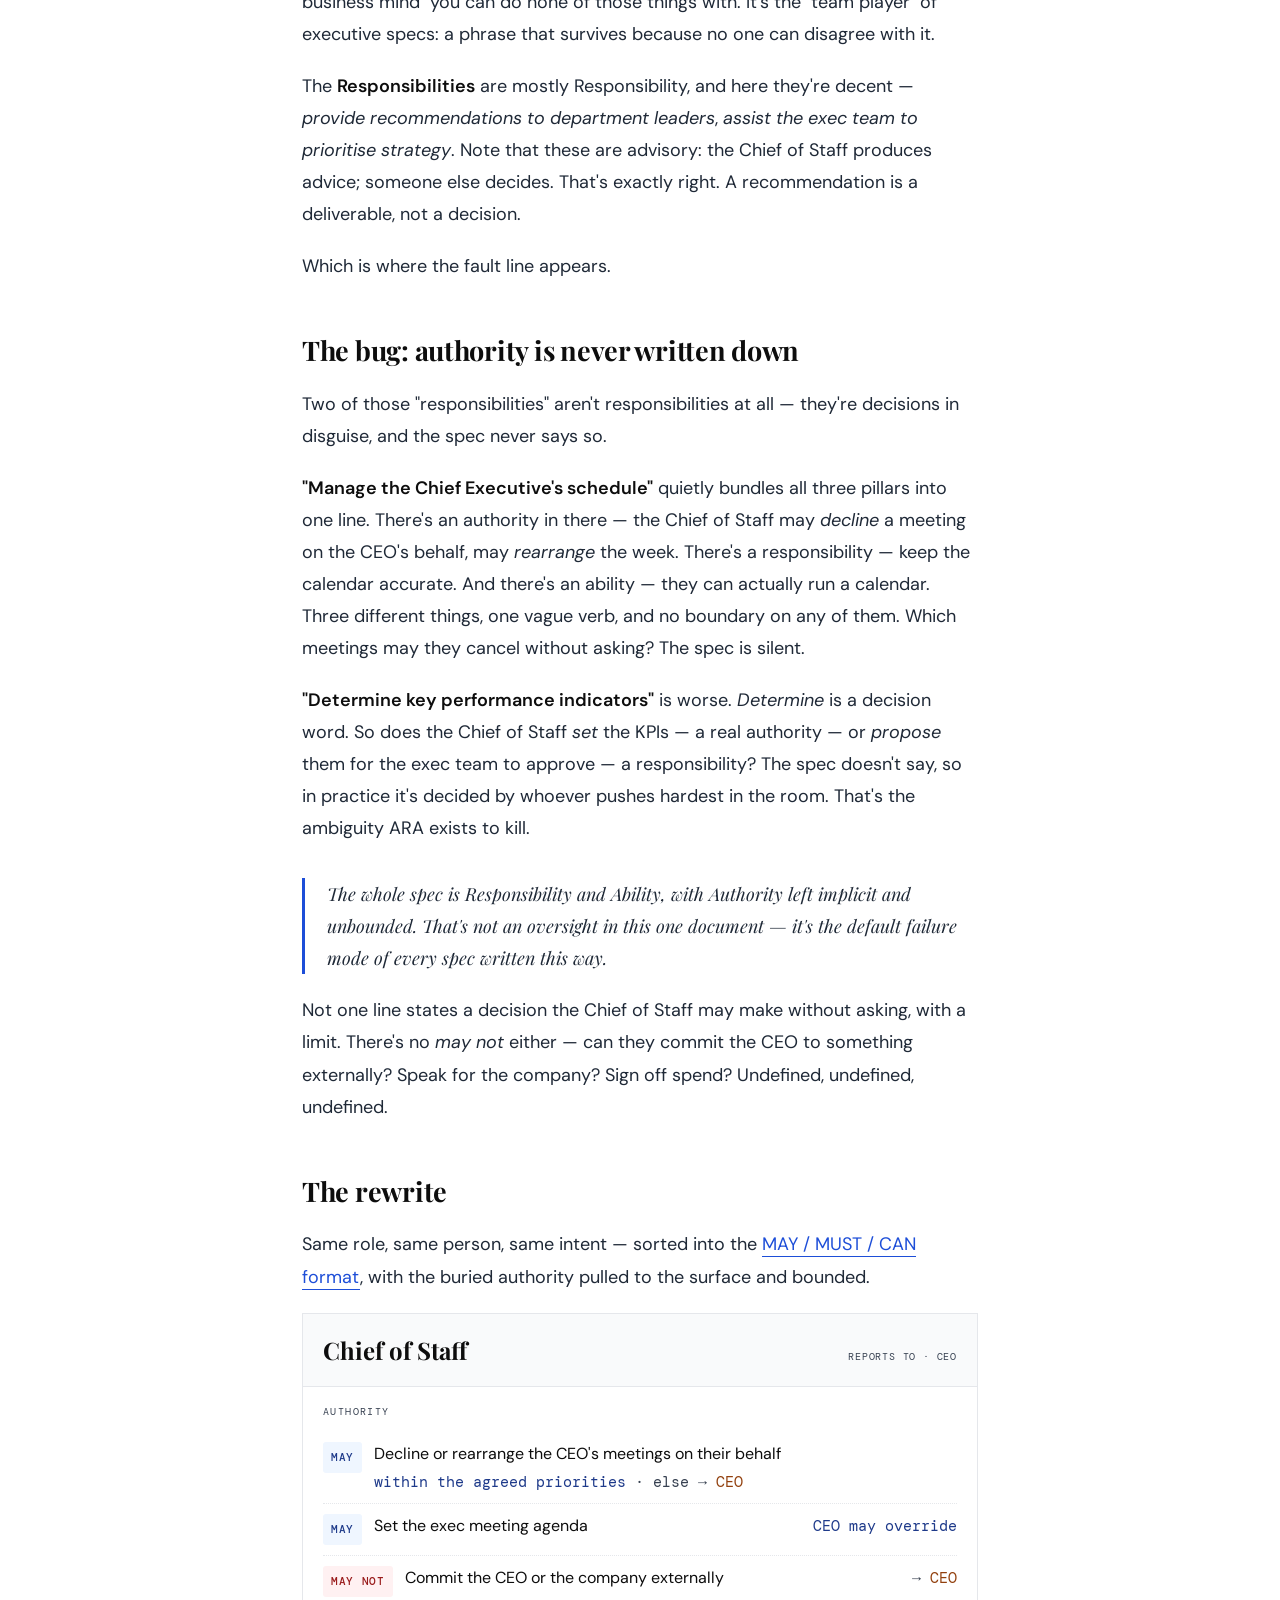
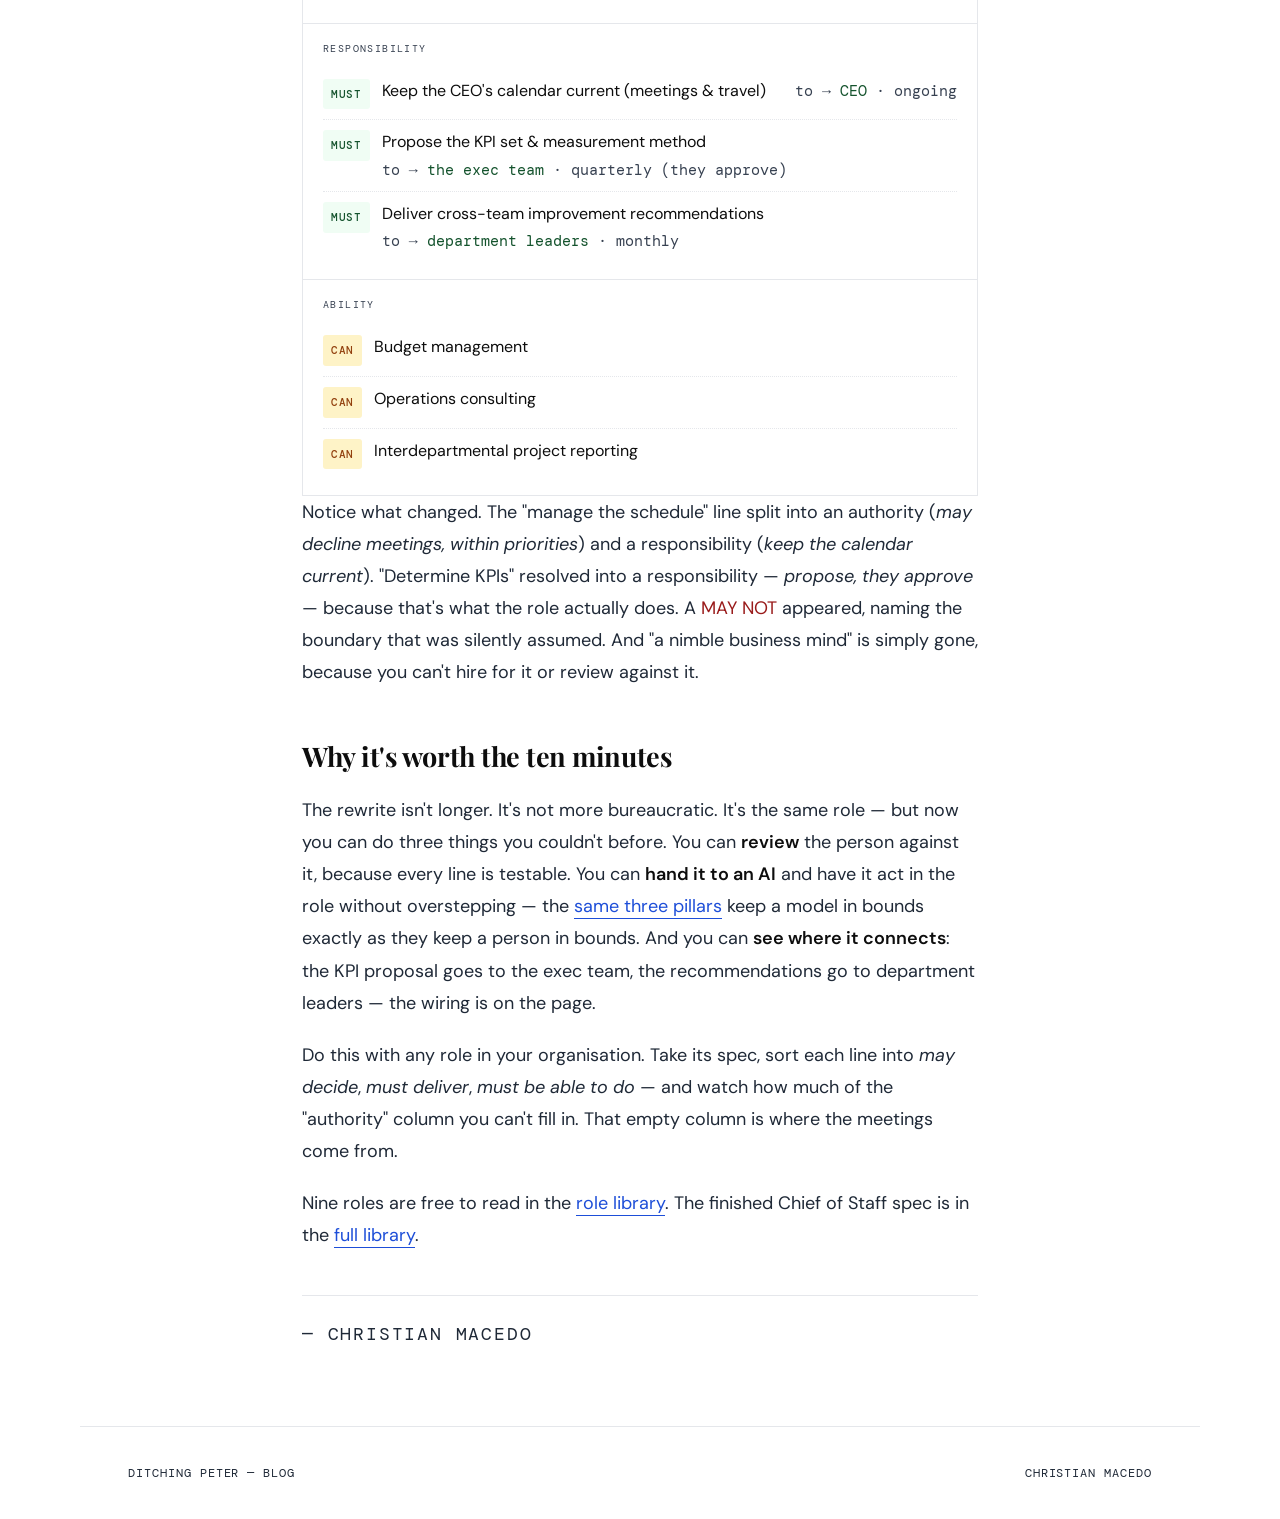
<file: blog/chief-of-staff-teardown.html>
<!DOCTYPE html>
<html lang="en">
<head>
<meta charset="UTF-8">
<meta name="viewport" content="width=device-width, initial-scale=1.0">
<link rel="icon" href="/favicon.svg" type="image/svg+xml">
<link rel="icon" href="/favicon-32.png" sizes="32x32" type="image/png">
<link rel="apple-touch-icon" href="/apple-touch-icon.png">
<title>We took a real Chief of Staff spec and found the bug — Ditching Peter</title>
<meta name="description" content="A real Chief of Staff job description, sorted into Authority, Responsibility, and Ability. The authority was never written down.">
<link rel="canonical" href="https://ditchingpeter.com/blog/chief-of-staff-teardown">
<link rel="describedby" href="https://ditchingpeter.com/llms.txt">
<meta property="og:title" content="We took a real Chief of Staff spec and found the bug — Ditching Peter">
<meta property="og:description" content="A real Chief of Staff job description, sorted into Authority, Responsibility, and Ability. The authority was never written down.">
<meta property="og:url" content="https://ditchingpeter.com/blog/chief-of-staff-teardown">
<meta property="og:type" content="article">
<meta property="og:site_name" content="Ditching Peter">
<meta property="og:locale" content="en_GB">
<meta property="article:published_time" content="2026-07-24">
<meta property="article:author" content="Christian Macedo">
<link rel="preconnect" href="https://fonts.googleapis.com">
<link rel="preconnect" href="https://fonts.gstatic.com" crossorigin>
<link href="https://fonts.googleapis.com/css2?family=Playfair+Display:ital,wght@0,400;0,700;0,900;1,400;1,700&family=DM+Sans:ital,wght@0,300;0,400;0,500;1,300&family=DM+Mono:wght@400;500&display=swap" rel="stylesheet">
<link rel="stylesheet" href="/docs.css">
<style>
  .article{max-width:720px;margin:0 auto;padding:0 22px;}
  .article-head{padding:104px 0 0;}
  .article-eyebrow{font-family:'DM Mono',monospace;font-size:12px;letter-spacing:.12em;text-transform:uppercase;color:var(--accent);margin-bottom:22px;}
  .article-eyebrow a{display:inline-flex;align-items:center;min-height:44px;}
  .article-head h1{font-family:'Playfair Display',serif;font-size:clamp(34px,7vw,52px);font-weight:900;line-height:1.02;letter-spacing:-.02em;color:var(--ink);}
  .article-deck{font-size:20px;line-height:1.5;color:var(--muted);margin-top:20px;}
  .byline{font-family:'DM Mono',monospace;font-size:11px;letter-spacing:.1em;text-transform:uppercase;color:var(--muted);margin-top:26px;padding-top:22px;border-top:1px solid var(--rule);}
  .article-body{padding:36px 0 56px;}
  .article-body p{font-size:18px;line-height:1.78;color:var(--ink-soft);margin-bottom:20px;}
  .article-body h2{font-family:'Playfair Display',serif;font-size:27px;font-weight:700;color:var(--ink);margin:46px 0 14px;letter-spacing:-.01em;}
  .article-body strong{color:var(--ink);font-weight:600;}
  .article-body em{font-style:italic;}
  .article-body a{color:var(--accent);text-decoration:none;border-bottom:1px solid var(--accent);}
  .real-spec{border:1px solid var(--rule);border-left:3px solid var(--muted);background:var(--bg-tint);padding:22px 26px;margin:26px 0;}
  .real-spec .rs-label{font-family:'DM Mono',monospace;font-size:10px;letter-spacing:.14em;text-transform:uppercase;color:var(--muted);margin-bottom:14px;}
  .real-spec ul{list-style:none;margin:0 0 16px;padding:0;}
  .real-spec ul:last-child{margin-bottom:0;}
  .real-spec li{font-size:16px;line-height:1.55;color:var(--ink-soft);padding:5px 0 5px 16px;position:relative;}
  .real-spec li::before{content:'–';position:absolute;left:0;color:var(--muted);}
  .real-spec .grp{font-family:'DM Mono',monospace;font-size:10px;letter-spacing:.1em;text-transform:uppercase;color:var(--ink);margin:4px 0 6px;font-weight:500;}
  .pull{font-family:'Playfair Display',serif;font-style:italic;font-size:23px;line-height:1.4;color:var(--ink);border-left:3px solid var(--accent);padding-left:22px;margin:34px 0;}
  .kicker{font-family:'DM Mono',monospace;font-size:10px;letter-spacing:.14em;text-transform:uppercase;color:var(--accent);margin:6px 0 18px;}
  @media (prefers-color-scheme: dark){ .real-spec{background-color:var(--bg-tint)!important;} .article-body p{color:var(--ink-soft)!important;} }
</style>
</head>
<body>

<nav>
  <div class="nav-inner">
    <a href="/" class="nav-logo">Ditching Peter</a>
    <ul class="nav-links">
      <li><a href="/">Home</a></li>
      <li><a href="/getting-started">Getting Started</a></li>
      <li><a href="/format">Format</a></li>
      <li><a href="/prompting-ai">Prompting AI</a></li>
      <li><a href="/role-library">Role Library</a></li>
      <li><a href="/teams">Teams</a></li>
      <li><a href="/blog" style="color:var(--accent)">Blog</a></li>
      <li><a href="/about">About</a></li>
    </ul>
    <button class="nav-burger" onclick="toggleNav(this)" aria-label="Menu"><span></span><span></span><span></span></button>
  </div>
  <div class="nav-drawer" id="navDrawer">
    <a href="/" onclick="closeNav()">Home</a>
    <a href="/getting-started" onclick="closeNav()">Getting Started</a>
    <a href="/format" onclick="closeNav()">Format</a>
    <a href="/prompting-ai" onclick="closeNav()">Prompting AI</a>
    <a href="/role-library" onclick="closeNav()">Role Library</a>
    <a href="/teams" onclick="closeNav()">Teams</a>
    <a href="/blog" onclick="closeNav()" style="color:var(--accent)">Blog</a>
    <a href="/about" onclick="closeNav()">About</a>
  </div>
</nav>

<article class="article">
  <header class="article-head">
    <p class="article-eyebrow"><a href="/blog" style="color:var(--accent);text-decoration:none;">Blog</a> · Teardown · 24 July 2026</p>
    <h1>We took a real Chief&nbsp;of&nbsp;Staff spec and found the bug</h1>
    <p class="article-deck">Pull any Chief of Staff job description off a job board, sort it into Authority, Responsibility, and Ability, and the same fault shows up every time. Here's the exercise, on a real one.</p>
    <p class="byline">Christian Macedo</p>
  </header>

  <div class="article-body">
    <p>Most organisational dysfunction starts in a document nobody reads carefully: the job spec. It's where a role is first defined — and where the defining is almost always half-done. To show what that looks like, we took a Chief of Staff description of the kind you'll find on any job board and ran it through <a href="/getting-started">ARA</a>: three questions — what may this person <strong>decide</strong>, what must they <strong>deliver</strong>, and what must they be able to <strong>do</strong>.</p>

    <p>Here's the spec, near enough verbatim.</p>

    <div class="real-spec">
      <div class="rs-label">Chief of Staff — as written</div>
      <div class="grp">Responsibilities</div>
      <ul>
        <li>Manage the Chief Executive's schedule, including scheduling meetings and planning travel</li>
        <li>Provide department leaders with recommendations and consultation to improve teamwork across the organisation</li>
        <li>Assist the executive team to determine and prioritise business strategies</li>
        <li>Determine key performance indicators and how to measure team performance</li>
      </ul>
      <div class="grp">Requirements &amp; skills</div>
      <ul>
        <li>Experience with budget management</li>
        <li>Consulting experience with a focus on operations management</li>
        <li>Proven success in a project coordination role</li>
        <li>A nimble business mind with a focus on developing creative solutions</li>
        <li>Strong project reporting skills, with a focus on interdepartmental communication</li>
      </ul>
    </div>

    <p>It reads fine. It would pass a hiring manager, a recruiter, and probably the person taking the job. Now sort it.</p>

    <h2>Sorting it into A, R, and A</h2>

    <p>The <strong>Requirements &amp; skills</strong> block is Ability — budget management, operations consulting, project coordination, project reporting. Fine, if a little soft: "experience with…" describes a CV, not a capability. Name the skill — <em>budget management</em>, <em>management reporting</em> — and you can teach it, hire for it, and assess it. "A nimble business mind" you can do none of those things with. It's the "team player" of executive specs: a phrase that survives because no one can disagree with it.</p>

    <p>The <strong>Responsibilities</strong> are mostly Responsibility, and here they're decent — <em>provide recommendations to department leaders</em>, <em>assist the exec team to prioritise strategy</em>. Note that these are advisory: the Chief of Staff produces advice; someone else decides. That's exactly right. A recommendation is a deliverable, not a decision.</p>

    <p>Which is where the fault line appears.</p>

    <h2>The bug: authority is never written down</h2>

    <p>Two of those "responsibilities" aren't responsibilities at all — they're decisions in disguise, and the spec never says so.</p>

    <p><strong>"Manage the Chief Executive's schedule"</strong> quietly bundles all three pillars into one line. There's an authority in there — the Chief of Staff may <em>decline</em> a meeting on the CEO's behalf, may <em>rearrange</em> the week. There's a responsibility — keep the calendar accurate. And there's an ability — they can actually run a calendar. Three different things, one vague verb, and no boundary on any of them. Which meetings may they cancel without asking? The spec is silent.</p>

    <p><strong>"Determine key performance indicators"</strong> is worse. <em>Determine</em> is a decision word. So does the Chief of Staff <em>set</em> the KPIs — a real authority — or <em>propose</em> them for the exec team to approve — a responsibility? The spec doesn't say, so in practice it's decided by whoever pushes hardest in the room. That's the ambiguity ARA exists to kill.</p>

    <p class="pull">The whole spec is Responsibility and Ability, with Authority left implicit and unbounded. That's not an oversight in this one document — it's the default failure mode of every spec written this way.</p>

    <p>Not one line states a decision the Chief of Staff may make without asking, with a limit. There's no <em>may not</em> either — can they commit the CEO to something externally? Speak for the company? Sign off spend? Undefined, undefined, undefined.</p>

    <h2>The rewrite</h2>

    <p>Same role, same person, same intent — sorted into the <a href="/format">MAY / MUST / CAN format</a>, with the buried authority pulled to the surface and bounded.</p>

    <div class="spec-doc">
      <div class="spec-doc-head"><span class="spec-role">Chief of Staff</span><span class="spec-reports">Reports to · CEO</span></div>
      <div class="ara-block"><div class="ara-label">Authority</div>
        <div class="spec-line"><span class="line-kw kw-may">MAY</span><div class="line-body"><span class="line-clause">Decline or rearrange the CEO's meetings on their behalf</span><span class="line-meta"><span class="lim">within the agreed priorities</span> · else → <span class="esc">CEO</span></span></div></div>
        <div class="spec-line"><span class="line-kw kw-may">MAY</span><div class="line-body"><span class="line-clause">Set the exec meeting agenda</span><span class="line-meta"><span class="lim">CEO may override</span></span></div></div>
        <div class="spec-line"><span class="line-kw kw-maynot">MAY NOT</span><div class="line-body"><span class="line-clause">Commit the CEO or the company externally</span><span class="line-meta">→ <span class="esc">CEO</span></span></div></div>
      </div>
      <div class="ara-block"><div class="ara-label">Responsibility</div>
        <div class="spec-line"><span class="line-kw kw-must">MUST</span><div class="line-body"><span class="line-clause">Keep the CEO's calendar current (meetings &amp; travel)</span><span class="line-meta">to → <span class="to">CEO</span> · ongoing</span></div></div>
        <div class="spec-line"><span class="line-kw kw-must">MUST</span><div class="line-body"><span class="line-clause">Propose the KPI set &amp; measurement method</span><span class="line-meta">to → <span class="to">the exec team</span> · quarterly (they approve)</span></div></div>
        <div class="spec-line"><span class="line-kw kw-must">MUST</span><div class="line-body"><span class="line-clause">Deliver cross-team improvement recommendations</span><span class="line-meta">to → <span class="to">department leaders</span> · monthly</span></div></div>
      </div>
      <div class="ara-block"><div class="ara-label">Ability</div>
        <div class="spec-line"><span class="line-kw kw-can">CAN</span><div class="line-body"><span class="line-clause">Budget management</span></div></div>
        <div class="spec-line"><span class="line-kw kw-can">CAN</span><div class="line-body"><span class="line-clause">Operations consulting</span></div></div>
        <div class="spec-line"><span class="line-kw kw-can">CAN</span><div class="line-body"><span class="line-clause">Interdepartmental project reporting</span></div></div>
      </div>
    </div>

    <p>Notice what changed. The "manage the schedule" line split into an authority (<em>may decline meetings, within priorities</em>) and a responsibility (<em>keep the calendar current</em>). "Determine KPIs" resolved into a responsibility — <em>propose, they approve</em> — because that's what the role actually does. A <span style="color:var(--bad)">MAY NOT</span> appeared, naming the boundary that was silently assumed. And "a nimble business mind" is simply gone, because you can't hire for it or review against it.</p>

    <h2>Why it's worth the ten minutes</h2>

    <p>The rewrite isn't longer. It's not more bureaucratic. It's the same role — but now you can do three things you couldn't before. You can <strong>review</strong> the person against it, because every line is testable. You can <strong>hand it to an AI</strong> and have it act in the role without overstepping — the <a href="/prompting-ai">same three pillars</a> keep a model in bounds exactly as they keep a person in bounds. And you can <strong>see where it connects</strong>: the KPI proposal goes to the exec team, the recommendations go to department leaders — the wiring is on the page.</p>

    <p>Do this with any role in your organisation. Take its spec, sort each line into <em>may decide</em>, <em>must deliver</em>, <em>must be able to do</em> — and watch how much of the "authority" column you can't fill in. That empty column is where the meetings come from.</p>

    <p>Nine roles are free to read in the <a href="/role-library">role library</a>. The finished Chief of Staff spec is in the <a href="/full-library">full library</a>.</p>

    <p class="byline" style="margin-top:44px;">— Christian Macedo</p>
  </div>
</article>

<footer>
  <p>Ditching Peter — Blog</p>
  <p>Christian Macedo</p>
</footer>

<script>
  function toggleNav(btn){btn.classList.toggle('open');document.getElementById('navDrawer').classList.toggle('open');}
  function closeNav(){document.querySelector('.nav-burger').classList.remove('open');document.getElementById('navDrawer').classList.remove('open');}
</script>
</body>
</html>
</file>
<file: docs.css>
/* ── Shared styles for Documentation, Role Library, Blog ── MOBILE-FIRST ── */
:root{
  --ink:#0d0d0d; --ink-soft:#1f2937; --muted:#374151;
  --bg:#ffffff; --bg-tint:#f9fafb; --rule:#e5e7eb;
  --accent:#1d4ed8; --accent-dark:#1e3a8a; --accent-light:#eff6ff;
  --good:#14532d; --good-light:#f0fdf4;
  --amber:#92400e; --amber-light:#fef3c7;
  --bad:#991b1b; --bad-light:#fff1f2;
  --ai:#4c1d95; --ai-mid:#6d28d9; --ai-light:#f5f3ff;
}

/* Force light — override OS dark mode, but preserve intentional accent colours */
@media (prefers-color-scheme: dark){
  html,body{background:#ffffff !important;color:var(--ink-soft) !important;}
  nav,.nav-drawer,section,.spec-doc,.ara-block,.primer,.primer-col,
  .why-grid,.why-card,.post-card,.price-card,.locked-item,footer{background-color:#ffffff !important;}
  .spec-doc-head,.why,.library-offer,.role-buy{background-color:var(--bg-tint) !important;}
  .callout{background-color:var(--accent-light) !important;}
  h1.title,h2.sec,.spec-role,.primer-col h3,.why-card h4,
  .line-clause,.post-card h3,.locked-title,.price-now{color:var(--ink) !important;}
  .lede,.sec-intro,.primer-col p,.why-card p,.post-card p,.locked-item p,.price-card p,.role-buy p{color:var(--muted) !important;}
  .price-name,.role-buy-kicker,.library-offer-links a,.quiet-cta a,.lede a{color:var(--accent) !important;}
  .quiet-cta a{border-bottom-color:var(--accent) !important;}
  a.locked-title:hover{color:var(--accent) !important;}
  .cta{color:#fff !important;}
  .cta.cta-secondary{color:var(--accent) !important;background:#fff !important;border-color:var(--accent) !important;}
  .docs-sidebar,.org-scroll,.role-pop,.team-table{background-color:#fff !important;}
  .side-link{color:var(--ink-soft) !important;}
  .side-link.active{color:var(--accent) !important;background-color:var(--accent-light) !important;}
  .side-link.soon{color:#9ca3af !important;}
  .prompt-block,.ex-input,.ex-output,.ai-principle{background-color:#fff !important;}
  .ex-out-text,.ex-input-body,.prompt-body{color:var(--ink-soft) !important;}
  .chain-role{background-color:#fff !important;}
  .chain-artifact,.chain-role.chain-focus{background-color:var(--accent-light) !important;}
  .cert-link{color:var(--accent-dark) !important;}
  *{border-color:var(--rule);}
}

*,*::before,*::after{box-sizing:border-box;margin:0;padding:0;}
html{scroll-behavior:smooth;background:#fff;}
body{background:var(--bg);color:var(--ink-soft);font-family:'DM Sans',sans-serif;font-weight:400;line-height:1.7;font-size:17px;-webkit-font-smoothing:antialiased;text-rendering:optimizeLegibility;overflow-x:hidden;overflow-wrap:break-word;}

/* ── NAV (mobile base: burger) ── */
nav{position:fixed;top:0;left:0;right:0;z-index:100;background:var(--bg);border-bottom:1px solid var(--rule);}
.nav-inner{display:flex;align-items:center;justify-content:space-between;padding:0 20px;height:58px;max-width:1200px;margin:0 auto;}
.nav-logo{display:inline-flex;align-items:center;min-height:44px;font-family:'DM Mono',monospace;font-size:12px;letter-spacing:.12em;text-transform:uppercase;color:var(--ink);text-decoration:none;font-weight:500;}
.nav-links{display:none;gap:4px 16px;list-style:none;}
.nav-links a{display:inline-flex;align-items:center;min-height:44px;font-family:'DM Mono',monospace;font-size:13px;letter-spacing:.06em;text-transform:uppercase;color:var(--ink-soft);text-decoration:none;transition:color .2s;white-space:nowrap;}
.nav-links a:hover{color:var(--accent);}
.nav-burger{display:flex;align-items:center;justify-content:center;width:44px;height:44px;flex-direction:column;gap:5px;cursor:pointer;padding:0;background:none;border:none;}
.nav-burger span{display:block;width:22px;height:2px;background:var(--ink);transition:transform .3s,opacity .3s;}
.nav-burger.open span:nth-child(1){transform:translateY(7px) rotate(45deg);}
.nav-burger.open span:nth-child(2){opacity:0;}
.nav-burger.open span:nth-child(3){transform:translateY(-7px) rotate(-45deg);}
.nav-drawer{display:none;flex-direction:column;padding:8px 24px 20px;border-top:1px solid var(--rule);background:var(--bg);}
.nav-drawer.open{display:flex;}
.nav-drawer a{display:flex;align-items:center;min-height:48px;font-family:'DM Mono',monospace;font-size:15px;letter-spacing:.06em;text-transform:uppercase;color:var(--ink-soft);text-decoration:none;padding:12px 0;border-bottom:1px solid var(--rule);transition:color .2s;}
.nav-drawer a:last-child{border-bottom:none;}
.nav-drawer a:hover{color:var(--accent);}

/* ── SECTION CHROME (mobile base padding) ── */
section{padding:48px 22px;max-width:1120px;margin:0 auto;}
section+section{border-top:1px solid var(--rule);}
.eyebrow{font-family:'DM Mono',monospace;font-size:11px;letter-spacing:.16em;text-transform:uppercase;color:var(--accent);margin-bottom:20px;}
h1.title{font-family:'Playfair Display',serif;font-size:clamp(38px,8vw,60px);font-weight:900;line-height:.98;letter-spacing:-.02em;color:var(--ink);margin-bottom:22px;}
h1.title em{font-style:italic;color:var(--accent);}
.lede{font-size:18px;color:var(--muted);max-width:660px;line-height:1.6;}
.lede strong{color:var(--ink);font-weight:500;}
.lede a{color:var(--accent);text-decoration:none;border-bottom:1px solid var(--accent);}
.section-head{display:flex;align-items:center;gap:14px;margin-bottom:14px;}
.section-num{font-family:'DM Mono',monospace;font-size:11px;color:var(--accent);letter-spacing:.1em;}
.section-rule{flex:1;height:1px;background:var(--rule);}
h2.sec{font-family:'Playfair Display',serif;font-size:clamp(26px,6vw,38px);font-weight:700;color:var(--ink);letter-spacing:-.01em;margin-bottom:12px;}
.sec-intro{color:var(--muted);font-size:16px;max-width:640px;margin-bottom:40px;}
.sec-intro a{color:var(--accent);text-decoration:none;border-bottom:1px solid var(--accent);}

/* ── PRIMER (mobile base: single column) ── */
.primer{display:grid;grid-template-columns:1fr;border:1px solid var(--rule);}
.primer-col{padding:28px 24px;border-bottom:1px solid var(--rule);}
.primer-col:last-child{border-bottom:none;}
.kw{display:inline-block;font-family:'DM Mono',monospace;font-size:12px;font-weight:500;letter-spacing:.1em;text-transform:uppercase;padding:5px 12px;border-radius:3px;margin-bottom:16px;}
.kw-may{background:var(--accent-light);color:var(--accent-dark);}
.kw-must{background:var(--good-light);color:var(--good);}
.kw-can{background:var(--amber-light);color:var(--amber);}
.kw-maynot{background:var(--bad-light);color:var(--bad);}
.primer-col h3{font-family:'Playfair Display',serif;font-size:20px;font-weight:700;color:var(--ink);margin-bottom:8px;}
.primer-col .maps{font-family:'DM Mono',monospace;font-size:10px;letter-spacing:.08em;text-transform:uppercase;color:var(--muted);margin-bottom:12px;}
.primer-col p{font-size:16px;color:var(--muted);line-height:1.6;}
.primer-col .fields{margin-top:14px;font-family:'DM Mono',monospace;font-size:15px;color:var(--accent-dark);line-height:1.7;}
.primer-col .fields span{color:var(--muted);}
.callout{margin-top:26px;background:var(--accent-light);border-left:3px solid var(--accent);padding:20px 24px;font-size:16px;color:var(--ink-soft);line-height:1.6;}
.callout strong{color:var(--accent-dark);font-weight:500;}

/* ── SPEC DOCUMENT ── */
.spec-doc{border:1px solid var(--rule);background:var(--bg);}
.spec-doc + .spec-doc{margin-top:28px;}
.spec-doc-head{display:flex;flex-wrap:wrap;align-items:baseline;justify-content:space-between;gap:10px 16px;padding:16px 20px;border-bottom:1px solid var(--rule);background:var(--bg-tint);}
.spec-role{font-family:'Playfair Display',serif;font-size:22px;font-weight:700;color:var(--ink);}
.spec-reports{font-family:'DM Mono',monospace;font-size:10px;letter-spacing:.08em;text-transform:uppercase;color:var(--muted);}
.spec-role-row{display:flex;align-items:center;gap:12px;flex-wrap:wrap;}
.ara-block{padding:16px 20px;border-bottom:1px solid var(--rule);}
.ara-block:last-child{border-bottom:none;}
.ara-label{font-family:'DM Mono',monospace;font-size:10px;letter-spacing:.14em;text-transform:uppercase;color:var(--muted);margin-bottom:12px;}
.spec-line{display:grid;grid-template-columns:auto minmax(0,1fr);gap:8px 12px;padding:10px 0;border-bottom:1px dotted var(--rule);align-items:start;}
.spec-line:last-child{border-bottom:none;}
.line-kw{font-family:'DM Mono',monospace;font-size:11px;font-weight:500;letter-spacing:.06em;text-transform:uppercase;padding:6px 8px;border-radius:3px;text-align:center;white-space:nowrap;}
.line-body{display:flex;flex-direction:column;align-items:flex-start;min-width:0;gap:4px;}
.line-clause{font-size:16px;color:var(--ink);line-height:1.45;}
.line-meta{font-family:'DM Mono',monospace;font-size:15px;color:var(--muted);line-height:1.45;}
.line-meta .lim{color:var(--accent-dark);}
.line-meta .esc{color:var(--amber);}
.line-meta .to{color:var(--good);}

/* ── ROLE LIBRARY TABS ── */
.role-tabs{display:flex;flex-wrap:wrap;gap:0;border-bottom:1px solid var(--rule);margin-bottom:30px;}
.role-tab{display:inline-flex;align-items:center;min-height:44px;padding:12px 16px;font-family:'DM Mono',monospace;font-size:12px;letter-spacing:.08em;text-transform:uppercase;cursor:pointer;color:var(--muted);border-bottom:2px solid transparent;margin-bottom:-1px;transition:color .2s,border-color .2s;user-select:none;white-space:nowrap;}
.role-tab.active{color:var(--ink);border-color:var(--accent);}
.role-tab:hover:not(.active){color:var(--ink);}
.role-panel{display:none;}
.role-panel.active{display:block;}

/* ── WHY GRID (mobile base: single column) ── */
.why{background:var(--bg-tint);}
.why-grid{display:grid;grid-template-columns:1fr;gap:0;border:1px solid var(--rule);background:var(--bg);}
.why-card{padding:26px 24px;border-bottom:1px solid var(--rule);}
.why-card:last-child{border-bottom:none;}
.why-card .n{font-family:'DM Mono',monospace;font-size:20px;color:var(--accent);margin-bottom:10px;}
.why-card h4{font-family:'Playfair Display',serif;font-size:17px;font-weight:700;color:var(--ink);margin-bottom:8px;}
.why-card p{font-size:16px;color:var(--muted);line-height:1.6;}

/* ── CTA button ── */
.cta{display:inline-flex;align-items:center;justify-content:center;min-height:48px;gap:10px;background:var(--accent);color:#fff;text-decoration:none;padding:14px 22px;font-family:'DM Mono',monospace;font-size:13px;letter-spacing:.08em;text-transform:uppercase;transition:background .2s;border:1px solid var(--accent);}
.cta:hover{background:var(--accent-dark);}
.cta.cta-secondary{background:#fff;color:var(--accent);}
.cta.cta-secondary:hover{background:var(--accent-light);}

/* ── Full library offer ── */
.library-offer{margin-top:28px;padding:18px 20px;border:1px solid var(--rule);border-left:3px solid var(--accent);background:var(--bg-tint);}
.library-offer p{font-size:16px;color:var(--ink-soft);line-height:1.6;}
.library-offer strong{color:var(--ink);font-weight:500;}
.library-offer-links{display:flex;flex-direction:column;align-items:flex-start;gap:8px;margin-top:12px;}
.library-offer-links a{font-family:'DM Mono',monospace;font-size:12px;letter-spacing:.03em;color:var(--accent);text-decoration:none;border-bottom:1px solid var(--accent);line-height:1.45;}
.role-buy{margin-top:22px;padding:18px 20px;border:1px solid var(--rule);background:var(--bg-tint);}
.role-buy-kicker{font-family:'DM Mono',monospace;font-size:10px;letter-spacing:.14em;text-transform:uppercase;color:var(--accent);margin-bottom:8px;}
.role-buy p{font-size:16px;color:var(--muted);line-height:1.55;}
.role-buy-links{display:flex;flex-wrap:wrap;gap:10px;margin-top:14px;}
.role-buy-fine{margin-top:12px;font-family:'DM Mono',monospace;font-size:11px;letter-spacing:.02em;color:var(--muted) !important;}
.locked-list{border-top:1px solid var(--rule);}
.locked-item{padding:16px 0;border-bottom:1px solid var(--rule);}
.locked-head{display:flex;flex-wrap:wrap;align-items:baseline;gap:8px 12px;margin-bottom:4px;}
.locked-title{font-family:'Playfair Display',serif;font-size:20px;font-weight:700;color:var(--ink);}
.locked-item p{font-size:16px;color:var(--muted);line-height:1.5;}
.full-badge{font-family:'DM Mono',monospace;font-size:9px;letter-spacing:.08em;text-transform:uppercase;color:var(--amber);background:var(--amber-light);padding:3px 7px;border-radius:2px;white-space:nowrap;}
.price-grid{display:grid;grid-template-columns:1fr;border:1px solid var(--rule);background:var(--bg);}
.price-card{padding:28px 24px;border-bottom:1px solid var(--rule);background:var(--bg);}
.price-card:last-child{border-bottom:none;}
.price-name{font-family:'DM Mono',monospace;font-size:11px;letter-spacing:.14em;text-transform:uppercase;color:var(--accent);margin-bottom:10px;}
.price-now{font-family:'Playfair Display',serif;font-size:42px;font-weight:900;color:var(--ink);line-height:1;}
.price-was{font-family:'DM Mono',monospace;font-size:12px;color:var(--muted);margin:8px 0 14px;line-height:1.45;}
.price-card p{font-size:16px;color:var(--muted);margin-bottom:18px;line-height:1.55;}
.quiet-cta{margin-top:28px;}
.quiet-cta a{display:inline-block;min-height:44px;padding:12px 0;color:var(--accent);text-decoration:none;border-bottom:1px solid var(--accent);font-size:16px;line-height:1.3;}
.quiet-cta a:hover{color:var(--accent-dark);}
a.locked-title{display:inline-flex;align-items:center;min-height:44px;color:var(--ink);text-decoration:none;}
a.locked-title:hover{color:var(--accent);}

/* ── BLOG ── */
.post-list{display:flex;flex-direction:column;gap:0;border-top:1px solid var(--rule);}
.post-card{display:block;text-decoration:none;padding:30px 4px;border-bottom:1px solid var(--rule);transition:background .15s;}
.post-card:hover{background:var(--bg-tint);}
.post-meta{font-family:'DM Mono',monospace;font-size:10px;letter-spacing:.1em;text-transform:uppercase;color:var(--accent);margin-bottom:10px;}
.post-card h3{font-family:'Playfair Display',serif;font-size:24px;font-weight:700;color:var(--ink);margin-bottom:8px;line-height:1.2;}
.post-card p{font-size:16px;color:var(--muted);line-height:1.6;}
.post-card .post-meta{font-family:'DM Mono',monospace;font-size:10px;letter-spacing:.14em;text-transform:uppercase;color:var(--accent);margin-bottom:12px;}
.post-card .post-more{display:inline-block;margin-top:14px;font-family:'DM Mono',monospace;font-size:12px;letter-spacing:.04em;color:var(--accent);}
.post-card:hover .post-more{text-decoration:underline;}
.empty{border:1px dashed var(--rule);background:var(--bg-tint);padding:40px 24px;text-align:center;}
.empty .tag{font-family:'DM Mono',monospace;font-size:10px;letter-spacing:.14em;text-transform:uppercase;color:var(--accent);margin-bottom:14px;}
.empty h3{font-family:'Playfair Display',serif;font-size:24px;font-weight:700;color:var(--ink);margin-bottom:12px;}
.empty p{font-size:16px;color:var(--muted);max-width:460px;margin:0 auto;line-height:1.65;}
.upcoming{margin-top:34px;}
.upcoming-label{font-family:'DM Mono',monospace;font-size:10px;letter-spacing:.14em;text-transform:uppercase;color:var(--muted);margin-bottom:16px;}
.upcoming-item{display:flex;gap:14px;align-items:baseline;padding:12px 0;border-bottom:1px solid var(--rule);}
.upcoming-item:last-child{border-bottom:none;}
.upcoming-item .dot{font-family:'DM Mono',monospace;font-size:11px;color:var(--accent);flex-shrink:0;}
.upcoming-item .t{font-size:16px;color:var(--ink-soft);}

/* ── FOOTER (mobile base: stacked) ── */
footer{border-top:1px solid var(--rule);padding:28px 22px;display:flex;flex-direction:column;align-items:center;justify-content:space-between;gap:10px;text-align:center;max-width:1120px;margin:0 auto;}
footer p{font-family:'DM Mono',monospace;font-size:12px;letter-spacing:.08em;color:var(--ink-soft);text-transform:uppercase;}

/* ── DOCS SHELL (mobile base: single column, static sidebar) ── */
.docs-shell{max-width:1260px;margin:0 auto;display:grid;grid-template-columns:1fr;padding-top:58px;}
.docs-sidebar{border-bottom:1px solid var(--rule);padding:20px 22px;}
.docs-nav-title{font-family:'Playfair Display',serif;font-size:16px;font-weight:700;color:var(--ink);margin-bottom:22px;padding-left:10px;}
.side-group{margin-bottom:24px;}
.side-group-label{font-family:'DM Mono',monospace;font-size:10px;letter-spacing:.12em;text-transform:uppercase;color:var(--muted);margin-bottom:8px;padding-left:10px;}
.side-link{display:flex;align-items:center;justify-content:space-between;gap:8px;min-height:44px;font-size:16px;color:var(--ink-soft);text-decoration:none;padding:10px 12px;border-left:2px solid transparent;line-height:1.35;transition:color .15s,background .15s;}
.side-link:hover{color:var(--accent);background:var(--bg-tint);}
.side-link.active{color:var(--accent);border-left-color:var(--accent);font-weight:500;background:var(--accent-light);}
.side-link.soon{color:#9ca3af;pointer-events:none;}
.side-badge{font-family:'DM Mono',monospace;font-size:8px;letter-spacing:.08em;text-transform:uppercase;color:var(--muted);border:1px solid var(--rule);border-radius:3px;padding:1px 5px;white-space:nowrap;}
.lock-icon{flex:none;color:var(--muted);opacity:.72;}
.visually-hidden{position:absolute;width:1px;height:1px;padding:0;margin:-1px;overflow:hidden;clip:rect(0,0,0,0);white-space:nowrap;border:0;}
.side-fold{margin:0 0 8px;}
.side-fold>summary{display:flex;align-items:center;min-height:48px;font-family:'DM Mono',monospace;font-size:15px;letter-spacing:.08em;text-transform:uppercase;color:var(--ink);cursor:pointer;padding:10px 12px;list-style:none;}
.side-fold>summary::-webkit-details-marker{display:none;}
.side-fold>summary::before{content:'▸  ';color:var(--accent);}
.side-fold[open]>summary::before{content:'▾  ';}
.side-fold:not([open])>.side-fold-body{display:none;}
.sector-bar{display:flex;flex-direction:column;align-items:stretch;gap:8px;margin-top:22px;}
.sector-bar label{font-family:'DM Mono',monospace;font-size:10px;letter-spacing:.14em;text-transform:uppercase;color:var(--muted);}
.sector-bar select{width:100%;min-height:48px;font:16px 'DM Sans',sans-serif;color:var(--ink-soft);background:var(--bg-tint);border:1px solid var(--rule);padding:10px 12px;cursor:pointer;}
.sector-bar select:focus{outline:2px solid var(--accent);outline-offset:2px;}
.sector-bar select:disabled{opacity:.72;cursor:default;}
.sector-note{font-size:16px;color:var(--muted);}
.org-scroll,.table-scroll{overflow-x:auto;border:1px solid var(--rule);background:#fff;-webkit-overflow-scrolling:touch;max-width:100%;}
.table-scroll{border:none;background:transparent;}
.org-scroll svg{display:block;max-width:none;height:auto;}
.org-scroll.can-scroll,.table-scroll.can-scroll{box-shadow:inset -22px 0 16px -14px rgba(15,23,42,.4);}
.scroll-hint{font-family:'DM Mono',monospace;font-size:13px;letter-spacing:.03em;color:var(--ink-soft);margin:0 0 8px;}
.scroll-hint[hidden]{display:none;}
.org-legend{margin-top:12px;font-family:'DM Sans',sans-serif;font-size:16px;letter-spacing:0;color:var(--ink-soft);}
.leg-solid,.leg-dash{display:inline-block;width:26px;height:0;border-top:2px solid var(--accent);margin:0 6px 0 0;vertical-align:middle;}
.leg-dash{border-top-style:dashed;margin-left:16px;}
.table-scroll{margin-top:22px;}
.team-table,.team-table tbody,.team-table tr{display:block;width:100%;}
.team-table{border-collapse:collapse;font-size:16px;}
.team-table caption{caption-side:top;text-align:left;font-family:'Playfair Display',serif;font-size:26px;font-weight:700;color:var(--ink);margin:0 0 10px;}
.team-table thead{display:none;}
.team-table tr{display:block;border:1px solid var(--rule);padding:8px 14px;margin:0 0 12px;}
.team-table th{font-family:'DM Mono',monospace;font-size:12px;letter-spacing:.08em;text-transform:uppercase;text-align:left;color:var(--muted);font-weight:500;padding:8px 10px;border-bottom:1px solid var(--rule);}
.team-table td{display:block;padding:8px 0;border-bottom:none;vertical-align:top;color:var(--ink-soft);line-height:1.45;font-size:16px;}
.team-table td::before{content:attr(data-label);display:block;font-family:'DM Mono',monospace;font-size:12px;letter-spacing:.08em;text-transform:uppercase;color:var(--muted);margin-bottom:2px;}
.role-pop{margin-top:16px;padding:16px 18px;border:1px solid var(--rule);background:var(--bg-tint);}
.role-pop[hidden]{display:none;}
.role-pop h3{font-family:'Playfair Display',serif;font-size:24px;font-weight:700;color:var(--ink);margin-bottom:6px;}
.role-pop h3:focus{outline:2px solid var(--accent);outline-offset:3px;}
.role-pop-line{font-size:16px;color:var(--muted);line-height:1.5;}
.docs-main{min-width:0;}
.docs-main > section{max-width:860px;margin:0;padding:40px 22px;}
#team-charts > section{max-width:none;margin:0;padding:8px 22px 36px;}
.docs-main > section:first-child{padding-top:40px;}

/* ── AI / PROMPTING PAGE (mobile base) ── */
.ai-badge{display:inline-flex;align-items:center;gap:8px;background:var(--ai-light);color:var(--ai);font-family:'DM Mono',monospace;font-size:10px;letter-spacing:.12em;text-transform:uppercase;padding:5px 12px;border-radius:2px;margin-bottom:20px;}
.ai-badge::before{content:'\2726';font-size:10px;}
.ai-intro{font-size:17px;color:var(--muted);line-height:1.75;max-width:680px;margin-bottom:48px;}
.prompt-block{border:1px solid var(--ai);background:var(--bg);margin-bottom:52px;}
.prompt-block-head{background:var(--ai-light);border-bottom:2px solid var(--ai);padding:12px 20px;display:flex;flex-wrap:wrap;gap:8px;align-items:center;justify-content:space-between;}
.prompt-block-label{font-family:'DM Mono',monospace;font-size:10px;letter-spacing:.12em;text-transform:uppercase;color:var(--ai);}
.prompt-copy{font-family:'DM Mono',monospace;font-size:12px;letter-spacing:.08em;text-transform:uppercase;background:var(--ai);border:none;color:#fff;min-height:44px;padding:10px 14px;cursor:pointer;transition:background .2s;}
.prompt-copy:hover{background:#4c1d95;}
.prompt-copy.copied{background:var(--good);}
.prompt-body{padding:20px;font-family:'DM Mono',monospace;font-size:15px;line-height:1.7;color:var(--ink-soft);white-space:pre-wrap;word-break:break-word;border-bottom:1px solid var(--rule);max-width:100%;}
.prompt-body .ph{color:var(--ai);font-style:italic;font-weight:500;}
.prompt-note{padding:14px 20px;background:var(--ai-light);font-size:16px;color:var(--ai);line-height:1.6;}
.examples-intro{font-family:'DM Mono',monospace;font-size:10px;letter-spacing:.14em;text-transform:uppercase;color:var(--muted);margin-bottom:24px;}
.examples-tabs{display:flex;gap:0;border-bottom:1px solid var(--rule);margin-bottom:32px;overflow-x:auto;-webkit-overflow-scrolling:touch;}
.ex-tab{display:inline-flex;align-items:center;min-height:44px;padding:12px 16px;font-family:'DM Mono',monospace;font-size:12px;letter-spacing:.08em;text-transform:uppercase;cursor:pointer;color:var(--muted);border-bottom:2px solid transparent;margin-bottom:-1px;transition:color .2s,border-color .2s;user-select:none;white-space:nowrap;}
.ex-tab.active{color:var(--ai);border-color:var(--ai);}
.ex-tab:hover:not(.active){color:var(--ink);}
.ex-panel{display:none;}
.ex-panel.active{display:grid;grid-template-columns:1fr;gap:20px;}
.ex-input,.ex-output{border:1px solid var(--rule);background:var(--bg);}
.ex-input-head,.ex-output-head{padding:10px 20px;border-bottom:1px solid var(--rule);font-family:'DM Mono',monospace;font-size:10px;letter-spacing:.14em;text-transform:uppercase;}
.ex-input-head{color:var(--muted);background:var(--bg-tint);}
.ex-output-head{color:var(--ai);background:var(--ai-light);border-bottom:1px solid #c4b5fd;}
.ex-input-body{padding:18px 20px;font-size:16px;color:var(--ink-soft);line-height:1.7;font-family:'DM Mono',monospace;white-space:pre-wrap;word-break:break-word;}
.ex-output-body{padding:18px 20px;}
.ex-out-row{display:grid;grid-template-columns:72px minmax(0,1fr);gap:10px;padding:9px 0;border-bottom:1px solid var(--rule);font-size:16px;align-items:baseline;}
.ex-out-row:last-child{border-bottom:none;}
.ex-out-type{font-family:'DM Mono',monospace;font-size:10px;letter-spacing:.07em;text-transform:uppercase;padding:3px 6px;border-radius:3px;text-align:center;font-weight:500;align-self:start;margin-top:2px;}
.ex-out-text{color:var(--ink);line-height:1.5;}
.type-auth{background:var(--accent-light);color:var(--accent-dark);}
.type-resp{background:var(--good-light);color:var(--good);}
.type-ability{background:var(--amber-light);color:var(--amber);}
.ai-principles{display:grid;grid-template-columns:1fr;gap:0;border:1px solid var(--rule);margin-top:52px;}
.ai-principle{padding:28px 24px;border-bottom:1px solid var(--rule);background:var(--bg);}
.ai-principle:last-child{border-bottom:none;}
.ai-principle-num{font-family:'DM Mono',monospace;font-size:22px;font-weight:500;color:var(--accent);line-height:1;margin-bottom:12px;}
.ai-principle h4{font-family:'Playfair Display',serif;font-size:18px;font-weight:700;margin-bottom:10px;color:var(--ink);}
.ai-principle p{font-size:16px;color:var(--muted);line-height:1.65;}

/* ── HANDOFF CHAIN (output → input) ── */
.chain{max-width:660px;margin:0 0 44px;}
.chain-role{border:1px solid var(--rule);background:var(--bg);padding:16px 20px;}
.chain-role-name{font-family:'Playfair Display',serif;font-size:18px;font-weight:700;color:var(--ink);margin-bottom:8px;}
.chain-line{font-size:16px;color:var(--ink-soft);line-height:1.5;padding:4px 0;display:flex;gap:10px;align-items:baseline;flex-wrap:wrap;}
.chain-line .line-kw{flex-shrink:0;}
.chain-line .to{color:var(--good);font-family:'DM Mono',monospace;font-size:12px;}
.chain-flow{display:flex;flex-direction:column;align-items:center;gap:5px;padding:10px 0;text-align:center;}
.chain-flow .a-out,.chain-flow .a-in{font-family:'DM Mono',monospace;font-size:12px;letter-spacing:.08em;text-transform:uppercase;color:var(--muted);}
.chain-artifact{background:var(--accent-light);border:1px solid #bfdbfe;color:var(--accent-dark);font-family:'DM Mono',monospace;font-size:12.5px;font-weight:500;padding:9px 18px;border-radius:2px;text-align:center;}
.chain-recv{background:var(--bg-tint);color:var(--muted);}
.role-chain{display:none;}
.role-chain.active{display:block;}
.chain-role.chain-focus{border:2px solid var(--accent);background:var(--accent-light);}
.chain-role.chain-focus .chain-role-name{color:var(--accent-dark);}

/* ── Role permalink copy button ── */
.copy-link{font-family:'DM Mono',monospace;font-size:12px;letter-spacing:.06em;text-transform:uppercase;color:var(--muted);background:none;border:1px solid var(--rule);border-radius:3px;min-height:44px;padding:10px 12px;cursor:pointer;transition:color .15s,border-color .15s,background .15s;white-space:nowrap;}
.copy-link:hover{color:var(--accent);border-color:var(--accent);}
.copy-link.copied{color:var(--good);border-color:var(--good);}

/* ── Clickable recipient cross-references ── */
.role-xref{color:inherit;text-decoration:none;border-bottom:1px dotted currentColor;cursor:pointer;transition:opacity .15s;}
.role-xref:hover{opacity:.6;}

/* ── Certificate link-outs (authoritative sources) ── */
.cert-link{color:var(--accent-dark);text-decoration:none;border-bottom:1px solid var(--accent);}
.cert-link:hover{color:var(--accent);background:var(--accent-light);}
.cert-link::after{content:'↗';font-size:.78em;margin-left:2px;opacity:.65;}

/* ══════════════ TABLET (min-width: 768px) ══════════════ */
@media (min-width: 768px){
  .nav-inner{padding:0 32px;}
  section{padding:64px 40px;}
  .docs-main > section{padding:48px 40px;}
  #team-charts > section{padding:12px 40px 40px;}
  footer{flex-direction:row;align-items:center;text-align:left;gap:16px;padding:32px 40px;}
  .line-body{flex-direction:row;flex-wrap:wrap;align-items:baseline;justify-content:space-between;gap:6px 18px;}
  .sector-bar{flex-direction:row;flex-wrap:wrap;align-items:center;gap:8px 14px;}
  .sector-bar select{width:auto;min-width:16rem;flex:1 1 16rem;max-width:28rem;}
  .price-grid{grid-template-columns:repeat(2,1fr);}
  .price-card{border-bottom:none;border-right:1px solid var(--rule);}
  .price-card:last-child{border-right:none;}
  .team-table{display:table;min-width:640px;}
  .team-table thead{display:table-header-group;}
  .team-table tbody{display:table-row-group;}
  .team-table tr{display:table-row;border:none;padding:0;margin:0;}
  .team-table th,.team-table td{display:table-cell;padding:10px;border-bottom:1px solid var(--rule);}
  .team-table td::before{content:none;}
}

/* ══════════════ DESKTOP (min-width: 1100px) ══════════════ */
@media (min-width: 1100px){
  .nav-inner{padding:0 48px;}
  .nav-links{display:flex;}
  .nav-burger{display:none;}
  section{padding:72px 48px;}
  .lede{font-size:19px;}
  .primer{grid-template-columns:repeat(3,1fr);}
  .primer-col{padding:30px 26px;border-bottom:none;border-right:1px solid var(--rule);}
  .primer-col:last-child{border-right:none;}
  .why-grid{grid-template-columns:repeat(3,1fr);}
  .why-card{border-bottom:none;border-right:1px solid var(--rule);}
  .why-card:last-child{border-right:none;}
  .docs-shell{grid-template-columns:252px 1fr;}
  .docs-sidebar{position:sticky;top:58px;align-self:start;max-height:calc(100vh - 58px);overflow-y:auto;border-bottom:none;border-right:1px solid var(--rule);padding:36px 22px 60px;}
  .side-fold>summary{display:none;}
  .side-fold>.side-fold-body{display:block !important;}
  .side-link{min-height:44px;font-size:15px;padding:8px 10px;}
  .docs-main > section{padding:52px 52px;}
  .docs-main > section:first-child{padding-top:56px;}
  #team-charts > section{padding:16px 52px 44px;}
  footer{padding:36px 48px;}
  .prompt-body{padding:28px;}
  .ex-panel.active{grid-template-columns:1fr 1fr;gap:28px;}
  .ai-principles{grid-template-columns:repeat(3,1fr);}
  .ai-principle{padding:32px 28px;border-bottom:none;border-right:1px solid var(--rule);}
  .ai-principle:last-child{border-right:none;}
  .spec-role{font-size:24px;}
  .spec-reports{white-space:nowrap;}
  .library-offer-links{flex-direction:row;flex-wrap:wrap;gap:8px 22px;}
}
</file>
